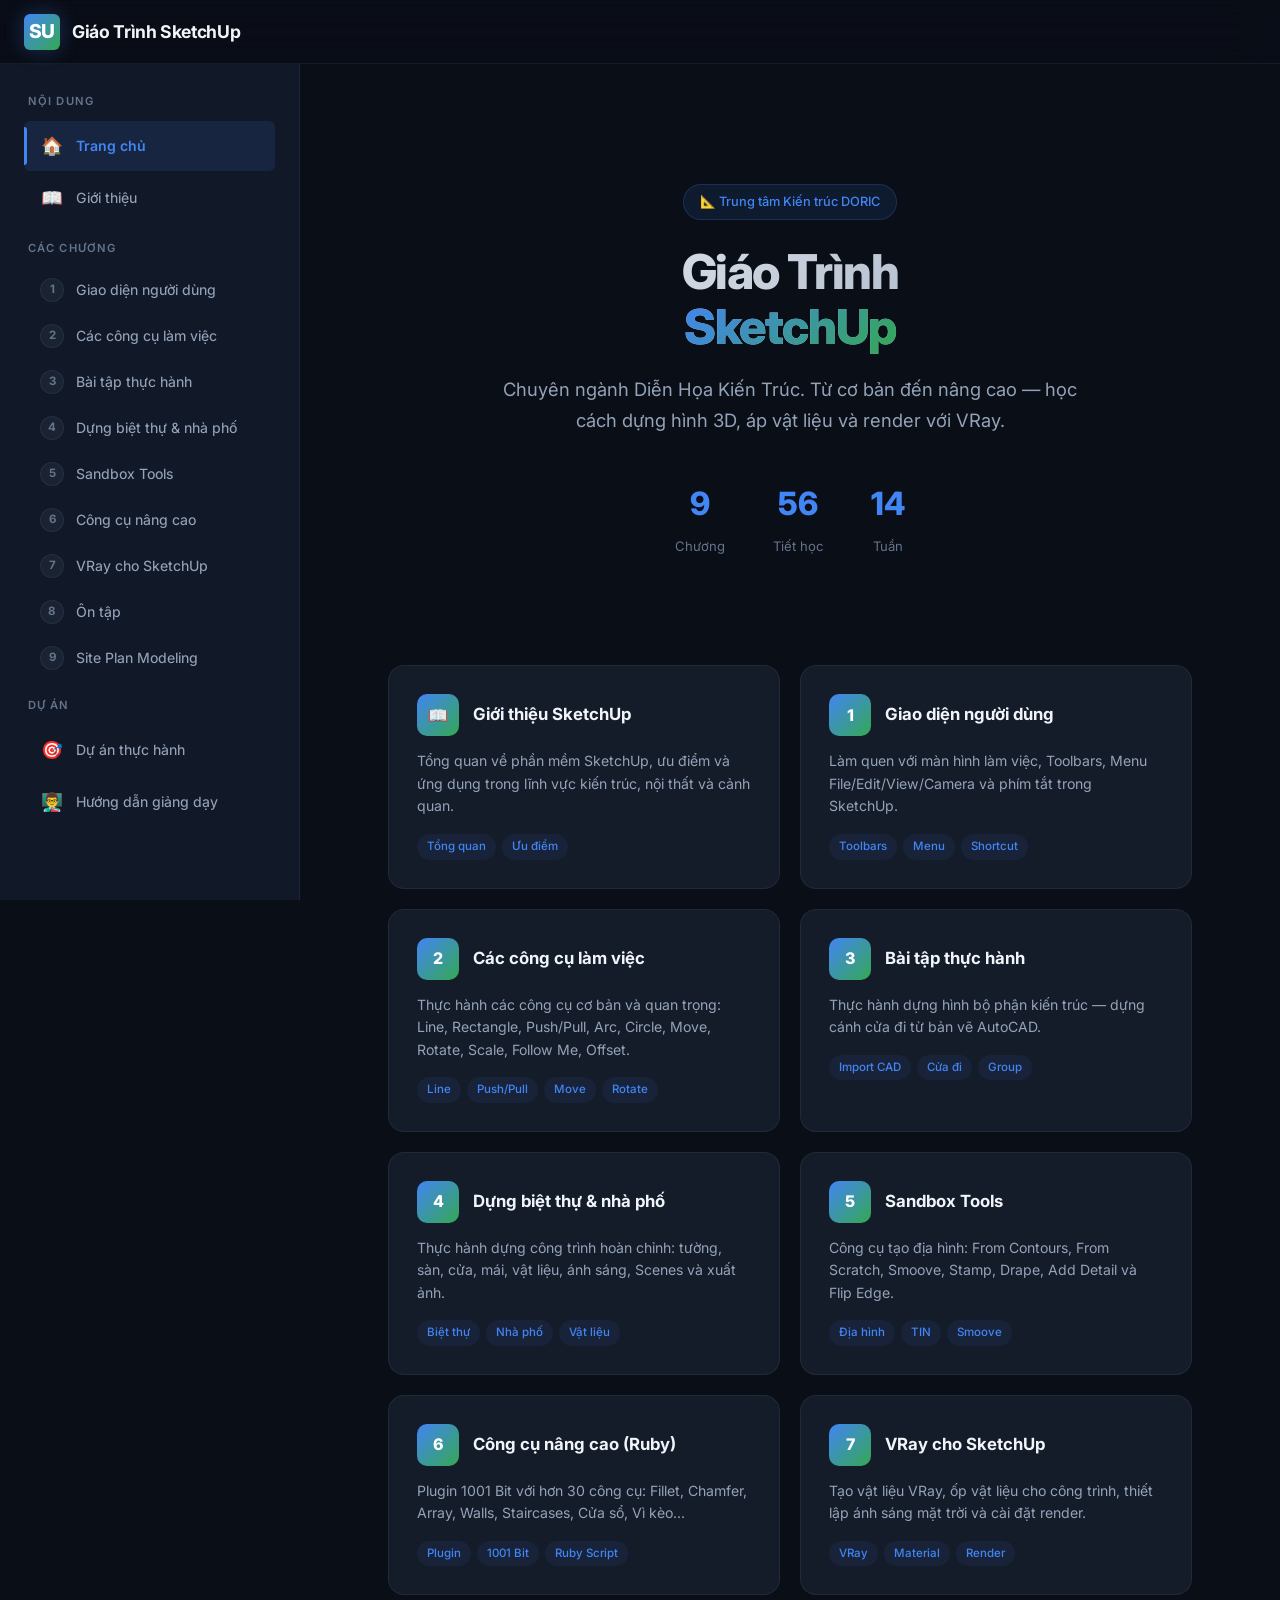
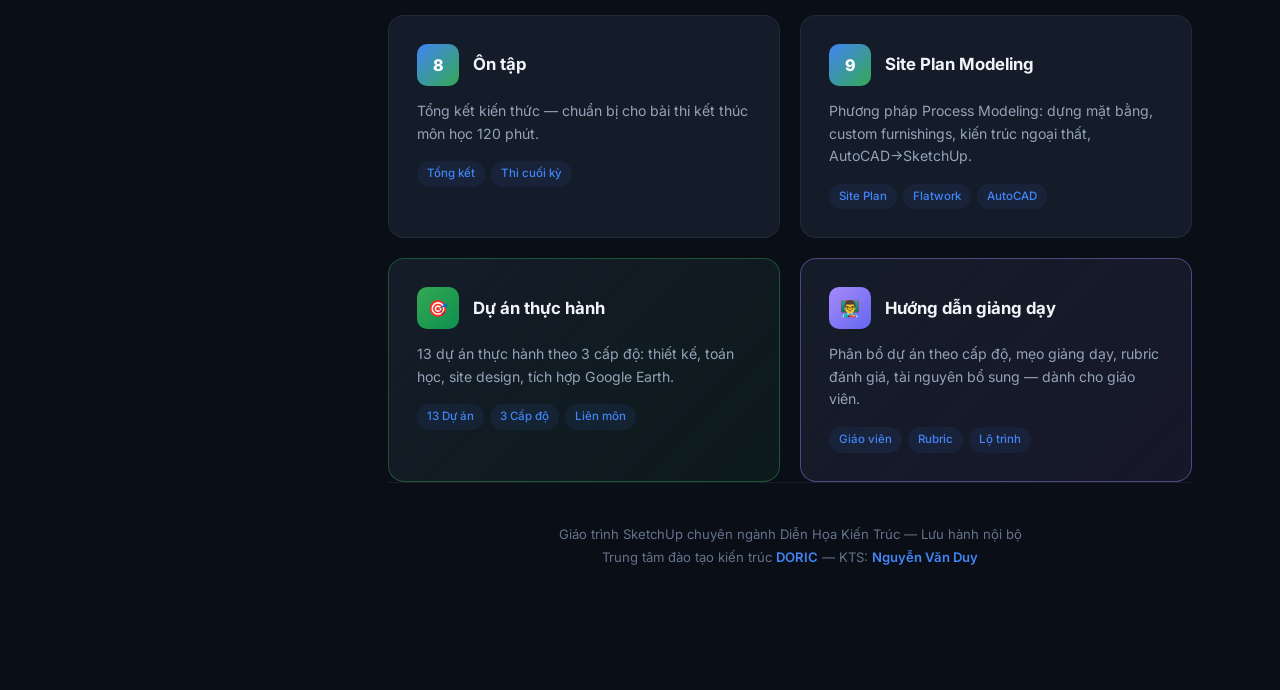
<file: index.html>
<!DOCTYPE html>
<html lang="vi">
<head>
  <meta charset="UTF-8">
  <meta name="viewport" content="width=device-width, initial-scale=1.0">
  <meta name="description" content="Giáo trình SketchUp chuyên ngành Diễn Họa Kiến Trúc - Trung tâm đào tạo kiến trúc DORIC">
  <title>Giáo Trình SketchUp - Diễn Họa Kiến Trúc</title>
  <link rel="stylesheet" href="styles.css">
</head>
<body>
  <!-- Reading Progress -->
  <div class="reading-progress" id="reading-progress"></div>

  <!-- Header -->
  <header class="header">
    <a href="index.html" class="header__brand">
      <div class="header__logo">SU</div>
      Giáo Trình SketchUp
    </a>
    <button class="header__toggle" id="sidebar-toggle">☰</button>
  </header>

  <!-- Sidebar Overlay -->
  <div class="sidebar-overlay" id="sidebar-overlay"></div>

  <!-- Sidebar -->
  <aside class="sidebar" id="sidebar">
    <div class="sidebar__section">
      <div class="sidebar__label">Nội dung</div>
      <ul class="sidebar__nav">
        <li>
          <a href="index.html" class="sidebar__link active">
            <span class="sidebar__icon">🏠</span>
            Trang chủ
          </a>
        </li>
        <li>
          <a href="chapters/gioi-thieu.html" class="sidebar__link">
            <span class="sidebar__icon">📖</span>
            Giới thiệu
          </a>
        </li>
      </ul>
    </div>
    <div class="sidebar__section">
      <div class="sidebar__label">Các Chương</div>
      <ul class="sidebar__nav">
        <li>
          <a href="chapters/chuong1.html" class="sidebar__link">
            <span class="sidebar__chapter-num">1</span>
            Giao diện người dùng
          </a>
        </li>
        <li>
          <a href="chapters/chuong2.html" class="sidebar__link">
            <span class="sidebar__chapter-num">2</span>
            Các công cụ làm việc
          </a>
        </li>
        <li>
          <a href="chapters/chuong3.html" class="sidebar__link">
            <span class="sidebar__chapter-num">3</span>
            Bài tập thực hành
          </a>
        </li>
        <li>
          <a href="chapters/chuong4.html" class="sidebar__link">
            <span class="sidebar__chapter-num">4</span>
            Dựng biệt thự & nhà phố
          </a>
        </li>
        <li>
          <a href="chapters/chuong5.html" class="sidebar__link">
            <span class="sidebar__chapter-num">5</span>
            Sandbox Tools
          </a>
        </li>
        <li>
          <a href="chapters/chuong6.html" class="sidebar__link">
            <span class="sidebar__chapter-num">6</span>
            Công cụ nâng cao
          </a>
        </li>
        <li>
          <a href="chapters/chuong7.html" class="sidebar__link">
            <span class="sidebar__chapter-num">7</span>
            VRay cho SketchUp
          </a>
        </li>
        <li>
          <a href="chapters/chuong8.html" class="sidebar__link">
            <span class="sidebar__chapter-num">8</span>
            Ôn tập
          </a>
        </li>
        <li>
          <a href="chapters/chuong9.html" class="sidebar__link">
            <span class="sidebar__chapter-num">9</span>
            Site Plan Modeling
          </a>
        </li>
      </ul>
    </div>
    <div class="sidebar__section">
      <div class="sidebar__label">Dự án</div>
      <ul class="sidebar__nav">
        <li>
          <a href="chapters/du-an-thuc-hanh.html" class="sidebar__link">
            <span class="sidebar__icon">🎯</span>
            Dự án thực hành
          </a>
        </li>
        <li>
          <a href="chapters/huong-dan-giang-day.html" class="sidebar__link">
            <span class="sidebar__icon">👨‍🏫</span>
            Hướng dẫn giảng dạy
          </a>
        </li>
      </ul>
    </div>
  </aside>

  <!-- Main Content -->
  <main class="main">
    <div class="content">
      <!-- Hero Section -->
      <section class="hero">
        <div class="hero__badge">📐 Trung tâm Kiến trúc DORIC</div>
        <h1 class="hero__title">
          Giáo Trình<br><span>SketchUp</span>
        </h1>
        <p class="hero__subtitle">
          Chuyên ngành Diễn Họa Kiến Trúc. Từ cơ bản đến nâng cao — 
          học cách dựng hình 3D, áp vật liệu và render với VRay.
        </p>
        <div class="hero__stats">
          <div class="hero__stat">
            <div class="hero__stat-value">9</div>
            <div class="hero__stat-label">Chương</div>
          </div>
          <div class="hero__stat">
            <div class="hero__stat-value">56</div>
            <div class="hero__stat-label">Tiết học</div>
          </div>
          <div class="hero__stat">
            <div class="hero__stat-value">14</div>
            <div class="hero__stat-label">Tuần</div>
          </div>
        </div>
      </section>

      <!-- Chapter Cards -->
      <section class="chapters-grid">
        <a href="chapters/gioi-thieu.html" class="chapter-card animate-in">
          <div class="chapter-card__header">
            <div class="chapter-card__num">📖</div>
            <div class="chapter-card__title">Giới thiệu SketchUp</div>
          </div>
          <div class="chapter-card__desc">
            Tổng quan về phần mềm SketchUp, ưu điểm và ứng dụng trong lĩnh vực kiến trúc, nội thất và cảnh quan.
          </div>
          <div class="chapter-card__tags">
            <span class="chapter-card__tag">Tổng quan</span>
            <span class="chapter-card__tag">Ưu điểm</span>
          </div>
        </a>

        <a href="chapters/chuong1.html" class="chapter-card animate-in">
          <div class="chapter-card__header">
            <div class="chapter-card__num">1</div>
            <div class="chapter-card__title">Giao diện người dùng</div>
          </div>
          <div class="chapter-card__desc">
            Làm quen với màn hình làm việc, Toolbars, Menu File/Edit/View/Camera và phím tắt trong SketchUp.
          </div>
          <div class="chapter-card__tags">
            <span class="chapter-card__tag">Toolbars</span>
            <span class="chapter-card__tag">Menu</span>
            <span class="chapter-card__tag">Shortcut</span>
          </div>
        </a>

        <a href="chapters/chuong2.html" class="chapter-card animate-in">
          <div class="chapter-card__header">
            <div class="chapter-card__num">2</div>
            <div class="chapter-card__title">Các công cụ làm việc</div>
          </div>
          <div class="chapter-card__desc">
            Thực hành các công cụ cơ bản và quan trọng: Line, Rectangle, Push/Pull, Arc, Circle, Move, Rotate, Scale, Follow Me, Offset.
          </div>
          <div class="chapter-card__tags">
            <span class="chapter-card__tag">Line</span>
            <span class="chapter-card__tag">Push/Pull</span>
            <span class="chapter-card__tag">Move</span>
            <span class="chapter-card__tag">Rotate</span>
          </div>
        </a>

        <a href="chapters/chuong3.html" class="chapter-card animate-in">
          <div class="chapter-card__header">
            <div class="chapter-card__num">3</div>
            <div class="chapter-card__title">Bài tập thực hành</div>
          </div>
          <div class="chapter-card__desc">
            Thực hành dựng hình bộ phận kiến trúc — dựng cánh cửa đi từ bản vẽ AutoCAD.
          </div>
          <div class="chapter-card__tags">
            <span class="chapter-card__tag">Import CAD</span>
            <span class="chapter-card__tag">Cửa đi</span>
            <span class="chapter-card__tag">Group</span>
          </div>
        </a>

        <a href="chapters/chuong4.html" class="chapter-card animate-in">
          <div class="chapter-card__header">
            <div class="chapter-card__num">4</div>
            <div class="chapter-card__title">Dựng biệt thự & nhà phố</div>
          </div>
          <div class="chapter-card__desc">
            Thực hành dựng công trình hoàn chỉnh: tường, sàn, cửa, mái, vật liệu, ánh sáng, Scenes và xuất ảnh.
          </div>
          <div class="chapter-card__tags">
            <span class="chapter-card__tag">Biệt thự</span>
            <span class="chapter-card__tag">Nhà phố</span>
            <span class="chapter-card__tag">Vật liệu</span>
          </div>
        </a>

        <a href="chapters/chuong5.html" class="chapter-card animate-in">
          <div class="chapter-card__header">
            <div class="chapter-card__num">5</div>
            <div class="chapter-card__title">Sandbox Tools</div>
          </div>
          <div class="chapter-card__desc">
            Công cụ tạo địa hình: From Contours, From Scratch, Smoove, Stamp, Drape, Add Detail và Flip Edge.
          </div>
          <div class="chapter-card__tags">
            <span class="chapter-card__tag">Địa hình</span>
            <span class="chapter-card__tag">TIN</span>
            <span class="chapter-card__tag">Smoove</span>
          </div>
        </a>

        <a href="chapters/chuong6.html" class="chapter-card animate-in">
          <div class="chapter-card__header">
            <div class="chapter-card__num">6</div>
            <div class="chapter-card__title">Công cụ nâng cao (Ruby)</div>
          </div>
          <div class="chapter-card__desc">
            Plugin 1001 Bit với hơn 30 công cụ: Fillet, Chamfer, Array, Walls, Staircases, Cửa sổ, Vì kèo...
          </div>
          <div class="chapter-card__tags">
            <span class="chapter-card__tag">Plugin</span>
            <span class="chapter-card__tag">1001 Bit</span>
            <span class="chapter-card__tag">Ruby Script</span>
          </div>
        </a>

        <a href="chapters/chuong7.html" class="chapter-card animate-in">
          <div class="chapter-card__header">
            <div class="chapter-card__num">7</div>
            <div class="chapter-card__title">VRay cho SketchUp</div>
          </div>
          <div class="chapter-card__desc">
            Tạo vật liệu VRay, ốp vật liệu cho công trình, thiết lập ánh sáng mặt trời và cài đặt render.
          </div>
          <div class="chapter-card__tags">
            <span class="chapter-card__tag">VRay</span>
            <span class="chapter-card__tag">Material</span>
            <span class="chapter-card__tag">Render</span>
          </div>
        </a>

        <a href="chapters/chuong8.html" class="chapter-card animate-in">
          <div class="chapter-card__header">
            <div class="chapter-card__num">8</div>
            <div class="chapter-card__title">Ôn tập</div>
          </div>
          <div class="chapter-card__desc">
            Tổng kết kiến thức — chuẩn bị cho bài thi kết thúc môn học 120 phút.
          </div>
          <div class="chapter-card__tags">
            <span class="chapter-card__tag">Tổng kết</span>
            <span class="chapter-card__tag">Thi cuối kỳ</span>
          </div>
        </a>

        <a href="chapters/chuong9.html" class="chapter-card animate-in">
          <div class="chapter-card__header">
            <div class="chapter-card__num">9</div>
            <div class="chapter-card__title">Site Plan Modeling</div>
          </div>
          <div class="chapter-card__desc">
            Phương pháp Process Modeling: dựng mặt bằng, custom furnishings, kiến trúc ngoại thất, AutoCAD→SketchUp.
          </div>
          <div class="chapter-card__tags">
            <span class="chapter-card__tag">Site Plan</span>
            <span class="chapter-card__tag">Flatwork</span>
            <span class="chapter-card__tag">AutoCAD</span>
          </div>
        </a>

        <a href="chapters/du-an-thuc-hanh.html" class="chapter-card animate-in" style="border-color: rgba(52,168,83,0.4); background: linear-gradient(135deg, var(--bg-card), rgba(52,168,83,0.08));">
          <div class="chapter-card__header">
            <div class="chapter-card__num" style="background: linear-gradient(135deg, #34a853, #0d904f);">🎯</div>
            <div class="chapter-card__title">Dự án thực hành</div>
          </div>
          <div class="chapter-card__desc">
            13 dự án thực hành theo 3 cấp độ: thiết kế, toán học, site design, tích hợp Google Earth.
          </div>
          <div class="chapter-card__tags">
            <span class="chapter-card__tag">13 Dự án</span>
            <span class="chapter-card__tag">3 Cấp độ</span>
            <span class="chapter-card__tag">Liên môn</span>
          </div>
        </a>

        <a href="chapters/huong-dan-giang-day.html" class="chapter-card animate-in" style="border-color: rgba(167,139,250,0.4); background: linear-gradient(135deg, var(--bg-card), rgba(167,139,250,0.08));">
          <div class="chapter-card__header">
            <div class="chapter-card__num" style="background: linear-gradient(135deg, #a78bfa, #6366f1);">👨‍🏫</div>
            <div class="chapter-card__title">Hướng dẫn giảng dạy</div>
          </div>
          <div class="chapter-card__desc">
            Phân bổ dự án theo cấp độ, mẹo giảng dạy, rubric đánh giá, tài nguyên bổ sung — dành cho giáo viên.
          </div>
          <div class="chapter-card__tags">
            <span class="chapter-card__tag">Giáo viên</span>
            <span class="chapter-card__tag">Rubric</span>
            <span class="chapter-card__tag">Lộ trình</span>
          </div>
        </a>
      </section>

      <!-- Footer -->
      <footer class="footer">
        <p class="footer__text">
          Giáo trình SketchUp chuyên ngành Diễn Họa Kiến Trúc — Lưu hành nội bộ<br>
          Trung tâm đào tạo kiến trúc <span class="footer__author">DORIC</span> — 
          KTS: <span class="footer__author">Nguyễn Văn Duy</span>
        </p>
      </footer>
    </div>
  </main>

  <script src="script.js"></script>
</body>
</html>
</file>
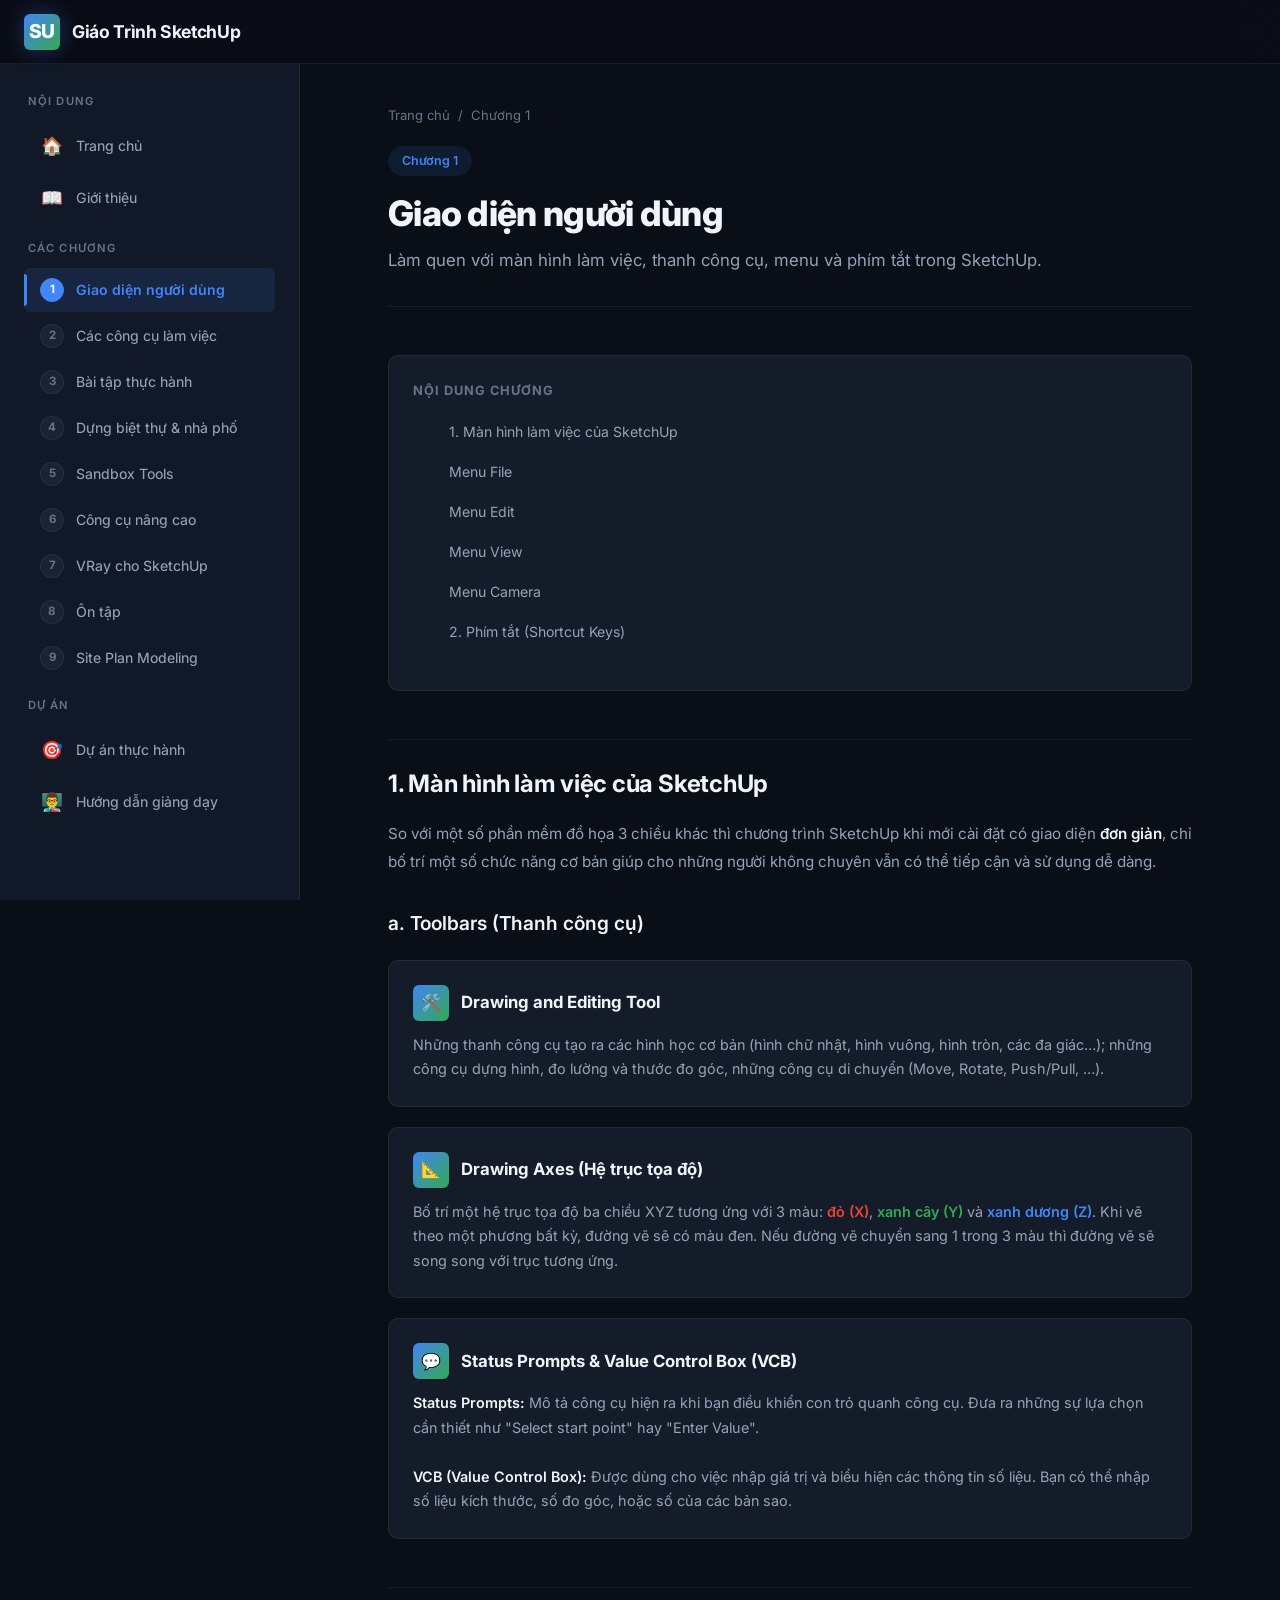
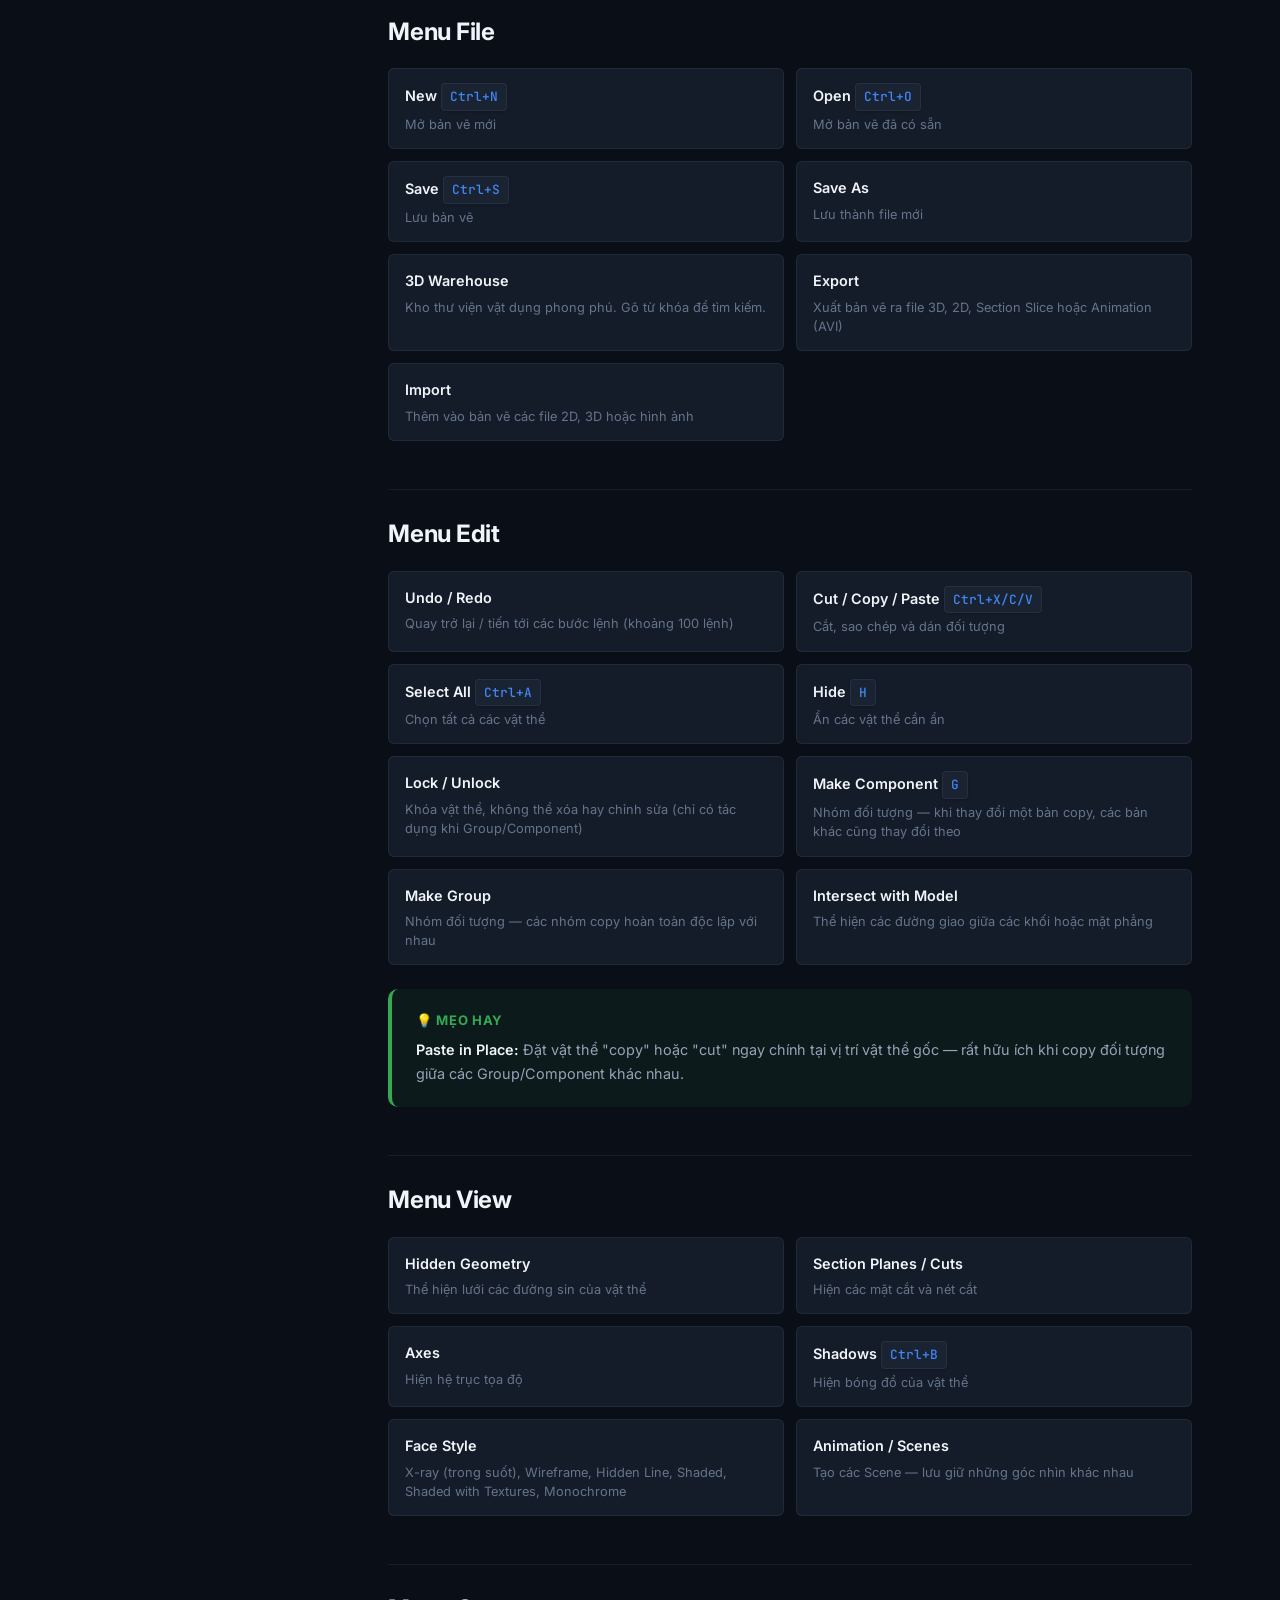
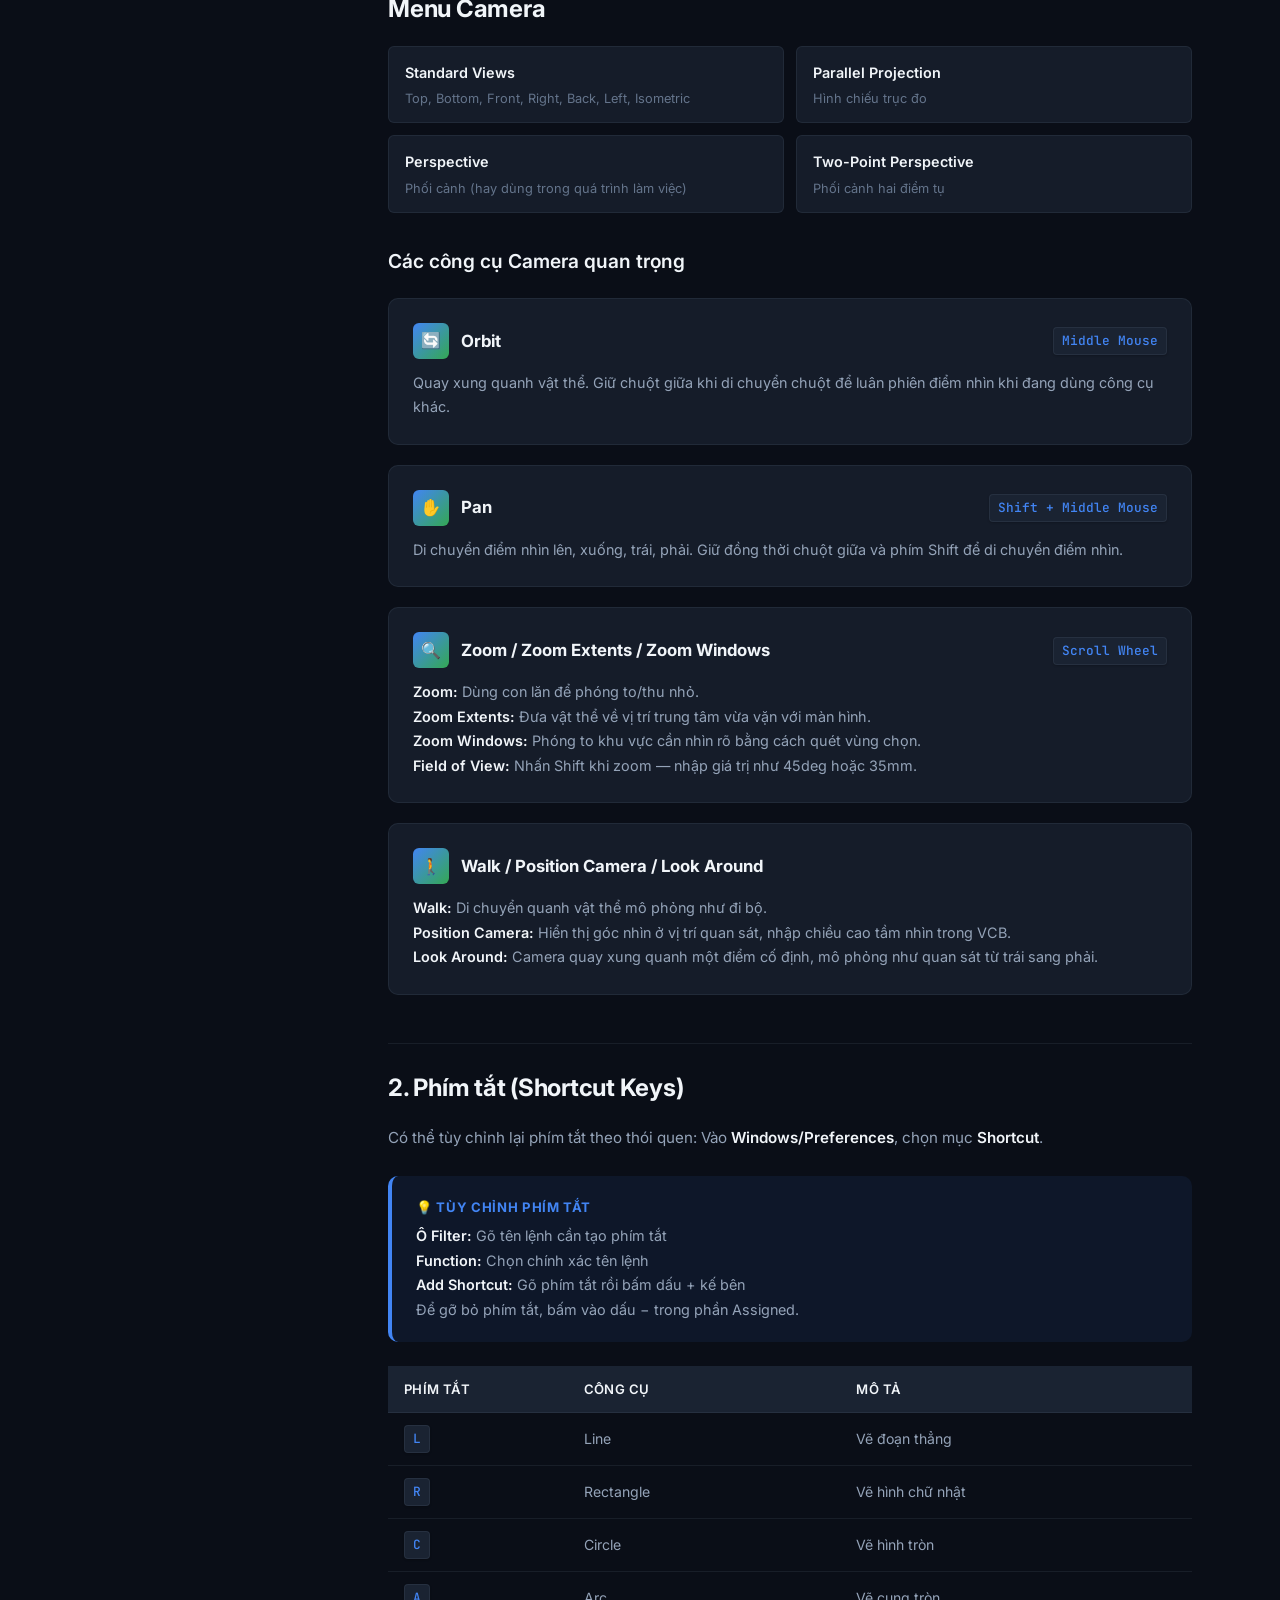
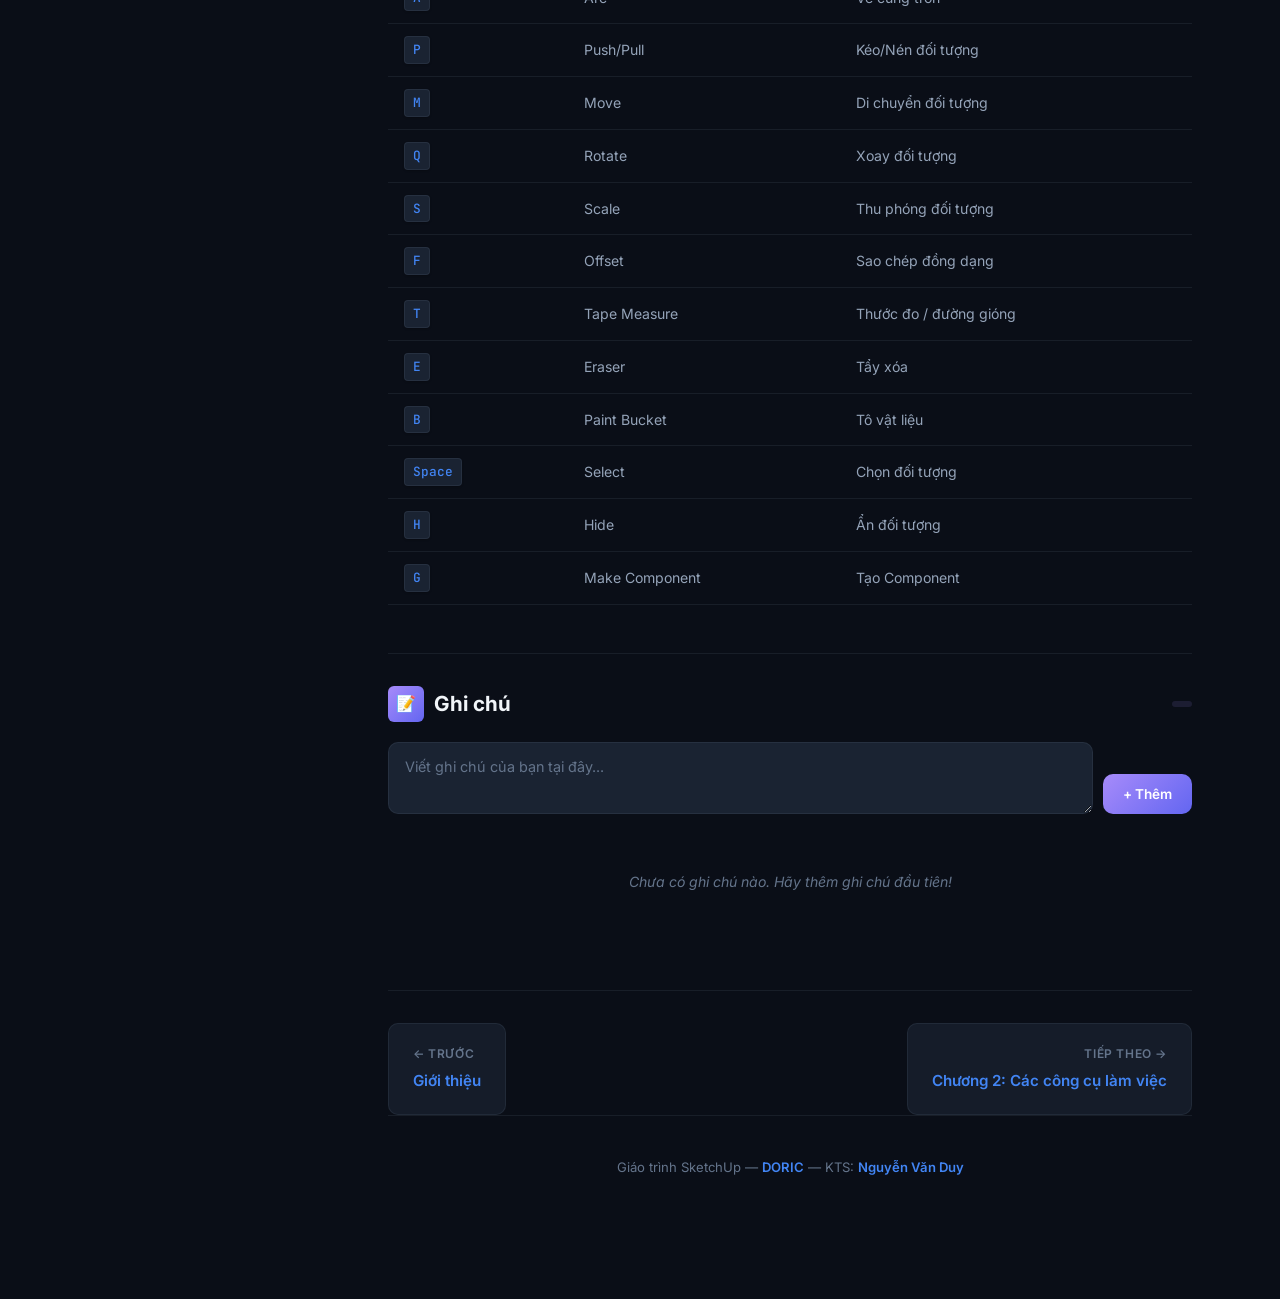
<file: chapters/chuong1.html>
<!DOCTYPE html>
<html lang="vi">
<head>
  <meta charset="UTF-8">
  <meta name="viewport" content="width=device-width, initial-scale=1.0">
  <meta name="description" content="Chương 1: Giao diện người dùng SketchUp - Toolbars, Menu, Shortcut Keys">
  <title>Chương 1: Giao diện người dùng | Giáo Trình SketchUp</title>
  <link rel="stylesheet" href="../styles.css">
</head>
<body>
  <div class="reading-progress" id="reading-progress"></div>
  <header class="header">
    <a href="../index.html" class="header__brand"><div class="header__logo">SU</div>Giáo Trình SketchUp</a>
    <button class="header__toggle" id="sidebar-toggle">☰</button>
  </header>
  <div class="sidebar-overlay" id="sidebar-overlay"></div>
  <aside class="sidebar" id="sidebar">
    <div class="sidebar__section">
      <div class="sidebar__label">Nội dung</div>
      <ul class="sidebar__nav">
        <li><a href="../index.html" class="sidebar__link"><span class="sidebar__icon">🏠</span>Trang chủ</a></li>
        <li><a href="gioi-thieu.html" class="sidebar__link"><span class="sidebar__icon">📖</span>Giới thiệu</a></li>
      </ul>
    </div>
    <div class="sidebar__section">
      <div class="sidebar__label">Các Chương</div>
      <ul class="sidebar__nav">
        <li><a href="chuong1.html" class="sidebar__link active"><span class="sidebar__chapter-num">1</span>Giao diện người dùng</a></li>
        <li><a href="chuong2.html" class="sidebar__link"><span class="sidebar__chapter-num">2</span>Các công cụ làm việc</a></li>
        <li><a href="chuong3.html" class="sidebar__link"><span class="sidebar__chapter-num">3</span>Bài tập thực hành</a></li>
        <li><a href="chuong4.html" class="sidebar__link"><span class="sidebar__chapter-num">4</span>Dựng biệt thự & nhà phố</a></li>
        <li><a href="chuong5.html" class="sidebar__link"><span class="sidebar__chapter-num">5</span>Sandbox Tools</a></li>
        <li><a href="chuong6.html" class="sidebar__link"><span class="sidebar__chapter-num">6</span>Công cụ nâng cao</a></li>
        <li><a href="chuong7.html" class="sidebar__link"><span class="sidebar__chapter-num">7</span>VRay cho SketchUp</a></li>
        <li><a href="chuong8.html" class="sidebar__link"><span class="sidebar__chapter-num">8</span>Ôn tập</a></li>
        <li><a href="chuong9.html" class="sidebar__link"><span class="sidebar__chapter-num">9</span>Site Plan Modeling</a></li>
      </ul>
    </div>
    <div class="sidebar__section">
      <div class="sidebar__label">Dự án</div>
      <ul class="sidebar__nav">
        <li><a href="du-an-thuc-hanh.html" class="sidebar__link"><span class="sidebar__icon">🎯</span>Dự án thực hành</a></li><li><a href="huong-dan-giang-day.html" class="sidebar__link"><span class="sidebar__icon">👨‍🏫</span>Hướng dẫn giảng dạy</a></li>
      </ul>
    </div>
  </aside>

  <main class="main">
    <div class="content">
      <div class="chapter-header">
        <div class="chapter-header__breadcrumb">
          <a href="../index.html">Trang chủ</a> <span>/</span> <span>Chương 1</span>
        </div>
        <div class="chapter-header__num">Chương 1</div>
        <h1 class="chapter-header__title">Giao diện người dùng</h1>
        <p class="chapter-header__desc">Làm quen với màn hình làm việc, thanh công cụ, menu và phím tắt trong SketchUp.</p>
      </div>

      <div class="chapter-content">
        <!-- TOC -->
        <div class="toc">
          <div class="toc__title">Nội dung chương</div>
          <ul class="toc__list">
            <li><a href="#man-hinh">1. Màn hình làm việc của SketchUp</a></li>
            <li><a href="#menu-file">Menu File</a></li>
            <li><a href="#menu-edit">Menu Edit</a></li>
            <li><a href="#menu-view">Menu View</a></li>
            <li><a href="#menu-camera">Menu Camera</a></li>
            <li><a href="#shortcut">2. Phím tắt (Shortcut Keys)</a></li>
          </ul>
        </div>

        <h2 id="man-hinh">1. Màn hình làm việc của SketchUp</h2>
        <p>
          So với một số phần mềm đồ họa 3 chiều khác thì chương trình SketchUp khi mới cài đặt 
          có giao diện <strong>đơn giản</strong>, chỉ bố trí một số chức năng cơ bản giúp cho những 
          người không chuyên vẫn có thể tiếp cận và sử dụng dễ dàng.
        </p>

        <h3>a. Toolbars (Thanh công cụ)</h3>
        
        <div class="tool-card">
          <div class="tool-card__header">
            <div class="tool-card__icon">🛠️</div>
            <div class="tool-card__name">Drawing and Editing Tool</div>
          </div>
          <div class="tool-card__body">
            Những thanh công cụ tạo ra các hình học cơ bản (hình chữ nhật, hình vuông, hình tròn, các đa giác…); 
            những công cụ dựng hình, đo lường và thước đo góc, những công cụ di chuyển (Move, Rotate, Push/Pull, …).
          </div>
        </div>

        <div class="tool-card">
          <div class="tool-card__header">
            <div class="tool-card__icon">📐</div>
            <div class="tool-card__name">Drawing Axes (Hệ trục tọa độ)</div>
          </div>
          <div class="tool-card__body">
            Bố trí một hệ trục tọa độ ba chiều XYZ tương ứng với 3 màu: 
            <strong style="color:#ea4335;">đỏ (X)</strong>, 
            <strong style="color:#34a853;">xanh cây (Y)</strong> và 
            <strong style="color:#4285f4;">xanh dương (Z)</strong>. 
            Khi vẽ theo một phương bất kỳ, đường vẽ sẽ có màu đen. 
            Nếu đường vẽ chuyển sang 1 trong 3 màu thì đường vẽ sẽ song song với trục tương ứng.
          </div>
        </div>

        <div class="tool-card">
          <div class="tool-card__header">
            <div class="tool-card__icon">💬</div>
            <div class="tool-card__name">Status Prompts & Value Control Box (VCB)</div>
          </div>
          <div class="tool-card__body">
            <strong>Status Prompts:</strong> Mô tả công cụ hiện ra khi bạn điều khiển con trỏ quanh công cụ. 
            Đưa ra những sự lựa chọn cần thiết như "Select start point" hay "Enter Value".<br><br>
            <strong>VCB (Value Control Box):</strong> Được dùng cho việc nhập giá trị và biểu hiện các thông tin số liệu. 
            Bạn có thể nhập số liệu kích thước, số đo góc, hoặc số của các bản sao.
          </div>
        </div>

        <h2 id="menu-file">Menu File</h2>
        <div class="menu-grid">
          <div class="menu-item">
            <div class="menu-item__name">New <span class="key">Ctrl+N</span></div>
            <div class="menu-item__desc">Mở bản vẽ mới</div>
          </div>
          <div class="menu-item">
            <div class="menu-item__name">Open <span class="key">Ctrl+O</span></div>
            <div class="menu-item__desc">Mở bản vẽ đã có sẵn</div>
          </div>
          <div class="menu-item">
            <div class="menu-item__name">Save <span class="key">Ctrl+S</span></div>
            <div class="menu-item__desc">Lưu bản vẽ</div>
          </div>
          <div class="menu-item">
            <div class="menu-item__name">Save As</div>
            <div class="menu-item__desc">Lưu thành file mới</div>
          </div>
          <div class="menu-item">
            <div class="menu-item__name">3D Warehouse</div>
            <div class="menu-item__desc">Kho thư viện vật dụng phong phú. Gõ từ khóa để tìm kiếm.</div>
          </div>
          <div class="menu-item">
            <div class="menu-item__name">Export</div>
            <div class="menu-item__desc">Xuất bản vẽ ra file 3D, 2D, Section Slice hoặc Animation (AVI)</div>
          </div>
          <div class="menu-item">
            <div class="menu-item__name">Import</div>
            <div class="menu-item__desc">Thêm vào bản vẽ các file 2D, 3D hoặc hình ảnh</div>
          </div>
        </div>

        <h2 id="menu-edit">Menu Edit</h2>
        <div class="menu-grid">
          <div class="menu-item">
            <div class="menu-item__name">Undo / Redo</div>
            <div class="menu-item__desc">Quay trở lại / tiến tới các bước lệnh (khoảng 100 lệnh)</div>
          </div>
          <div class="menu-item">
            <div class="menu-item__name">Cut / Copy / Paste <span class="key">Ctrl+X/C/V</span></div>
            <div class="menu-item__desc">Cắt, sao chép và dán đối tượng</div>
          </div>
          <div class="menu-item">
            <div class="menu-item__name">Select All <span class="key">Ctrl+A</span></div>
            <div class="menu-item__desc">Chọn tất cả các vật thể</div>
          </div>
          <div class="menu-item">
            <div class="menu-item__name">Hide <span class="key">H</span></div>
            <div class="menu-item__desc">Ẩn các vật thể cần ẩn</div>
          </div>
          <div class="menu-item">
            <div class="menu-item__name">Lock / Unlock</div>
            <div class="menu-item__desc">Khóa vật thể, không thể xóa hay chỉnh sửa (chỉ có tác dụng khi Group/Component)</div>
          </div>
          <div class="menu-item">
            <div class="menu-item__name">Make Component <span class="key">G</span></div>
            <div class="menu-item__desc">Nhóm đối tượng — khi thay đổi một bản copy, các bản khác cũng thay đổi theo</div>
          </div>
          <div class="menu-item">
            <div class="menu-item__name">Make Group</div>
            <div class="menu-item__desc">Nhóm đối tượng — các nhóm copy hoàn toàn độc lập với nhau</div>
          </div>
          <div class="menu-item">
            <div class="menu-item__name">Intersect with Model</div>
            <div class="menu-item__desc">Thể hiện các đường giao giữa các khối hoặc mặt phẳng</div>
          </div>
        </div>

        <div class="info-box info-box--tip">
          <div class="info-box__title">💡 Mẹo hay</div>
          <div class="info-box__content">
            <strong>Paste in Place:</strong> Đặt vật thể "copy" hoặc "cut" ngay chính tại vị trí vật thể gốc —  
            rất hữu ích khi copy đối tượng giữa các Group/Component khác nhau.
          </div>
        </div>

        <h2 id="menu-view">Menu View</h2>
        <div class="menu-grid">
          <div class="menu-item">
            <div class="menu-item__name">Hidden Geometry</div>
            <div class="menu-item__desc">Thể hiện lưới các đường sin của vật thể</div>
          </div>
          <div class="menu-item">
            <div class="menu-item__name">Section Planes / Cuts</div>
            <div class="menu-item__desc">Hiện các mặt cắt và nét cắt</div>
          </div>
          <div class="menu-item">
            <div class="menu-item__name">Axes</div>
            <div class="menu-item__desc">Hiện hệ trục tọa độ</div>
          </div>
          <div class="menu-item">
            <div class="menu-item__name">Shadows <span class="key">Ctrl+B</span></div>
            <div class="menu-item__desc">Hiện bóng đổ của vật thể</div>
          </div>
          <div class="menu-item">
            <div class="menu-item__name">Face Style</div>
            <div class="menu-item__desc">X-ray (trong suốt), Wireframe, Hidden Line, Shaded, Shaded with Textures, Monochrome</div>
          </div>
          <div class="menu-item">
            <div class="menu-item__name">Animation / Scenes</div>
            <div class="menu-item__desc">Tạo các Scene — lưu giữ những góc nhìn khác nhau</div>
          </div>
        </div>

        <h2 id="menu-camera">Menu Camera</h2>
        <div class="menu-grid">
          <div class="menu-item">
            <div class="menu-item__name">Standard Views</div>
            <div class="menu-item__desc">Top, Bottom, Front, Right, Back, Left, Isometric</div>
          </div>
          <div class="menu-item">
            <div class="menu-item__name">Parallel Projection</div>
            <div class="menu-item__desc">Hình chiếu trục đo</div>
          </div>
          <div class="menu-item">
            <div class="menu-item__name">Perspective</div>
            <div class="menu-item__desc">Phối cảnh (hay dùng trong quá trình làm việc)</div>
          </div>
          <div class="menu-item">
            <div class="menu-item__name">Two-Point Perspective</div>
            <div class="menu-item__desc">Phối cảnh hai điểm tụ</div>
          </div>
        </div>

        <h3>Các công cụ Camera quan trọng</h3>
        <div class="tool-card">
          <div class="tool-card__header">
            <div class="tool-card__icon">🔄</div>
            <div class="tool-card__name">Orbit</div>
            <div class="tool-card__shortcut"><span class="key">Middle Mouse</span></div>
          </div>
          <div class="tool-card__body">
            Quay xung quanh vật thể. Giữ chuột giữa khi di chuyển chuột để luân phiên điểm nhìn khi đang dùng công cụ khác.
          </div>
        </div>

        <div class="tool-card">
          <div class="tool-card__header">
            <div class="tool-card__icon">✋</div>
            <div class="tool-card__name">Pan</div>
            <div class="tool-card__shortcut"><span class="key">Shift + Middle Mouse</span></div>
          </div>
          <div class="tool-card__body">
            Di chuyển điểm nhìn lên, xuống, trái, phải. Giữ đồng thời chuột giữa và phím Shift để di chuyển điểm nhìn.
          </div>
        </div>

        <div class="tool-card">
          <div class="tool-card__header">
            <div class="tool-card__icon">🔍</div>
            <div class="tool-card__name">Zoom / Zoom Extents / Zoom Windows</div>
            <div class="tool-card__shortcut"><span class="key">Scroll Wheel</span></div>
          </div>
          <div class="tool-card__body">
            <strong>Zoom:</strong> Dùng con lăn để phóng to/thu nhỏ.<br>
            <strong>Zoom Extents:</strong> Đưa vật thể về vị trí trung tâm vừa vặn với màn hình.<br>
            <strong>Zoom Windows:</strong> Phóng to khu vực cần nhìn rõ bằng cách quét vùng chọn.<br>
            <strong>Field of View:</strong> Nhấn Shift khi zoom — nhập giá trị như 45deg hoặc 35mm.
          </div>
        </div>

        <div class="tool-card">
          <div class="tool-card__header">
            <div class="tool-card__icon">🚶</div>
            <div class="tool-card__name">Walk / Position Camera / Look Around</div>
          </div>
          <div class="tool-card__body">
            <strong>Walk:</strong> Di chuyển quanh vật thể mô phỏng như đi bộ.<br>
            <strong>Position Camera:</strong> Hiển thị góc nhìn ở vị trí quan sát, nhập chiều cao tầm nhìn trong VCB.<br>
            <strong>Look Around:</strong> Camera quay xung quanh một điểm cố định, mô phỏng như quan sát từ trái sang phải.
          </div>
        </div>

        <h2 id="shortcut">2. Phím tắt (Shortcut Keys)</h2>
        <p>
          Có thể tùy chỉnh lại phím tắt theo thói quen: Vào <strong>Windows/Preferences</strong>, chọn mục <strong>Shortcut</strong>.
        </p>

        <div class="info-box info-box--note">
          <div class="info-box__title">💡 Tùy chỉnh phím tắt</div>
          <div class="info-box__content">
            <strong>Ô Filter:</strong> Gõ tên lệnh cần tạo phím tắt<br>
            <strong>Function:</strong> Chọn chính xác tên lệnh<br>
            <strong>Add Shortcut:</strong> Gõ phím tắt rồi bấm dấu + kế bên<br>
            Để gỡ bỏ phím tắt, bấm vào dấu − trong phần Assigned.
          </div>
        </div>

        <table>
          <thead>
            <tr>
              <th>Phím tắt</th>
              <th>Công cụ</th>
              <th>Mô tả</th>
            </tr>
          </thead>
          <tbody>
            <tr><td><span class="key">L</span></td><td>Line</td><td>Vẽ đoạn thẳng</td></tr>
            <tr><td><span class="key">R</span></td><td>Rectangle</td><td>Vẽ hình chữ nhật</td></tr>
            <tr><td><span class="key">C</span></td><td>Circle</td><td>Vẽ hình tròn</td></tr>
            <tr><td><span class="key">A</span></td><td>Arc</td><td>Vẽ cung tròn</td></tr>
            <tr><td><span class="key">P</span></td><td>Push/Pull</td><td>Kéo/Nén đối tượng</td></tr>
            <tr><td><span class="key">M</span></td><td>Move</td><td>Di chuyển đối tượng</td></tr>
            <tr><td><span class="key">Q</span></td><td>Rotate</td><td>Xoay đối tượng</td></tr>
            <tr><td><span class="key">S</span></td><td>Scale</td><td>Thu phóng đối tượng</td></tr>
            <tr><td><span class="key">F</span></td><td>Offset</td><td>Sao chép đồng dạng</td></tr>
            <tr><td><span class="key">T</span></td><td>Tape Measure</td><td>Thước đo / đường gióng</td></tr>
            <tr><td><span class="key">E</span></td><td>Eraser</td><td>Tẩy xóa</td></tr>
            <tr><td><span class="key">B</span></td><td>Paint Bucket</td><td>Tô vật liệu</td></tr>
            <tr><td><span class="key">Space</span></td><td>Select</td><td>Chọn đối tượng</td></tr>
            <tr><td><span class="key">H</span></td><td>Hide</td><td>Ẩn đối tượng</td></tr>
            <tr><td><span class="key">G</span></td><td>Make Component</td><td>Tạo Component</td></tr>
          </tbody>
        </table>
      </div>

      <div class="chapter-nav">
        <a href="gioi-thieu.html" class="chapter-nav__link chapter-nav__link--prev">
          <span class="chapter-nav__label">← Trước</span>
          <span class="chapter-nav__title">Giới thiệu</span>
        </a>
        <a href="chuong2.html" class="chapter-nav__link chapter-nav__link--next">
          <span class="chapter-nav__label">Tiếp theo →</span>
          <span class="chapter-nav__title">Chương 2: Các công cụ làm việc</span>
        </a>
      </div>

      <footer class="footer">
        <p class="footer__text">Giáo trình SketchUp — <span class="footer__author">DORIC</span> — KTS: <span class="footer__author">Nguyễn Văn Duy</span></p>
      </footer>
    </div>
  </main>
  <script src="../script.js"></script>
</body>
</html>
</file>
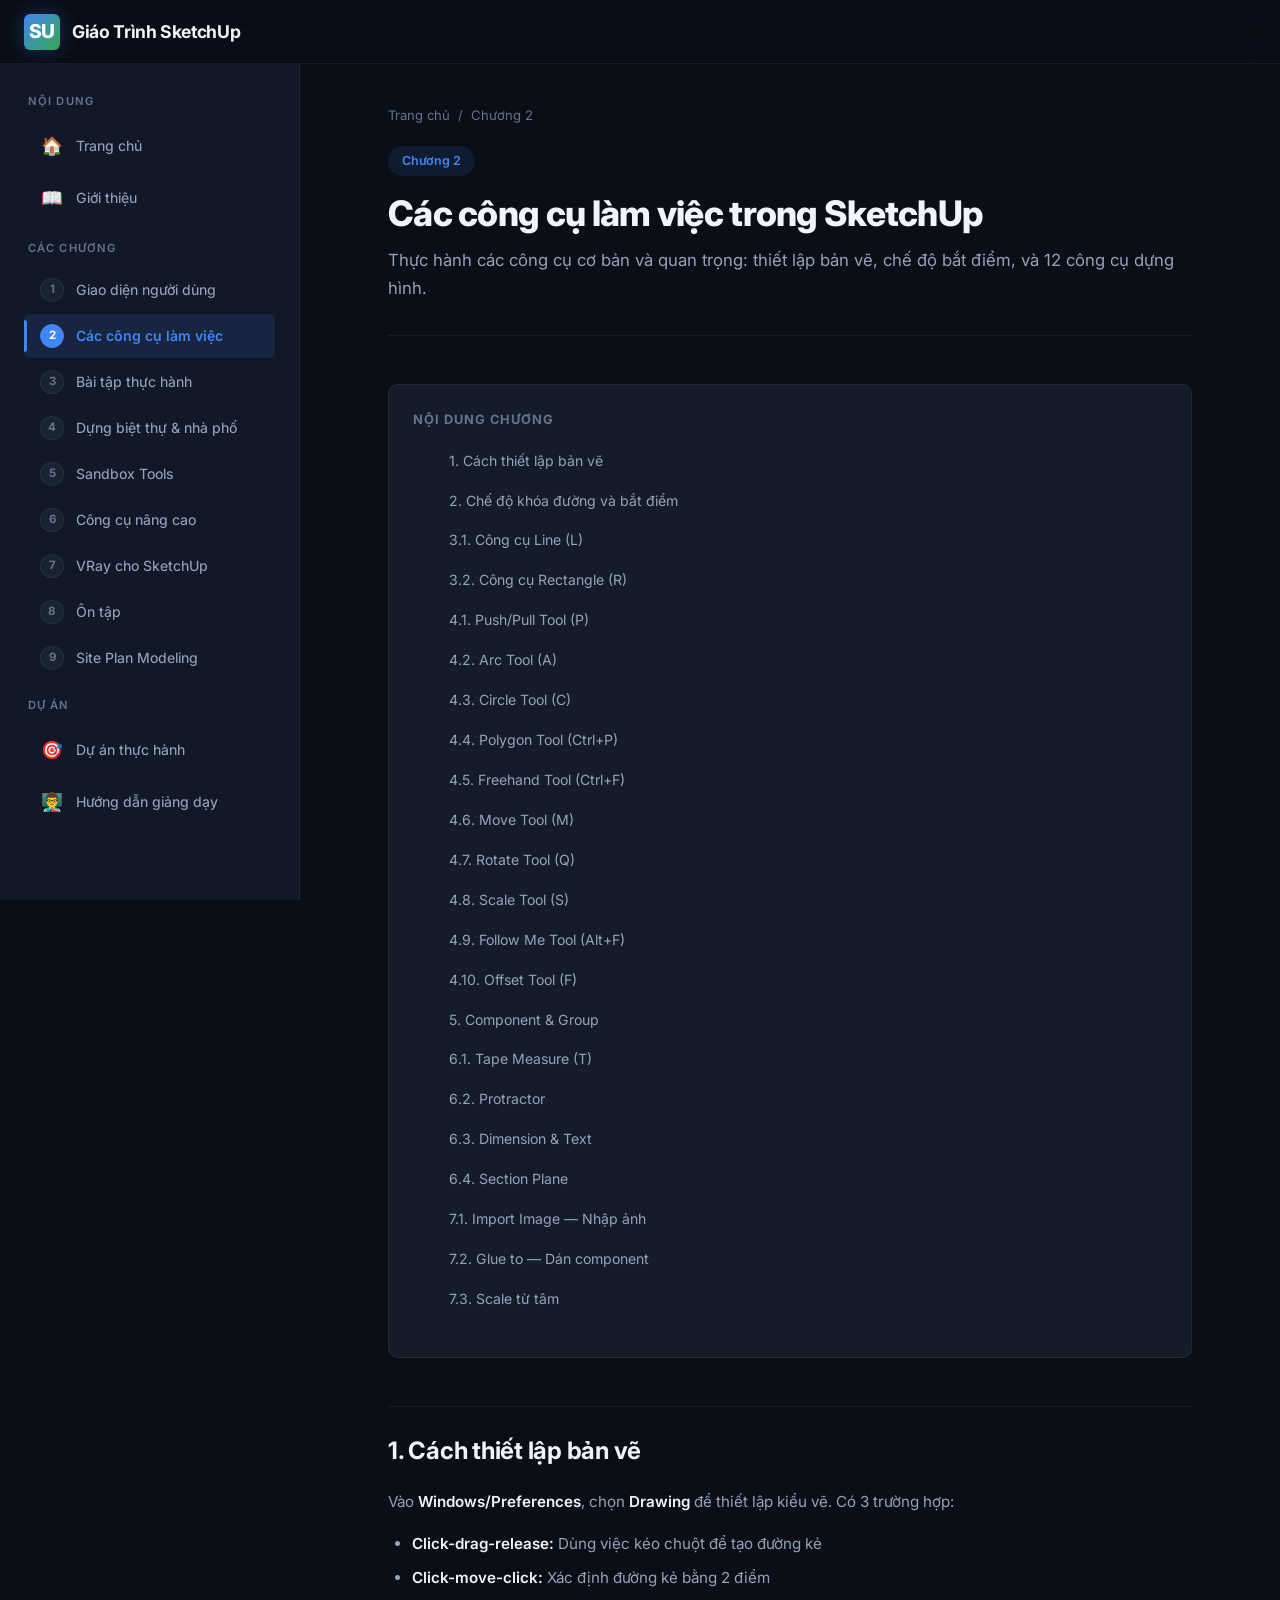
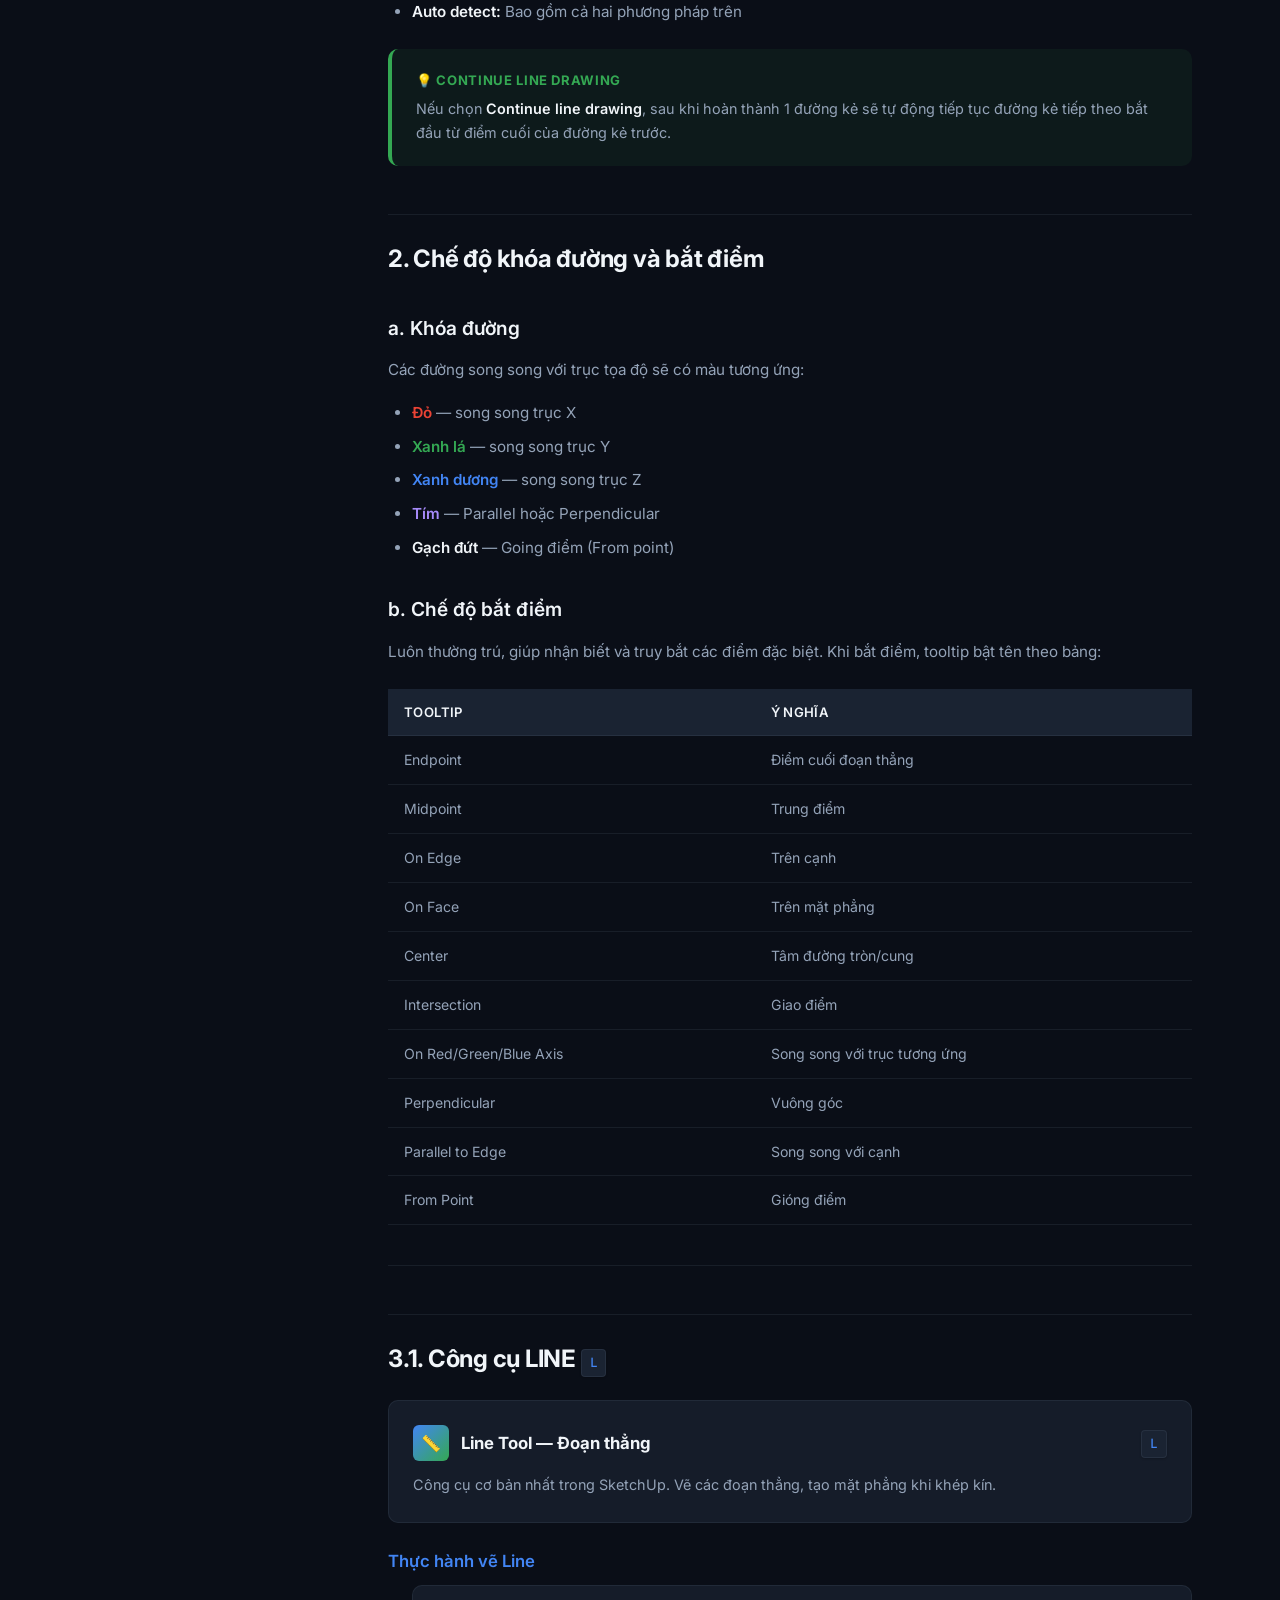
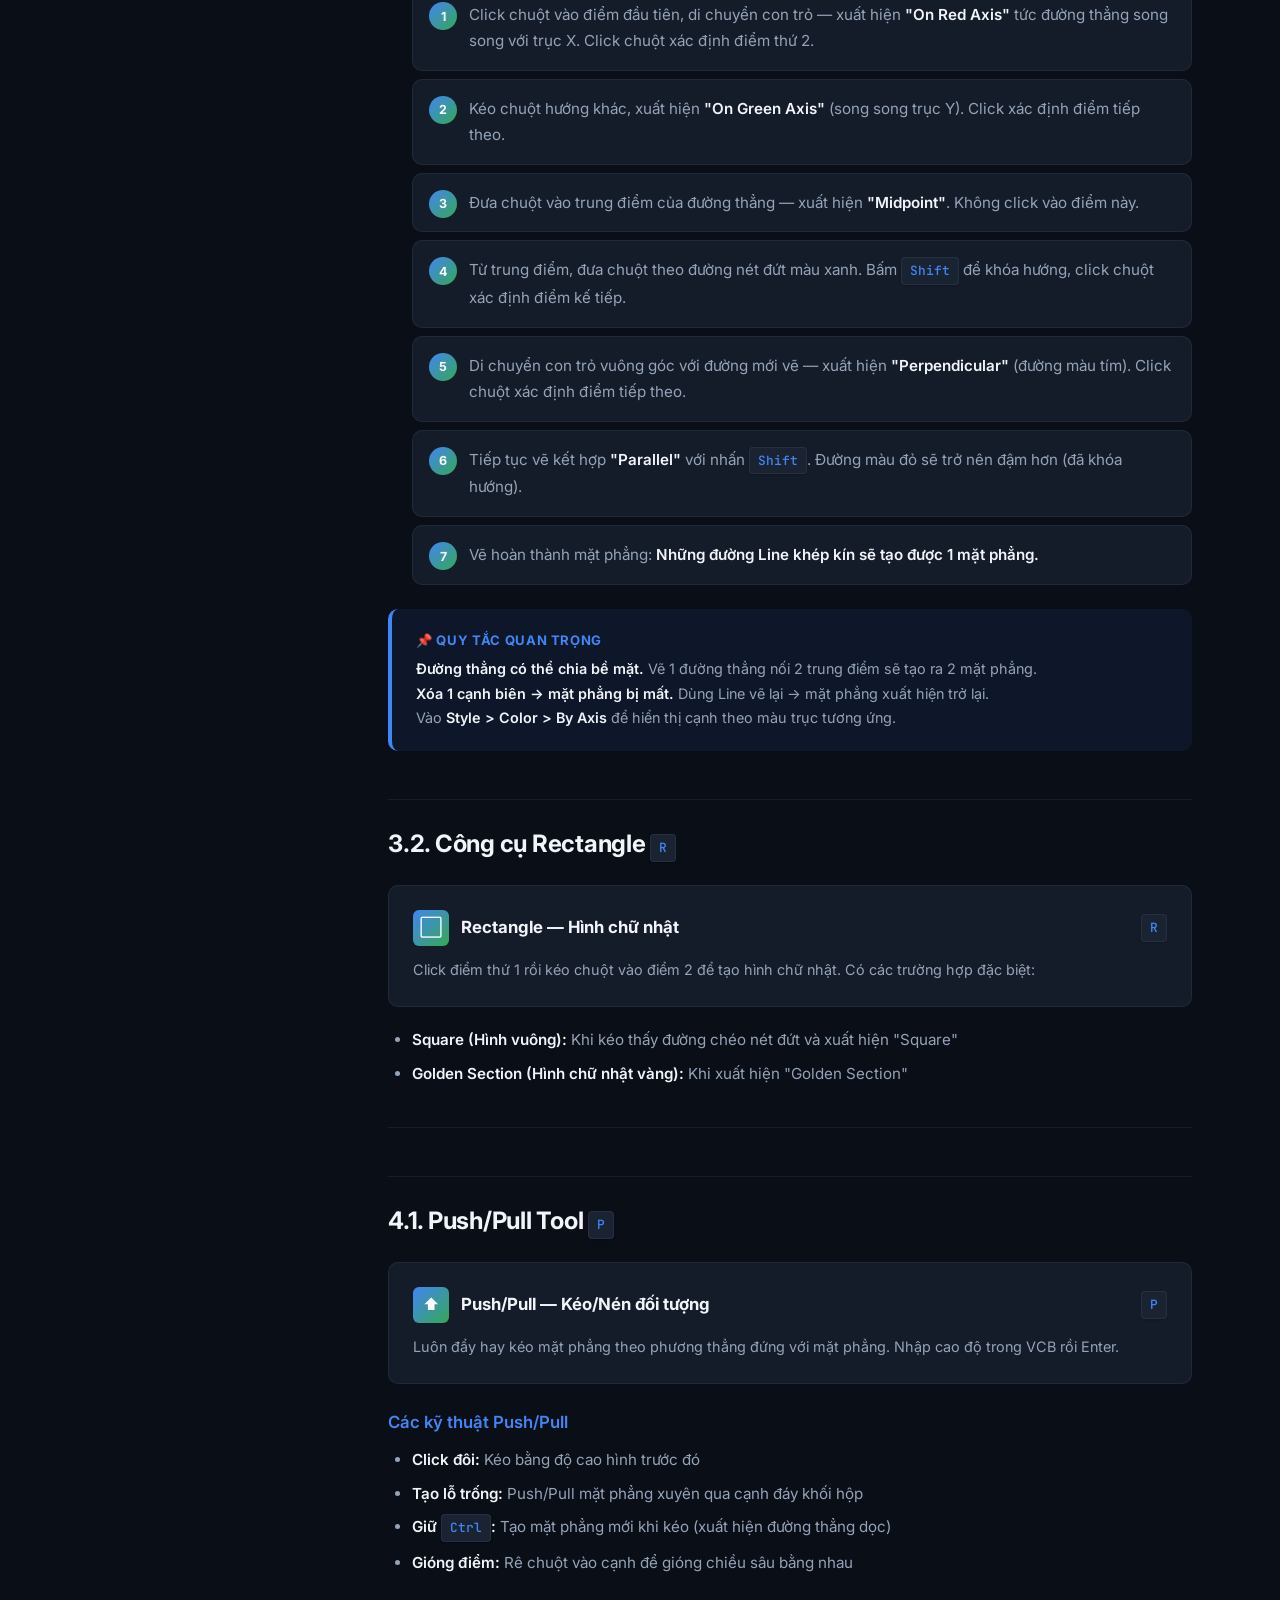
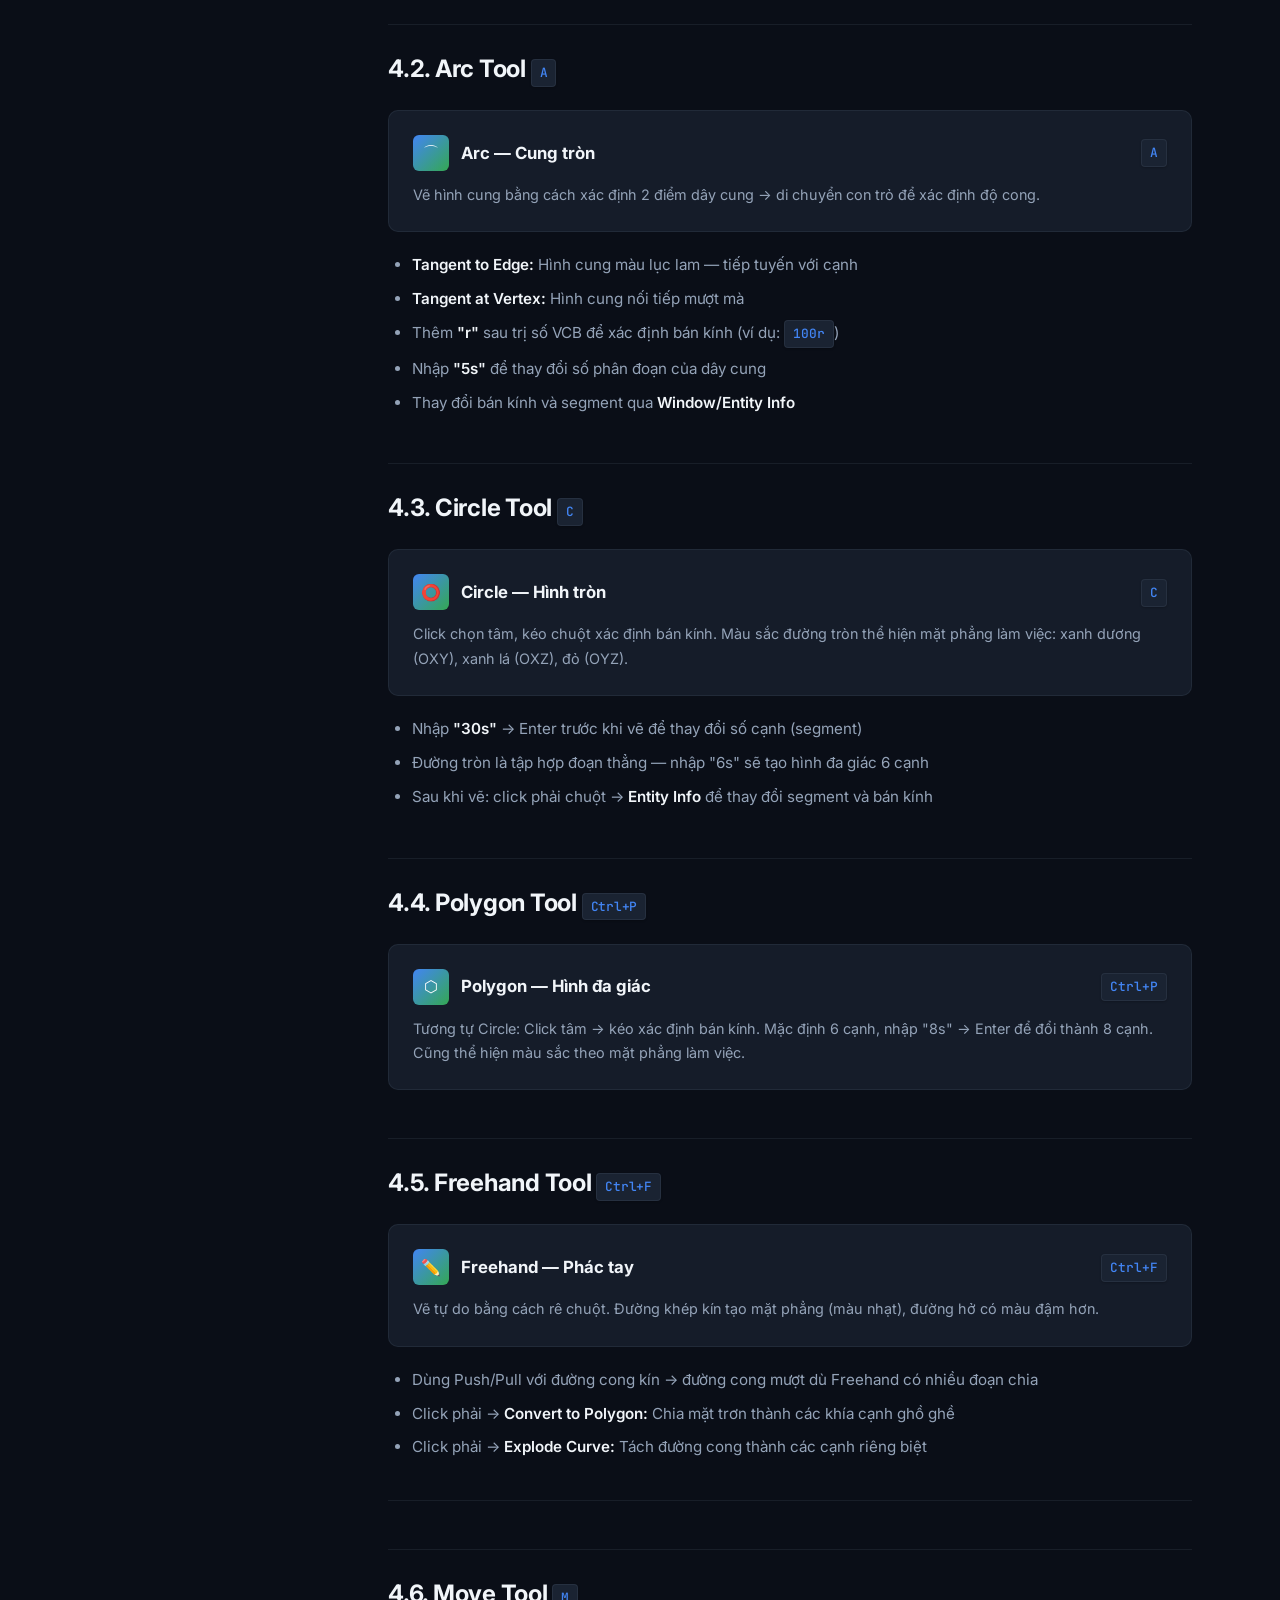
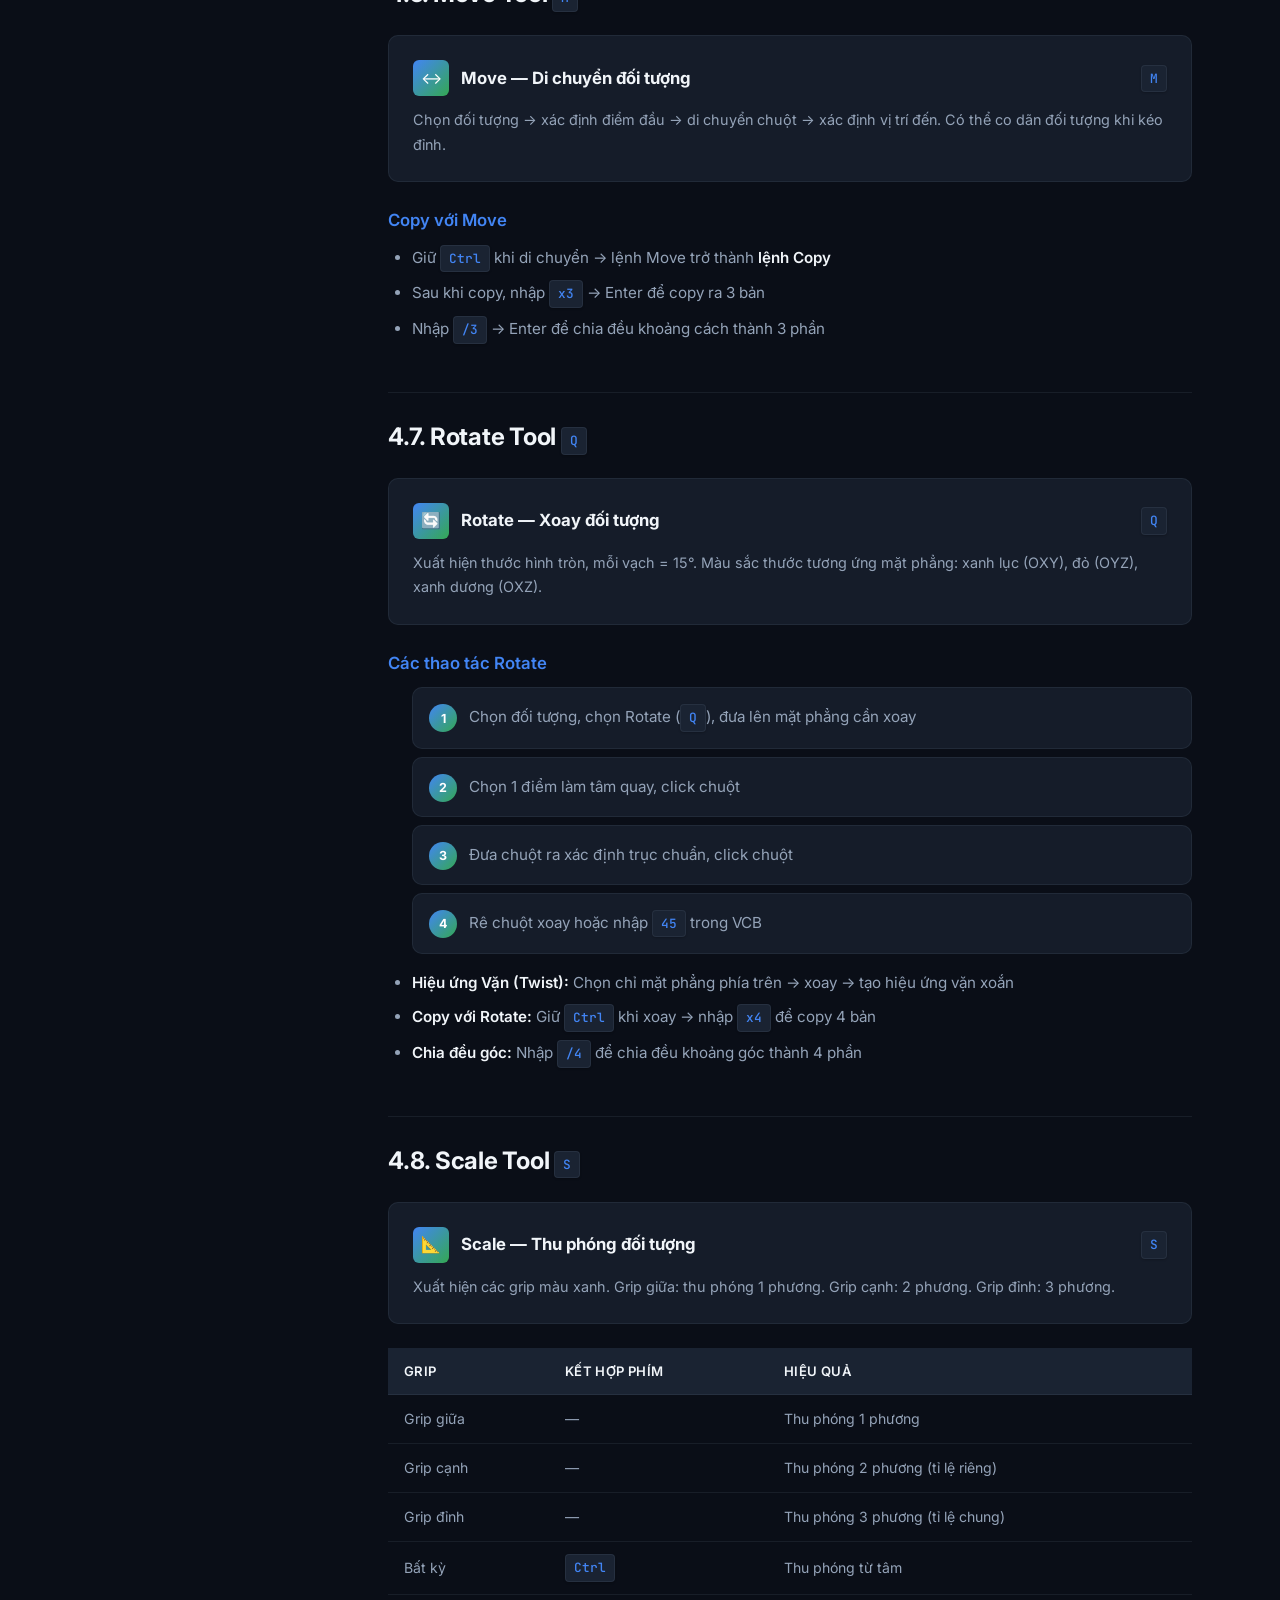
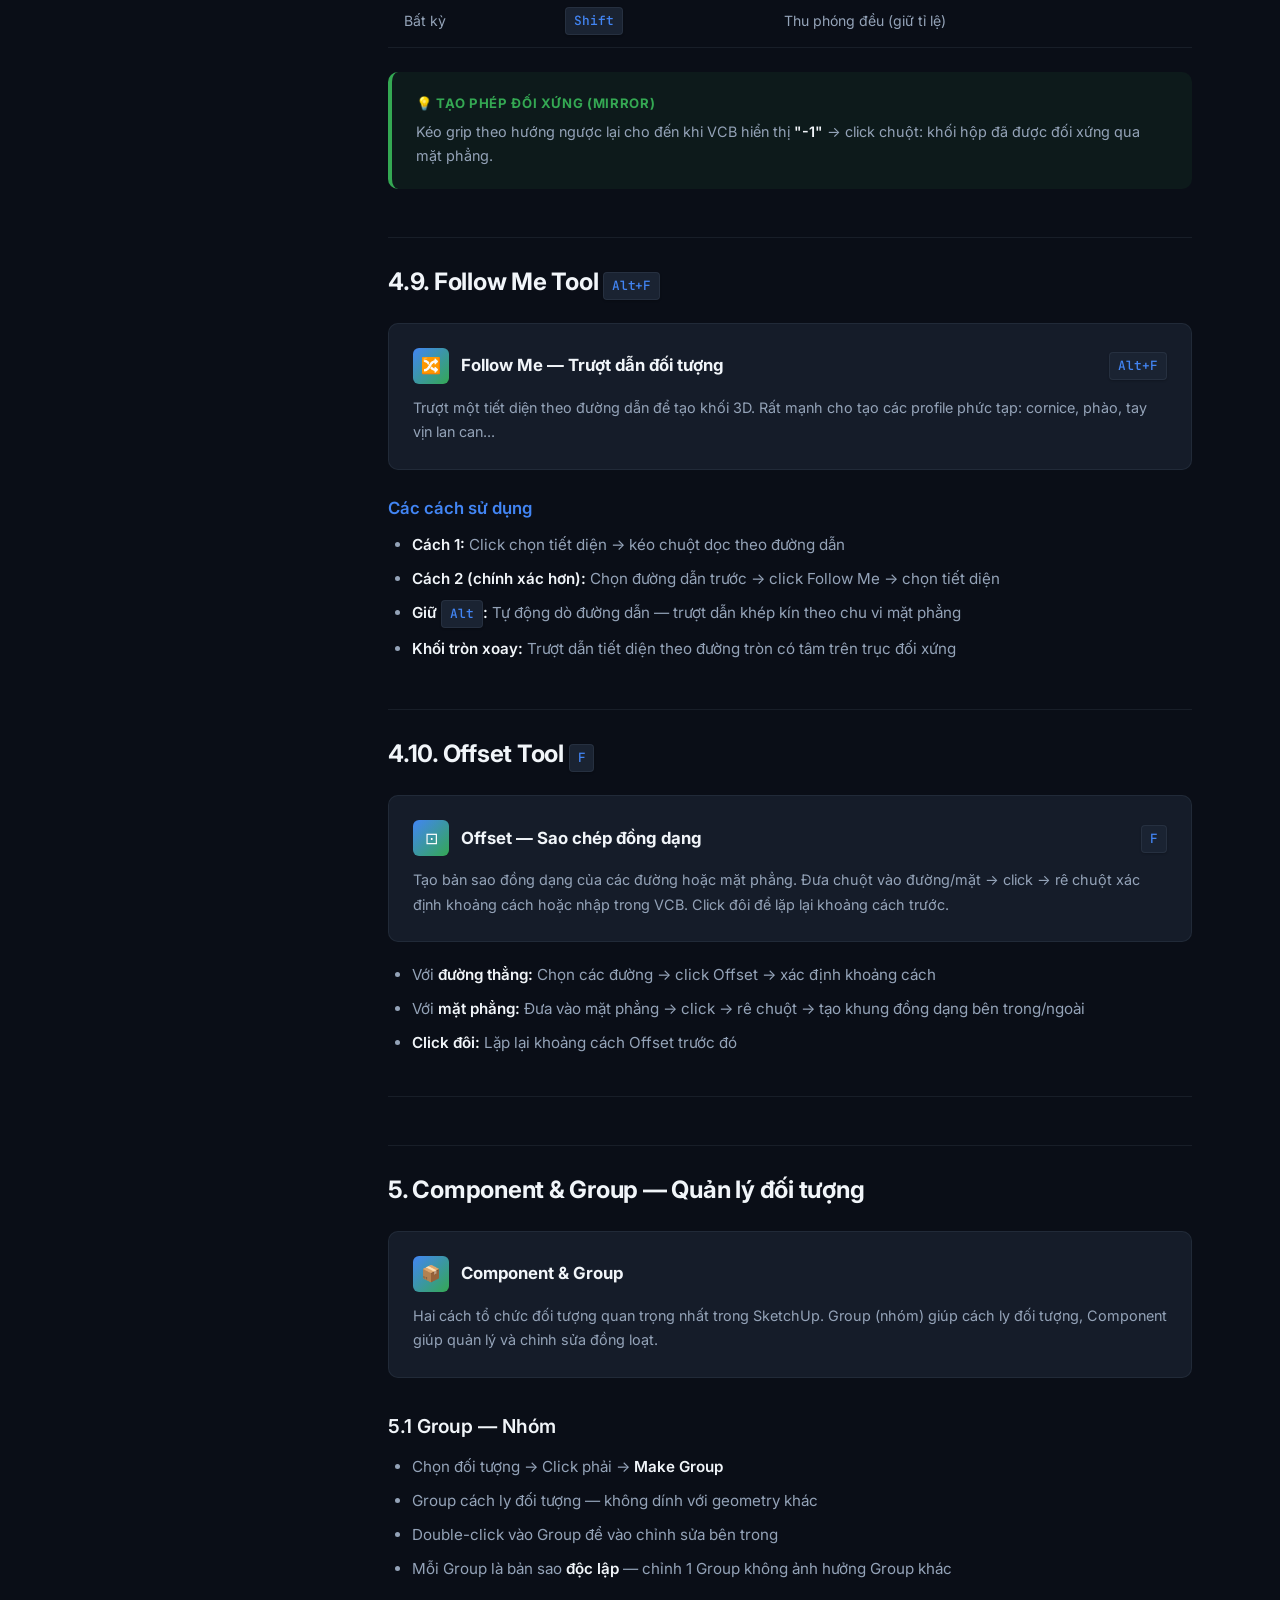
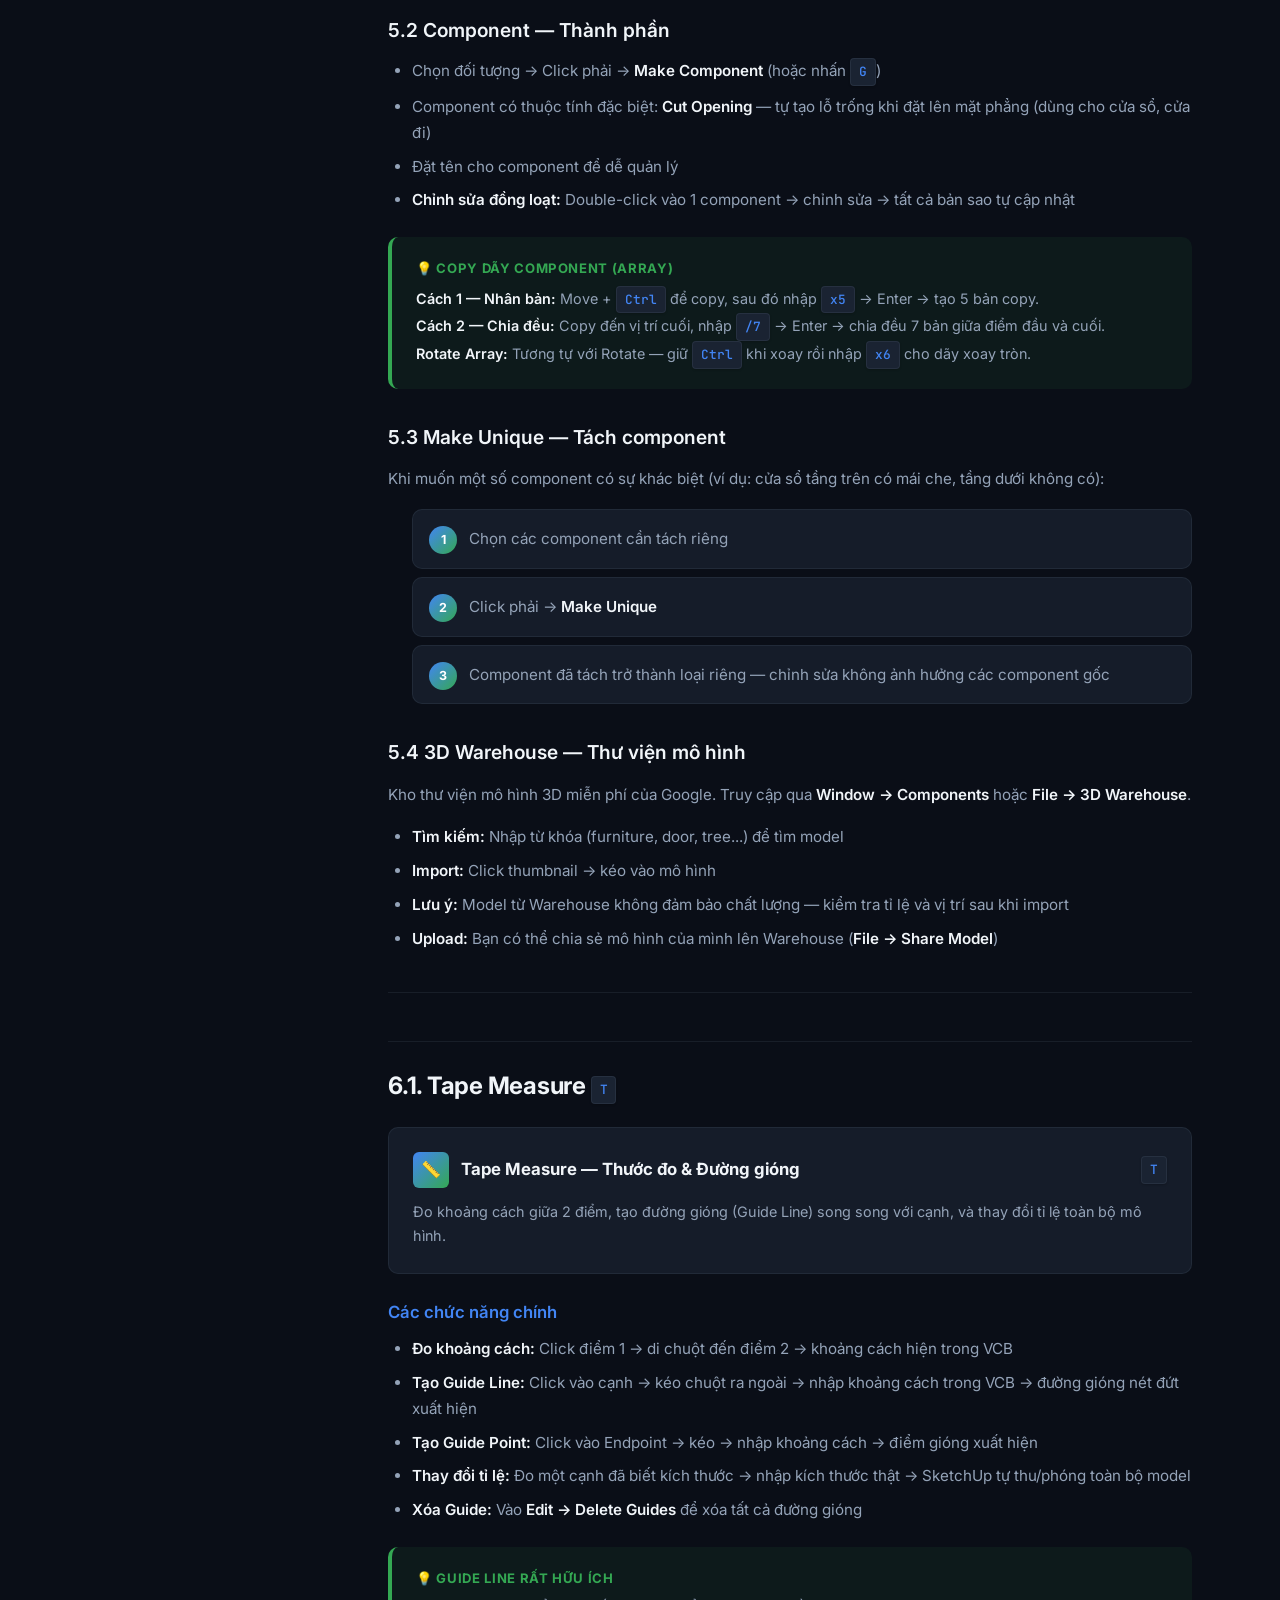
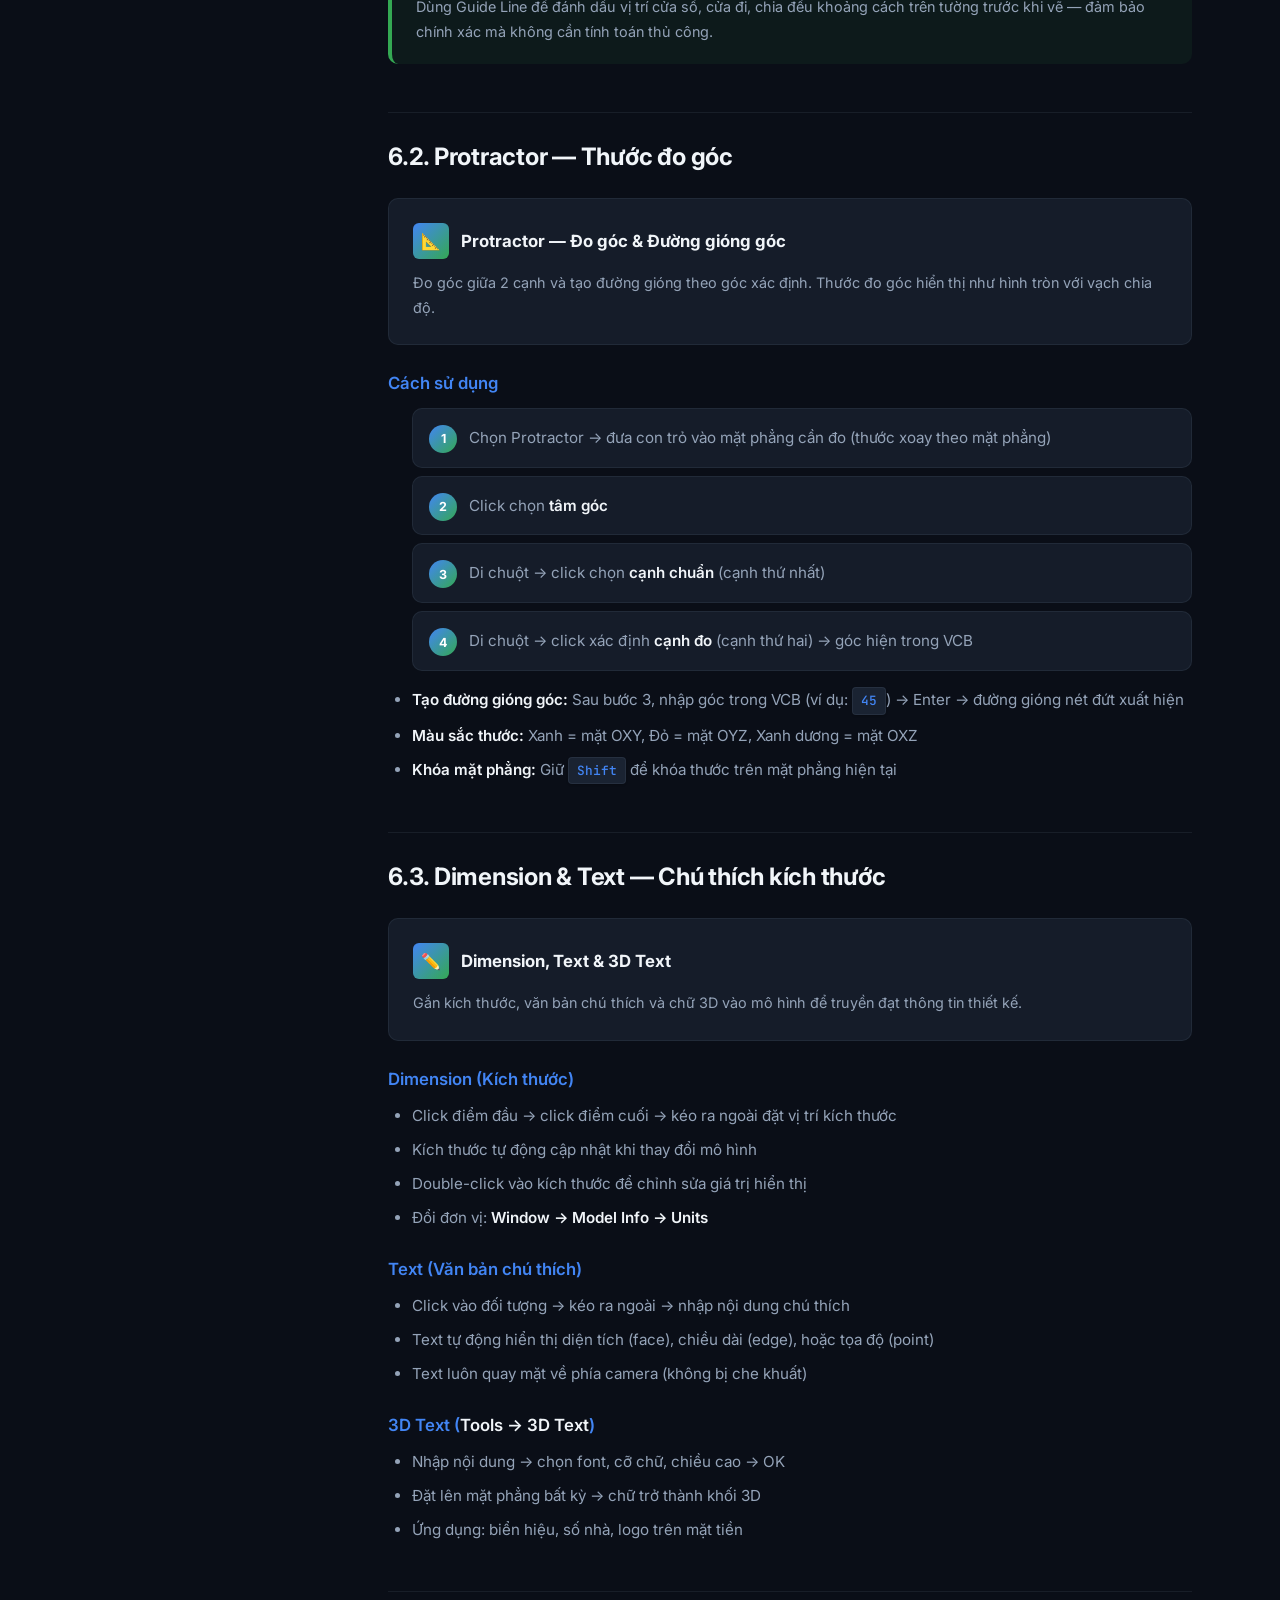
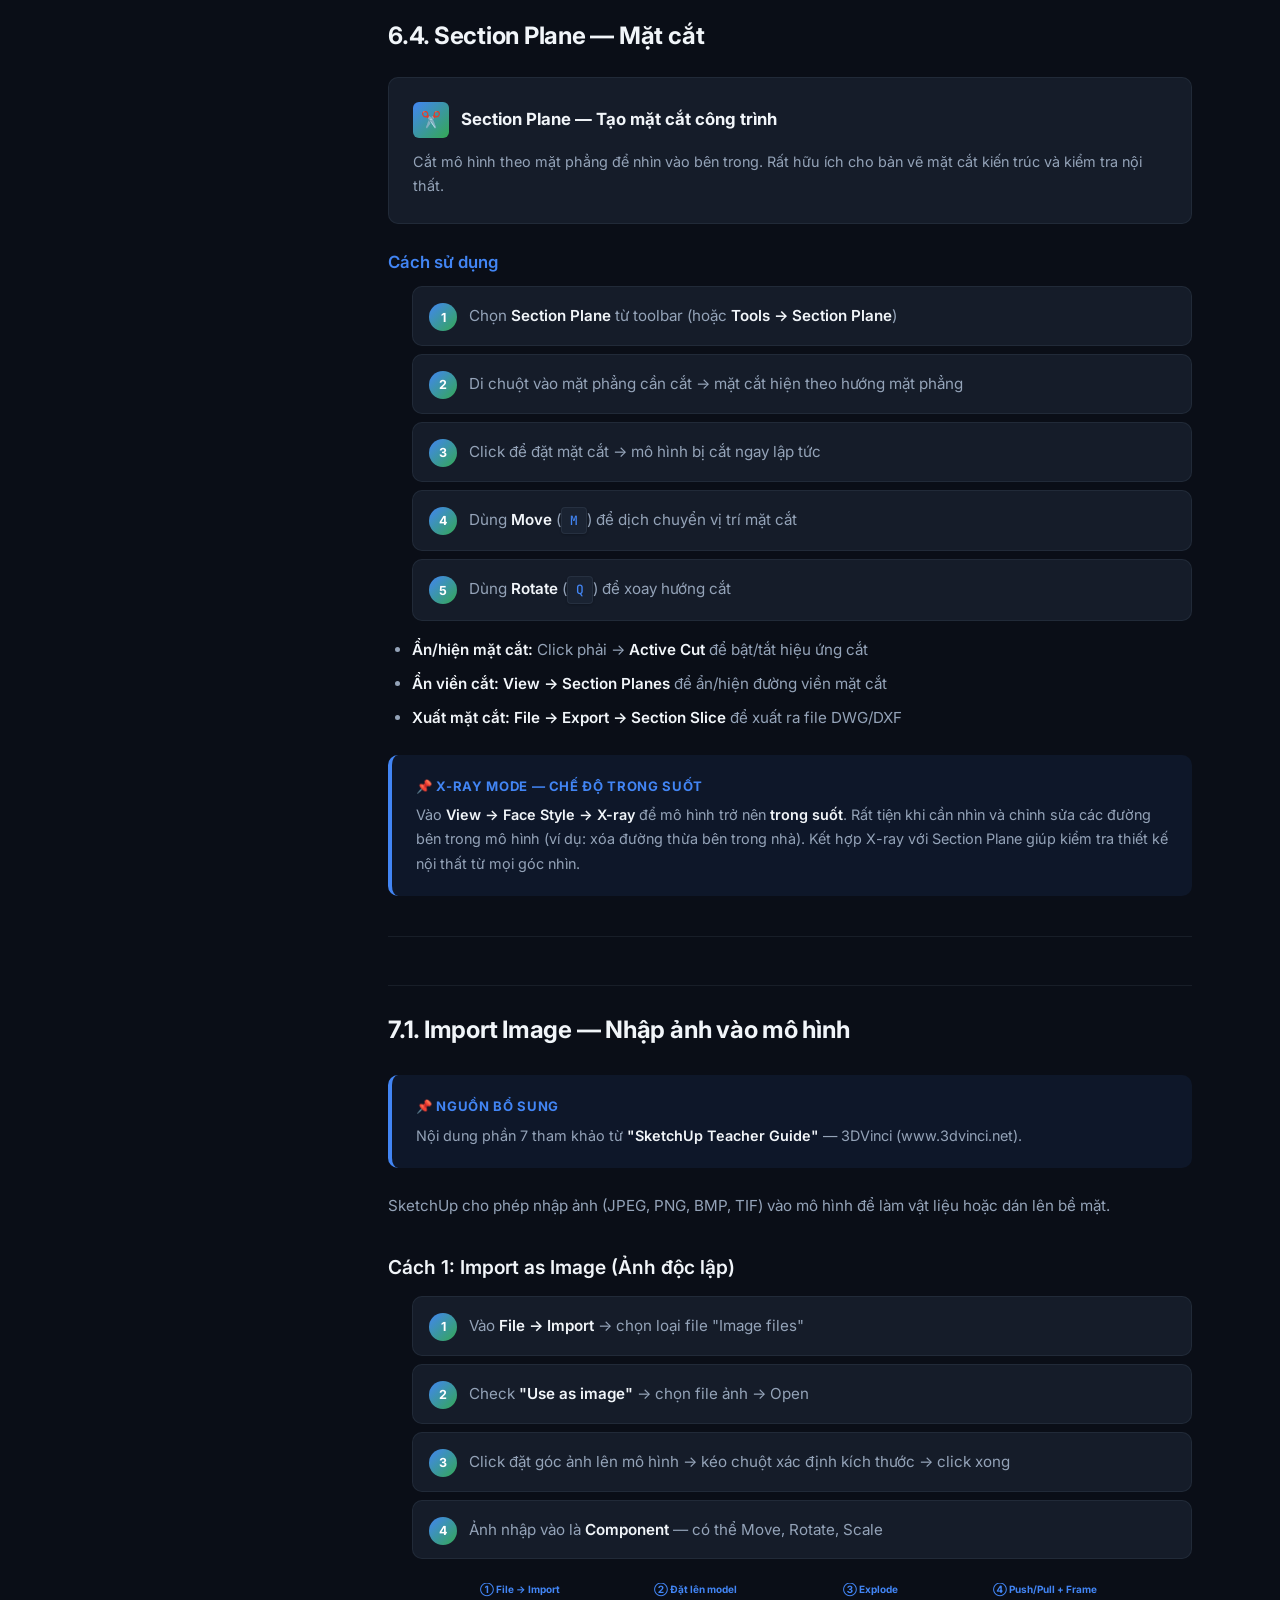
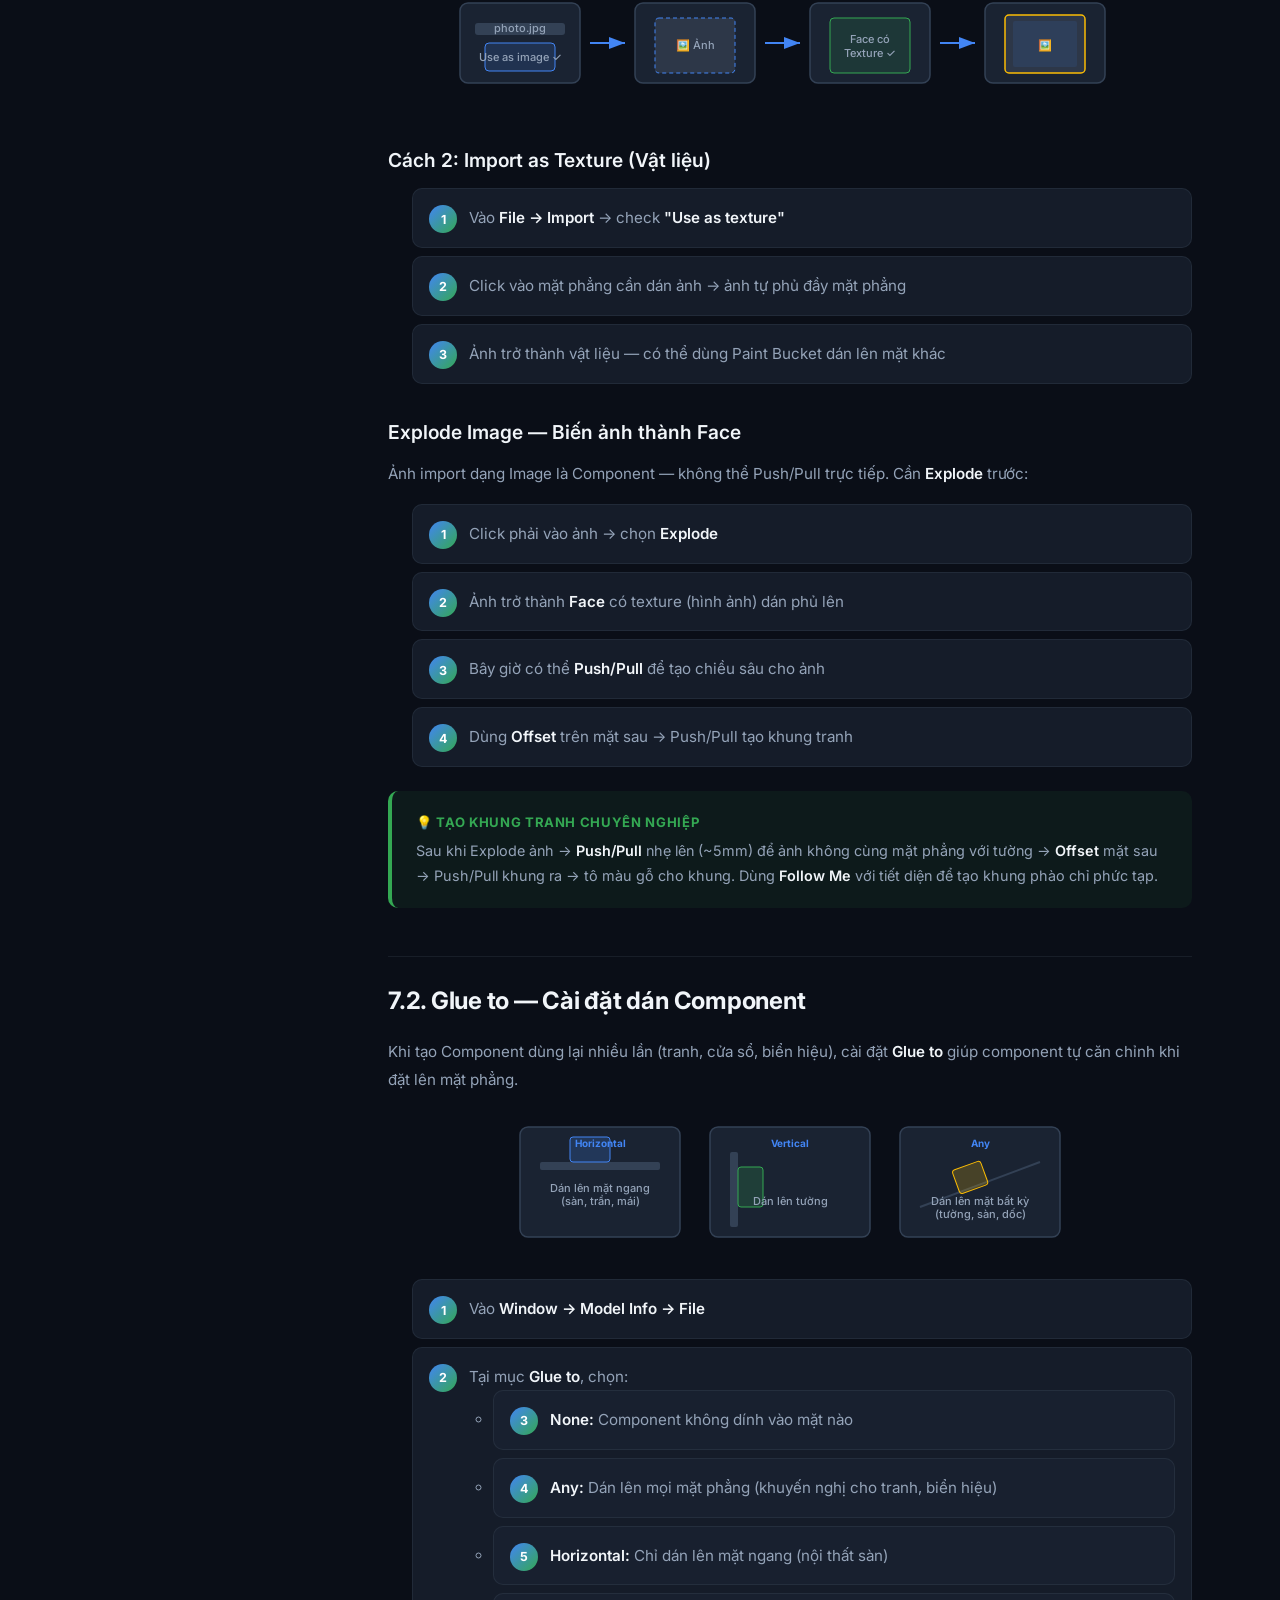
<file: chapters/chuong2.html>
<!DOCTYPE html>
<html lang="vi">
<head>
  <meta charset="UTF-8">
  <meta name="viewport" content="width=device-width, initial-scale=1.0">
  <meta name="description" content="Chương 2: Các công cụ làm việc trong SketchUp - Line, Rectangle, Push/Pull, Arc, Circle, Move, Rotate, Scale, Follow Me, Offset">
  <title>Chương 2: Các công cụ làm việc | Giáo Trình SketchUp</title>
  <link rel="stylesheet" href="../styles.css">
</head>
<body>
  <div class="reading-progress" id="reading-progress"></div>
  <header class="header">
    <a href="../index.html" class="header__brand"><div class="header__logo">SU</div>Giáo Trình SketchUp</a>
    <button class="header__toggle" id="sidebar-toggle">☰</button>
  </header>
  <div class="sidebar-overlay" id="sidebar-overlay"></div>
  <aside class="sidebar" id="sidebar">
    <div class="sidebar__section">
      <div class="sidebar__label">Nội dung</div>
      <ul class="sidebar__nav">
        <li><a href="../index.html" class="sidebar__link"><span class="sidebar__icon">🏠</span>Trang chủ</a></li>
        <li><a href="gioi-thieu.html" class="sidebar__link"><span class="sidebar__icon">📖</span>Giới thiệu</a></li>
      </ul>
    </div>
    <div class="sidebar__section">
      <div class="sidebar__label">Các Chương</div>
      <ul class="sidebar__nav">
        <li><a href="chuong1.html" class="sidebar__link"><span class="sidebar__chapter-num">1</span>Giao diện người dùng</a></li>
        <li><a href="chuong2.html" class="sidebar__link active"><span class="sidebar__chapter-num">2</span>Các công cụ làm việc</a></li>
        <li><a href="chuong3.html" class="sidebar__link"><span class="sidebar__chapter-num">3</span>Bài tập thực hành</a></li>
        <li><a href="chuong4.html" class="sidebar__link"><span class="sidebar__chapter-num">4</span>Dựng biệt thự & nhà phố</a></li>
        <li><a href="chuong5.html" class="sidebar__link"><span class="sidebar__chapter-num">5</span>Sandbox Tools</a></li>
        <li><a href="chuong6.html" class="sidebar__link"><span class="sidebar__chapter-num">6</span>Công cụ nâng cao</a></li>
        <li><a href="chuong7.html" class="sidebar__link"><span class="sidebar__chapter-num">7</span>VRay cho SketchUp</a></li>
        <li><a href="chuong8.html" class="sidebar__link"><span class="sidebar__chapter-num">8</span>Ôn tập</a></li>
              <li><a href="chuong9.html" class="sidebar__link"><span class="sidebar__chapter-num">9</span>Site Plan Modeling</a></li>
        </ul>
    </div>
    <div class="sidebar__section">
      <div class="sidebar__label">Dự án</div>
      <ul class="sidebar__nav">
        <li><a href="du-an-thuc-hanh.html" class="sidebar__link"><span class="sidebar__icon">🎯</span>Dự án thực hành</a></li>
        <li><a href="huong-dan-giang-day.html" class="sidebar__link"><span class="sidebar__icon">👨‍🏫</span>Hướng dẫn giảng dạy</a></li>
      </ul>
    </div>
  </aside>

  <main class="main">
    <div class="content">
      <div class="chapter-header">
        <div class="chapter-header__breadcrumb">
          <a href="../index.html">Trang chủ</a> <span>/</span> <span>Chương 2</span>
        </div>
        <div class="chapter-header__num">Chương 2</div>
        <h1 class="chapter-header__title">Các công cụ làm việc trong SketchUp</h1>
        <p class="chapter-header__desc">Thực hành các công cụ cơ bản và quan trọng: thiết lập bản vẽ, chế độ bắt điểm, và 12 công cụ dựng hình.</p>
      </div>

      <div class="chapter-content">
        <div class="toc">
          <div class="toc__title">Nội dung chương</div>
          <ul class="toc__list">
            <li><a href="#thiet-lap">1. Cách thiết lập bản vẽ</a></li>
            <li><a href="#bat-diem">2. Chế độ khóa đường và bắt điểm</a></li>
            <li><a href="#line">3.1. Công cụ Line (L)</a></li>
            <li><a href="#rectangle">3.2. Công cụ Rectangle (R)</a></li>
            <li><a href="#pushpull">4.1. Push/Pull Tool (P)</a></li>
            <li><a href="#arc">4.2. Arc Tool (A)</a></li>
            <li><a href="#circle">4.3. Circle Tool (C)</a></li>
            <li><a href="#polygon">4.4. Polygon Tool (Ctrl+P)</a></li>
            <li><a href="#freehand">4.5. Freehand Tool (Ctrl+F)</a></li>
            <li><a href="#move">4.6. Move Tool (M)</a></li>
            <li><a href="#rotate">4.7. Rotate Tool (Q)</a></li>
            <li><a href="#scale">4.8. Scale Tool (S)</a></li>
            <li><a href="#followme">4.9. Follow Me Tool (Alt+F)</a></li>
            <li><a href="#offset">4.10. Offset Tool (F)</a></li>
            <li><a href="#component">5. Component & Group</a></li>
            <li><a href="#tape-measure">6.1. Tape Measure (T)</a></li>
            <li><a href="#protractor">6.2. Protractor</a></li>
            <li><a href="#dimension">6.3. Dimension & Text</a></li>
            <li><a href="#section-plane">6.4. Section Plane</a></li>
            <li><a href="#import-image">7.1. Import Image — Nhập ảnh</a></li>
            <li><a href="#glue-to">7.2. Glue to — Dán component</a></li>
            <li><a href="#scale-center">7.3. Scale từ tâm</a></li>
          </ul>
        </div>

        <h2 id="thiet-lap">1. Cách thiết lập bản vẽ</h2>
        <p>Vào <strong>Windows/Preferences</strong>, chọn <strong>Drawing</strong> để thiết lập kiểu vẽ. Có 3 trường hợp:</p>
        <ul>
          <li><strong>Click-drag-release:</strong> Dùng việc kéo chuột để tạo đường kẻ</li>
          <li><strong>Click-move-click:</strong> Xác định đường kẻ bằng 2 điểm</li>
          <li><strong>Auto detect:</strong> Bao gồm cả hai phương pháp trên</li>
        </ul>

        <div class="info-box info-box--tip">
          <div class="info-box__title">💡 Continue line drawing</div>
          <div class="info-box__content">
            Nếu chọn <strong>Continue line drawing</strong>, sau khi hoàn thành 1 đường kẻ sẽ tự động tiếp tục 
            đường kẻ tiếp theo bắt đầu từ điểm cuối của đường kẻ trước.
          </div>
        </div>

        <h2 id="bat-diem">2. Chế độ khóa đường và bắt điểm</h2>
        <h3>a. Khóa đường</h3>
        <p>Các đường song song với trục tọa độ sẽ có màu tương ứng:</p>
        <ul>
          <li><strong style="color:#ea4335;">Đỏ</strong> — song song trục X</li>
          <li><strong style="color:#34a853;">Xanh lá</strong> — song song trục Y</li>
          <li><strong style="color:#4285f4;">Xanh dương</strong> — song song trục Z</li>
          <li><strong style="color:#a78bfa;">Tím</strong> — Parallel hoặc Perpendicular</li>
          <li><strong>Gạch đứt</strong> — Going điểm (From point)</li>
        </ul>

        <h3>b. Chế độ bắt điểm</h3>
        <p>Luôn thường trú, giúp nhận biết và truy bắt các điểm đặc biệt. Khi bắt điểm, tooltip bật tên theo bảng:</p>
        <table>
          <thead>
            <tr><th>Tooltip</th><th>Ý nghĩa</th></tr>
          </thead>
          <tbody>
            <tr><td>Endpoint</td><td>Điểm cuối đoạn thẳng</td></tr>
            <tr><td>Midpoint</td><td>Trung điểm</td></tr>
            <tr><td>On Edge</td><td>Trên cạnh</td></tr>
            <tr><td>On Face</td><td>Trên mặt phẳng</td></tr>
            <tr><td>Center</td><td>Tâm đường tròn/cung</td></tr>
            <tr><td>Intersection</td><td>Giao điểm</td></tr>
            <tr><td>On Red/Green/Blue Axis</td><td>Song song với trục tương ứng</td></tr>
            <tr><td>Perpendicular</td><td>Vuông góc</td></tr>
            <tr><td>Parallel to Edge</td><td>Song song với cạnh</td></tr>
            <tr><td>From Point</td><td>Gióng điểm</td></tr>
          </tbody>
        </table>

        <div class="section-divider"></div>

        <!-- ═══ LINE ═══ -->
        <h2 id="line">3.1. Công cụ LINE <span class="key">L</span></h2>
        <div class="tool-card">
          <div class="tool-card__header">
            <div class="tool-card__icon">📏</div>
            <div class="tool-card__name">Line Tool — Đoạn thẳng</div>
            <div class="tool-card__shortcut"><span class="key">L</span></div>
          </div>
          <div class="tool-card__body">
            Công cụ cơ bản nhất trong SketchUp. Vẽ các đoạn thẳng, tạo mặt phẳng khi khép kín.
          </div>
        </div>
        <h4>Thực hành vẽ Line</h4>
        <ol class="steps">
          <li>Click chuột vào điểm đầu tiên, di chuyển con trỏ — xuất hiện <strong>"On Red Axis"</strong> tức đường thẳng song song với trục X. Click chuột xác định điểm thứ 2.</li>
          <li>Kéo chuột hướng khác, xuất hiện <strong>"On Green Axis"</strong> (song song trục Y). Click xác định điểm tiếp theo.</li>
          <li>Đưa chuột vào trung điểm của đường thẳng — xuất hiện <strong>"Midpoint"</strong>. Không click vào điểm này.</li>
          <li>Từ trung điểm, đưa chuột theo đường nét đứt màu xanh. Bấm <span class="key">Shift</span> để khóa hướng, click chuột xác định điểm kế tiếp.</li>
          <li>Di chuyển con trỏ vuông góc với đường mới vẽ — xuất hiện <strong>"Perpendicular"</strong> (đường màu tím). Click chuột xác định điểm tiếp theo.</li>
          <li>Tiếp tục vẽ kết hợp <strong>"Parallel"</strong> với nhấn <span class="key">Shift</span>. Đường màu đỏ sẽ trở nên đậm hơn (đã khóa hướng).</li>
          <li>Vẽ hoàn thành mặt phẳng: <strong>Những đường Line khép kín sẽ tạo được 1 mặt phẳng.</strong></li>
        </ol>

        <div class="info-box info-box--note">
          <div class="info-box__title">📌 Quy tắc quan trọng</div>
          <div class="info-box__content">
            <strong>Đường thẳng có thể chia bề mặt.</strong> Vẽ 1 đường thẳng nối 2 trung điểm sẽ tạo ra 2 mặt phẳng.<br>
            <strong>Xóa 1 cạnh biên → mặt phẳng bị mất.</strong> Dùng Line vẽ lại → mặt phẳng xuất hiện trở lại.<br>
            Vào <strong>Style &gt; Color &gt; By Axis</strong> để hiển thị cạnh theo màu trục tương ứng.
          </div>
        </div>

        <!-- ═══ RECTANGLE ═══ -->
        <h2 id="rectangle">3.2. Công cụ Rectangle <span class="key">R</span></h2>
        <div class="tool-card">
          <div class="tool-card__header">
            <div class="tool-card__icon">⬜</div>
            <div class="tool-card__name">Rectangle — Hình chữ nhật</div>
            <div class="tool-card__shortcut"><span class="key">R</span></div>
          </div>
          <div class="tool-card__body">
            Click điểm thứ 1 rồi kéo chuột vào điểm 2 để tạo hình chữ nhật. Có các trường hợp đặc biệt:
          </div>
        </div>
        <ul>
          <li><strong>Square (Hình vuông):</strong> Khi kéo thấy đường chéo nét đứt và xuất hiện "Square"</li>
          <li><strong>Golden Section (Hình chữ nhật vàng):</strong> Khi xuất hiện "Golden Section"</li>
        </ul>

        <div class="section-divider"></div>

        <!-- ═══ PUSH/PULL ═══ -->
        <h2 id="pushpull">4.1. Push/Pull Tool <span class="key">P</span></h2>
        <div class="tool-card">
          <div class="tool-card__header">
            <div class="tool-card__icon">⬆️</div>
            <div class="tool-card__name">Push/Pull — Kéo/Nén đối tượng</div>
            <div class="tool-card__shortcut"><span class="key">P</span></div>
          </div>
          <div class="tool-card__body">
            Luôn đẩy hay kéo mặt phẳng theo phương thẳng đứng với mặt phẳng. 
            Nhập cao độ trong VCB rồi Enter.
          </div>
        </div>
        <h4>Các kỹ thuật Push/Pull</h4>
        <ul>
          <li><strong>Click đôi:</strong> Kéo bằng độ cao hình trước đó</li>
          <li><strong>Tạo lỗ trống:</strong> Push/Pull mặt phẳng xuyên qua cạnh đáy khối hộp</li>
          <li><strong>Giữ <span class="key">Ctrl</span>:</strong> Tạo mặt phẳng mới khi kéo (xuất hiện đường thẳng dọc)</li>
          <li><strong>Gióng điểm:</strong> Rê chuột vào cạnh để gióng chiều sâu bằng nhau</li>
        </ul>

        <!-- ═══ ARC ═══ -->
        <h2 id="arc">4.2. Arc Tool <span class="key">A</span></h2>
        <div class="tool-card">
          <div class="tool-card__header">
            <div class="tool-card__icon">⌒</div>
            <div class="tool-card__name">Arc — Cung tròn</div>
            <div class="tool-card__shortcut"><span class="key">A</span></div>
          </div>
          <div class="tool-card__body">
            Vẽ hình cung bằng cách xác định 2 điểm dây cung → di chuyển con trỏ để xác định độ cong.
          </div>
        </div>
        <ul>
          <li><strong>Tangent to Edge:</strong> Hình cung màu lục lam — tiếp tuyến với cạnh</li>
          <li><strong>Tangent at Vertex:</strong> Hình cung nối tiếp mượt mà</li>
          <li>Thêm <strong>"r"</strong> sau trị số VCB để xác định bán kính (ví dụ: <span class="key">100r</span>)</li>
          <li>Nhập <strong>"5s"</strong> để thay đổi số phân đoạn của dây cung</li>
          <li>Thay đổi bán kính và segment qua <strong>Window/Entity Info</strong></li>
        </ul>

        <!-- ═══ CIRCLE ═══ -->
        <h2 id="circle">4.3. Circle Tool <span class="key">C</span></h2>
        <div class="tool-card">
          <div class="tool-card__header">
            <div class="tool-card__icon">⭕</div>
            <div class="tool-card__name">Circle — Hình tròn</div>
            <div class="tool-card__shortcut"><span class="key">C</span></div>
          </div>
          <div class="tool-card__body">
            Click chọn tâm, kéo chuột xác định bán kính. Màu sắc đường tròn thể hiện mặt phẳng làm việc: 
            xanh dương (OXY), xanh lá (OXZ), đỏ (OYZ).
          </div>
        </div>
        <ul>
          <li>Nhập <strong>"30s"</strong> → Enter trước khi vẽ để thay đổi số cạnh (segment)</li>
          <li>Đường tròn là tập hợp đoạn thẳng — nhập "6s" sẽ tạo hình đa giác 6 cạnh</li>
          <li>Sau khi vẽ: click phải chuột → <strong>Entity Info</strong> để thay đổi segment và bán kính</li>
        </ul>

        <!-- ═══ POLYGON ═══ -->
        <h2 id="polygon">4.4. Polygon Tool <span class="key">Ctrl+P</span></h2>
        <div class="tool-card">
          <div class="tool-card__header">
            <div class="tool-card__icon">⬡</div>
            <div class="tool-card__name">Polygon — Hình đa giác</div>
            <div class="tool-card__shortcut"><span class="key">Ctrl+P</span></div>
          </div>
          <div class="tool-card__body">
            Tương tự Circle: Click tâm → kéo xác định bán kính. Mặc định 6 cạnh, nhập "8s" → Enter để đổi thành 8 cạnh.
            Cũng thể hiện màu sắc theo mặt phẳng làm việc.
          </div>
        </div>

        <!-- ═══ FREEHAND ═══ -->
        <h2 id="freehand">4.5. Freehand Tool <span class="key">Ctrl+F</span></h2>
        <div class="tool-card">
          <div class="tool-card__header">
            <div class="tool-card__icon">✏️</div>
            <div class="tool-card__name">Freehand — Phác tay</div>
            <div class="tool-card__shortcut"><span class="key">Ctrl+F</span></div>
          </div>
          <div class="tool-card__body">
            Vẽ tự do bằng cách rê chuột. Đường khép kín tạo mặt phẳng (màu nhạt), đường hở có màu đậm hơn.
          </div>
        </div>
        <ul>
          <li>Dùng Push/Pull với đường cong kín → đường cong mượt dù Freehand có nhiều đoạn chia</li>
          <li>Click phải → <strong>Convert to Polygon:</strong> Chia mặt trơn thành các khía cạnh ghồ ghề</li>
          <li>Click phải → <strong>Explode Curve:</strong> Tách đường cong thành các cạnh riêng biệt</li>
        </ul>

        <div class="section-divider"></div>

        <!-- ═══ MOVE ═══ -->
        <h2 id="move">4.6. Move Tool <span class="key">M</span></h2>
        <div class="tool-card">
          <div class="tool-card__header">
            <div class="tool-card__icon">↔️</div>
            <div class="tool-card__name">Move — Di chuyển đối tượng</div>
            <div class="tool-card__shortcut"><span class="key">M</span></div>
          </div>
          <div class="tool-card__body">
            Chọn đối tượng → xác định điểm đầu → di chuyển chuột → xác định vị trí đến. 
            Có thể co dãn đối tượng khi kéo đỉnh.
          </div>
        </div>
        <h4>Copy với Move</h4>
        <ul>
          <li>Giữ <span class="key">Ctrl</span> khi di chuyển → lệnh Move trở thành <strong>lệnh Copy</strong></li>
          <li>Sau khi copy, nhập <span class="key">x3</span> → Enter để copy ra 3 bản</li>
          <li>Nhập <span class="key">/3</span> → Enter để chia đều khoảng cách thành 3 phần</li>
        </ul>

        <!-- ═══ ROTATE ═══ -->
        <h2 id="rotate">4.7. Rotate Tool <span class="key">Q</span></h2>
        <div class="tool-card">
          <div class="tool-card__header">
            <div class="tool-card__icon">🔄</div>
            <div class="tool-card__name">Rotate — Xoay đối tượng</div>
            <div class="tool-card__shortcut"><span class="key">Q</span></div>
          </div>
          <div class="tool-card__body">
            Xuất hiện thước hình tròn, mỗi vạch = 15°. Màu sắc thước tương ứng mặt phẳng: 
            xanh lục (OXY), đỏ (OYZ), xanh dương (OXZ).
          </div>
        </div>
        <h4>Các thao tác Rotate</h4>
        <ol class="steps">
          <li>Chọn đối tượng, chọn Rotate (<span class="key">Q</span>), đưa lên mặt phẳng cần xoay</li>
          <li>Chọn 1 điểm làm tâm quay, click chuột</li>
          <li>Đưa chuột ra xác định trục chuẩn, click chuột</li>
          <li>Rê chuột xoay hoặc nhập <span class="key">45</span> trong VCB</li>
        </ol>
        <ul>
          <li><strong>Hiệu ứng Vặn (Twist):</strong> Chọn chỉ mặt phẳng phía trên → xoay → tạo hiệu ứng vặn xoắn</li>
          <li><strong>Copy với Rotate:</strong> Giữ <span class="key">Ctrl</span> khi xoay → nhập <span class="key">x4</span> để copy 4 bản</li>
          <li><strong>Chia đều góc:</strong> Nhập <span class="key">/4</span> để chia đều khoảng góc thành 4 phần</li>
        </ul>

        <!-- ═══ SCALE ═══ -->
        <h2 id="scale">4.8. Scale Tool <span class="key">S</span></h2>
        <div class="tool-card">
          <div class="tool-card__header">
            <div class="tool-card__icon">📐</div>
            <div class="tool-card__name">Scale — Thu phóng đối tượng</div>
            <div class="tool-card__shortcut"><span class="key">S</span></div>
          </div>
          <div class="tool-card__body">
            Xuất hiện các grip màu xanh. Grip giữa: thu phóng 1 phương. Grip cạnh: 2 phương. Grip đỉnh: 3 phương.
          </div>
        </div>
        <table>
          <thead>
            <tr><th>Grip</th><th>Kết hợp phím</th><th>Hiệu quả</th></tr>
          </thead>
          <tbody>
            <tr><td>Grip giữa</td><td>—</td><td>Thu phóng 1 phương</td></tr>
            <tr><td>Grip cạnh</td><td>—</td><td>Thu phóng 2 phương (tỉ lệ riêng)</td></tr>
            <tr><td>Grip đỉnh</td><td>—</td><td>Thu phóng 3 phương (tỉ lệ chung)</td></tr>
            <tr><td>Bất kỳ</td><td><span class="key">Ctrl</span></td><td>Thu phóng từ tâm</td></tr>
            <tr><td>Bất kỳ</td><td><span class="key">Shift</span></td><td>Thu phóng đều (giữ tỉ lệ)</td></tr>
          </tbody>
        </table>
        <div class="info-box info-box--tip">
          <div class="info-box__title">💡 Tạo phép đối xứng (Mirror)</div>
          <div class="info-box__content">
            Kéo grip theo hướng ngược lại cho đến khi VCB hiển thị <strong>"-1"</strong> → click chuột: 
            khối hộp đã được đối xứng qua mặt phẳng.
          </div>
        </div>

        <!-- ═══ FOLLOW ME ═══ -->
        <h2 id="followme">4.9. Follow Me Tool <span class="key">Alt+F</span></h2>
        <div class="tool-card">
          <div class="tool-card__header">
            <div class="tool-card__icon">🔀</div>
            <div class="tool-card__name">Follow Me — Trượt dẫn đối tượng</div>
            <div class="tool-card__shortcut"><span class="key">Alt+F</span></div>
          </div>
          <div class="tool-card__body">
            Trượt một tiết diện theo đường dẫn để tạo khối 3D. 
            Rất mạnh cho tạo các profile phức tạp: cornice, phào, tay vịn lan can...
          </div>
        </div>
        <h4>Các cách sử dụng</h4>
        <ul>
          <li><strong>Cách 1:</strong> Click chọn tiết diện → kéo chuột dọc theo đường dẫn</li>
          <li><strong>Cách 2 (chính xác hơn):</strong> Chọn đường dẫn trước → click Follow Me → chọn tiết diện</li>
          <li><strong>Giữ <span class="key">Alt</span>:</strong> Tự động dò đường dẫn — trượt dẫn khép kín theo chu vi mặt phẳng</li>
          <li><strong>Khối tròn xoay:</strong> Trượt dẫn tiết diện theo đường tròn có tâm trên trục đối xứng</li>
        </ul>

        <!-- ═══ OFFSET ═══ -->
        <h2 id="offset">4.10. Offset Tool <span class="key">F</span></h2>
        <div class="tool-card">
          <div class="tool-card__header">
            <div class="tool-card__icon">⊡</div>
            <div class="tool-card__name">Offset — Sao chép đồng dạng</div>
            <div class="tool-card__shortcut"><span class="key">F</span></div>
          </div>
          <div class="tool-card__body">
            Tạo bản sao đồng dạng của các đường hoặc mặt phẳng. Đưa chuột vào đường/mặt → click → 
            rê chuột xác định khoảng cách hoặc nhập trong VCB. Click đôi để lặp lại khoảng cách trước.
          </div>
        </div>
        <ul>
          <li>Với <strong>đường thẳng:</strong> Chọn các đường → click Offset → xác định khoảng cách</li>
          <li>Với <strong>mặt phẳng:</strong> Đưa vào mặt phẳng → click → rê chuột → tạo khung đồng dạng bên trong/ngoài</li>
          <li><strong>Click đôi:</strong> Lặp lại khoảng cách Offset trước đó</li>
        </ul>

        <div class="section-divider"></div>

        <!-- ═══ COMPONENT & GROUP ═══ -->
        <h2 id="component">5. Component & Group — Quản lý đối tượng</h2>
        <div class="tool-card">
          <div class="tool-card__header">
            <div class="tool-card__icon">📦</div>
            <div class="tool-card__name">Component & Group</div>
          </div>
          <div class="tool-card__body">
            Hai cách tổ chức đối tượng quan trọng nhất trong SketchUp. Group (nhóm) giúp cách ly đối tượng, 
            Component giúp quản lý và chỉnh sửa đồng loạt.
          </div>
        </div>

        <h3>5.1 Group — Nhóm</h3>
        <ul>
          <li>Chọn đối tượng → Click phải → <strong>Make Group</strong></li>
          <li>Group cách ly đối tượng — không dính với geometry khác</li>
          <li>Double-click vào Group để vào chỉnh sửa bên trong</li>
          <li>Mỗi Group là bản sao <strong>độc lập</strong> — chỉnh 1 Group không ảnh hưởng Group khác</li>
        </ul>

        <h3>5.2 Component — Thành phần</h3>
        <ul>
          <li>Chọn đối tượng → Click phải → <strong>Make Component</strong> (hoặc nhấn <span class="key">G</span>)</li>
          <li>Component có thuộc tính đặc biệt: <strong>Cut Opening</strong> — tự tạo lỗ trống khi đặt lên mặt phẳng (dùng cho cửa sổ, cửa đi)</li>
          <li>Đặt tên cho component để dễ quản lý</li>
          <li><strong>Chỉnh sửa đồng loạt:</strong> Double-click vào 1 component → chỉnh sửa → tất cả bản sao tự cập nhật</li>
        </ul>

        <div class="info-box info-box--tip">
          <div class="info-box__title">💡 Copy dãy Component (Array)</div>
          <div class="info-box__content">
            <strong>Cách 1 — Nhân bản:</strong> Move + <span class="key">Ctrl</span> để copy, sau đó nhập <span class="key">x5</span> → Enter → tạo 5 bản copy.<br>
            <strong>Cách 2 — Chia đều:</strong> Copy đến vị trí cuối, nhập <span class="key">/7</span> → Enter → chia đều 7 bản giữa điểm đầu và cuối.<br>
            <strong>Rotate Array:</strong> Tương tự với Rotate — giữ <span class="key">Ctrl</span> khi xoay rồi nhập <span class="key">x6</span> cho dãy xoay tròn.
          </div>
        </div>

        <h3>5.3 Make Unique — Tách component</h3>
        <p>Khi muốn một số component có sự khác biệt (ví dụ: cửa sổ tầng trên có mái che, tầng dưới không có):</p>
        <ol class="steps">
          <li>Chọn các component cần tách riêng</li>
          <li>Click phải → <strong>Make Unique</strong></li>
          <li>Component đã tách trở thành loại riêng — chỉnh sửa không ảnh hưởng các component gốc</li>
        </ol>

        <h3>5.4 3D Warehouse — Thư viện mô hình</h3>
        <p>Kho thư viện mô hình 3D miễn phí của Google. Truy cập qua <strong>Window → Components</strong> hoặc <strong>File → 3D Warehouse</strong>.</p>
        <ul>
          <li><strong>Tìm kiếm:</strong> Nhập từ khóa (furniture, door, tree...) để tìm model</li>
          <li><strong>Import:</strong> Click thumbnail → kéo vào mô hình</li>
          <li><strong>Lưu ý:</strong> Model từ Warehouse không đảm bảo chất lượng — kiểm tra tỉ lệ và vị trí sau khi import</li>
          <li><strong>Upload:</strong> Bạn có thể chia sẻ mô hình của mình lên Warehouse (<strong>File → Share Model</strong>)</li>
        </ul>

        <div class="section-divider"></div>

        <!-- ═══ TAPE MEASURE ═══ -->
        <h2 id="tape-measure">6.1. Tape Measure <span class="key">T</span></h2>
        <div class="tool-card">
          <div class="tool-card__header">
            <div class="tool-card__icon">📏</div>
            <div class="tool-card__name">Tape Measure — Thước đo & Đường gióng</div>
            <div class="tool-card__shortcut"><span class="key">T</span></div>
          </div>
          <div class="tool-card__body">
            Đo khoảng cách giữa 2 điểm, tạo đường gióng (Guide Line) song song với cạnh, 
            và thay đổi tỉ lệ toàn bộ mô hình.
          </div>
        </div>
        <h4>Các chức năng chính</h4>
        <ul>
          <li><strong>Đo khoảng cách:</strong> Click điểm 1 → di chuột đến điểm 2 → khoảng cách hiện trong VCB</li>
          <li><strong>Tạo Guide Line:</strong> Click vào cạnh → kéo chuột ra ngoài → nhập khoảng cách trong VCB → đường gióng nét đứt xuất hiện</li>
          <li><strong>Tạo Guide Point:</strong> Click vào Endpoint → kéo → nhập khoảng cách → điểm gióng xuất hiện</li>
          <li><strong>Thay đổi tỉ lệ:</strong> Đo một cạnh đã biết kích thước → nhập kích thước thật → SketchUp tự thu/phóng toàn bộ model</li>
          <li><strong>Xóa Guide:</strong> Vào <strong>Edit → Delete Guides</strong> để xóa tất cả đường gióng</li>
        </ul>

        <div class="info-box info-box--tip">
          <div class="info-box__title">💡 Guide Line rất hữu ích</div>
          <div class="info-box__content">
            Dùng Guide Line để đánh dấu vị trí cửa sổ, cửa đi, chia đều khoảng cách trên tường 
            trước khi vẽ — đảm bảo chính xác mà không cần tính toán thủ công.
          </div>
        </div>

        <!-- ═══ PROTRACTOR ═══ -->
        <h2 id="protractor">6.2. Protractor — Thước đo góc</h2>
        <div class="tool-card">
          <div class="tool-card__header">
            <div class="tool-card__icon">📐</div>
            <div class="tool-card__name">Protractor — Đo góc & Đường gióng góc</div>
          </div>
          <div class="tool-card__body">
            Đo góc giữa 2 cạnh và tạo đường gióng theo góc xác định. 
            Thước đo góc hiển thị như hình tròn với vạch chia độ.
          </div>
        </div>
        <h4>Cách sử dụng</h4>
        <ol class="steps">
          <li>Chọn Protractor → đưa con trỏ vào mặt phẳng cần đo (thước xoay theo mặt phẳng)</li>
          <li>Click chọn <strong>tâm góc</strong></li>
          <li>Di chuột → click chọn <strong>cạnh chuẩn</strong> (cạnh thứ nhất)</li>
          <li>Di chuột → click xác định <strong>cạnh đo</strong> (cạnh thứ hai) → góc hiện trong VCB</li>
        </ol>
        <ul>
          <li><strong>Tạo đường gióng góc:</strong> Sau bước 3, nhập góc trong VCB (ví dụ: <span class="key">45</span>) → Enter → đường gióng nét đứt xuất hiện</li>
          <li><strong>Màu sắc thước:</strong> Xanh = mặt OXY, Đỏ = mặt OYZ, Xanh dương = mặt OXZ</li>
          <li><strong>Khóa mặt phẳng:</strong> Giữ <span class="key">Shift</span> để khóa thước trên mặt phẳng hiện tại</li>
        </ul>

        <!-- ═══ DIMENSION & TEXT ═══ -->
        <h2 id="dimension">6.3. Dimension & Text — Chú thích kích thước</h2>
        <div class="tool-card">
          <div class="tool-card__header">
            <div class="tool-card__icon">✏️</div>
            <div class="tool-card__name">Dimension, Text & 3D Text</div>
          </div>
          <div class="tool-card__body">
            Gắn kích thước, văn bản chú thích và chữ 3D vào mô hình 
            để truyền đạt thông tin thiết kế.
          </div>
        </div>

        <h4>Dimension (Kích thước)</h4>
        <ul>
          <li>Click điểm đầu → click điểm cuối → kéo ra ngoài đặt vị trí kích thước</li>
          <li>Kích thước tự động cập nhật khi thay đổi mô hình</li>
          <li>Double-click vào kích thước để chỉnh sửa giá trị hiển thị</li>
          <li>Đổi đơn vị: <strong>Window → Model Info → Units</strong></li>
        </ul>

        <h4>Text (Văn bản chú thích)</h4>
        <ul>
          <li>Click vào đối tượng → kéo ra ngoài → nhập nội dung chú thích</li>
          <li>Text tự động hiển thị diện tích (face), chiều dài (edge), hoặc tọa độ (point)</li>
          <li>Text luôn quay mặt về phía camera (không bị che khuất)</li>
        </ul>

        <h4>3D Text (<strong>Tools → 3D Text</strong>)</h4>
        <ul>
          <li>Nhập nội dung → chọn font, cỡ chữ, chiều cao → OK</li>
          <li>Đặt lên mặt phẳng bất kỳ → chữ trở thành khối 3D</li>
          <li>Ứng dụng: biển hiệu, số nhà, logo trên mặt tiền</li>
        </ul>

        <!-- ═══ SECTION PLANE ═══ -->
        <h2 id="section-plane">6.4. Section Plane — Mặt cắt</h2>
        <div class="tool-card">
          <div class="tool-card__header">
            <div class="tool-card__icon">✂️</div>
            <div class="tool-card__name">Section Plane — Tạo mặt cắt công trình</div>
          </div>
          <div class="tool-card__body">
            Cắt mô hình theo mặt phẳng để nhìn vào bên trong. 
            Rất hữu ích cho bản vẽ mặt cắt kiến trúc và kiểm tra nội thất.
          </div>
        </div>
        <h4>Cách sử dụng</h4>
        <ol class="steps">
          <li>Chọn <strong>Section Plane</strong> từ toolbar (hoặc <strong>Tools → Section Plane</strong>)</li>
          <li>Di chuột vào mặt phẳng cần cắt → mặt cắt hiện theo hướng mặt phẳng</li>
          <li>Click để đặt mặt cắt → mô hình bị cắt ngay lập tức</li>
          <li>Dùng <strong>Move</strong> (<span class="key">M</span>) để dịch chuyển vị trí mặt cắt</li>
          <li>Dùng <strong>Rotate</strong> (<span class="key">Q</span>) để xoay hướng cắt</li>
        </ol>
        <ul>
          <li><strong>Ẩn/hiện mặt cắt:</strong> Click phải → <strong>Active Cut</strong> để bật/tắt hiệu ứng cắt</li>
          <li><strong>Ẩn viền cắt:</strong> <strong>View → Section Planes</strong> để ẩn/hiện đường viền mặt cắt</li>
          <li><strong>Xuất mặt cắt:</strong> <strong>File → Export → Section Slice</strong> để xuất ra file DWG/DXF</li>
        </ul>

        <div class="info-box info-box--note">
          <div class="info-box__title">📌 X-ray Mode — Chế độ trong suốt</div>
          <div class="info-box__content">
            Vào <strong>View → Face Style → X-ray</strong> để mô hình trở nên <strong>trong suốt</strong>. 
            Rất tiện khi cần nhìn và chỉnh sửa các đường bên trong mô hình (ví dụ: xóa đường thừa bên trong nhà). 
            Kết hợp X-ray với Section Plane giúp kiểm tra thiết kế nội thất từ mọi góc nhìn.
          </div>
        </div>

        <div class="section-divider"></div>

        <!-- ═══ IMPORT IMAGE ═══ -->
        <h2 id="import-image">7.1. Import Image — Nhập ảnh vào mô hình</h2>
        <div class="info-box info-box--note">
          <div class="info-box__title">📌 Nguồn bổ sung</div>
          <div class="info-box__content">
            Nội dung phần 7 tham khảo từ <strong>"SketchUp Teacher Guide"</strong> — 3DVinci (www.3dvinci.net).
          </div>
        </div>
        <p>SketchUp cho phép nhập ảnh (JPEG, PNG, BMP, TIF) vào mô hình để làm vật liệu hoặc dán lên bề mặt.</p>

        <h3>Cách 1: Import as Image (Ảnh độc lập)</h3>
        <ol class="steps">
          <li>Vào <strong>File → Import</strong> → chọn loại file "Image files"</li>
          <li>Check <strong>"Use as image"</strong> → chọn file ảnh → Open</li>
          <li>Click đặt góc ảnh lên mô hình → kéo chuột xác định kích thước → click xong</li>
          <li>Ảnh nhập vào là <strong>Component</strong> — có thể Move, Rotate, Scale</li>
        </ol>

        <!-- SVG Illustration: Import Image flow -->
        <div style="text-align:center; margin: 24px 0;">
          <svg viewBox="0 0 680 120" width="100%" style="max-width:680px;" xmlns="http://www.w3.org/2000/svg">
            <style>
              .svg-label { font: 500 11px 'Inter', sans-serif; fill: #94a3b8; }
              .svg-step { font: 700 10px 'Inter', sans-serif; fill: #4285f4; }
              .svg-arrow { stroke: #4285f4; stroke-width: 2; fill: none; marker-end: url(#arrowhead); }
            </style>
            <defs><marker id="arrowhead" markerWidth="8" markerHeight="6" refX="8" refY="3" orient="auto"><path d="M0,0 L8,3 L0,6" fill="#4285f4"/></marker></defs>
            <!-- Step 1: File Import -->
            <rect x="10" y="20" width="120" height="80" rx="8" fill="#1a2332" stroke="#334155" stroke-width="1.5"/>
            <text x="70" y="10" class="svg-step" text-anchor="middle">① File → Import</text>
            <rect x="25" y="40" width="90" height="12" rx="3" fill="#334155"/>
            <text x="70" y="49" class="svg-label" text-anchor="middle" font-size="9">photo.jpg</text>
            <rect x="35" y="60" width="70" height="28" rx="4" fill="rgba(66,133,244,0.15)" stroke="#4285f4" stroke-width="1"/>
            <text x="70" y="78" class="svg-label" text-anchor="middle" fill="#60a5fa" font-size="9">Use as image ✓</text>
            <!-- Arrow 1 -->
            <line x1="140" y1="60" x2="175" y2="60" class="svg-arrow"/>
            <!-- Step 2: Place -->
            <rect x="185" y="20" width="120" height="80" rx="8" fill="#1a2332" stroke="#334155" stroke-width="1.5"/>
            <text x="245" y="10" class="svg-step" text-anchor="middle">② Đặt lên model</text>
            <rect x="205" y="35" width="80" height="55" rx="4" fill="#2D3748" stroke="#4285f4" stroke-width="1" stroke-dasharray="4,3"/>
            <text x="245" y="66" class="svg-label" text-anchor="middle" font-size="9">🖼️ Ảnh</text>
            <!-- Arrow 2 -->
            <line x1="315" y1="60" x2="350" y2="60" class="svg-arrow"/>
            <!-- Step 3: Explode -->
            <rect x="360" y="20" width="120" height="80" rx="8" fill="#1a2332" stroke="#334155" stroke-width="1.5"/>
            <text x="420" y="10" class="svg-step" text-anchor="middle">③ Explode</text>
            <rect x="380" y="35" width="80" height="55" rx="4" fill="rgba(52,168,83,0.15)" stroke="#34a853" stroke-width="1"/>
            <text x="420" y="60" class="svg-label" text-anchor="middle" fill="#34a853" font-size="9">Face có</text>
            <text x="420" y="74" class="svg-label" text-anchor="middle" fill="#34a853" font-size="9">Texture ✓</text>
            <!-- Arrow 3 -->
            <line x1="490" y1="60" x2="525" y2="60" class="svg-arrow"/>
            <!-- Step 4: Push/Pull -->
            <rect x="535" y="20" width="120" height="80" rx="8" fill="#1a2332" stroke="#334155" stroke-width="1.5"/>
            <text x="595" y="10" class="svg-step" text-anchor="middle">④ Push/Pull + Frame</text>
            <rect x="555" y="32" width="80" height="58" rx="4" fill="#2D3748" stroke="#fbbc04" stroke-width="1.5"/>
            <rect x="563" y="38" width="64" height="46" rx="2" fill="rgba(66,133,244,0.1)"/>
            <text x="595" y="66" class="svg-label" text-anchor="middle" font-size="9">🖼️</text>
          </svg>
        </div>

        <h3>Cách 2: Import as Texture (Vật liệu)</h3>
        <ol class="steps">
          <li>Vào <strong>File → Import</strong> → check <strong>"Use as texture"</strong></li>
          <li>Click vào mặt phẳng cần dán ảnh → ảnh tự phủ đầy mặt phẳng</li>
          <li>Ảnh trở thành vật liệu — có thể dùng Paint Bucket dán lên mặt khác</li>
        </ol>

        <h3>Explode Image — Biến ảnh thành Face</h3>
        <p>Ảnh import dạng Image là Component — không thể Push/Pull trực tiếp. Cần <strong>Explode</strong> trước:</p>
        <ol class="steps">
          <li>Click phải vào ảnh → chọn <strong>Explode</strong></li>
          <li>Ảnh trở thành <strong>Face</strong> có texture (hình ảnh) dán phủ lên</li>
          <li>Bây giờ có thể <strong>Push/Pull</strong> để tạo chiều sâu cho ảnh</li>
          <li>Dùng <strong>Offset</strong> trên mặt sau → Push/Pull tạo khung tranh</li>
        </ol>

        <div class="info-box info-box--tip">
          <div class="info-box__title">💡 Tạo khung tranh chuyên nghiệp</div>
          <div class="info-box__content">
            Sau khi Explode ảnh → <strong>Push/Pull</strong> nhẹ lên (~5mm) để ảnh không cùng mặt phẳng với tường → <strong>Offset</strong> mặt sau → Push/Pull khung ra → tô màu gỗ cho khung. Dùng <strong>Follow Me</strong> với tiết diện để tạo khung phào chỉ phức tạp.
          </div>
        </div>

        <!-- ═══ GLUE TO ═══ -->
        <h2 id="glue-to">7.2. Glue to — Cài đặt dán Component</h2>
        <p>Khi tạo Component dùng lại nhiều lần (tranh, cửa sổ, biển hiệu), cài đặt <strong>Glue to</strong> giúp component tự căn chỉnh khi đặt lên mặt phẳng.</p>

        <!-- SVG Illustration: Glue to options -->
        <div style="text-align:center; margin: 24px 0;">
          <svg viewBox="0 0 560 130" width="100%" style="max-width:560px;" xmlns="http://www.w3.org/2000/svg">
            <!-- Horizontal -->
            <rect x="10" y="10" width="160" height="110" rx="8" fill="#1a2332" stroke="#334155" stroke-width="1.5"/>
            <text x="90" y="30" class="svg-step" text-anchor="middle">Horizontal</text>
            <rect x="30" y="45" width="120" height="8" rx="2" fill="#334155"/>
            <rect x="60" y="20" width="40" height="25" rx="3" fill="rgba(66,133,244,0.2)" stroke="#4285f4" stroke-width="1"/>
            <text x="90" y="75" class="svg-label" text-anchor="middle" font-size="9">Dán lên mặt ngang</text>
            <text x="90" y="88" class="svg-label" text-anchor="middle" font-size="9">(sàn, trần, mái)</text>
            <!-- Vertical -->
            <rect x="200" y="10" width="160" height="110" rx="8" fill="#1a2332" stroke="#334155" stroke-width="1.5"/>
            <text x="280" y="30" class="svg-step" text-anchor="middle">Vertical</text>
            <rect x="220" y="35" width="8" height="75" rx="2" fill="#334155"/>
            <rect x="228" y="50" width="25" height="40" rx="3" fill="rgba(52,168,83,0.2)" stroke="#34a853" stroke-width="1"/>
            <text x="280" y="88" class="svg-label" text-anchor="middle" font-size="9">Dán lên tường</text>
            <!-- Any -->
            <rect x="390" y="10" width="160" height="110" rx="8" fill="#1a2332" stroke="#334155" stroke-width="1.5"/>
            <text x="470" y="30" class="svg-step" text-anchor="middle">Any</text>
            <line x1="410" y1="90" x2="530" y2="45" stroke="#334155" stroke-width="2"/>
            <rect x="445" y="48" width="30" height="25" rx="3" fill="rgba(251,188,4,0.2)" stroke="#fbbc04" stroke-width="1" transform="rotate(-20,460,60)"/>
            <text x="470" y="88" class="svg-label" text-anchor="middle" font-size="9">Dán lên mặt bất kỳ</text>
            <text x="470" y="101" class="svg-label" text-anchor="middle" font-size="9">(tường, sàn, dốc)</text>
          </svg>
        </div>

        <ol class="steps">
          <li>Vào <strong>Window → Model Info → File</strong></li>
          <li>Tại mục <strong>Glue to</strong>, chọn:
            <ul>
              <li><strong>None:</strong> Component không dính vào mặt nào</li>
              <li><strong>Any:</strong> Dán lên mọi mặt phẳng (khuyến nghị cho tranh, biển hiệu)</li>
              <li><strong>Horizontal:</strong> Chỉ dán lên mặt ngang (nội thất sàn)</li>
              <li><strong>Vertical:</strong> Chỉ dán lên mặt đứng (cửa sổ, tranh tường)</li>
            </ul>
          </li>
          <li>Lưu file component → khi Import vào model khác, component tự dán đúng mặt</li>
        </ol>

        <div class="info-box info-box--warning">
          <div class="info-box__title">⚠️ Lưu ý Model từ 3D Warehouse</div>
          <div class="info-box__content">
            Model tải từ 3D Warehouse có thể:
            <ul style="margin-top:8px;">
              <li>Nằm <strong>xa gốc tọa độ</strong> — cần Move về gốc</li>
              <li>Có <strong>tỉ lệ sai</strong> — dùng Tape Measure để đo và điều chỉnh</li>
              <li>Thiếu cài đặt <strong>Glue to</strong> — cần kiểm tra Model Info</li>
            </ul>
            Luôn kiểm tra kỹ trước khi sử dụng trong dự án chính thức.
          </div>
        </div>

        <!-- ═══ SCALE FROM CENTER ═══ -->
        <h2 id="scale-center">7.3. Scale từ tâm — Giữ Ctrl khi Scale</h2>
        <p>Kỹ thuật nâng cao khi dùng Scale để tạo hình dạng phức tạp:</p>

        <!-- SVG Illustration: Scale from center -->
        <div style="text-align:center; margin: 24px 0;">
          <svg viewBox="0 0 500 140" width="100%" style="max-width:500px;" xmlns="http://www.w3.org/2000/svg">
            <!-- Before -->
            <rect x="10" y="10" width="200" height="120" rx="8" fill="#1a2332" stroke="#334155" stroke-width="1.5"/>
            <text x="110" y="30" class="svg-step" text-anchor="middle">Trước: Hộp</text>
            <rect x="40" y="45" width="140" height="75" rx="2" fill="none" stroke="#64748b" stroke-width="1.5" stroke-dasharray="4,3"/>
            <rect x="40" y="45" width="140" height="10" rx="2" fill="rgba(66,133,244,0.2)" stroke="#4285f4" stroke-width="1"/>
            <text x="110" y="53" class="svg-label" text-anchor="middle" font-size="8" fill="#60a5fa">Mặt trên</text>
            <circle cx="110" cy="50" r="3" fill="#fbbc04"/>
            <text x="115" y="42" class="svg-label" font-size="8" fill="#fbbc04">tâm</text>
            <!-- Arrow -->
            <line x1="220" y1="75" x2="275" y2="75" class="svg-arrow"/>
            <text x="248" y="68" class="svg-label" text-anchor="middle" font-size="8">Scale + Ctrl</text>
            <!-- After -->
            <rect x="290" y="10" width="200" height="120" rx="8" fill="#1a2332" stroke="#334155" stroke-width="1.5"/>
            <text x="390" y="30" class="svg-step" text-anchor="middle">Sau: Hình thang</text>
            <polygon points="340,120 460,120 430,50 370,50" fill="none" stroke="#34a853" stroke-width="1.5"/>
            <rect x="370" y="50" width="60" height="8" rx="2" fill="rgba(52,168,83,0.2)" stroke="#34a853" stroke-width="1"/>
            <text x="400" y="56" class="svg-label" text-anchor="middle" font-size="7" fill="#34a853">thu nhỏ</text>
          </svg>
        </div>

        <ol class="steps">
          <li>Chọn <strong>mặt trên</strong> của khối hộp (dùng Select)</li>
          <li>Kích hoạt <strong>Scale</strong> (<span class="key">S</span>)</li>
          <li>Giữ <span class="key">Ctrl</span> (Mac: <span class="key">Option</span>) → kéo grip đỉnh → mặt thu nhỏ <strong>từ tâm</strong></li>
          <li>Kết quả: khối thang cắt / hình chóp cụt — rất hữu ích khi làm mái, bệ, tượng đài</li>
        </ol>

        <div class="info-box info-box--tip">
          <div class="info-box__title">💡 Kết hợp với Unfold</div>
          <div class="info-box__content">
            Sau khi Scale tạo hình thang, mỗi mặt có thể tách thành <strong>Group</strong> riêng → dùng <strong>Rotate</strong> "mở" từng mặt ra phẳng → in ra giấy và gấp → tạo mô hình vật lý thực!
          </div>
        </div>
      </div>

      <div class="chapter-nav">
        <a href="chuong1.html" class="chapter-nav__link chapter-nav__link--prev">
          <span class="chapter-nav__label">← Trước</span>
          <span class="chapter-nav__title">Chương 1: Giao diện người dùng</span>
        </a>
        <a href="chuong3.html" class="chapter-nav__link chapter-nav__link--next">
          <span class="chapter-nav__label">Tiếp theo →</span>
          <span class="chapter-nav__title">Chương 3: Bài tập thực hành</span>
        </a>
      </div>

      <footer class="footer">
        <p class="footer__text">Giáo trình SketchUp — <span class="footer__author">DORIC</span> — KTS: <span class="footer__author">Nguyễn Văn Duy</span></p>
      </footer>
    </div>
  </main>
  <script src="../script.js"></script>
</body>
</html>
</file>
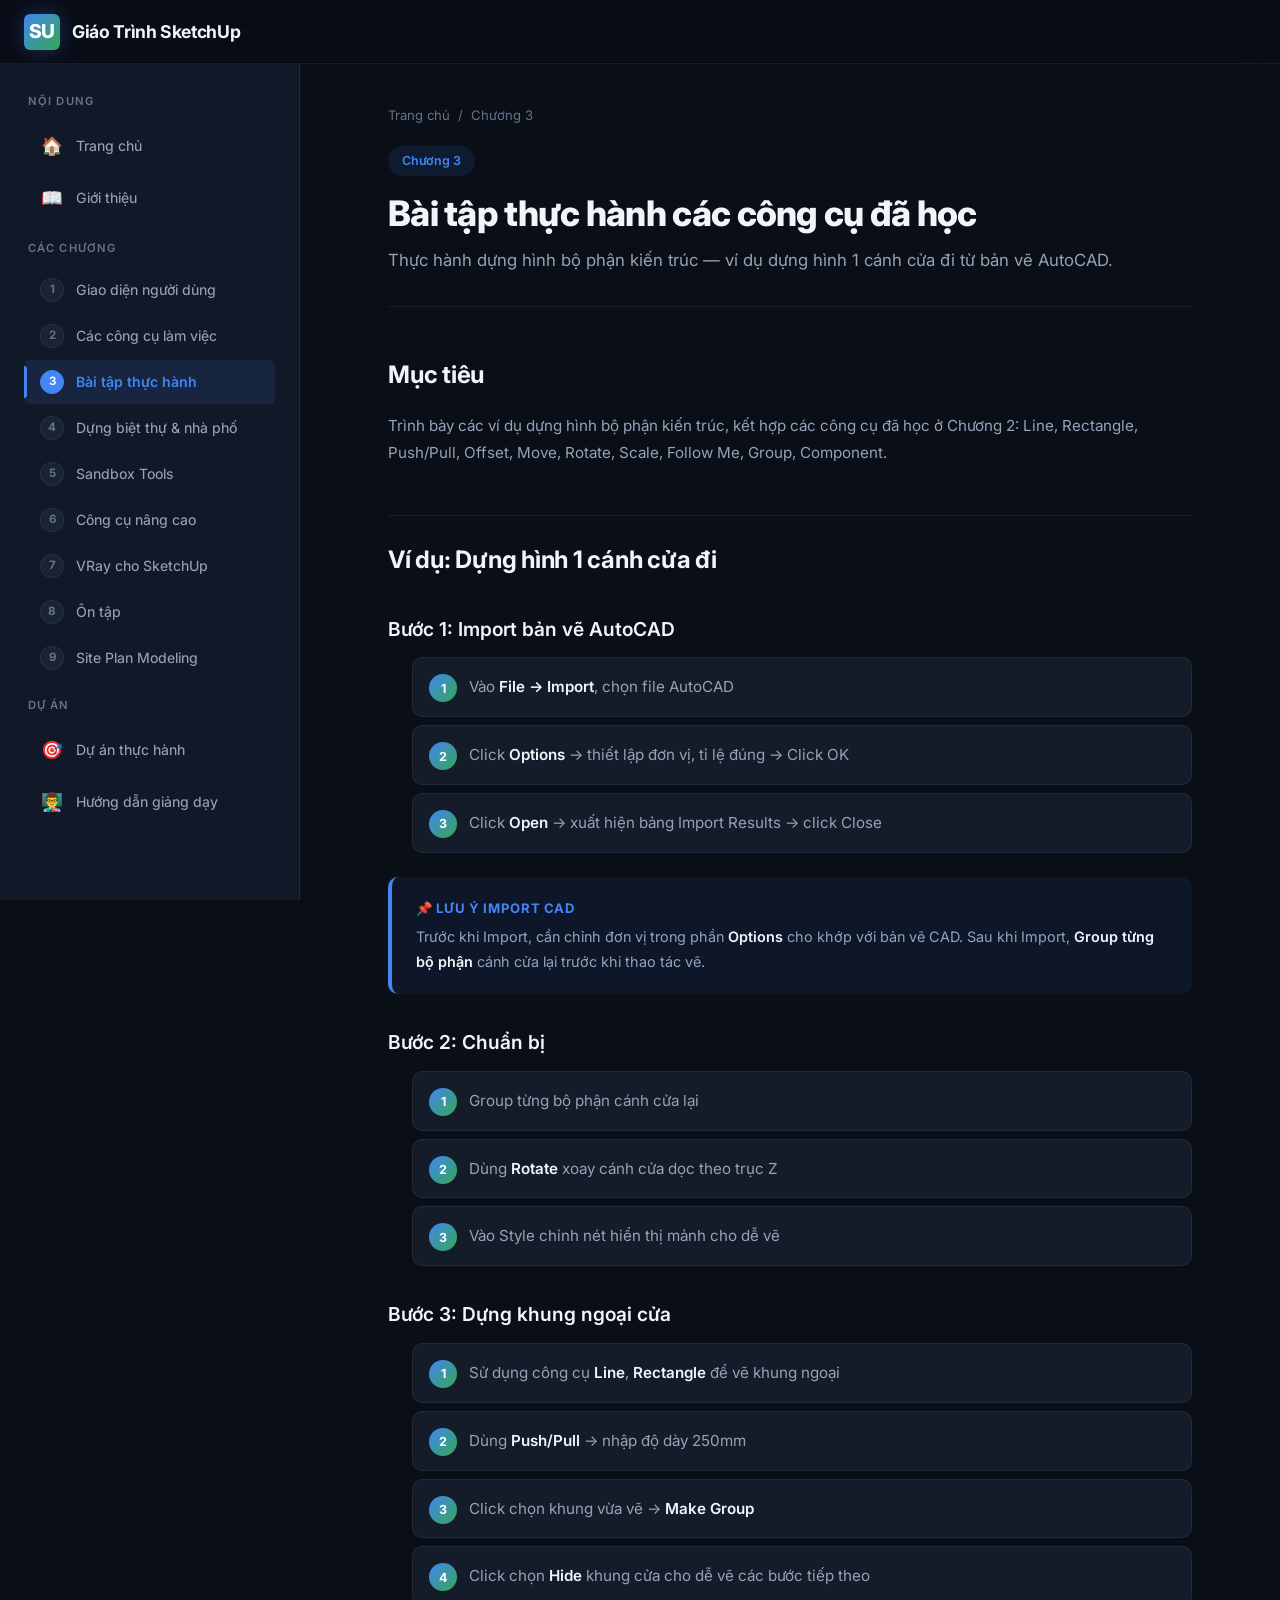
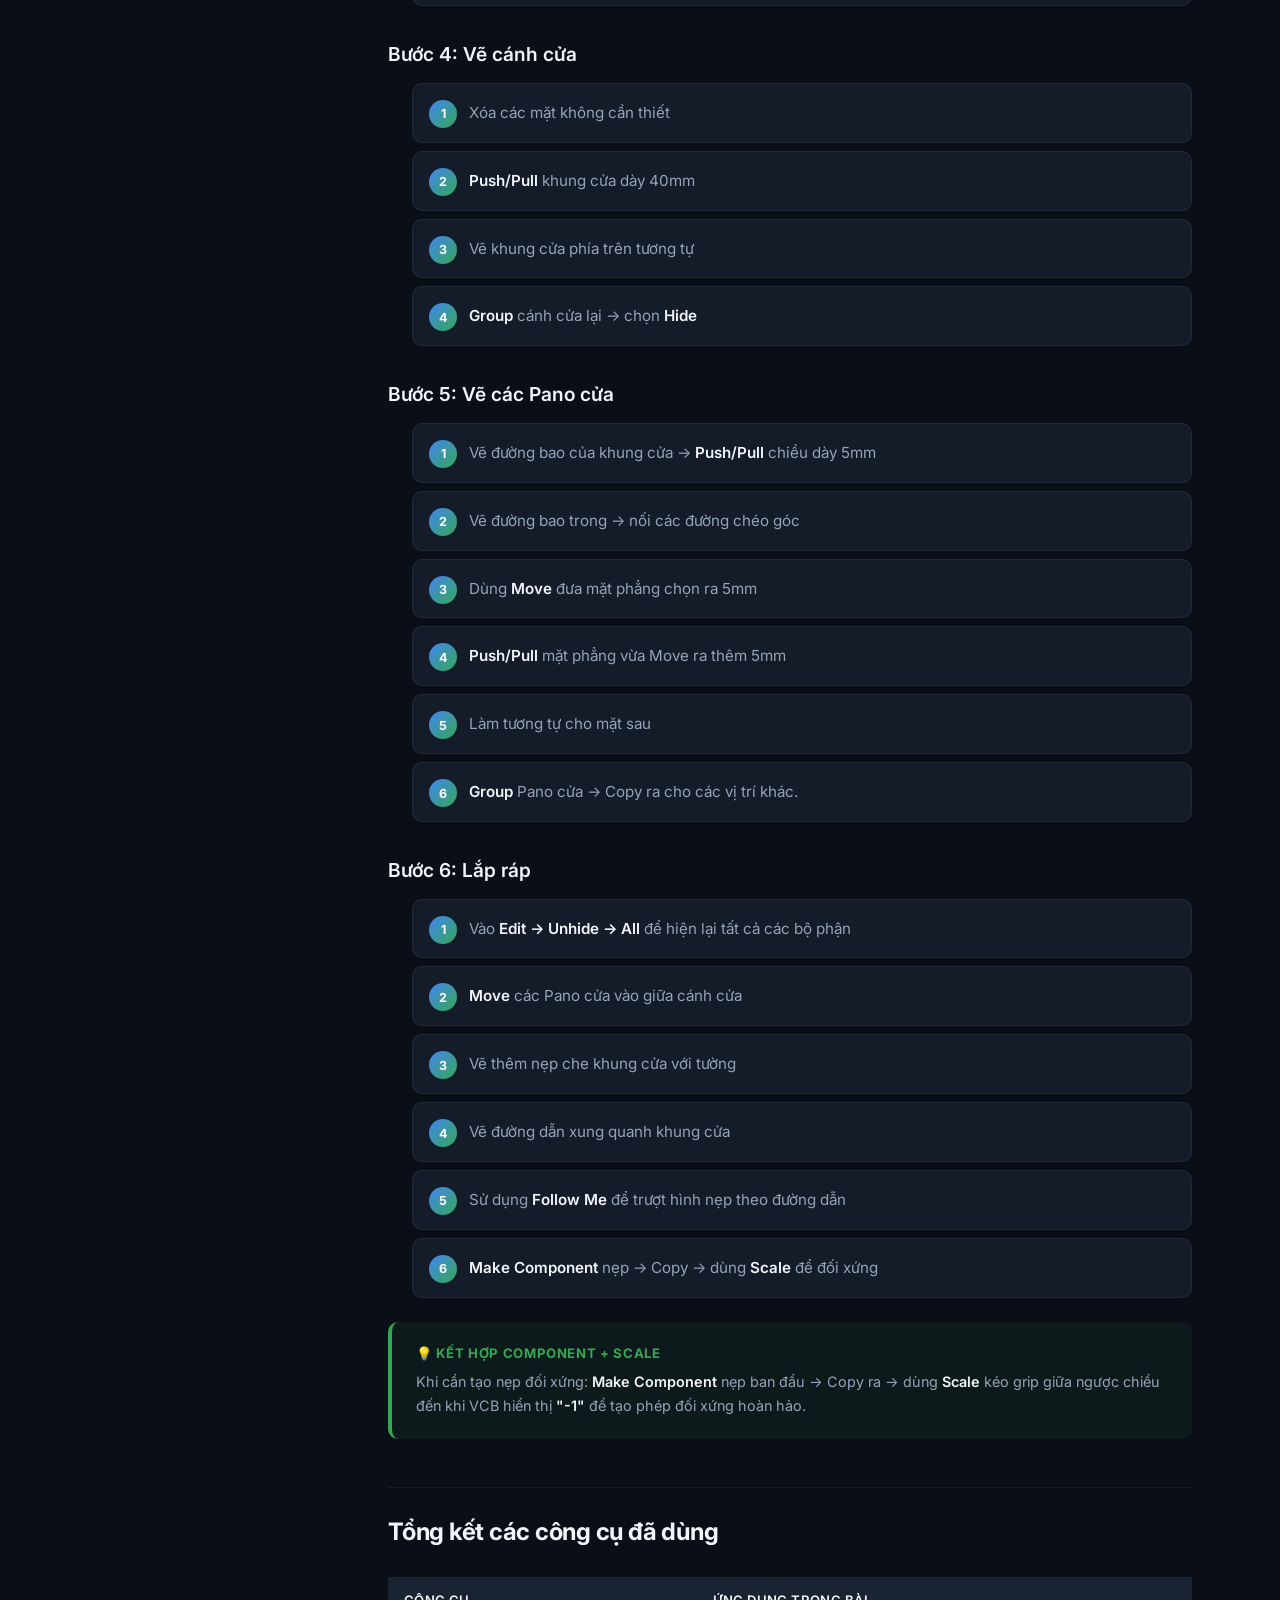
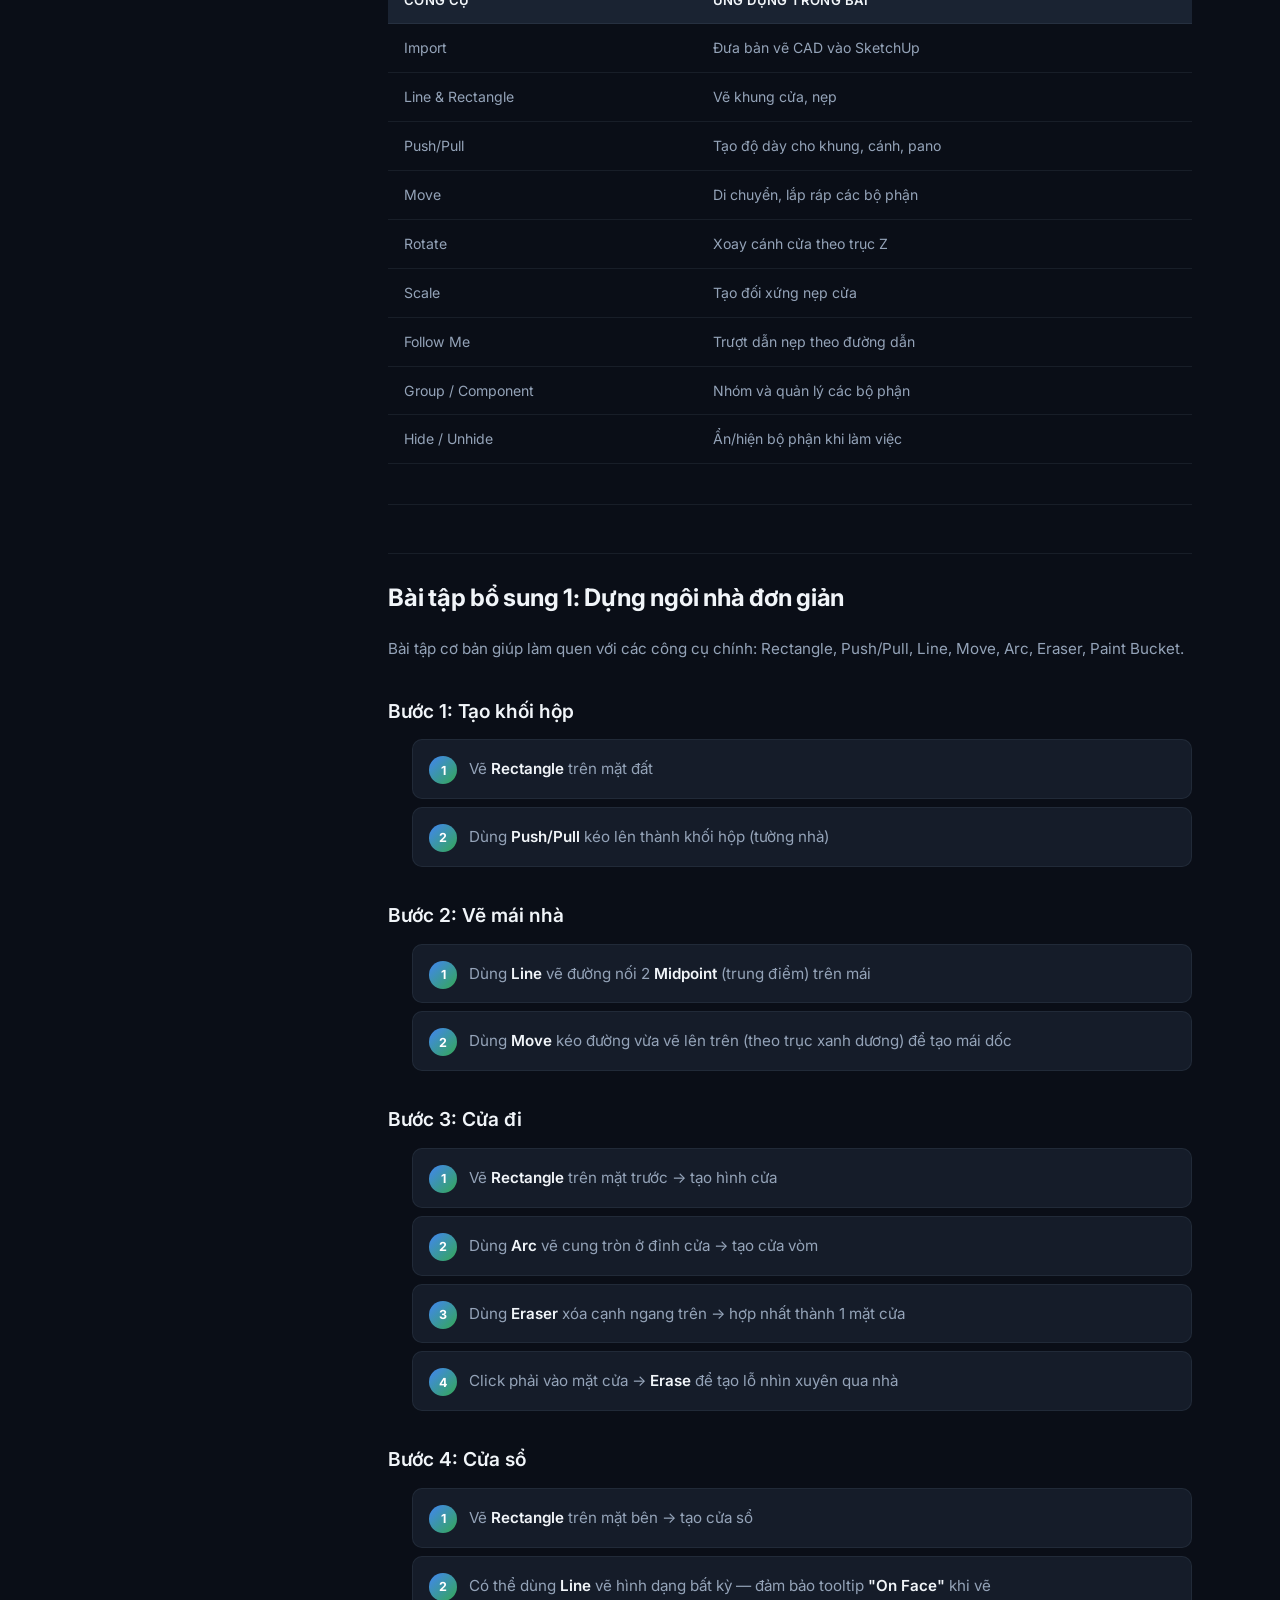
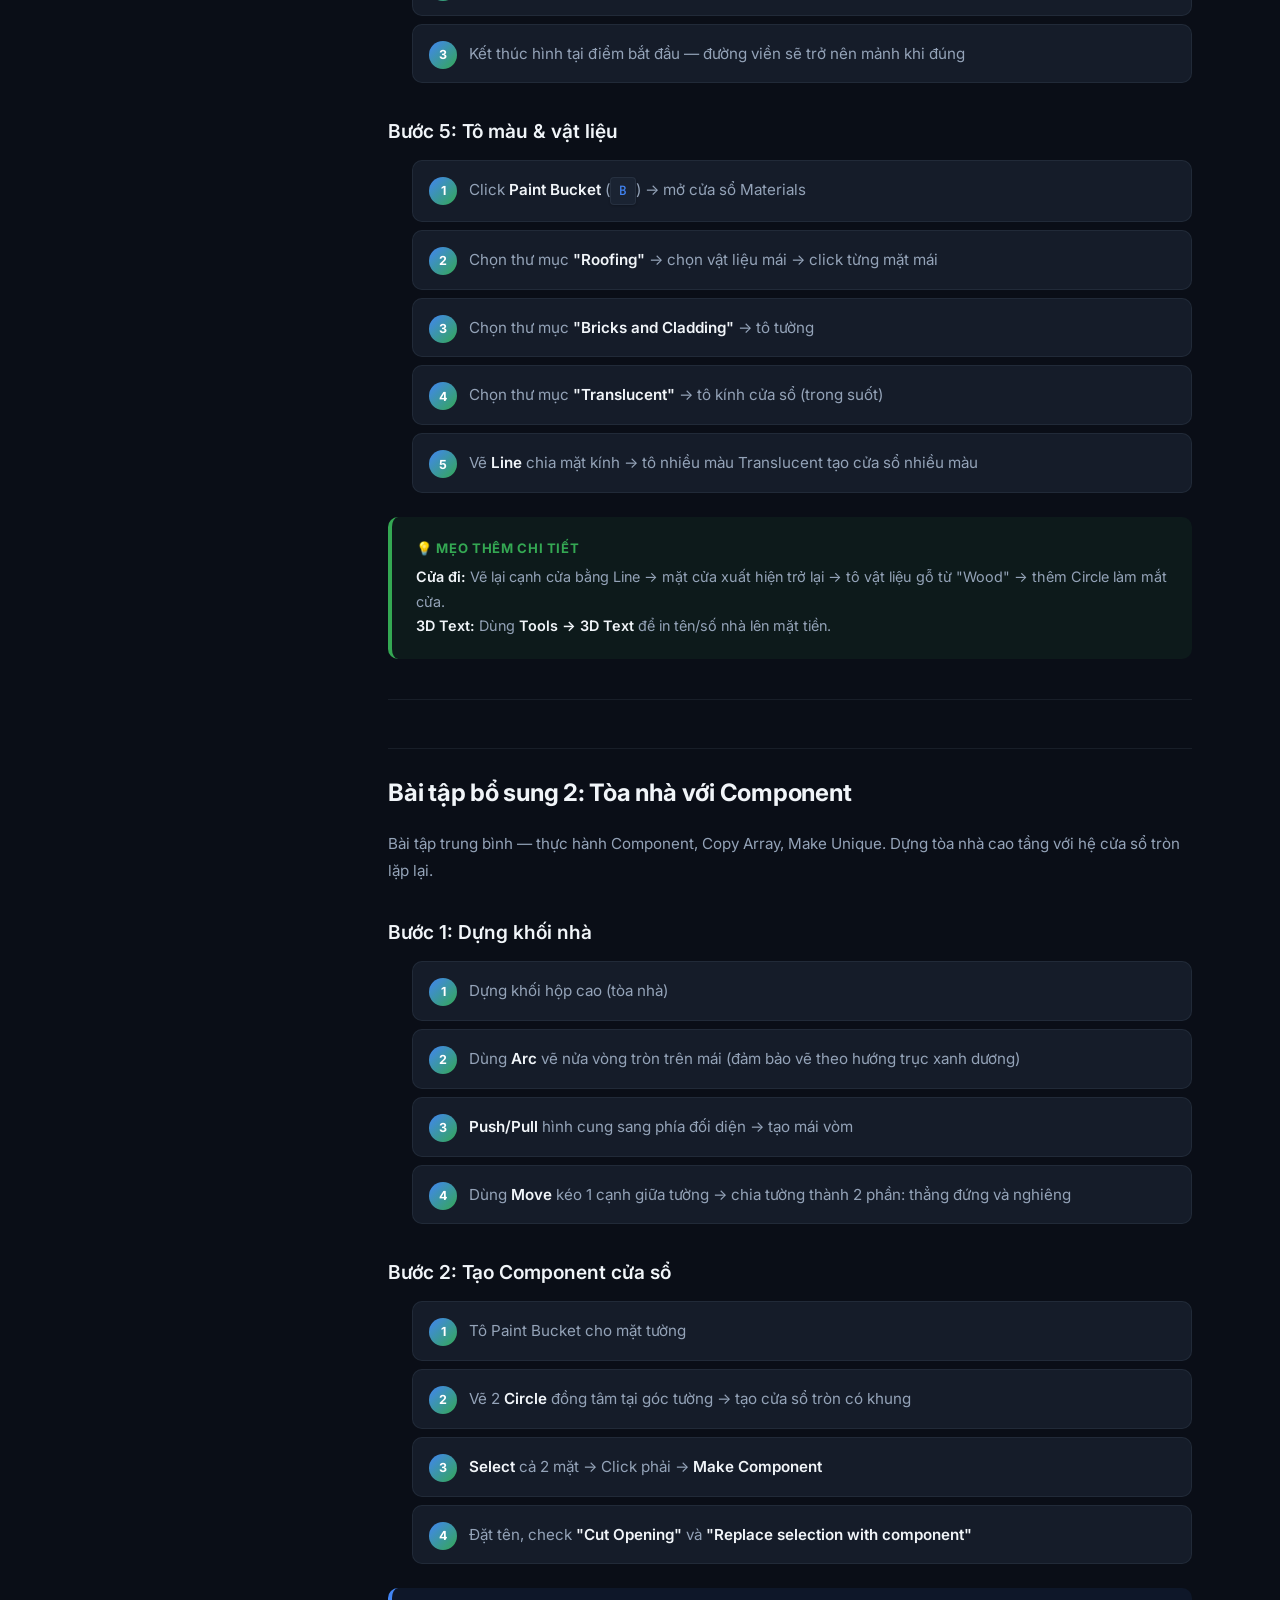
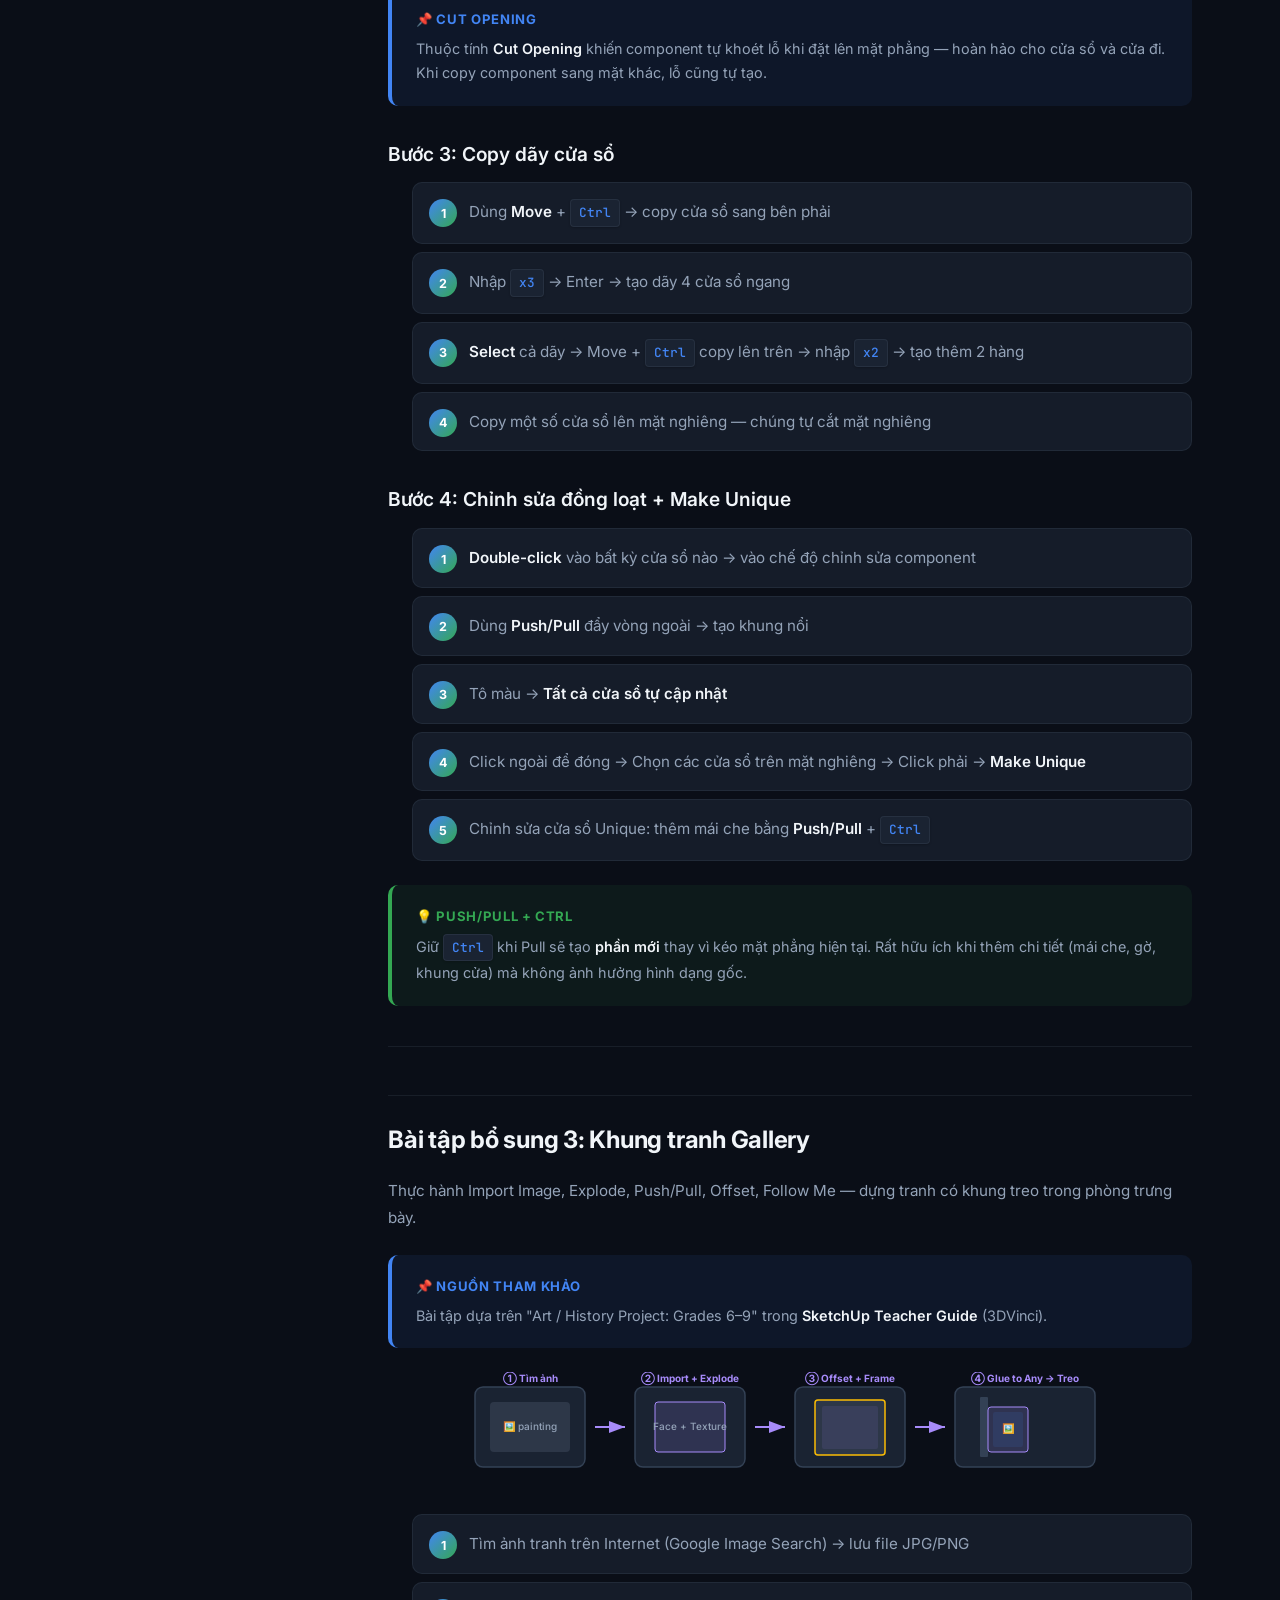
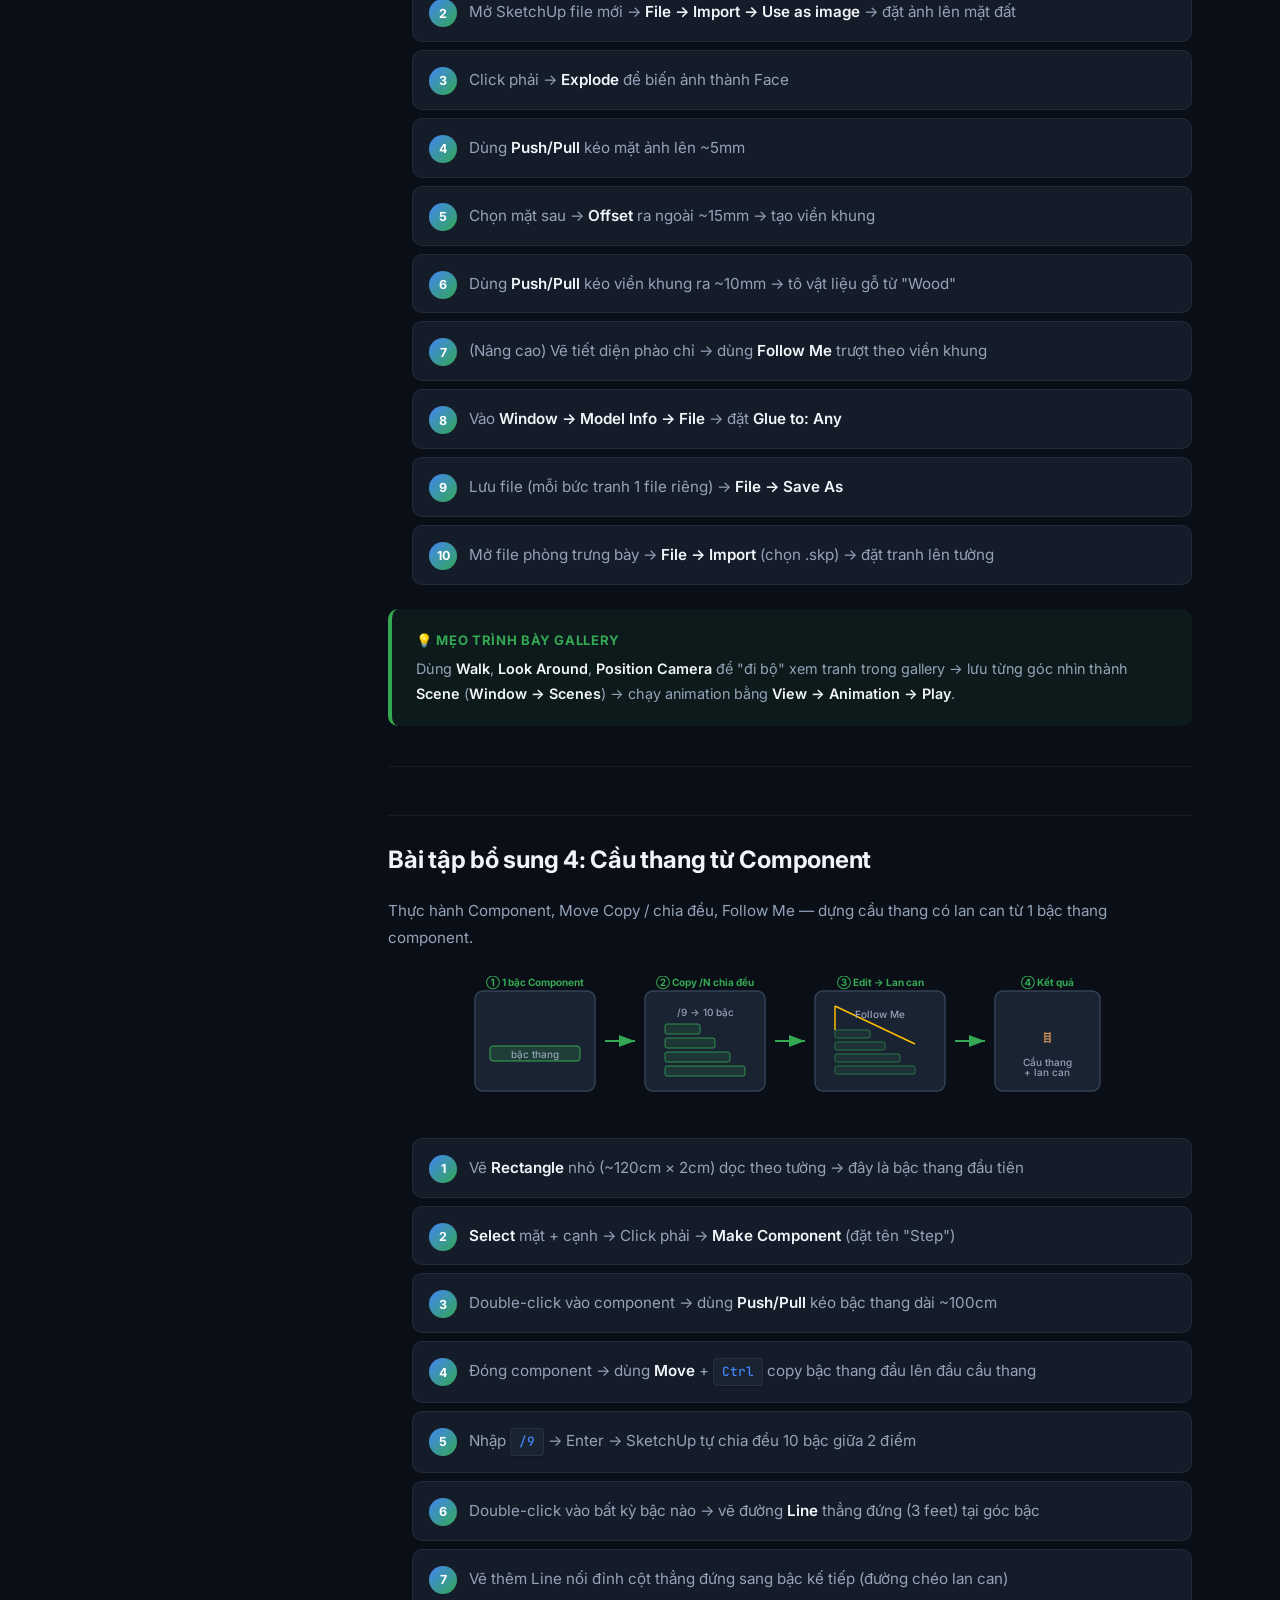
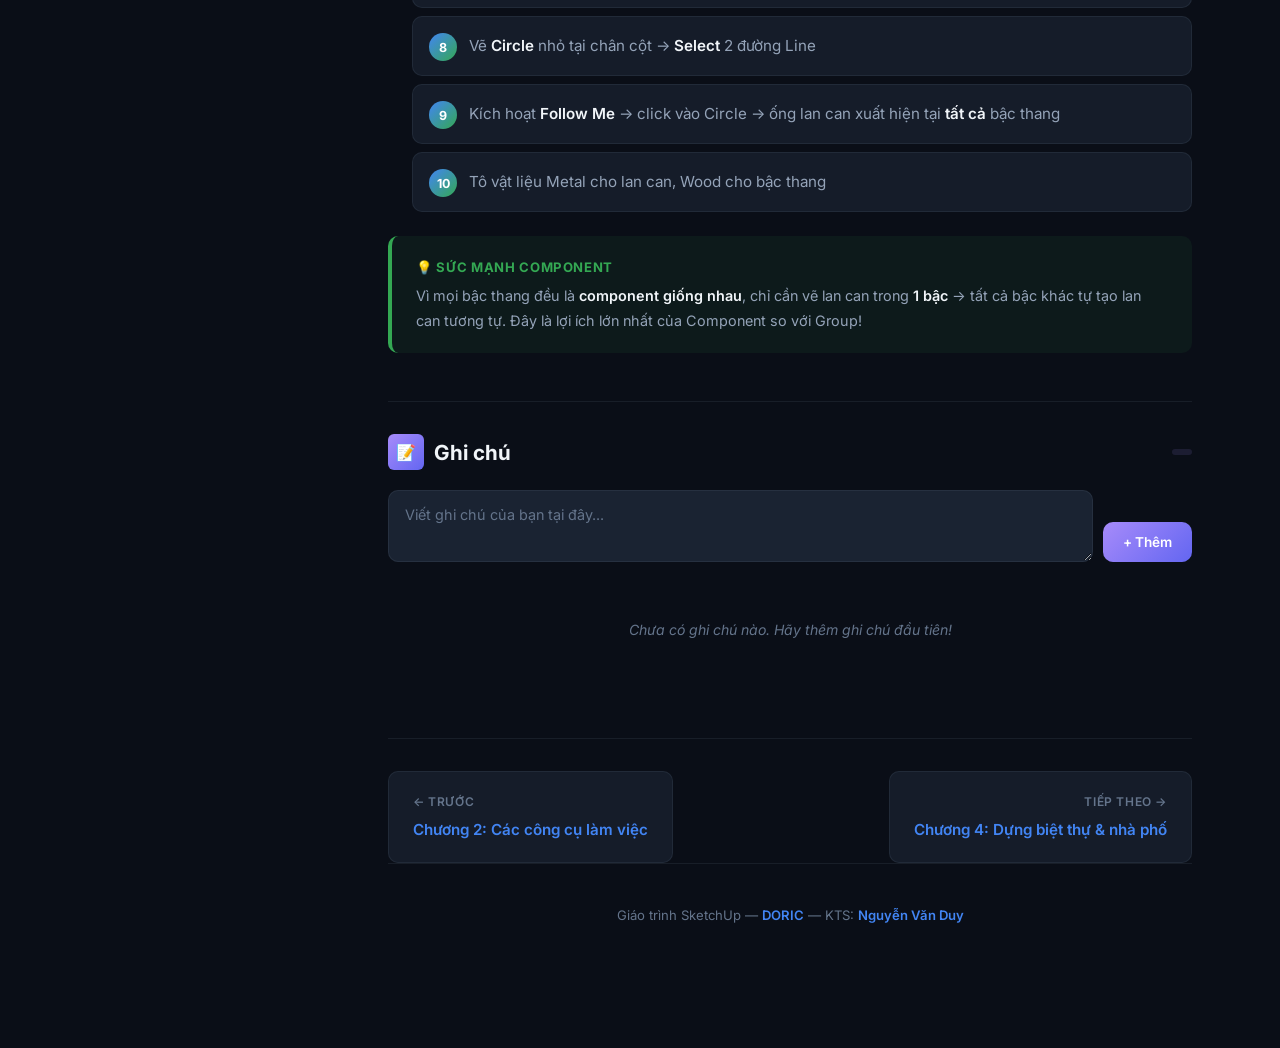
<file: chapters/chuong3.html>
<!DOCTYPE html>
<html lang="vi">
<head>
  <meta charset="UTF-8">
  <meta name="viewport" content="width=device-width, initial-scale=1.0">
  <title>Chương 3: Bài tập thực hành | Giáo Trình SketchUp</title>
  <link rel="stylesheet" href="../styles.css">
</head>
<body>
  <div class="reading-progress" id="reading-progress"></div>
  <header class="header"><a href="../index.html" class="header__brand"><div class="header__logo">SU</div>Giáo Trình SketchUp</a><button class="header__toggle" id="sidebar-toggle">☰</button></header>
  <div class="sidebar-overlay" id="sidebar-overlay"></div>
  <aside class="sidebar" id="sidebar"><div class="sidebar__section"><div class="sidebar__label">Nội dung</div><ul class="sidebar__nav"><li><a href="../index.html" class="sidebar__link"><span class="sidebar__icon">🏠</span>Trang chủ</a></li><li><a href="gioi-thieu.html" class="sidebar__link"><span class="sidebar__icon">📖</span>Giới thiệu</a></li></ul></div><div class="sidebar__section"><div class="sidebar__label">Các Chương</div><ul class="sidebar__nav"><li><a href="chuong1.html" class="sidebar__link"><span class="sidebar__chapter-num">1</span>Giao diện người dùng</a></li><li><a href="chuong2.html" class="sidebar__link"><span class="sidebar__chapter-num">2</span>Các công cụ làm việc</a></li><li><a href="chuong3.html" class="sidebar__link active"><span class="sidebar__chapter-num">3</span>Bài tập thực hành</a></li><li><a href="chuong4.html" class="sidebar__link"><span class="sidebar__chapter-num">4</span>Dựng biệt thự & nhà phố</a></li><li><a href="chuong5.html" class="sidebar__link"><span class="sidebar__chapter-num">5</span>Sandbox Tools</a></li><li><a href="chuong6.html" class="sidebar__link"><span class="sidebar__chapter-num">6</span>Công cụ nâng cao</a></li><li><a href="chuong7.html" class="sidebar__link"><span class="sidebar__chapter-num">7</span>VRay cho SketchUp</a></li><li><a href="chuong8.html" class="sidebar__link"><span class="sidebar__chapter-num">8</span>Ôn tập</a></li><li><a href="chuong9.html" class="sidebar__link"><span class="sidebar__chapter-num">9</span>Site Plan Modeling</a></li></ul></div><div class="sidebar__section"><div class="sidebar__label">Dự án</div><ul class="sidebar__nav"><li><a href="du-an-thuc-hanh.html" class="sidebar__link"><span class="sidebar__icon">🎯</span>Dự án thực hành</a></li><li><a href="huong-dan-giang-day.html" class="sidebar__link"><span class="sidebar__icon">👨‍🏫</span>Hướng dẫn giảng dạy</a></li></ul></div></aside>

  <main class="main">
    <div class="content">
      <div class="chapter-header">
        <div class="chapter-header__breadcrumb"><a href="../index.html">Trang chủ</a> <span>/</span> <span>Chương 3</span></div>
        <div class="chapter-header__num">Chương 3</div>
        <h1 class="chapter-header__title">Bài tập thực hành các công cụ đã học</h1>
        <p class="chapter-header__desc">Thực hành dựng hình bộ phận kiến trúc — ví dụ dựng hình 1 cánh cửa đi từ bản vẽ AutoCAD.</p>
      </div>

      <div class="chapter-content">
        <h2>Mục tiêu</h2>
        <p>Trình bày các ví dụ dựng hình bộ phận kiến trúc, kết hợp các công cụ đã học ở Chương 2: Line, Rectangle, Push/Pull, Offset, Move, Rotate, Scale, Follow Me, Group, Component.</p>

        <h2>Ví dụ: Dựng hình 1 cánh cửa đi</h2>

        <h3>Bước 1: Import bản vẽ AutoCAD</h3>
        <ol class="steps">
          <li>Vào <strong>File → Import</strong>, chọn file AutoCAD</li>
          <li>Click <strong>Options</strong> → thiết lập đơn vị, tỉ lệ đúng → Click OK</li>
          <li>Click <strong>Open</strong> → xuất hiện bảng Import Results → click Close</li>
        </ol>

        <div class="info-box info-box--note">
          <div class="info-box__title">📌 Lưu ý Import CAD</div>
          <div class="info-box__content">
            Trước khi Import, cần chỉnh đơn vị trong phần <strong>Options</strong> cho khớp với bản vẽ CAD. 
            Sau khi Import, <strong>Group từng bộ phận</strong> cánh cửa lại trước khi thao tác vẽ.
          </div>
        </div>

        <h3>Bước 2: Chuẩn bị</h3>
        <ol class="steps">
          <li>Group từng bộ phận cánh cửa lại</li>
          <li>Dùng <strong>Rotate</strong> xoay cánh cửa dọc theo trục Z</li>
          <li>Vào Style chỉnh nét hiển thị mảnh cho dễ vẽ</li>
        </ol>

        <h3>Bước 3: Dựng khung ngoại cửa</h3>
        <ol class="steps">
          <li>Sử dụng công cụ <strong>Line</strong>, <strong>Rectangle</strong> để vẽ khung ngoại</li>
          <li>Dùng <strong>Push/Pull</strong> → nhập độ dày 250mm</li>
          <li>Click chọn khung vừa vẽ → <strong>Make Group</strong></li>
          <li>Click chọn <strong>Hide</strong> khung cửa cho dễ vẽ các bước tiếp theo</li>
        </ol>

        <h3>Bước 4: Vẽ cánh cửa</h3>
        <ol class="steps">
          <li>Xóa các mặt không cần thiết</li>
          <li><strong>Push/Pull</strong> khung cửa dày 40mm</li>
          <li>Vẽ khung cửa phía trên tương tự</li>
          <li><strong>Group</strong> cánh cửa lại → chọn <strong>Hide</strong></li>
        </ol>

        <h3>Bước 5: Vẽ các Pano cửa</h3>
        <ol class="steps">
          <li>Vẽ đường bao của khung cửa → <strong>Push/Pull</strong> chiều dày 5mm</li>
          <li>Vẽ đường bao trong → nối các đường chéo góc</li>
          <li>Dùng <strong>Move</strong> đưa mặt phẳng chọn ra 5mm</li>
          <li><strong>Push/Pull</strong> mặt phẳng vừa Move ra thêm 5mm</li>
          <li>Làm tương tự cho mặt sau</li>
          <li><strong>Group</strong> Pano cửa → Copy ra cho các vị trí khác.</li>
        </ol>

        <h3>Bước 6: Lắp ráp</h3>
        <ol class="steps">
          <li>Vào <strong>Edit → Unhide → All</strong> để hiện lại tất cả các bộ phận</li>
          <li><strong>Move</strong> các Pano cửa vào giữa cánh cửa</li>
          <li>Vẽ thêm nẹp che khung cửa với tường</li>
          <li>Vẽ đường dẫn xung quanh khung cửa</li>
          <li>Sử dụng <strong>Follow Me</strong> để trượt hình nẹp theo đường dẫn</li>
          <li><strong>Make Component</strong> nẹp → Copy → dùng <strong>Scale</strong> để đối xứng</li>
        </ol>

        <div class="info-box info-box--tip">
          <div class="info-box__title">💡 Kết hợp Component + Scale</div>
          <div class="info-box__content">
            Khi cần tạo nẹp đối xứng: <strong>Make Component</strong> nẹp ban đầu → Copy ra → 
            dùng <strong>Scale</strong> kéo grip giữa ngược chiều đến khi VCB hiển thị <strong>"-1"</strong> 
            để tạo phép đối xứng hoàn hảo.
          </div>
        </div>

        <h2>Tổng kết các công cụ đã dùng</h2>
        <table>
          <thead>
            <tr><th>Công cụ</th><th>Ứng dụng trong bài</th></tr>
          </thead>
          <tbody>
            <tr><td>Import</td><td>Đưa bản vẽ CAD vào SketchUp</td></tr>
            <tr><td>Line & Rectangle</td><td>Vẽ khung cửa, nẹp</td></tr>
            <tr><td>Push/Pull</td><td>Tạo độ dày cho khung, cánh, pano</td></tr>
            <tr><td>Move</td><td>Di chuyển, lắp ráp các bộ phận</td></tr>
            <tr><td>Rotate</td><td>Xoay cánh cửa theo trục Z</td></tr>
            <tr><td>Scale</td><td>Tạo đối xứng nẹp cửa</td></tr>
            <tr><td>Follow Me</td><td>Trượt dẫn nẹp theo đường dẫn</td></tr>
            <tr><td>Group / Component</td><td>Nhóm và quản lý các bộ phận</td></tr>
            <tr><td>Hide / Unhide</td><td>Ẩn/hiện bộ phận khi làm việc</td></tr>
          </tbody>
        </table>

        <div class="section-divider"></div>

        <h2>Bài tập bổ sung 1: Dựng ngôi nhà đơn giản</h2>
        <p>Bài tập cơ bản giúp làm quen với các công cụ chính: Rectangle, Push/Pull, Line, Move, Arc, Eraser, Paint Bucket.</p>
        
        <h3>Bước 1: Tạo khối hộp</h3>
        <ol class="steps">
          <li>Vẽ <strong>Rectangle</strong> trên mặt đất</li>
          <li>Dùng <strong>Push/Pull</strong> kéo lên thành khối hộp (tường nhà)</li>
        </ol>

        <h3>Bước 2: Vẽ mái nhà</h3>
        <ol class="steps">
          <li>Dùng <strong>Line</strong> vẽ đường nối 2 <strong>Midpoint</strong> (trung điểm) trên mái</li>
          <li>Dùng <strong>Move</strong> kéo đường vừa vẽ lên trên (theo trục xanh dương) để tạo mái dốc</li>
        </ol>

        <h3>Bước 3: Cửa đi</h3>
        <ol class="steps">
          <li>Vẽ <strong>Rectangle</strong> trên mặt trước → tạo hình cửa</li>
          <li>Dùng <strong>Arc</strong> vẽ cung tròn ở đỉnh cửa → tạo cửa vòm</li>
          <li>Dùng <strong>Eraser</strong> xóa cạnh ngang trên → hợp nhất thành 1 mặt cửa</li>
          <li>Click phải vào mặt cửa → <strong>Erase</strong> để tạo lỗ nhìn xuyên qua nhà</li>
        </ol>

        <h3>Bước 4: Cửa sổ</h3>
        <ol class="steps">
          <li>Vẽ <strong>Rectangle</strong> trên mặt bên → tạo cửa sổ</li>
          <li>Có thể dùng <strong>Line</strong> vẽ hình dạng bất kỳ — đảm bảo tooltip <strong>"On Face"</strong> khi vẽ</li>
          <li>Kết thúc hình tại điểm bắt đầu — đường viền sẽ trở nên mảnh khi đúng</li>
        </ol>

        <h3>Bước 5: Tô màu & vật liệu</h3>
        <ol class="steps">
          <li>Click <strong>Paint Bucket</strong> (<span class="key">B</span>) → mở cửa sổ Materials</li>
          <li>Chọn thư mục <strong>"Roofing"</strong> → chọn vật liệu mái → click từng mặt mái</li>
          <li>Chọn thư mục <strong>"Bricks and Cladding"</strong> → tô tường</li>
          <li>Chọn thư mục <strong>"Translucent"</strong> → tô kính cửa sổ (trong suốt)</li>
          <li>Vẽ <strong>Line</strong> chia mặt kính → tô nhiều màu Translucent tạo cửa sổ nhiều màu</li>
        </ol>

        <div class="info-box info-box--tip">
          <div class="info-box__title">💡 Mẹo thêm chi tiết</div>
          <div class="info-box__content">
            <strong>Cửa đi:</strong> Vẽ lại cạnh cửa bằng Line → mặt cửa xuất hiện trở lại → tô vật liệu gỗ từ "Wood" → thêm Circle làm mắt cửa.<br>
            <strong>3D Text:</strong> Dùng <strong>Tools → 3D Text</strong> để in tên/số nhà lên mặt tiền.
          </div>
        </div>

        <div class="section-divider"></div>

        <h2>Bài tập bổ sung 2: Tòa nhà với Component</h2>
        <p>Bài tập trung bình — thực hành Component, Copy Array, Make Unique. Dựng tòa nhà cao tầng với hệ cửa sổ tròn lặp lại.</p>

        <h3>Bước 1: Dựng khối nhà</h3>
        <ol class="steps">
          <li>Dựng khối hộp cao (tòa nhà)</li>
          <li>Dùng <strong>Arc</strong> vẽ nửa vòng tròn trên mái (đảm bảo vẽ theo hướng trục xanh dương)</li>
          <li><strong>Push/Pull</strong> hình cung sang phía đối diện → tạo mái vòm</li>
          <li>Dùng <strong>Move</strong> kéo 1 cạnh giữa tường → chia tường thành 2 phần: thẳng đứng và nghiêng</li>
        </ol>

        <h3>Bước 2: Tạo Component cửa sổ</h3>
        <ol class="steps">
          <li>Tô Paint Bucket cho mặt tường</li>
          <li>Vẽ 2 <strong>Circle</strong> đồng tâm tại góc tường → tạo cửa sổ tròn có khung</li>
          <li><strong>Select</strong> cả 2 mặt → Click phải → <strong>Make Component</strong></li>
          <li>Đặt tên, check <strong>"Cut Opening"</strong> và <strong>"Replace selection with component"</strong></li>
        </ol>

        <div class="info-box info-box--note">
          <div class="info-box__title">📌 Cut Opening</div>
          <div class="info-box__content">
            Thuộc tính <strong>Cut Opening</strong> khiến component tự khoét lỗ khi đặt lên mặt phẳng — 
            hoàn hảo cho cửa sổ và cửa đi. Khi copy component sang mặt khác, lỗ cũng tự tạo.
          </div>
        </div>

        <h3>Bước 3: Copy dãy cửa sổ</h3>
        <ol class="steps">
          <li>Dùng <strong>Move</strong> + <span class="key">Ctrl</span> → copy cửa sổ sang bên phải</li>
          <li>Nhập <span class="key">x3</span> → Enter → tạo dãy 4 cửa sổ ngang</li>
          <li><strong>Select</strong> cả dãy → Move + <span class="key">Ctrl</span> copy lên trên → nhập <span class="key">x2</span> → tạo thêm 2 hàng</li>
          <li>Copy một số cửa sổ lên mặt nghiêng — chúng tự cắt mặt nghiêng</li>
        </ol>

        <h3>Bước 4: Chỉnh sửa đồng loạt + Make Unique</h3>
        <ol class="steps">
          <li><strong>Double-click</strong> vào bất kỳ cửa sổ nào → vào chế độ chỉnh sửa component</li>
          <li>Dùng <strong>Push/Pull</strong> đẩy vòng ngoài → tạo khung nổi</li>
          <li>Tô màu → <strong>Tất cả cửa sổ tự cập nhật</strong></li>
          <li>Click ngoài để đóng → Chọn các cửa sổ trên mặt nghiêng → Click phải → <strong>Make Unique</strong></li>
          <li>Chỉnh sửa cửa sổ Unique: thêm mái che bằng <strong>Push/Pull</strong> + <span class="key">Ctrl</span></li>
        </ol>

        <div class="info-box info-box--tip">
          <div class="info-box__title">💡 Push/Pull + Ctrl</div>
          <div class="info-box__content">
            Giữ <span class="key">Ctrl</span> khi Pull sẽ tạo <strong>phần mới</strong> thay vì kéo mặt phẳng hiện tại. 
            Rất hữu ích khi thêm chi tiết (mái che, gờ, khung cửa) mà không ảnh hưởng hình dạng gốc.
          </div>
        </div>

        <div class="section-divider"></div>

        <h2>Bài tập bổ sung 3: Khung tranh Gallery</h2>
        <p>Thực hành Import Image, Explode, Push/Pull, Offset, Follow Me — dựng tranh có khung treo trong phòng trưng bày.</p>

        <div class="info-box info-box--note">
          <div class="info-box__title">📌 Nguồn tham khảo</div>
          <div class="info-box__content">
            Bài tập dựa trên "Art / History Project: Grades 6–9" trong <strong>SketchUp Teacher Guide</strong> (3DVinci).
          </div>
        </div>

        <!-- SVG Illustration: Gallery workflow -->
        <div style="text-align:center; margin: 24px 0;">
          <svg viewBox="0 0 640 110" width="100%" style="max-width:640px;" xmlns="http://www.w3.org/2000/svg">
            <defs><marker id="ah3" markerWidth="8" markerHeight="6" refX="8" refY="3" orient="auto"><path d="M0,0 L8,3 L0,6" fill="#a78bfa"/></marker></defs>
            <style>.s3{font:700 10px 'Inter',sans-serif;fill:#a78bfa;}.l3{font:500 10px 'Inter',sans-serif;fill:#94a3b8;}.a3{stroke:#a78bfa;stroke-width:2;fill:none;marker-end:url(#ah3);}</style>
            <!-- Step 1 -->
            <rect x="5" y="15" width="110" height="80" rx="8" fill="#1a2332" stroke="#334155" stroke-width="1.5"/>
            <text x="60" y="10" class="s3" text-anchor="middle">① Tìm ảnh</text>
            <rect x="20" y="30" width="80" height="50" rx="4" fill="#2D3748"/>
            <text x="60" y="58" class="l3" text-anchor="middle" font-size="9">🖼️ painting</text>
            <!-- Arrow -->
            <line x1="125" y1="55" x2="155" y2="55" class="a3"/>
            <!-- Step 2 -->
            <rect x="165" y="15" width="110" height="80" rx="8" fill="#1a2332" stroke="#334155" stroke-width="1.5"/>
            <text x="220" y="10" class="s3" text-anchor="middle">② Import + Explode</text>
            <rect x="185" y="30" width="70" height="50" rx="3" fill="rgba(167,139,250,0.15)" stroke="#a78bfa" stroke-width="1"/>
            <text x="220" y="58" class="l3" text-anchor="middle" font-size="8">Face + Texture</text>
            <!-- Arrow -->
            <line x1="285" y1="55" x2="315" y2="55" class="a3"/>
            <!-- Step 3 -->
            <rect x="325" y="15" width="110" height="80" rx="8" fill="#1a2332" stroke="#334155" stroke-width="1.5"/>
            <text x="380" y="10" class="s3" text-anchor="middle">③ Offset + Frame</text>
            <rect x="345" y="28" width="70" height="55" rx="3" fill="#2D3748" stroke="#fbbc04" stroke-width="1.5"/>
            <rect x="352" y="34" width="56" height="43" rx="2" fill="rgba(167,139,250,0.1)"/>
            <!-- Arrow -->
            <line x1="445" y1="55" x2="475" y2="55" class="a3"/>
            <!-- Step 4 -->
            <rect x="485" y="15" width="140" height="80" rx="8" fill="#1a2332" stroke="#334155" stroke-width="1.5"/>
            <text x="555" y="10" class="s3" text-anchor="middle">④ Glue to Any → Treo</text>
            <rect x="510" y="25" width="8" height="60" rx="1" fill="#334155"/>
            <rect x="518" y="35" width="40" height="45" rx="3" fill="rgba(167,139,250,0.15)" stroke="#a78bfa" stroke-width="1"/>
            <rect x="523" y="40" width="30" height="35" rx="2" fill="rgba(66,133,244,0.1)"/>
            <text x="538" y="60" class="l3" text-anchor="middle" font-size="7">🖼️</text>
          </svg>
        </div>

        <ol class="steps">
          <li>Tìm ảnh tranh trên Internet (Google Image Search) → lưu file JPG/PNG</li>
          <li>Mở SketchUp file mới → <strong>File → Import → Use as image</strong> → đặt ảnh lên mặt đất</li>
          <li>Click phải → <strong>Explode</strong> để biến ảnh thành Face</li>
          <li>Dùng <strong>Push/Pull</strong> kéo mặt ảnh lên ~5mm</li>
          <li>Chọn mặt sau → <strong>Offset</strong> ra ngoài ~15mm → tạo viền khung</li>
          <li>Dùng <strong>Push/Pull</strong> kéo viền khung ra ~10mm → tô vật liệu gỗ từ "Wood"</li>
          <li>(Nâng cao) Vẽ tiết diện phào chỉ → dùng <strong>Follow Me</strong> trượt theo viền khung</li>
          <li>Vào <strong>Window → Model Info → File</strong> → đặt <strong>Glue to: Any</strong></li>
          <li>Lưu file (mỗi bức tranh 1 file riêng) → <strong>File → Save As</strong></li>
          <li>Mở file phòng trưng bày → <strong>File → Import</strong> (chọn .skp) → đặt tranh lên tường</li>
        </ol>

        <div class="info-box info-box--tip">
          <div class="info-box__title">💡 Mẹo trình bày Gallery</div>
          <div class="info-box__content">
            Dùng <strong>Walk</strong>, <strong>Look Around</strong>, <strong>Position Camera</strong> để "đi bộ" xem tranh trong gallery → lưu từng góc nhìn thành <strong>Scene</strong> (<strong>Window → Scenes</strong>) → chạy animation bằng <strong>View → Animation → Play</strong>.
          </div>
        </div>

        <div class="section-divider"></div>

        <h2>Bài tập bổ sung 4: Cầu thang từ Component</h2>
        <p>Thực hành Component, Move Copy / chia đều, Follow Me — dựng cầu thang có lan can từ 1 bậc thang component.</p>

        <!-- SVG Illustration: Staircase workflow -->
        <div style="text-align:center; margin: 24px 0;">
          <svg viewBox="0 0 640 130" width="100%" style="max-width:640px;" xmlns="http://www.w3.org/2000/svg">
            <defs><marker id="ah4" markerWidth="8" markerHeight="6" refX="8" refY="3" orient="auto"><path d="M0,0 L8,3 L0,6" fill="#34a853"/></marker></defs>
            <style>.s4{font:700 10px 'Inter',sans-serif;fill:#34a853;}.l4{font:500 10px 'Inter',sans-serif;fill:#94a3b8;}.a4{stroke:#34a853;stroke-width:2;fill:none;marker-end:url(#ah4);}</style>
            <!-- Step 1: 1 bậc -->
            <rect x="5" y="15" width="120" height="100" rx="8" fill="#1a2332" stroke="#334155" stroke-width="1.5"/>
            <text x="65" y="10" class="s4" text-anchor="middle">① 1 bậc Component</text>
            <rect x="20" y="70" width="90" height="15" rx="3" fill="rgba(52,168,83,0.2)" stroke="#34a853" stroke-width="1"/>
            <text x="65" y="82" class="l4" text-anchor="middle" font-size="8">bậc thang</text>
            <!-- Arrow -->
            <line x1="135" y1="65" x2="165" y2="65" class="a4"/>
            <!-- Step 2: Copy / divide -->
            <rect x="175" y="15" width="120" height="100" rx="8" fill="#1a2332" stroke="#334155" stroke-width="1.5"/>
            <text x="235" y="10" class="s4" text-anchor="middle">② Copy /N chia đều</text>
            <!-- Mini stairs -->
            <rect x="195" y="90" width="80" height="10" rx="2" fill="rgba(52,168,83,0.15)" stroke="#34a853" stroke-width="0.8"/>
            <rect x="195" y="76" width="65" height="10" rx="2" fill="rgba(52,168,83,0.15)" stroke="#34a853" stroke-width="0.8"/>
            <rect x="195" y="62" width="50" height="10" rx="2" fill="rgba(52,168,83,0.15)" stroke="#34a853" stroke-width="0.8"/>
            <rect x="195" y="48" width="35" height="10" rx="2" fill="rgba(52,168,83,0.15)" stroke="#34a853" stroke-width="0.8"/>
            <text x="235" y="40" class="l4" text-anchor="middle" font-size="8">/9 → 10 bậc</text>
            <!-- Arrow -->
            <line x1="305" y1="65" x2="335" y2="65" class="a4"/>
            <!-- Step 3: Edit + railing -->
            <rect x="345" y="15" width="130" height="100" rx="8" fill="#1a2332" stroke="#334155" stroke-width="1.5"/>
            <text x="410" y="10" class="s4" text-anchor="middle">③ Edit → Lan can</text>
            <!-- Mini stairs with rail -->
            <rect x="365" y="90" width="80" height="8" rx="2" fill="rgba(52,168,83,0.1)" stroke="#34a853" stroke-width="0.6"/>
            <rect x="365" y="78" width="65" height="8" rx="2" fill="rgba(52,168,83,0.1)" stroke="#34a853" stroke-width="0.6"/>
            <rect x="365" y="66" width="50" height="8" rx="2" fill="rgba(52,168,83,0.1)" stroke="#34a853" stroke-width="0.6"/>
            <rect x="365" y="54" width="35" height="8" rx="2" fill="rgba(52,168,83,0.1)" stroke="#34a853" stroke-width="0.6"/>
            <line x1="365" y1="54" x2="365" y2="30" stroke="#fbbc04" stroke-width="1.5"/>
            <line x1="365" y1="30" x2="445" y2="68" stroke="#fbbc04" stroke-width="1.5"/>
            <text x="410" y="42" class="l4" text-anchor="middle" font-size="8" fill="#fbbc04">Follow Me</text>
            <!-- Arrow -->
            <line x1="485" y1="65" x2="515" y2="65" class="a4"/>
            <!-- Step 4: Result -->
            <rect x="525" y="15" width="105" height="100" rx="8" fill="#1a2332" stroke="#334155" stroke-width="1.5"/>
            <text x="577" y="10" class="s4" text-anchor="middle">④ Kết quả</text>
            <text x="577" y="65" class="l4" text-anchor="middle" font-size="22">🪜</text>
            <text x="577" y="90" class="l4" text-anchor="middle" font-size="8">Cầu thang</text>
            <text x="577" y="100" class="l4" text-anchor="middle" font-size="8">+ lan can</text>
          </svg>
        </div>

        <ol class="steps">
          <li>Vẽ <strong>Rectangle</strong> nhỏ (~120cm × 2cm) dọc theo tường → đây là bậc thang đầu tiên</li>
          <li><strong>Select</strong> mặt + cạnh → Click phải → <strong>Make Component</strong> (đặt tên "Step")</li>
          <li>Double-click vào component → dùng <strong>Push/Pull</strong> kéo bậc thang dài ~100cm</li>
          <li>Đóng component → dùng <strong>Move</strong> + <span class="key">Ctrl</span> copy bậc thang đầu lên đầu cầu thang</li>
          <li>Nhập <span class="key">/9</span> → Enter → SketchUp tự chia đều 10 bậc giữa 2 điểm</li>
          <li>Double-click vào bất kỳ bậc nào → vẽ đường <strong>Line</strong> thẳng đứng (3 feet) tại góc bậc</li>
          <li>Vẽ thêm Line nối đỉnh cột thẳng đứng sang bậc kế tiếp (đường chéo lan can)</li>
          <li>Vẽ <strong>Circle</strong> nhỏ tại chân cột → <strong>Select</strong> 2 đường Line</li>
          <li>Kích hoạt <strong>Follow Me</strong> → click vào Circle → ống lan can xuất hiện tại <strong>tất cả</strong> bậc thang</li>
          <li>Tô vật liệu Metal cho lan can, Wood cho bậc thang</li>
        </ol>

        <div class="info-box info-box--tip">
          <div class="info-box__title">💡 Sức mạnh Component</div>
          <div class="info-box__content">
            Vì mọi bậc thang đều là <strong>component giống nhau</strong>, chỉ cần vẽ lan can trong <strong>1 bậc</strong> → tất cả bậc khác tự tạo lan can tương tự. Đây là lợi ích lớn nhất của Component so với Group!
          </div>
        </div>
      </div>

      <div class="chapter-nav">
        <a href="chuong2.html" class="chapter-nav__link chapter-nav__link--prev"><span class="chapter-nav__label">← Trước</span><span class="chapter-nav__title">Chương 2: Các công cụ làm việc</span></a>
        <a href="chuong4.html" class="chapter-nav__link chapter-nav__link--next"><span class="chapter-nav__label">Tiếp theo →</span><span class="chapter-nav__title">Chương 4: Dựng biệt thự & nhà phố</span></a>
      </div>
      <footer class="footer"><p class="footer__text">Giáo trình SketchUp — <span class="footer__author">DORIC</span> — KTS: <span class="footer__author">Nguyễn Văn Duy</span></p></footer>
    </div>
  </main>
  <script src="../script.js"></script>
</body>
</html>
</file>
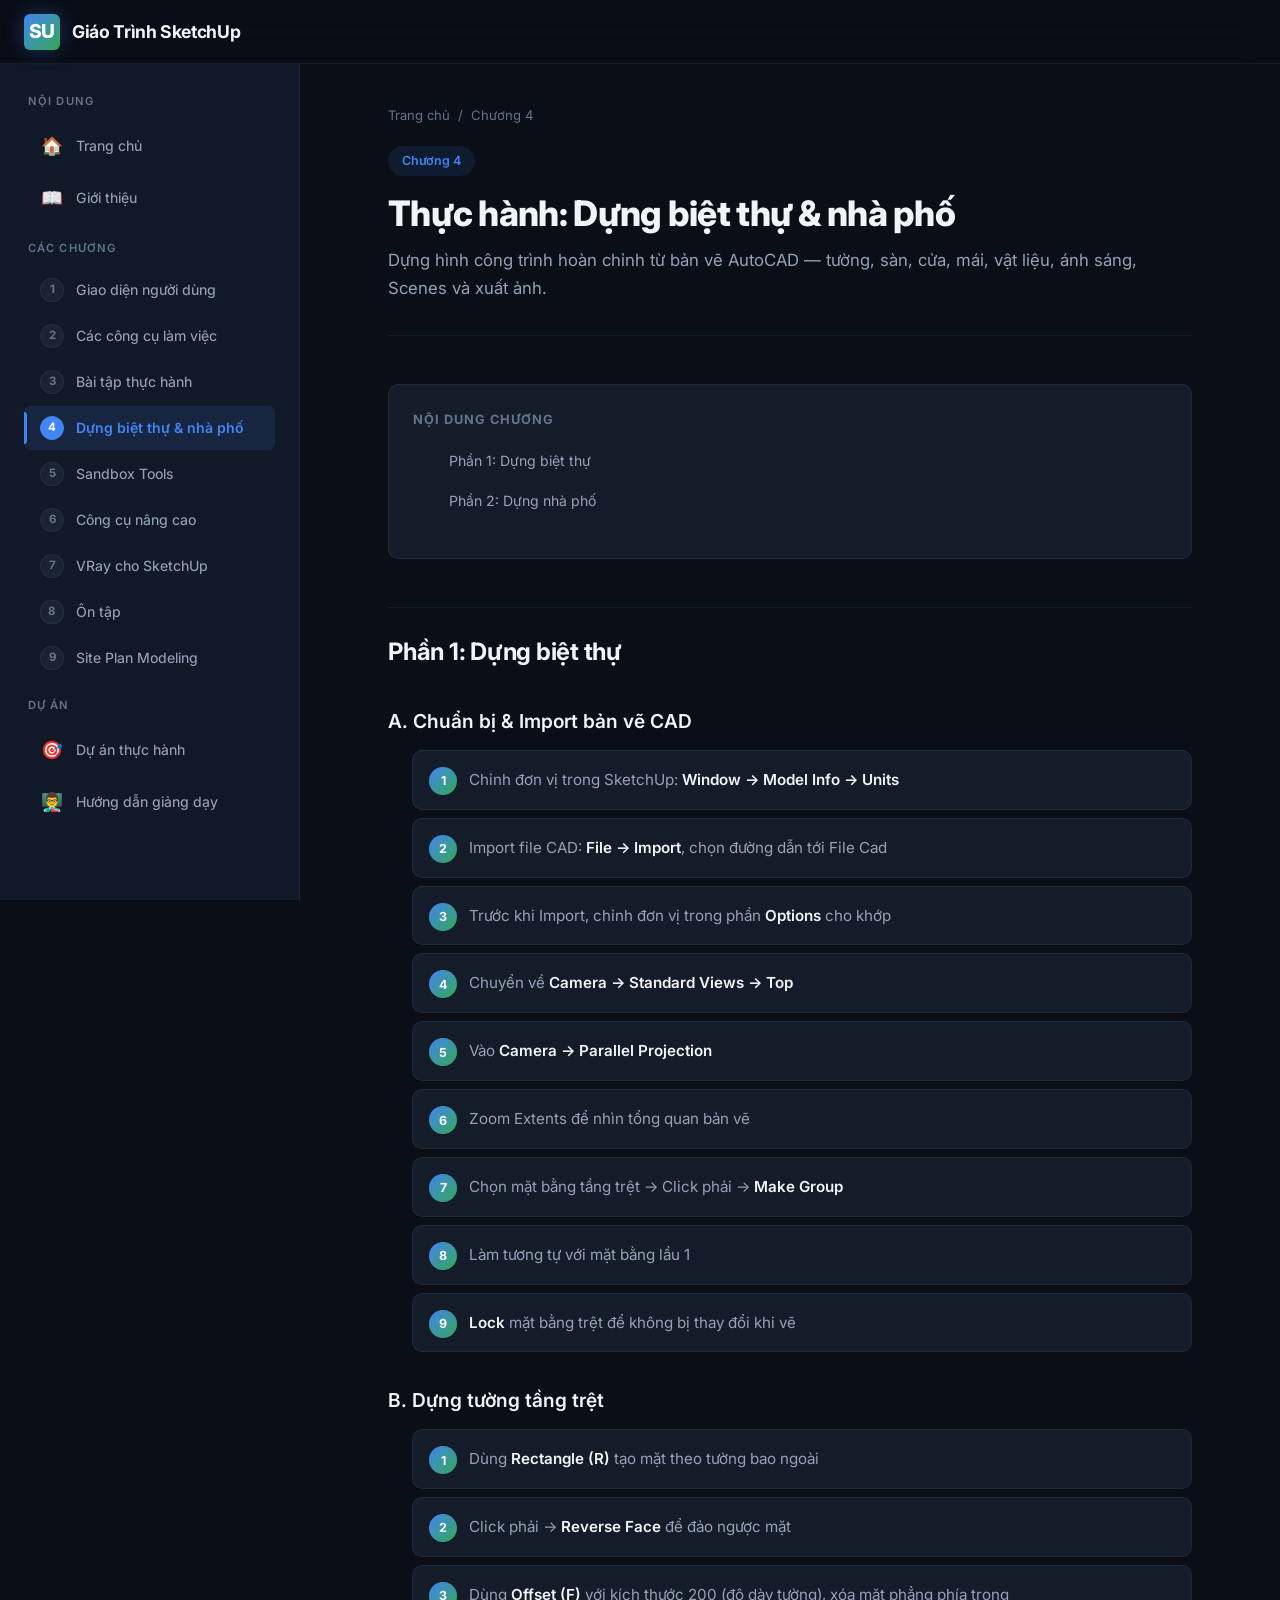
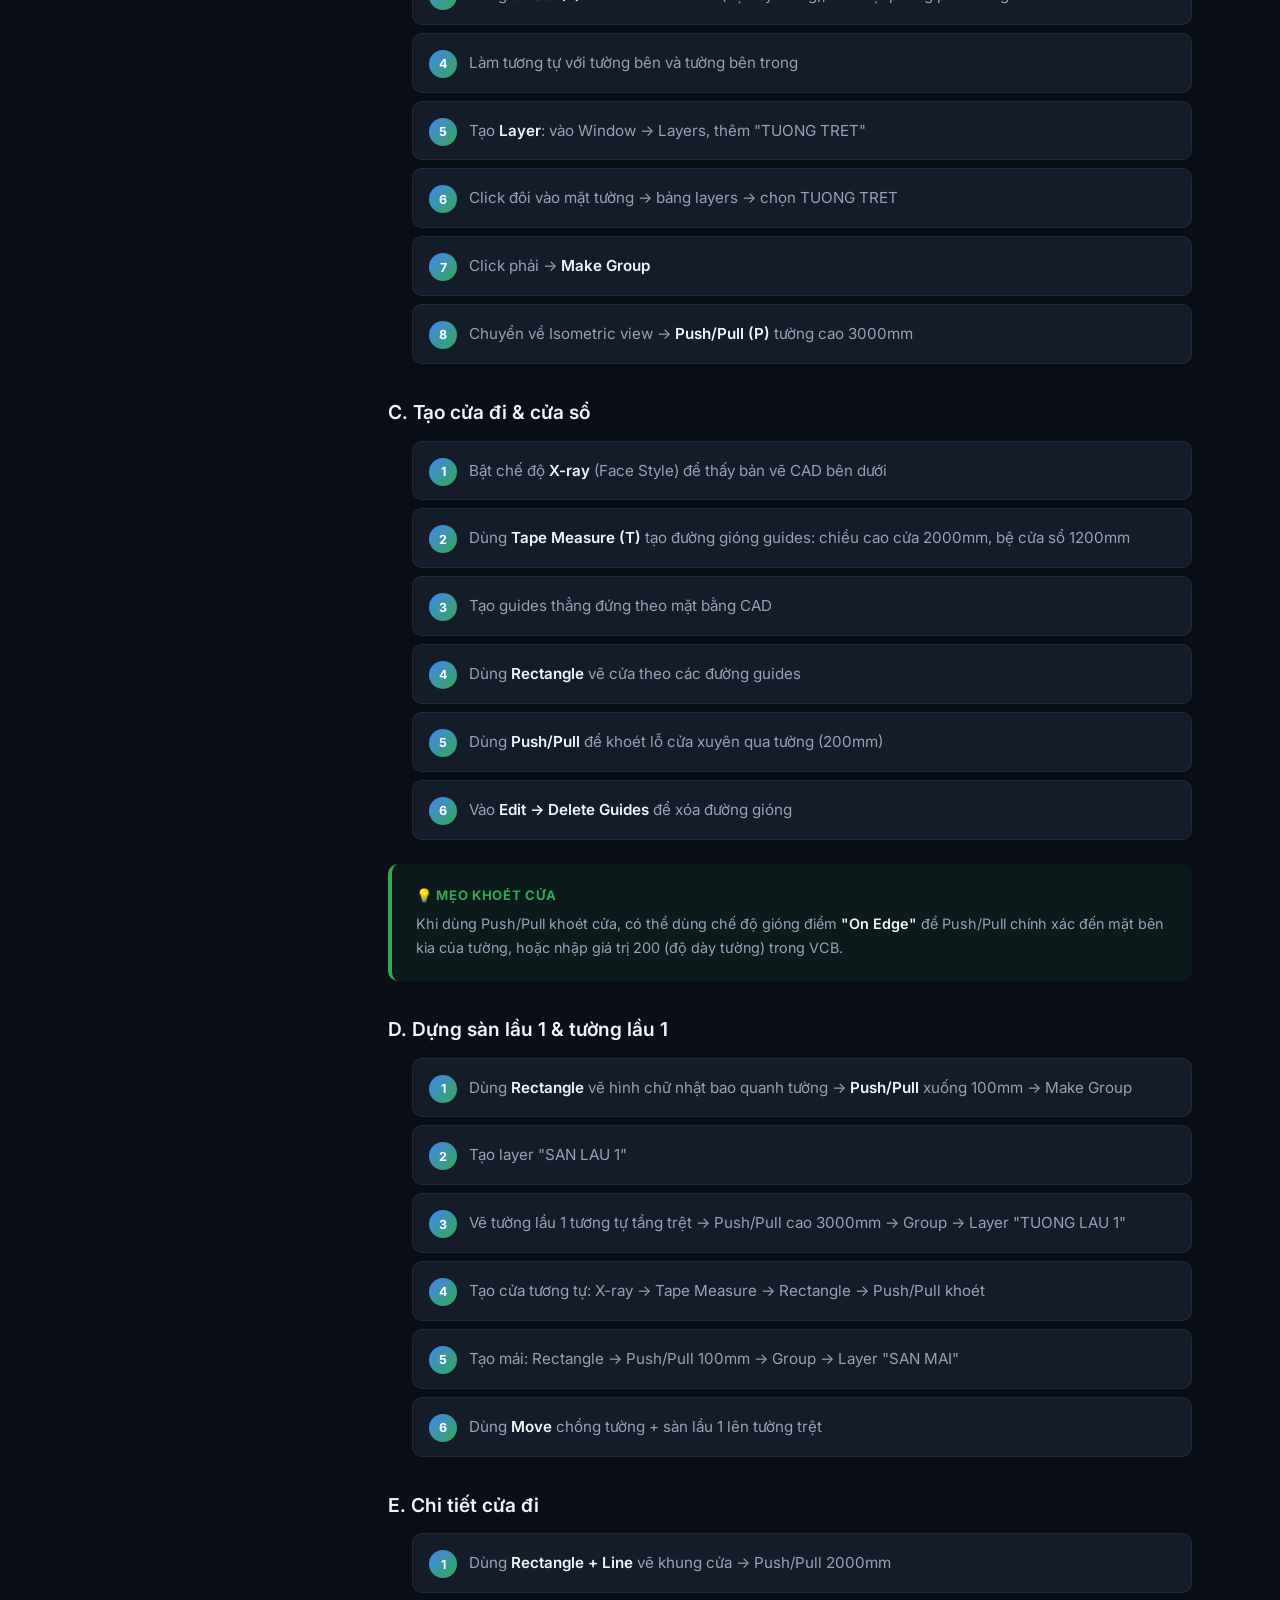
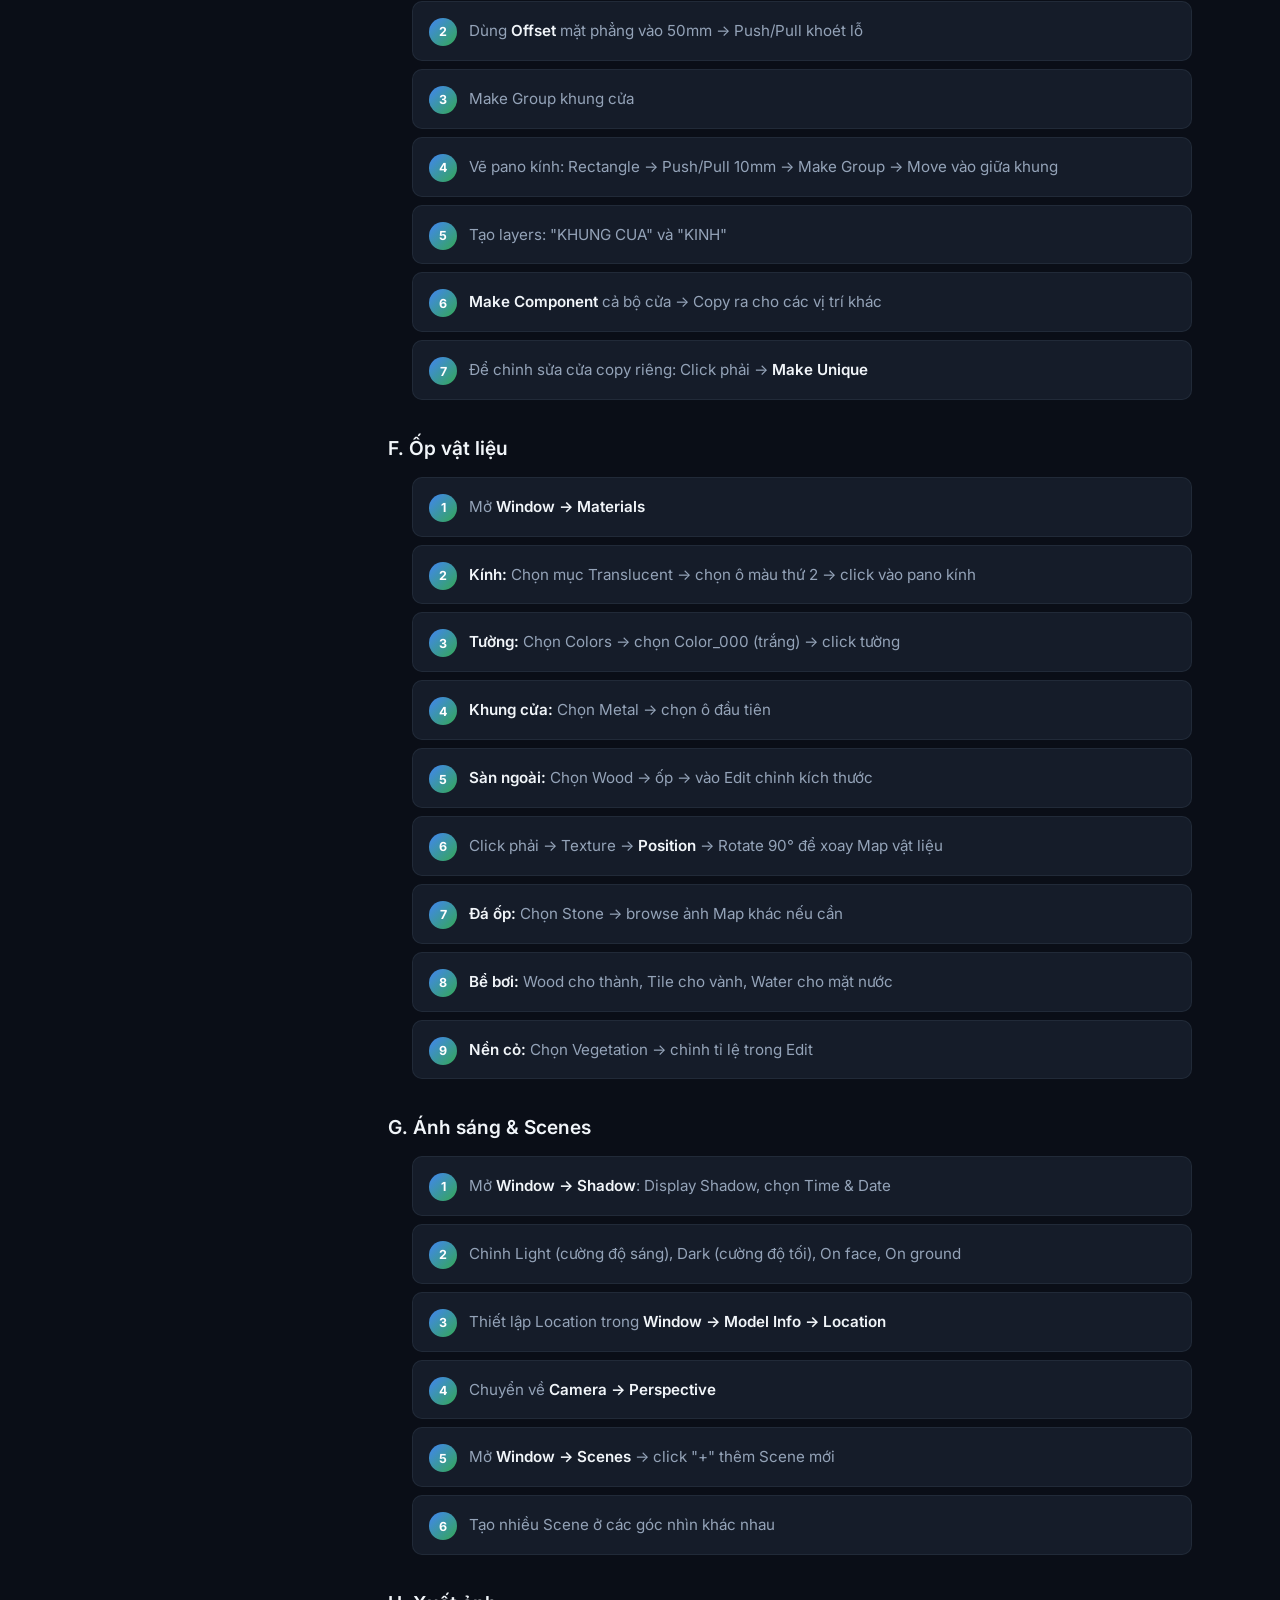
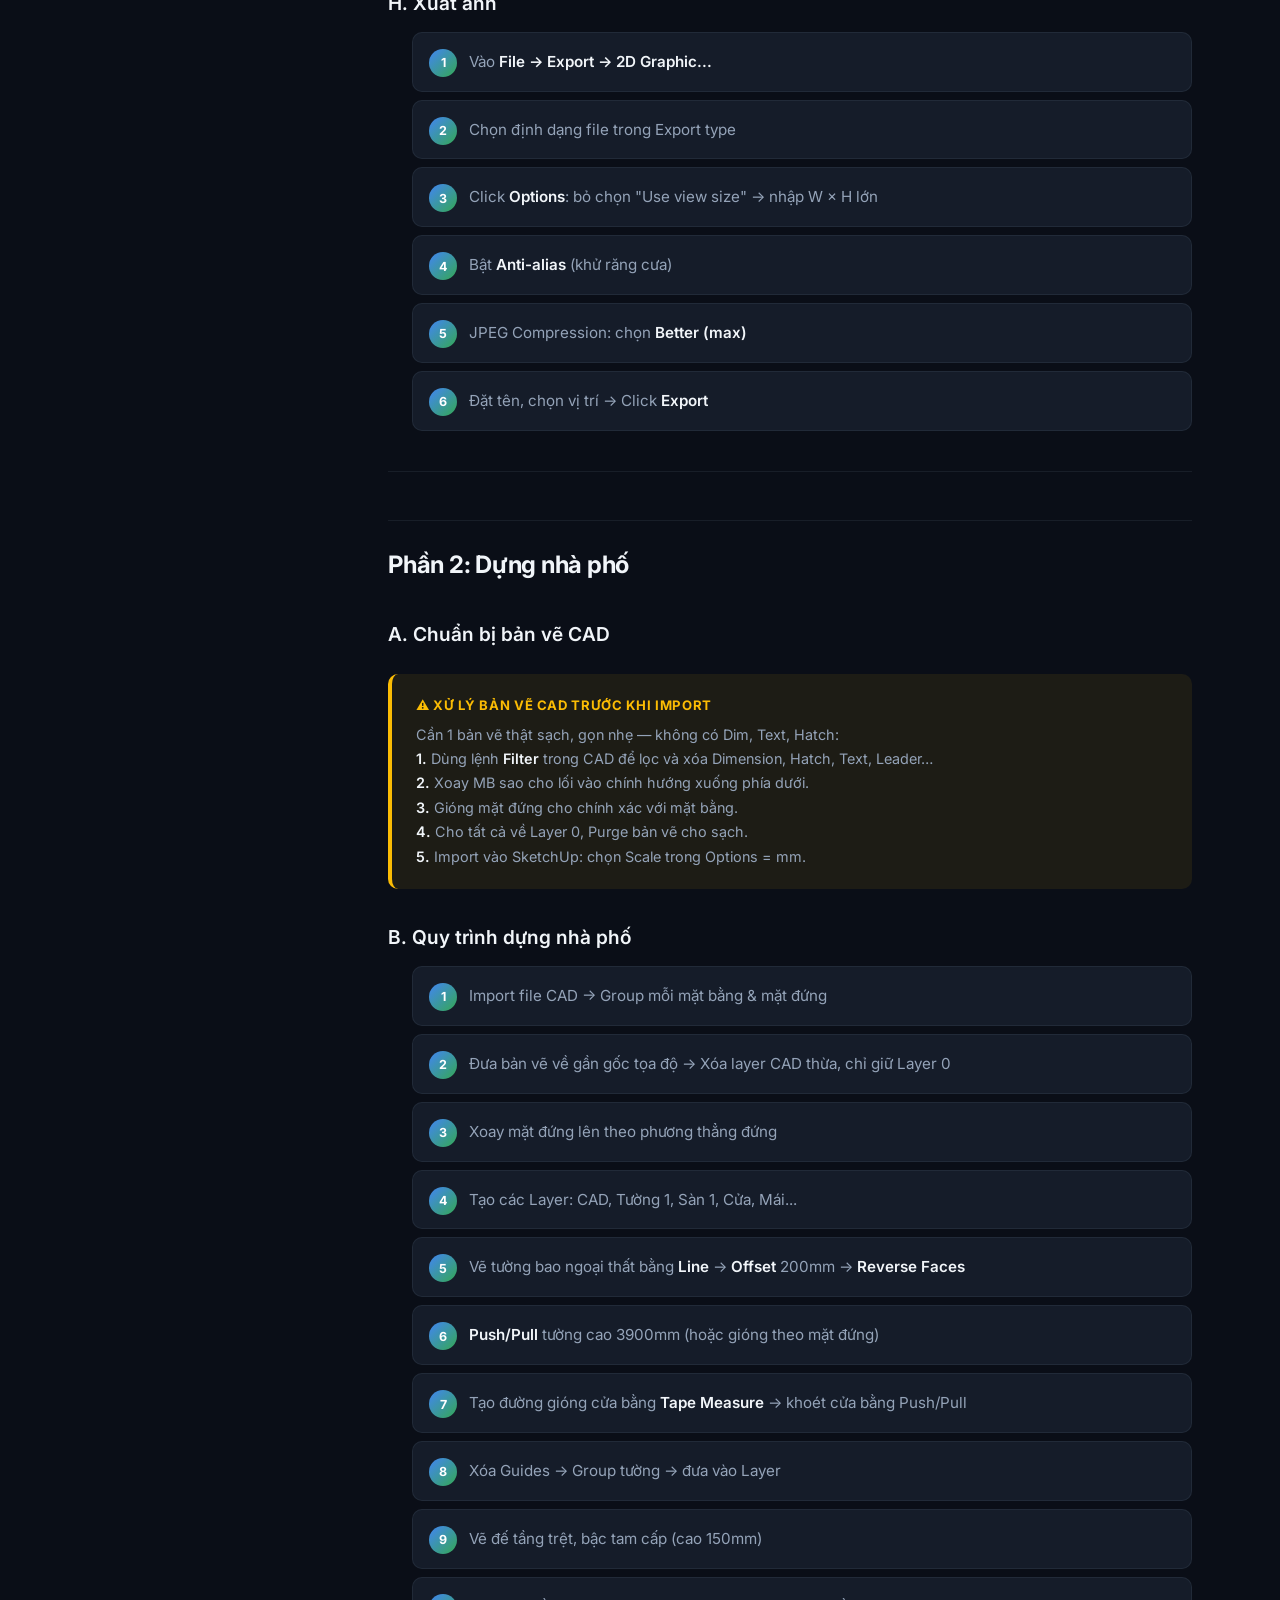
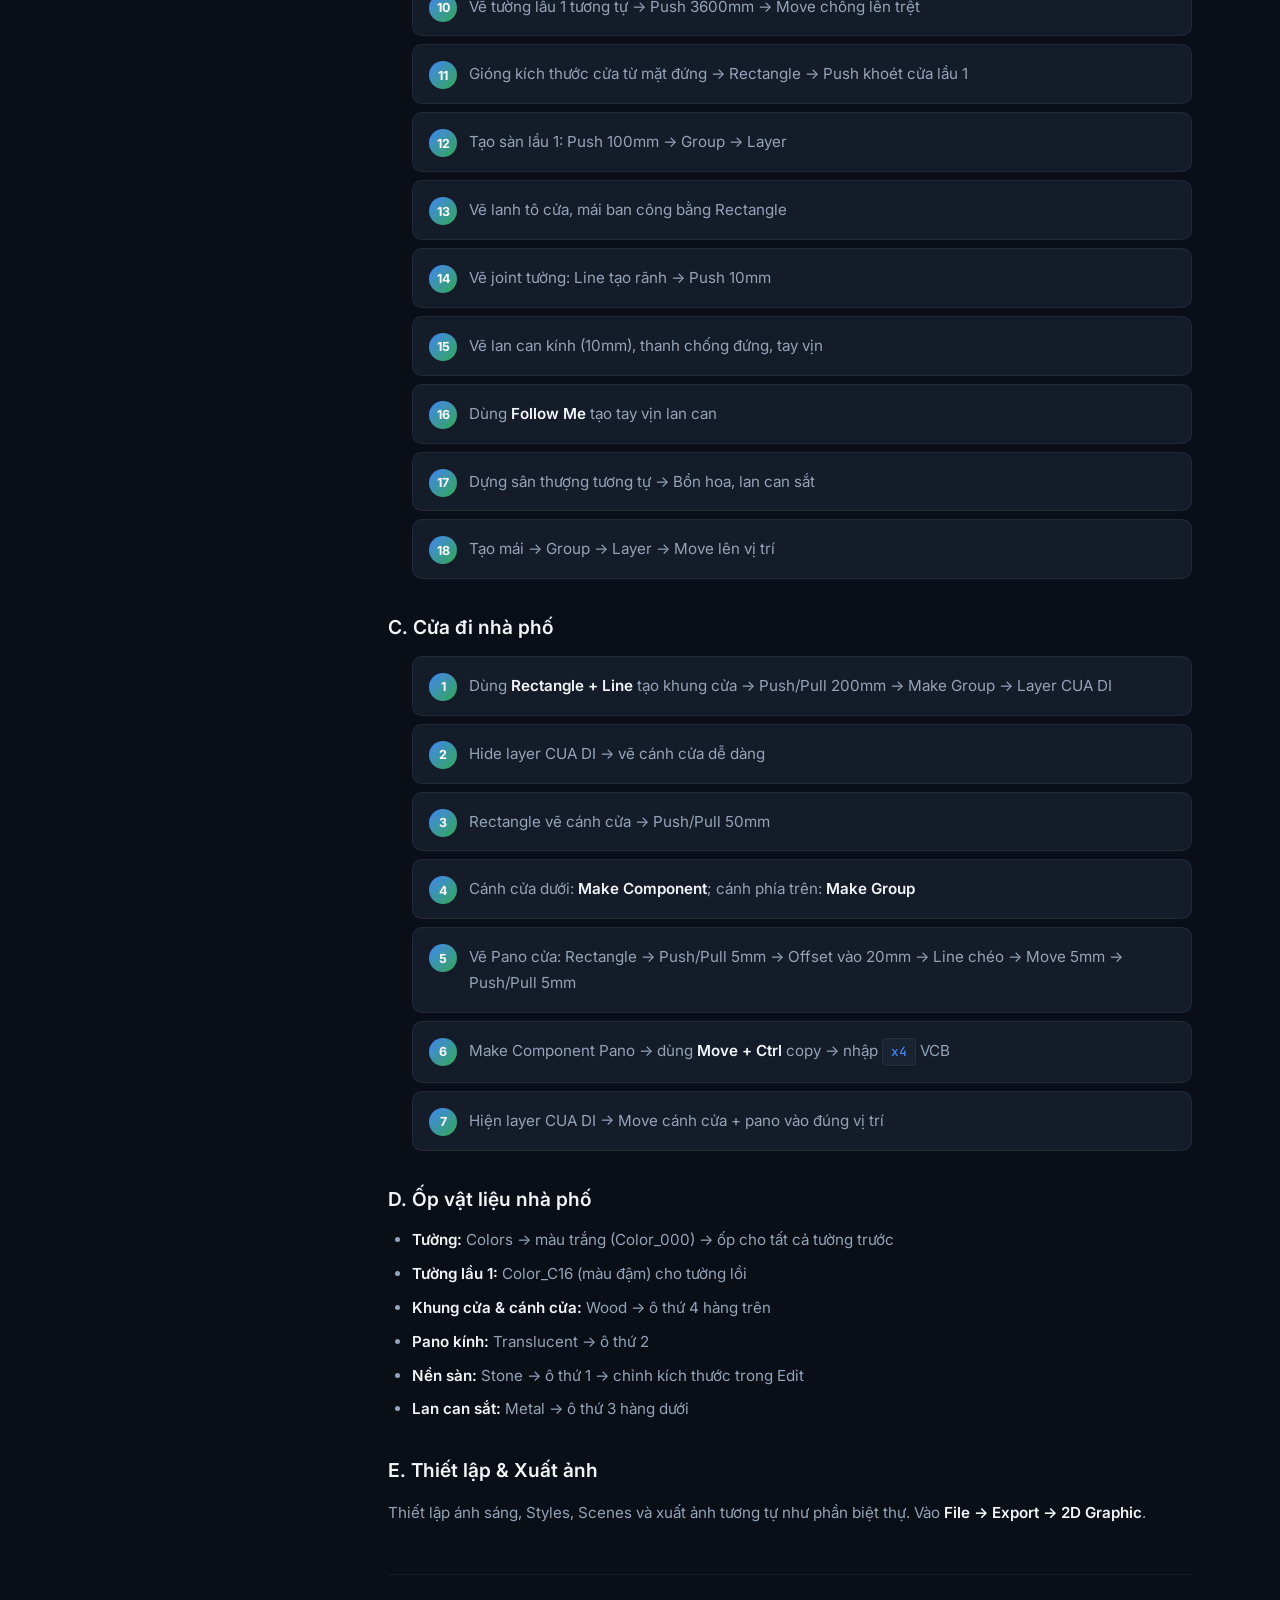
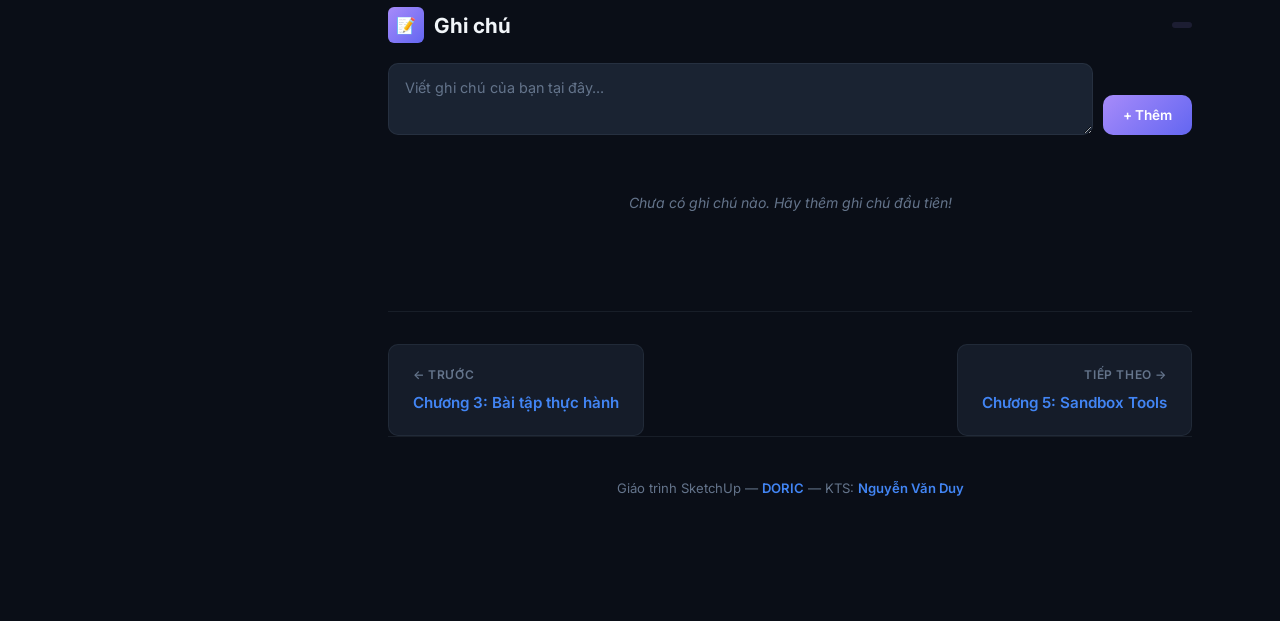
<file: chapters/chuong4.html>
<!DOCTYPE html>
<html lang="vi">
<head>
  <meta charset="UTF-8">
  <meta name="viewport" content="width=device-width, initial-scale=1.0">
  <title>Chương 4: Dựng biệt thự & nhà phố | Giáo Trình SketchUp</title>
  <link rel="stylesheet" href="../styles.css">
</head>
<body>
  <div class="reading-progress" id="reading-progress"></div>
  <header class="header"><a href="../index.html" class="header__brand"><div class="header__logo">SU</div>Giáo Trình SketchUp</a><button class="header__toggle" id="sidebar-toggle">☰</button></header>
  <div class="sidebar-overlay" id="sidebar-overlay"></div>
  <aside class="sidebar" id="sidebar"><div class="sidebar__section"><div class="sidebar__label">Nội dung</div><ul class="sidebar__nav"><li><a href="../index.html" class="sidebar__link"><span class="sidebar__icon">🏠</span>Trang chủ</a></li><li><a href="gioi-thieu.html" class="sidebar__link"><span class="sidebar__icon">📖</span>Giới thiệu</a></li></ul></div><div class="sidebar__section"><div class="sidebar__label">Các Chương</div><ul class="sidebar__nav"><li><a href="chuong1.html" class="sidebar__link"><span class="sidebar__chapter-num">1</span>Giao diện người dùng</a></li><li><a href="chuong2.html" class="sidebar__link"><span class="sidebar__chapter-num">2</span>Các công cụ làm việc</a></li><li><a href="chuong3.html" class="sidebar__link"><span class="sidebar__chapter-num">3</span>Bài tập thực hành</a></li><li><a href="chuong4.html" class="sidebar__link active"><span class="sidebar__chapter-num">4</span>Dựng biệt thự & nhà phố</a></li><li><a href="chuong5.html" class="sidebar__link"><span class="sidebar__chapter-num">5</span>Sandbox Tools</a></li><li><a href="chuong6.html" class="sidebar__link"><span class="sidebar__chapter-num">6</span>Công cụ nâng cao</a></li><li><a href="chuong7.html" class="sidebar__link"><span class="sidebar__chapter-num">7</span>VRay cho SketchUp</a></li><li><a href="chuong8.html" class="sidebar__link"><span class="sidebar__chapter-num">8</span>Ôn tập</a></li><li><a href="chuong9.html" class="sidebar__link"><span class="sidebar__chapter-num">9</span>Site Plan Modeling</a></li></ul></div><div class="sidebar__section"><div class="sidebar__label">Dự án</div><ul class="sidebar__nav"><li><a href="du-an-thuc-hanh.html" class="sidebar__link"><span class="sidebar__icon">🎯</span>Dự án thực hành</a></li><li><a href="huong-dan-giang-day.html" class="sidebar__link"><span class="sidebar__icon">👨‍🏫</span>Hướng dẫn giảng dạy</a></li></ul></div></aside>

  <main class="main">
    <div class="content">
      <div class="chapter-header">
        <div class="chapter-header__breadcrumb"><a href="../index.html">Trang chủ</a> <span>/</span> <span>Chương 4</span></div>
        <div class="chapter-header__num">Chương 4</div>
        <h1 class="chapter-header__title">Thực hành: Dựng biệt thự & nhà phố</h1>
        <p class="chapter-header__desc">Dựng hình công trình hoàn chỉnh từ bản vẽ AutoCAD — tường, sàn, cửa, mái, vật liệu, ánh sáng, Scenes và xuất ảnh.</p>
      </div>

      <div class="chapter-content">
        <div class="toc">
          <div class="toc__title">Nội dung chương</div>
          <ul class="toc__list">
            <li><a href="#biet-thu">Phần 1: Dựng biệt thự</a></li>
            <li><a href="#nha-pho">Phần 2: Dựng nhà phố</a></li>
          </ul>
        </div>

        <!-- ═══ BIỆT THỰ ═══ -->
        <h2 id="biet-thu">Phần 1: Dựng biệt thự</h2>

        <h3>A. Chuẩn bị & Import bản vẽ CAD</h3>
        <ol class="steps">
          <li>Chỉnh đơn vị trong SketchUp: <strong>Window → Model Info → Units</strong></li>
          <li>Import file CAD: <strong>File → Import</strong>, chọn đường dẫn tới File Cad</li>
          <li>Trước khi Import, chỉnh đơn vị trong phần <strong>Options</strong> cho khớp</li>
          <li>Chuyển về <strong>Camera → Standard Views → Top</strong></li>
          <li>Vào <strong>Camera → Parallel Projection</strong></li>
          <li>Zoom Extents để nhìn tổng quan bản vẽ</li>
          <li>Chọn mặt bằng tầng trệt → Click phải → <strong>Make Group</strong></li>
          <li>Làm tương tự với mặt bằng lầu 1</li>
          <li><strong>Lock</strong> mặt bằng trệt để không bị thay đổi khi vẽ</li>
        </ol>

        <h3>B. Dựng tường tầng trệt</h3>
        <ol class="steps">
          <li>Dùng <strong>Rectangle (R)</strong> tạo mặt theo tường bao ngoài</li>
          <li>Click phải → <strong>Reverse Face</strong> để đảo ngược mặt</li>
          <li>Dùng <strong>Offset (F)</strong> với kích thước 200 (độ dày tường), xóa mặt phẳng phía trong</li>
          <li>Làm tương tự với tường bên và tường bên trong</li>
          <li>Tạo <strong>Layer</strong>: vào Window → Layers, thêm "TUONG TRET"</li>
          <li>Click đôi vào mặt tường → bảng layers → chọn TUONG TRET</li>
          <li>Click phải → <strong>Make Group</strong></li>
          <li>Chuyển về Isometric view → <strong>Push/Pull (P)</strong> tường cao 3000mm</li>
        </ol>

        <h3>C. Tạo cửa đi & cửa sổ</h3>
        <ol class="steps">
          <li>Bật chế độ <strong>X-ray</strong> (Face Style) để thấy bản vẽ CAD bên dưới</li>
          <li>Dùng <strong>Tape Measure (T)</strong> tạo đường gióng guides: chiều cao cửa 2000mm, bệ cửa sổ 1200mm</li>
          <li>Tạo guides thẳng đứng theo mặt bằng CAD</li>
          <li>Dùng <strong>Rectangle</strong> vẽ cửa theo các đường guides</li>
          <li>Dùng <strong>Push/Pull</strong> để khoét lỗ cửa xuyên qua tường (200mm)</li>
          <li>Vào <strong>Edit → Delete Guides</strong> để xóa đường gióng</li>
        </ol>

        <div class="info-box info-box--tip">
          <div class="info-box__title">💡 Mẹo khoét cửa</div>
          <div class="info-box__content">
            Khi dùng Push/Pull khoét cửa, có thể dùng chế độ gióng điểm <strong>"On Edge"</strong> 
            để Push/Pull chính xác đến mặt bên kia của tường, hoặc nhập giá trị 200 (độ dày tường) trong VCB.
          </div>
        </div>

        <h3>D. Dựng sàn lầu 1 & tường lầu 1</h3>
        <ol class="steps">
          <li>Dùng <strong>Rectangle</strong> vẽ hình chữ nhật bao quanh tường → <strong>Push/Pull</strong> xuống 100mm → Make Group</li>
          <li>Tạo layer "SAN LAU 1"</li>
          <li>Vẽ tường lầu 1 tương tự tầng trệt → Push/Pull cao 3000mm → Group → Layer "TUONG LAU 1"</li>
          <li>Tạo cửa tương tự: X-ray → Tape Measure → Rectangle → Push/Pull khoét</li>
          <li>Tạo mái: Rectangle → Push/Pull 100mm → Group → Layer "SAN MAI"</li>
          <li>Dùng <strong>Move</strong> chồng tường + sàn lầu 1 lên tường trệt</li>
        </ol>

        <h3>E. Chi tiết cửa đi</h3>
        <ol class="steps">
          <li>Dùng <strong>Rectangle + Line</strong> vẽ khung cửa → Push/Pull 2000mm</li>
          <li>Dùng <strong>Offset</strong> mặt phẳng vào 50mm → Push/Pull khoét lỗ</li>
          <li>Make Group khung cửa</li>
          <li>Vẽ pano kính: Rectangle → Push/Pull 10mm → Make Group → Move vào giữa khung</li>
          <li>Tạo layers: "KHUNG CUA" và "KINH"</li>
          <li><strong>Make Component</strong> cả bộ cửa → Copy ra cho các vị trí khác</li>
          <li>Để chỉnh sửa cửa copy riêng: Click phải → <strong>Make Unique</strong></li>
        </ol>

        <h3>F. Ốp vật liệu</h3>
        <ol class="steps">
          <li>Mở <strong>Window → Materials</strong></li>
          <li><strong>Kính:</strong> Chọn mục Translucent → chọn ô màu thứ 2 → click vào pano kính</li>
          <li><strong>Tường:</strong> Chọn Colors → chọn Color_000 (trắng) → click tường</li>
          <li><strong>Khung cửa:</strong> Chọn Metal → chọn ô đầu tiên</li>
          <li><strong>Sàn ngoài:</strong> Chọn Wood → ốp → vào Edit chỉnh kích thước</li>
          <li>Click phải → Texture → <strong>Position</strong> → Rotate 90° để xoay Map vật liệu</li>
          <li><strong>Đá ốp:</strong> Chọn Stone → browse ảnh Map khác nếu cần</li>
          <li><strong>Bể bơi:</strong> Wood cho thành, Tile cho vành, Water cho mặt nước</li>
          <li><strong>Nền cỏ:</strong> Chọn Vegetation → chỉnh tỉ lệ trong Edit</li>
        </ol>

        <h3>G. Ánh sáng & Scenes</h3>
        <ol class="steps">
          <li>Mở <strong>Window → Shadow</strong>: Display Shadow, chọn Time & Date</li>
          <li>Chỉnh Light (cường độ sáng), Dark (cường độ tối), On face, On ground</li>
          <li>Thiết lập Location trong <strong>Window → Model Info → Location</strong></li>
          <li>Chuyển về <strong>Camera → Perspective</strong></li>
          <li>Mở <strong>Window → Scenes</strong> → click "+" thêm Scene mới</li>
          <li>Tạo nhiều Scene ở các góc nhìn khác nhau</li>
        </ol>

        <h3>H. Xuất ảnh</h3>
        <ol class="steps">
          <li>Vào <strong>File → Export → 2D Graphic...</strong></li>
          <li>Chọn định dạng file trong Export type</li>
          <li>Click <strong>Options</strong>: bỏ chọn "Use view size" → nhập W × H lớn</li>
          <li>Bật <strong>Anti-alias</strong> (khử răng cưa)</li>
          <li>JPEG Compression: chọn <strong>Better (max)</strong></li>
          <li>Đặt tên, chọn vị trí → Click <strong>Export</strong></li>
        </ol>

        <div class="section-divider"></div>

        <!-- ═══ NHÀ PHỐ ═══ -->
        <h2 id="nha-pho">Phần 2: Dựng nhà phố</h2>

        <h3>A. Chuẩn bị bản vẽ CAD</h3>
        <div class="info-box info-box--warning">
          <div class="info-box__title">⚠️ Xử lý bản vẽ CAD trước khi Import</div>
          <div class="info-box__content">
            Cần 1 bản vẽ thật sạch, gọn nhẹ — không có Dim, Text, Hatch:<br>
            <strong>1.</strong> Dùng lệnh <strong>Filter</strong> trong CAD để lọc và xóa Dimension, Hatch, Text, Leader…<br>
            <strong>2.</strong> Xoay MB sao cho lối vào chính hướng xuống phía dưới.<br>
            <strong>3.</strong> Gióng mặt đứng cho chính xác với mặt bằng.<br>
            <strong>4.</strong> Cho tất cả về Layer 0, Purge bản vẽ cho sạch.<br>
            <strong>5.</strong> Import vào SketchUp: chọn Scale trong Options = mm.
          </div>
        </div>

        <h3>B. Quy trình dựng nhà phố</h3>
        <ol class="steps">
          <li>Import file CAD → Group mỗi mặt bằng & mặt đứng</li>
          <li>Đưa bản vẽ về gần gốc tọa độ → Xóa layer CAD thừa, chỉ giữ Layer 0</li>
          <li>Xoay mặt đứng lên theo phương thẳng đứng</li>
          <li>Tạo các Layer: CAD, Tường 1, Sàn 1, Cửa, Mái...</li>
          <li>Vẽ tường bao ngoại thất bằng <strong>Line</strong> → <strong>Offset</strong> 200mm → <strong>Reverse Faces</strong></li>
          <li><strong>Push/Pull</strong> tường cao 3900mm (hoặc gióng theo mặt đứng)</li>
          <li>Tạo đường gióng cửa bằng <strong>Tape Measure</strong> → khoét cửa bằng Push/Pull</li>
          <li>Xóa Guides → Group tường → đưa vào Layer</li>
          <li>Vẽ đế tầng trệt, bậc tam cấp (cao 150mm)</li>
          <li>Vẽ tường lầu 1 tương tự → Push 3600mm → Move chồng lên trệt</li>
          <li>Gióng kích thước cửa từ mặt đứng → Rectangle → Push khoét cửa lầu 1</li>
          <li>Tạo sàn lầu 1: Push 100mm → Group → Layer</li>
          <li>Vẽ lanh tô cửa, mái ban công bằng Rectangle</li>
          <li>Vẽ joint tường: Line tạo rãnh → Push 10mm</li>
          <li>Vẽ lan can kính (10mm), thanh chống đứng, tay vịn</li>
          <li>Dùng <strong>Follow Me</strong> tạo tay vịn lan can</li>
          <li>Dựng sân thượng tương tự → Bồn hoa, lan can sắt</li>
          <li>Tạo mái → Group → Layer → Move lên vị trí</li>
        </ol>

        <h3>C. Cửa đi nhà phố</h3>
        <ol class="steps">
          <li>Dùng <strong>Rectangle + Line</strong> tạo khung cửa → Push/Pull 200mm → Make Group → Layer CUA DI</li>
          <li>Hide layer CUA DI → vẽ cánh cửa dễ dàng</li>
          <li>Rectangle vẽ cánh cửa → Push/Pull 50mm</li>
          <li>Cánh cửa dưới: <strong>Make Component</strong>; cánh phía trên: <strong>Make Group</strong></li>
          <li>Vẽ Pano cửa: Rectangle → Push/Pull 5mm → Offset vào 20mm → Line chéo → Move 5mm → Push/Pull 5mm</li>
          <li>Make Component Pano → dùng <strong>Move + Ctrl</strong> copy → nhập <span class="key">x4</span> VCB</li>
          <li>Hiện layer CUA DI → Move cánh cửa + pano vào đúng vị trí</li>
        </ol>

        <h3>D. Ốp vật liệu nhà phố</h3>
        <ul>
          <li><strong>Tường:</strong> Colors → màu trắng (Color_000) → ốp cho tất cả tường trước</li>
          <li><strong>Tường lầu 1:</strong> Color_C16 (màu đậm) cho tường lồi</li>
          <li><strong>Khung cửa & cánh cửa:</strong> Wood → ô thứ 4 hàng trên</li>
          <li><strong>Pano kính:</strong> Translucent → ô thứ 2</li>
          <li><strong>Nền sàn:</strong> Stone → ô thứ 1 → chỉnh kích thước trong Edit</li>
          <li><strong>Lan can sắt:</strong> Metal → ô thứ 3 hàng dưới</li>
        </ul>

        <h3>E. Thiết lập & Xuất ảnh</h3>
        <p>Thiết lập ánh sáng, Styles, Scenes và xuất ảnh tương tự như phần biệt thự. Vào <strong>File → Export → 2D Graphic</strong>.</p>
      </div>

      <div class="chapter-nav">
        <a href="chuong3.html" class="chapter-nav__link chapter-nav__link--prev"><span class="chapter-nav__label">← Trước</span><span class="chapter-nav__title">Chương 3: Bài tập thực hành</span></a>
        <a href="chuong5.html" class="chapter-nav__link chapter-nav__link--next"><span class="chapter-nav__label">Tiếp theo →</span><span class="chapter-nav__title">Chương 5: Sandbox Tools</span></a>
      </div>
      <footer class="footer"><p class="footer__text">Giáo trình SketchUp — <span class="footer__author">DORIC</span> — KTS: <span class="footer__author">Nguyễn Văn Duy</span></p></footer>
    </div>
  </main>
  <script src="../script.js"></script>
</body>
</html>
</file>
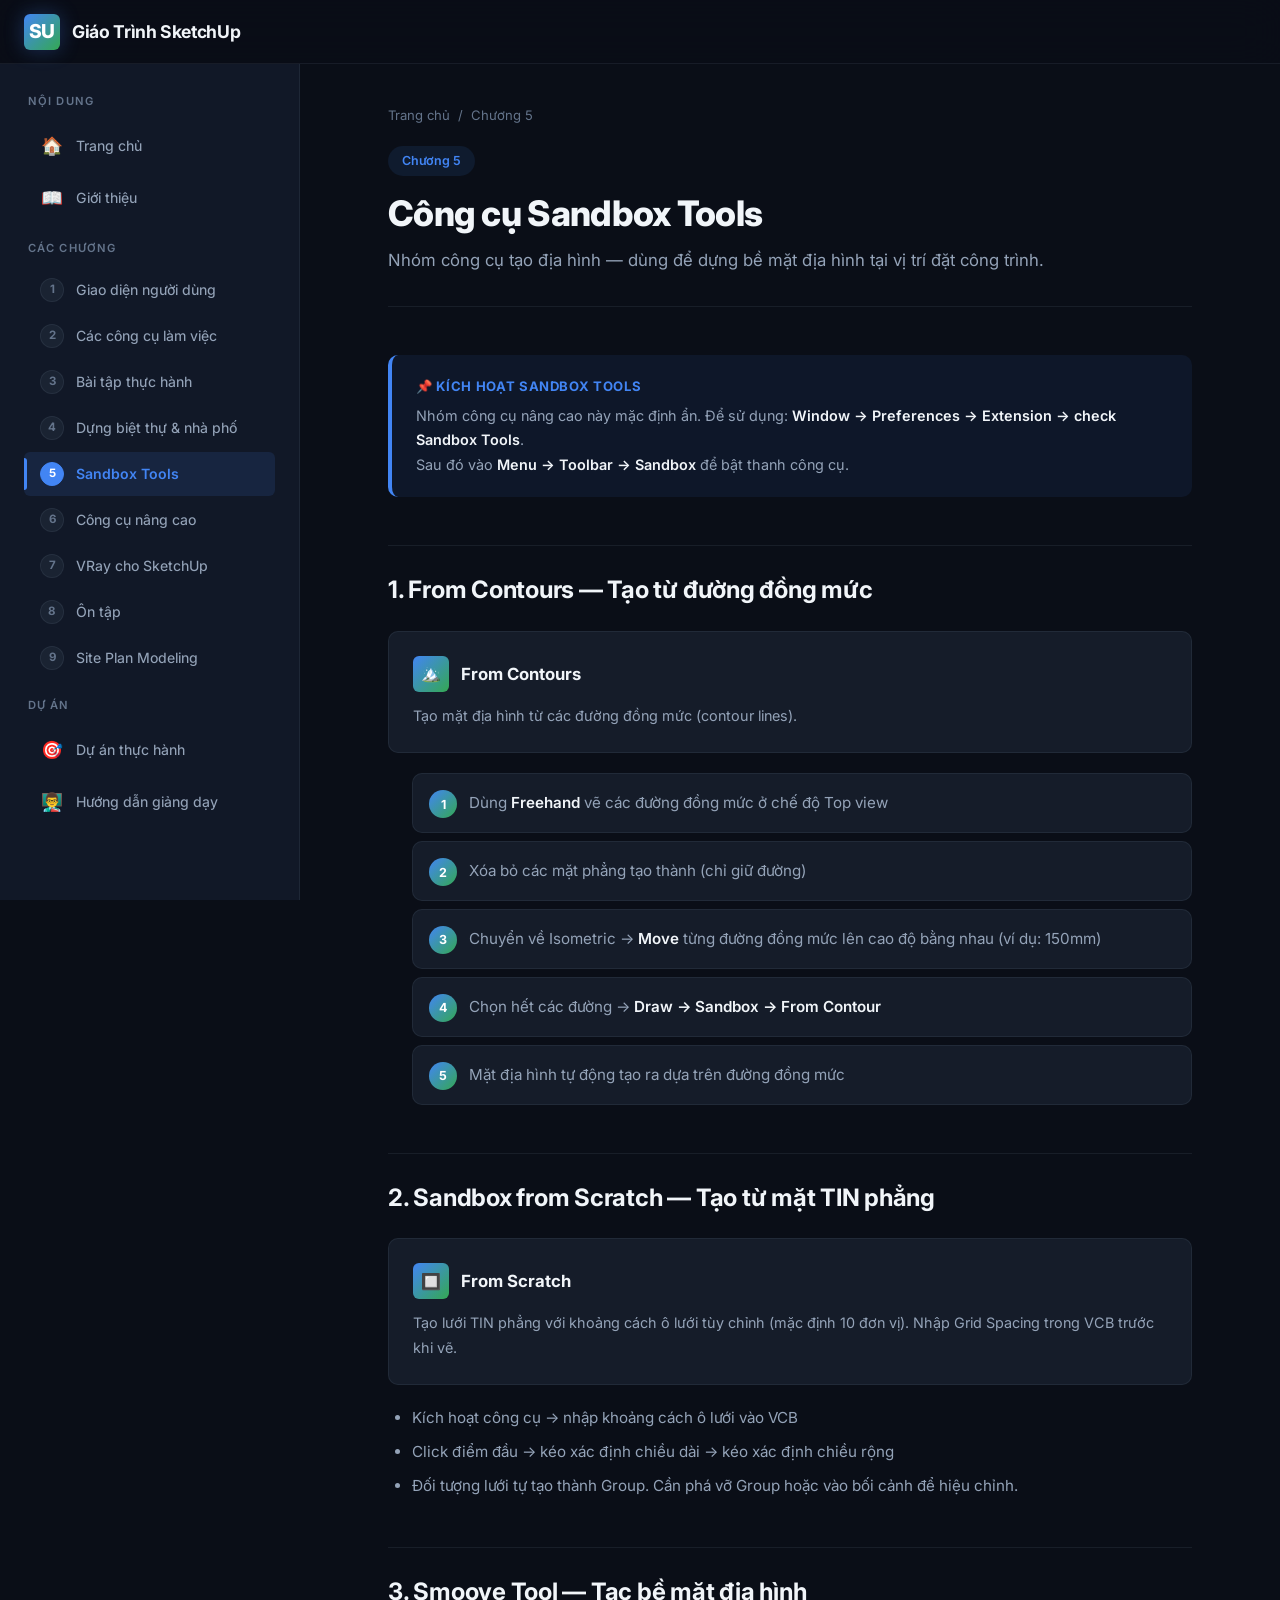
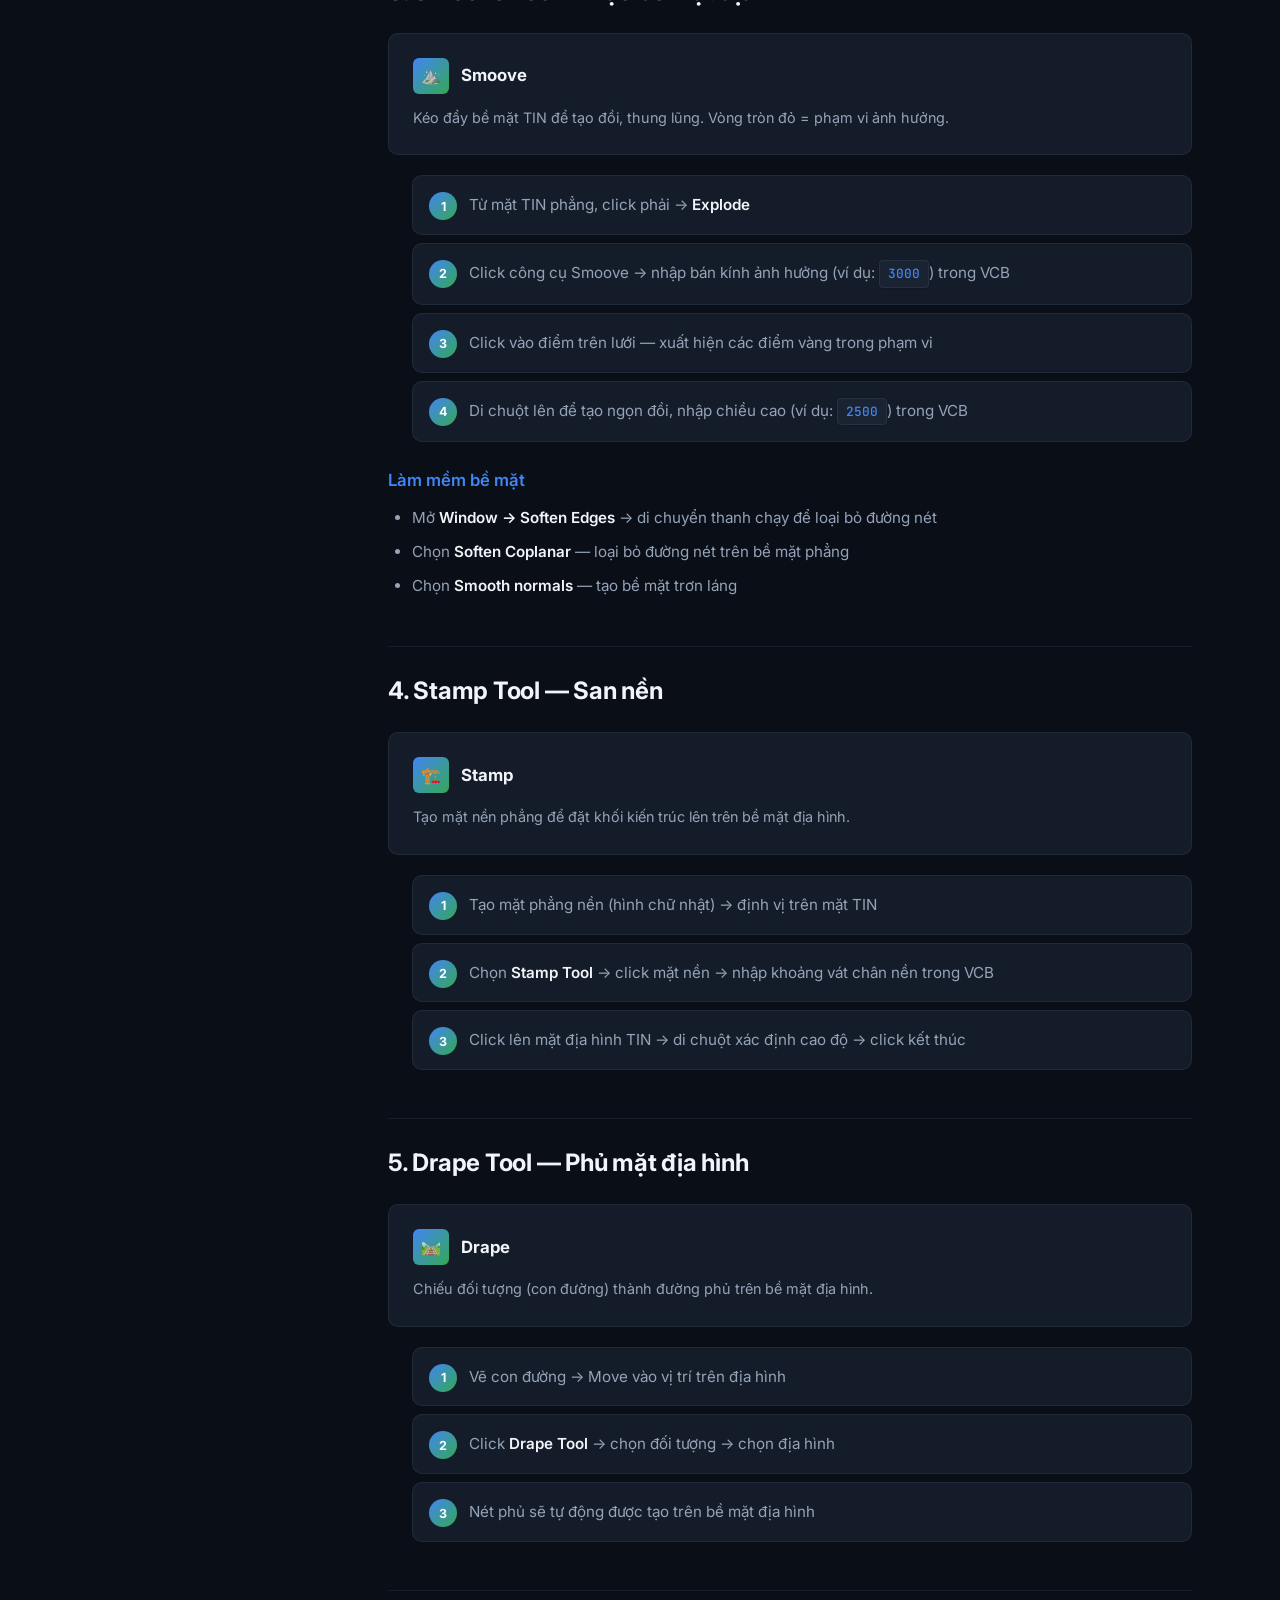
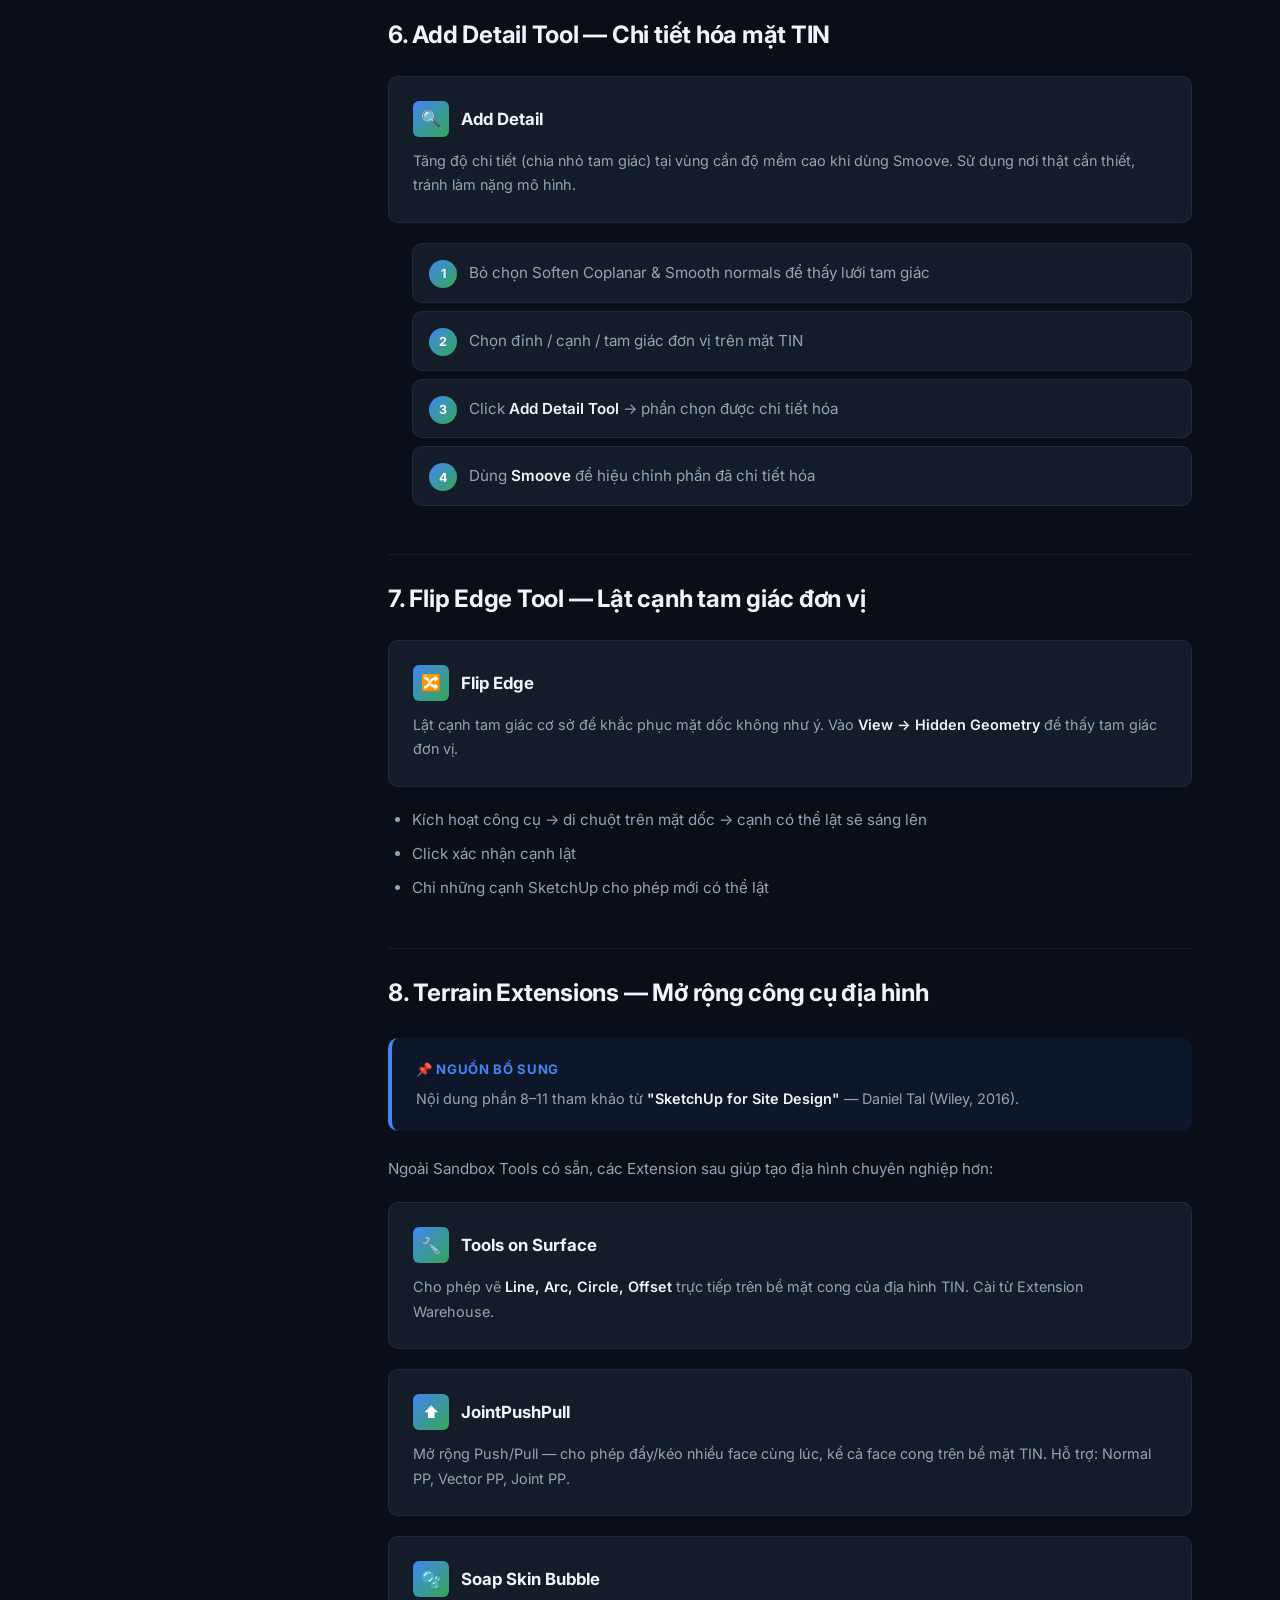
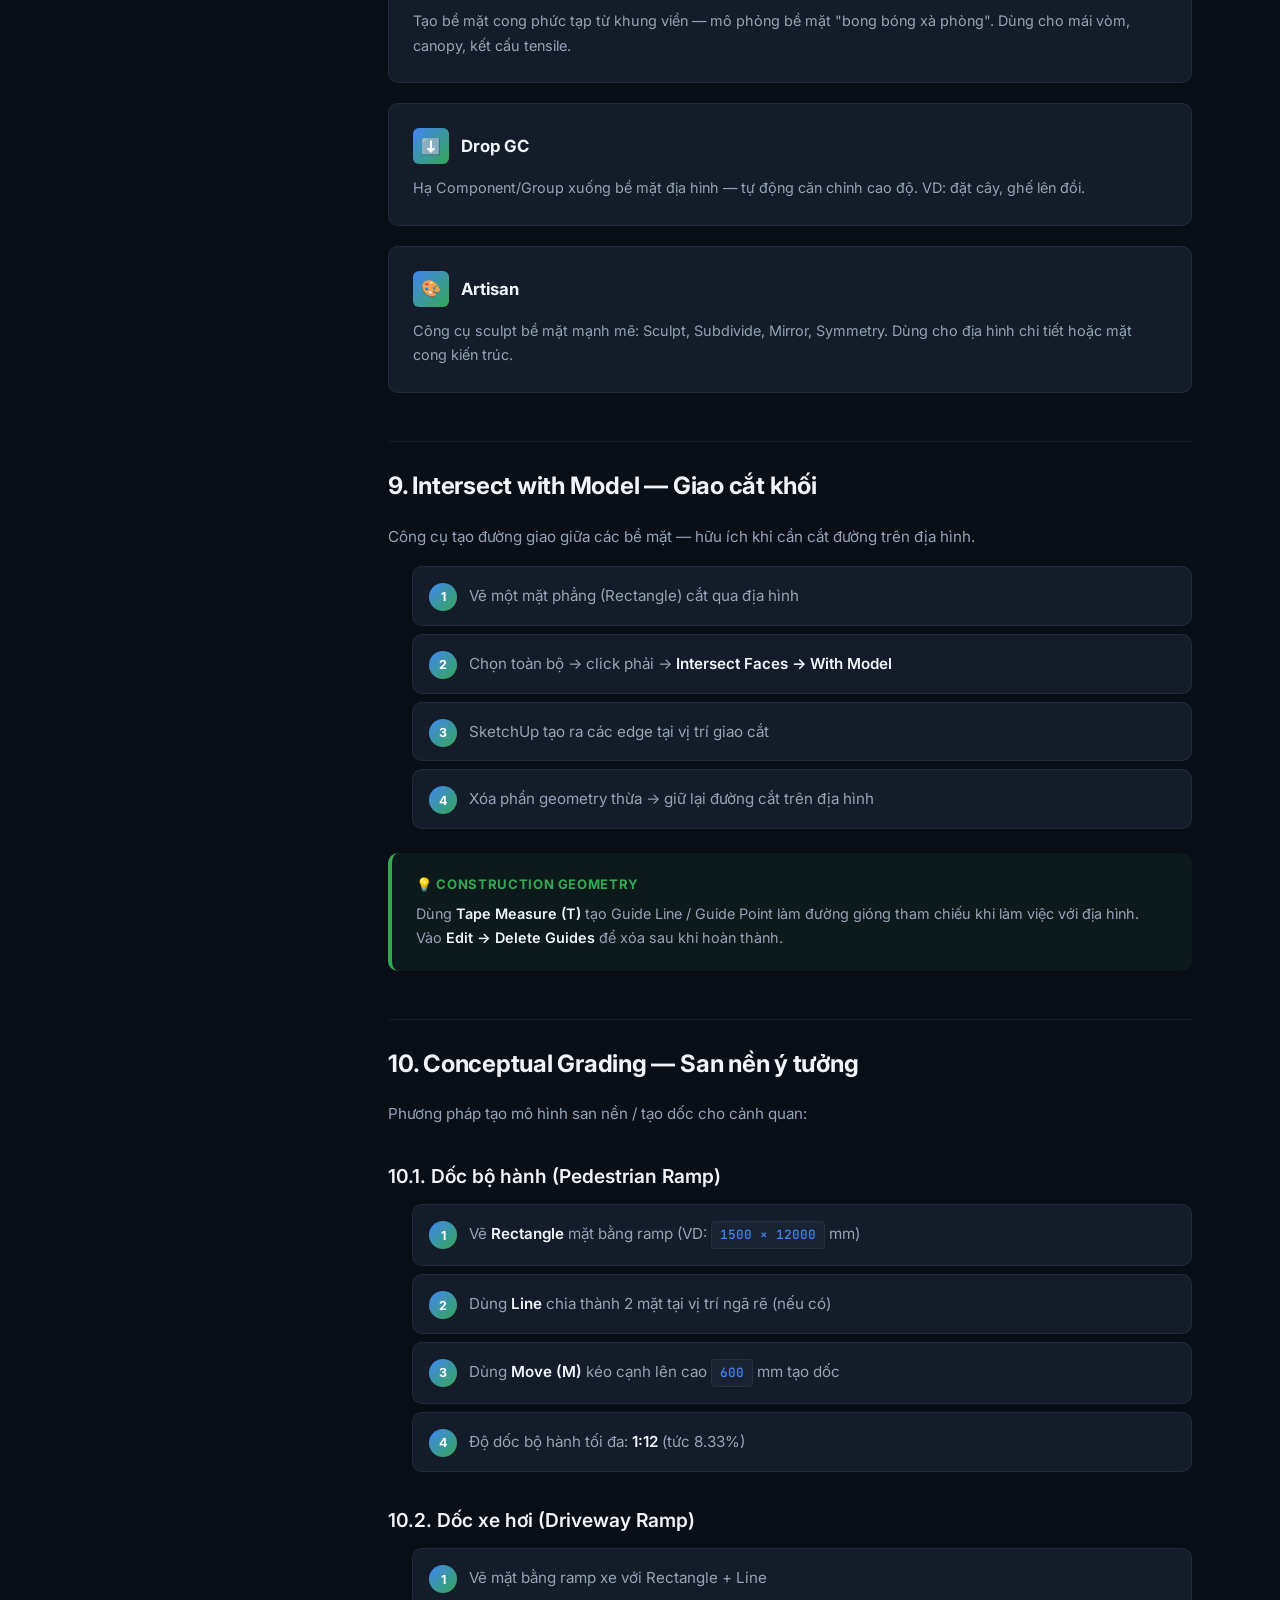
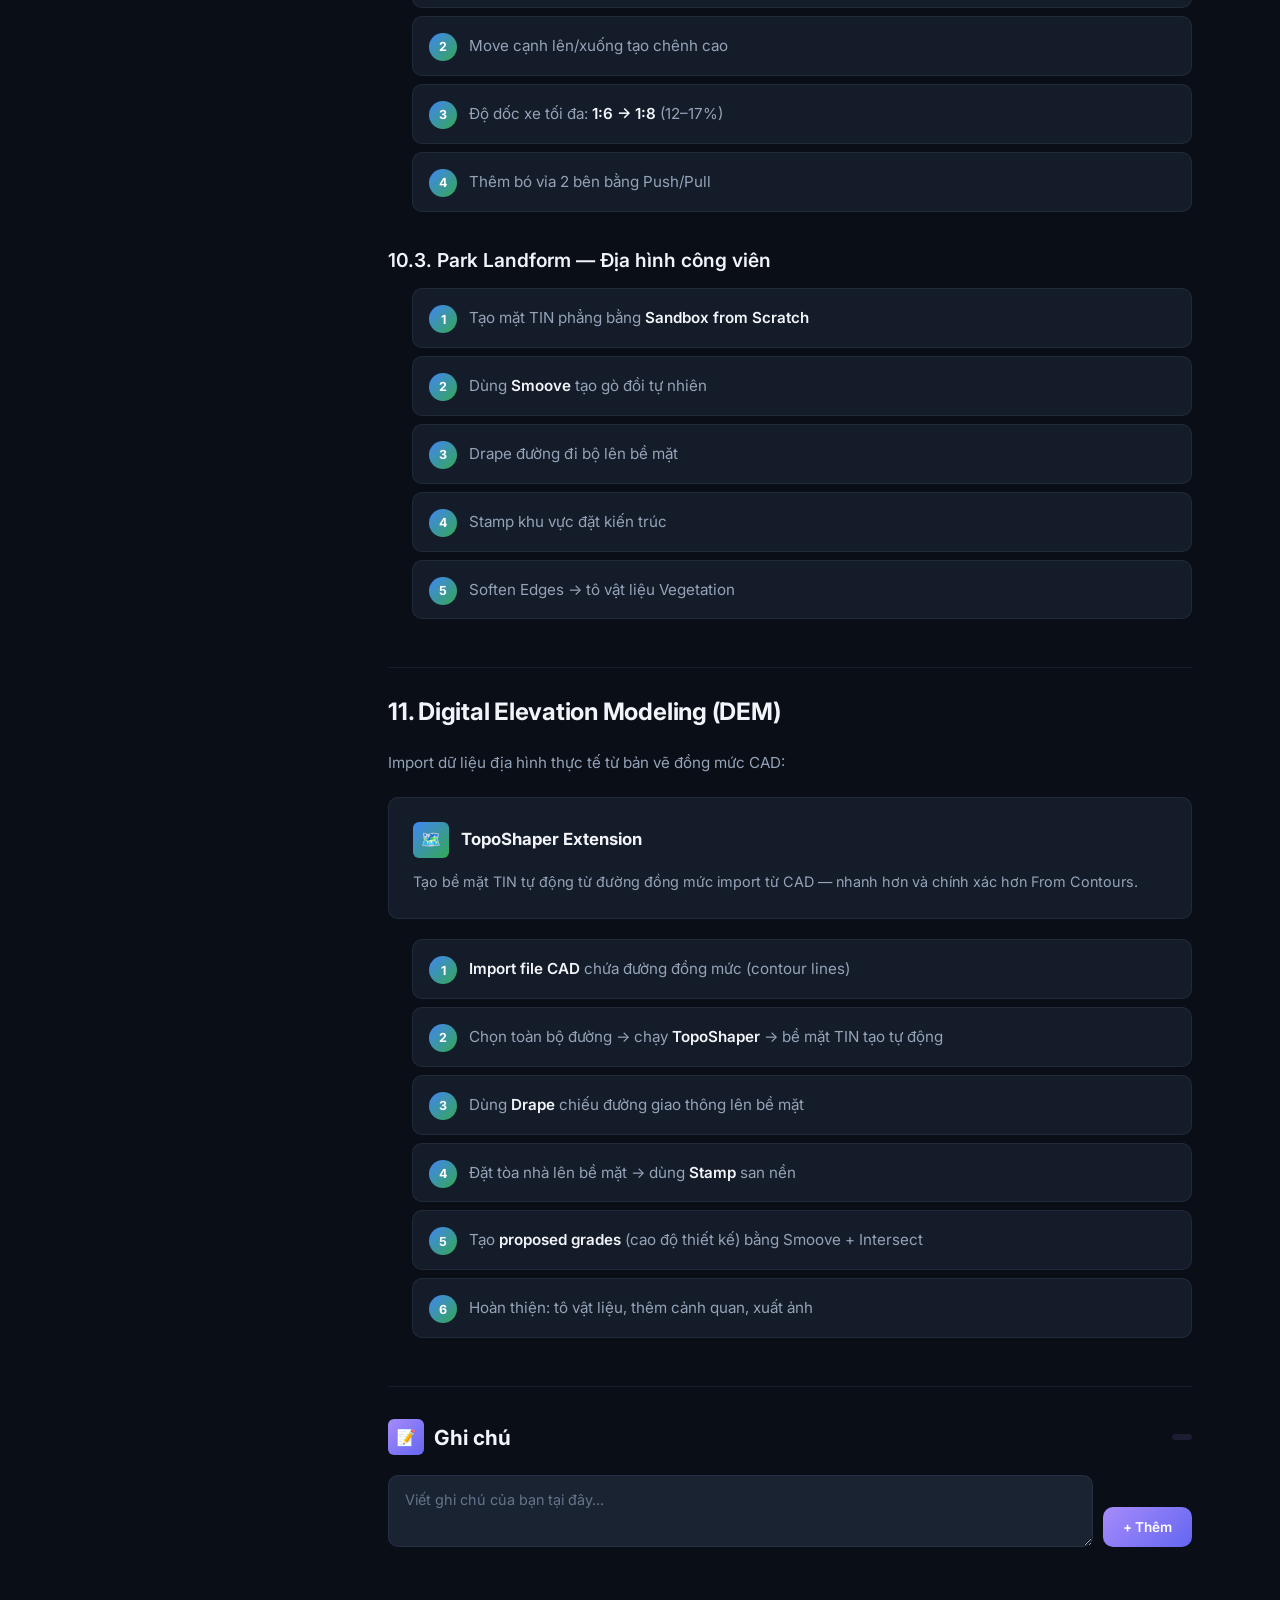
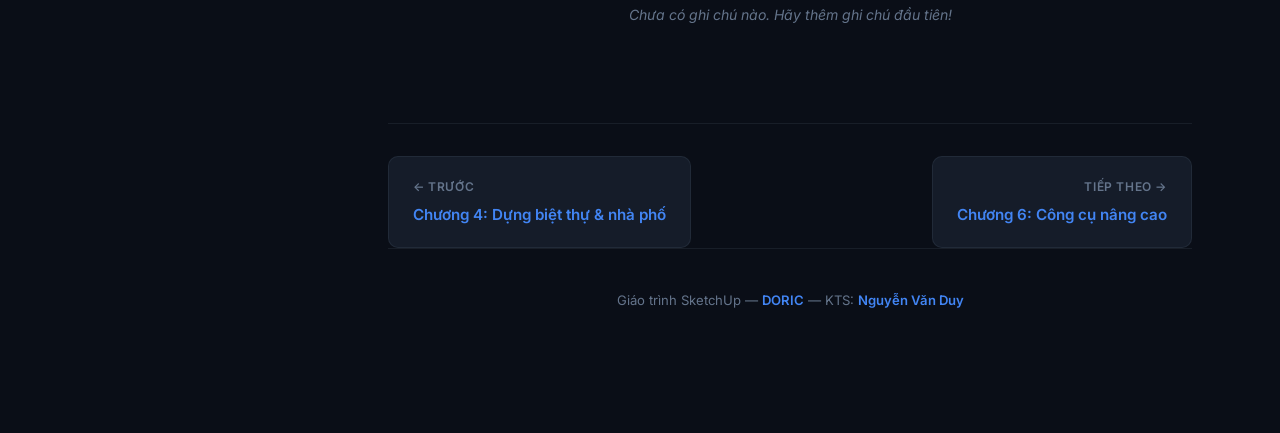
<file: chapters/chuong5.html>
<!DOCTYPE html>
<html lang="vi">
<head>
  <meta charset="UTF-8">
  <meta name="viewport" content="width=device-width, initial-scale=1.0">
  <title>Chương 5: Sandbox Tools | Giáo Trình SketchUp</title>
  <link rel="stylesheet" href="../styles.css">
</head>
<body>
  <div class="reading-progress" id="reading-progress"></div>
  <header class="header"><a href="../index.html" class="header__brand"><div class="header__logo">SU</div>Giáo Trình SketchUp</a><button class="header__toggle" id="sidebar-toggle">☰</button></header>
  <div class="sidebar-overlay" id="sidebar-overlay"></div>
  <aside class="sidebar" id="sidebar"><div class="sidebar__section"><div class="sidebar__label">Nội dung</div><ul class="sidebar__nav"><li><a href="../index.html" class="sidebar__link"><span class="sidebar__icon">🏠</span>Trang chủ</a></li><li><a href="gioi-thieu.html" class="sidebar__link"><span class="sidebar__icon">📖</span>Giới thiệu</a></li></ul></div><div class="sidebar__section"><div class="sidebar__label">Các Chương</div><ul class="sidebar__nav"><li><a href="chuong1.html" class="sidebar__link"><span class="sidebar__chapter-num">1</span>Giao diện người dùng</a></li><li><a href="chuong2.html" class="sidebar__link"><span class="sidebar__chapter-num">2</span>Các công cụ làm việc</a></li><li><a href="chuong3.html" class="sidebar__link"><span class="sidebar__chapter-num">3</span>Bài tập thực hành</a></li><li><a href="chuong4.html" class="sidebar__link"><span class="sidebar__chapter-num">4</span>Dựng biệt thự & nhà phố</a></li><li><a href="chuong5.html" class="sidebar__link active"><span class="sidebar__chapter-num">5</span>Sandbox Tools</a></li><li><a href="chuong6.html" class="sidebar__link"><span class="sidebar__chapter-num">6</span>Công cụ nâng cao</a></li><li><a href="chuong7.html" class="sidebar__link"><span class="sidebar__chapter-num">7</span>VRay cho SketchUp</a></li><li><a href="chuong8.html" class="sidebar__link"><span class="sidebar__chapter-num">8</span>Ôn tập</a></li><li><a href="chuong9.html" class="sidebar__link"><span class="sidebar__chapter-num">9</span>Site Plan Modeling</a></li></ul></div><div class="sidebar__section"><div class="sidebar__label">Dự án</div><ul class="sidebar__nav"><li><a href="du-an-thuc-hanh.html" class="sidebar__link"><span class="sidebar__icon">🎯</span>Dự án thực hành</a></li><li><a href="huong-dan-giang-day.html" class="sidebar__link"><span class="sidebar__icon">👨‍🏫</span>Hướng dẫn giảng dạy</a></li></ul></div></aside>

  <main class="main">
    <div class="content">
      <div class="chapter-header">
        <div class="chapter-header__breadcrumb"><a href="../index.html">Trang chủ</a> <span>/</span> <span>Chương 5</span></div>
        <div class="chapter-header__num">Chương 5</div>
        <h1 class="chapter-header__title">Công cụ Sandbox Tools</h1>
        <p class="chapter-header__desc">Nhóm công cụ tạo địa hình — dùng để dựng bề mặt địa hình tại vị trí đặt công trình.</p>
      </div>

      <div class="chapter-content">
        <div class="info-box info-box--note">
          <div class="info-box__title">📌 Kích hoạt Sandbox Tools</div>
          <div class="info-box__content">
            Nhóm công cụ nâng cao này mặc định ẩn. Để sử dụng: <strong>Window → Preferences → Extension → check Sandbox Tools</strong>.<br>
            Sau đó vào <strong>Menu → Toolbar → Sandbox</strong> để bật thanh công cụ.
          </div>
        </div>

        <h2>1. From Contours — Tạo từ đường đồng mức</h2>
        <div class="tool-card">
          <div class="tool-card__header">
            <div class="tool-card__icon">🏔️</div>
            <div class="tool-card__name">From Contours</div>
          </div>
          <div class="tool-card__body">Tạo mặt địa hình từ các đường đồng mức (contour lines).</div>
        </div>
        <ol class="steps">
          <li>Dùng <strong>Freehand</strong> vẽ các đường đồng mức ở chế độ Top view</li>
          <li>Xóa bỏ các mặt phẳng tạo thành (chỉ giữ đường)</li>
          <li>Chuyển về Isometric → <strong>Move</strong> từng đường đồng mức lên cao độ bằng nhau (ví dụ: 150mm)</li>
          <li>Chọn hết các đường → <strong>Draw → Sandbox → From Contour</strong></li>
          <li>Mặt địa hình tự động tạo ra dựa trên đường đồng mức</li>
        </ol>

        <h2>2. Sandbox from Scratch — Tạo từ mặt TIN phẳng</h2>
        <div class="tool-card">
          <div class="tool-card__header">
            <div class="tool-card__icon">🔲</div>
            <div class="tool-card__name">From Scratch</div>
          </div>
          <div class="tool-card__body">
            Tạo lưới TIN phẳng với khoảng cách ô lưới tùy chỉnh (mặc định 10 đơn vị). 
            Nhập Grid Spacing trong VCB trước khi vẽ.
          </div>
        </div>
        <ul>
          <li>Kích hoạt công cụ → nhập khoảng cách ô lưới vào VCB</li>
          <li>Click điểm đầu → kéo xác định chiều dài → kéo xác định chiều rộng</li>
          <li>Đối tượng lưới tự tạo thành Group. Cần phá vỡ Group hoặc vào bối cảnh để hiệu chỉnh.</li>
        </ul>

        <h2>3. Smoove Tool — Tạc bề mặt địa hình</h2>
        <div class="tool-card">
          <div class="tool-card__header">
            <div class="tool-card__icon">⛰️</div>
            <div class="tool-card__name">Smoove</div>
          </div>
          <div class="tool-card__body">
            Kéo đẩy bề mặt TIN để tạo đồi, thung lũng. Vòng tròn đỏ = phạm vi ảnh hưởng.
          </div>
        </div>
        <ol class="steps">
          <li>Từ mặt TIN phẳng, click phải → <strong>Explode</strong></li>
          <li>Click công cụ Smoove → nhập bán kính ảnh hưởng (ví dụ: <span class="key">3000</span>) trong VCB</li>
          <li>Click vào điểm trên lưới — xuất hiện các điểm vàng trong phạm vi</li>
          <li>Di chuột lên để tạo ngọn đồi, nhập chiều cao (ví dụ: <span class="key">2500</span>) trong VCB</li>
        </ol>
        <h4>Làm mềm bề mặt</h4>
        <ul>
          <li>Mở <strong>Window → Soften Edges</strong> → di chuyển thanh chạy để loại bỏ đường nét</li>
          <li>Chọn <strong>Soften Coplanar</strong> — loại bỏ đường nét trên bề mặt phẳng</li>
          <li>Chọn <strong>Smooth normals</strong> — tạo bề mặt trơn láng</li>
        </ul>

        <h2>4. Stamp Tool — San nền</h2>
        <div class="tool-card">
          <div class="tool-card__header">
            <div class="tool-card__icon">🏗️</div>
            <div class="tool-card__name">Stamp</div>
          </div>
          <div class="tool-card__body">
            Tạo mặt nền phẳng để đặt khối kiến trúc lên trên bề mặt địa hình.
          </div>
        </div>
        <ol class="steps">
          <li>Tạo mặt phẳng nền (hình chữ nhật) → định vị trên mặt TIN</li>
          <li>Chọn <strong>Stamp Tool</strong> → click mặt nền → nhập khoảng vát chân nền trong VCB</li>
          <li>Click lên mặt địa hình TIN → di chuột xác định cao độ → click kết thúc</li>
        </ol>

        <h2>5. Drape Tool — Phủ mặt địa hình</h2>
        <div class="tool-card">
          <div class="tool-card__header">
            <div class="tool-card__icon">🛤️</div>
            <div class="tool-card__name">Drape</div>
          </div>
          <div class="tool-card__body">
            Chiếu đối tượng (con đường) thành đường phủ trên bề mặt địa hình.
          </div>
        </div>
        <ol class="steps">
          <li>Vẽ con đường → Move vào vị trí trên địa hình</li>
          <li>Click <strong>Drape Tool</strong> → chọn đối tượng → chọn địa hình</li>
          <li>Nét phủ sẽ tự động được tạo trên bề mặt địa hình</li>
        </ol>

        <h2>6. Add Detail Tool — Chi tiết hóa mặt TIN</h2>
        <div class="tool-card">
          <div class="tool-card__header">
            <div class="tool-card__icon">🔍</div>
            <div class="tool-card__name">Add Detail</div>
          </div>
          <div class="tool-card__body">
            Tăng độ chi tiết (chia nhỏ tam giác) tại vùng cần độ mềm cao khi dùng Smoove. 
            Sử dụng nơi thật cần thiết, tránh làm nặng mô hình.
          </div>
        </div>
        <ol class="steps">
          <li>Bỏ chọn Soften Coplanar & Smooth normals để thấy lưới tam giác</li>
          <li>Chọn đỉnh / cạnh / tam giác đơn vị trên mặt TIN</li>
          <li>Click <strong>Add Detail Tool</strong> → phần chọn được chi tiết hóa</li>
          <li>Dùng <strong>Smoove</strong> để hiệu chỉnh phần đã chi tiết hóa</li>
        </ol>

        <h2>7. Flip Edge Tool — Lật cạnh tam giác đơn vị</h2>
        <div class="tool-card">
          <div class="tool-card__header">
            <div class="tool-card__icon">🔀</div>
            <div class="tool-card__name">Flip Edge</div>
          </div>
          <div class="tool-card__body">
            Lật cạnh tam giác cơ sở để khắc phục mặt dốc không như ý. 
            Vào <strong>View → Hidden Geometry</strong> để thấy tam giác đơn vị.
          </div>
        </div>
        <ul>
          <li>Kích hoạt công cụ → di chuột trên mặt dốc → cạnh có thể lật sẽ sáng lên</li>
          <li>Click xác nhận cạnh lật</li>
          <li>Chỉ những cạnh SketchUp cho phép mới có thể lật</li>
        </ul>

        <!-- ==== TERRAIN ADVANCED - from SketchUp for Site Design ==== -->
        <h2>8. Terrain Extensions — Mở rộng công cụ địa hình</h2>
        <div class="info-box info-box--note">
          <div class="info-box__title">📌 Nguồn bổ sung</div>
          <div class="info-box__content">
            Nội dung phần 8–11 tham khảo từ <strong>"SketchUp for Site Design"</strong> — Daniel Tal (Wiley, 2016).
          </div>
        </div>
        <p>Ngoài Sandbox Tools có sẵn, các Extension sau giúp tạo địa hình chuyên nghiệp hơn:</p>

        <div class="tool-card">
          <div class="tool-card__header">
            <div class="tool-card__icon">🔧</div>
            <div class="tool-card__name">Tools on Surface</div>
          </div>
          <div class="tool-card__body">Cho phép vẽ <strong>Line, Arc, Circle, Offset</strong> trực tiếp trên bề mặt cong của địa hình TIN. Cài từ Extension Warehouse.</div>
        </div>

        <div class="tool-card">
          <div class="tool-card__header">
            <div class="tool-card__icon">⬆️</div>
            <div class="tool-card__name">JointPushPull</div>
          </div>
          <div class="tool-card__body">Mở rộng Push/Pull — cho phép đẩy/kéo nhiều face cùng lúc, kể cả face cong trên bề mặt TIN. Hỗ trợ: Normal PP, Vector PP, Joint PP.</div>
        </div>

        <div class="tool-card">
          <div class="tool-card__header">
            <div class="tool-card__icon">🫧</div>
            <div class="tool-card__name">Soap Skin Bubble</div>
          </div>
          <div class="tool-card__body">Tạo bề mặt cong phức tạp từ khung viền — mô phỏng bề mặt "bong bóng xà phòng". Dùng cho mái vòm, canopy, kết cấu tensile.</div>
        </div>

        <div class="tool-card">
          <div class="tool-card__header">
            <div class="tool-card__icon">⬇️</div>
            <div class="tool-card__name">Drop GC</div>
          </div>
          <div class="tool-card__body">Hạ Component/Group xuống bề mặt địa hình — tự động căn chỉnh cao độ. VD: đặt cây, ghế lên đồi.</div>
        </div>

        <div class="tool-card">
          <div class="tool-card__header">
            <div class="tool-card__icon">🎨</div>
            <div class="tool-card__name">Artisan</div>
          </div>
          <div class="tool-card__body">Công cụ sculpt bề mặt mạnh mẽ: Sculpt, Subdivide, Mirror, Symmetry. Dùng cho địa hình chi tiết hoặc mặt cong kiến trúc.</div>
        </div>

        <h2>9. Intersect with Model — Giao cắt khối</h2>
        <p>Công cụ tạo đường giao giữa các bề mặt — hữu ích khi cần cắt đường trên địa hình.</p>
        <ol class="steps">
          <li>Vẽ một mặt phẳng (Rectangle) cắt qua địa hình</li>
          <li>Chọn toàn bộ → click phải → <strong>Intersect Faces → With Model</strong></li>
          <li>SketchUp tạo ra các edge tại vị trí giao cắt</li>
          <li>Xóa phần geometry thừa → giữ lại đường cắt trên địa hình</li>
        </ol>
        <div class="info-box info-box--tip">
          <div class="info-box__title">💡 Construction Geometry</div>
          <div class="info-box__content">
            Dùng <strong>Tape Measure (T)</strong> tạo Guide Line / Guide Point làm đường gióng tham chiếu khi làm việc với địa hình. Vào <strong>Edit → Delete Guides</strong> để xóa sau khi hoàn thành.
          </div>
        </div>

        <h2>10. Conceptual Grading — San nền ý tưởng</h2>
        <p>Phương pháp tạo mô hình san nền / tạo dốc cho cảnh quan:</p>

        <h3>10.1. Dốc bộ hành (Pedestrian Ramp)</h3>
        <ol class="steps">
          <li>Vẽ <strong>Rectangle</strong> mặt bằng ramp (VD: <span class="key">1500 × 12000</span> mm)</li>
          <li>Dùng <strong>Line</strong> chia thành 2 mặt tại vị trí ngã rẽ (nếu có)</li>
          <li>Dùng <strong>Move (M)</strong> kéo cạnh lên cao <span class="key">600</span> mm tạo dốc</li>
          <li>Độ dốc bộ hành tối đa: <strong>1:12</strong> (tức 8.33%)</li>
        </ol>

        <h3>10.2. Dốc xe hơi (Driveway Ramp)</h3>
        <ol class="steps">
          <li>Vẽ mặt bằng ramp xe với Rectangle + Line</li>
          <li>Move cạnh lên/xuống tạo chênh cao</li>
          <li>Độ dốc xe tối đa: <strong>1:6 → 1:8</strong> (12–17%)</li>
          <li>Thêm bó vỉa 2 bên bằng Push/Pull</li>
        </ol>

        <h3>10.3. Park Landform — Địa hình công viên</h3>
        <ol class="steps">
          <li>Tạo mặt TIN phẳng bằng <strong>Sandbox from Scratch</strong></li>
          <li>Dùng <strong>Smoove</strong> tạo gò đồi tự nhiên</li>
          <li>Drape đường đi bộ lên bề mặt</li>
          <li>Stamp khu vực đặt kiến trúc</li>
          <li>Soften Edges → tô vật liệu Vegetation</li>
        </ol>

        <h2>11. Digital Elevation Modeling (DEM)</h2>
        <p>Import dữ liệu địa hình thực tế từ bản vẽ đồng mức CAD:</p>

        <div class="tool-card">
          <div class="tool-card__header">
            <div class="tool-card__icon">🗺️</div>
            <div class="tool-card__name">TopoShaper Extension</div>
          </div>
          <div class="tool-card__body">Tạo bề mặt TIN tự động từ đường đồng mức import từ CAD — nhanh hơn và chính xác hơn From Contours.</div>
        </div>

        <ol class="steps">
          <li><strong>Import file CAD</strong> chứa đường đồng mức (contour lines)</li>
          <li>Chọn toàn bộ đường → chạy <strong>TopoShaper</strong> → bề mặt TIN tạo tự động</li>
          <li>Dùng <strong>Drape</strong> chiếu đường giao thông lên bề mặt</li>
          <li>Đặt tòa nhà lên bề mặt → dùng <strong>Stamp</strong> san nền</li>
          <li>Tạo <strong>proposed grades</strong> (cao độ thiết kế) bằng Smoove + Intersect</li>
          <li>Hoàn thiện: tô vật liệu, thêm cảnh quan, xuất ảnh</li>
        </ol>
      </div>

      <div class="chapter-nav">
        <a href="chuong4.html" class="chapter-nav__link chapter-nav__link--prev"><span class="chapter-nav__label">← Trước</span><span class="chapter-nav__title">Chương 4: Dựng biệt thự & nhà phố</span></a>
        <a href="chuong6.html" class="chapter-nav__link chapter-nav__link--next"><span class="chapter-nav__label">Tiếp theo →</span><span class="chapter-nav__title">Chương 6: Công cụ nâng cao</span></a>
      </div>
      <footer class="footer"><p class="footer__text">Giáo trình SketchUp — <span class="footer__author">DORIC</span> — KTS: <span class="footer__author">Nguyễn Văn Duy</span></p></footer>
    </div>
  </main>
  <script src="../script.js"></script>
</body>
</html>
</file>
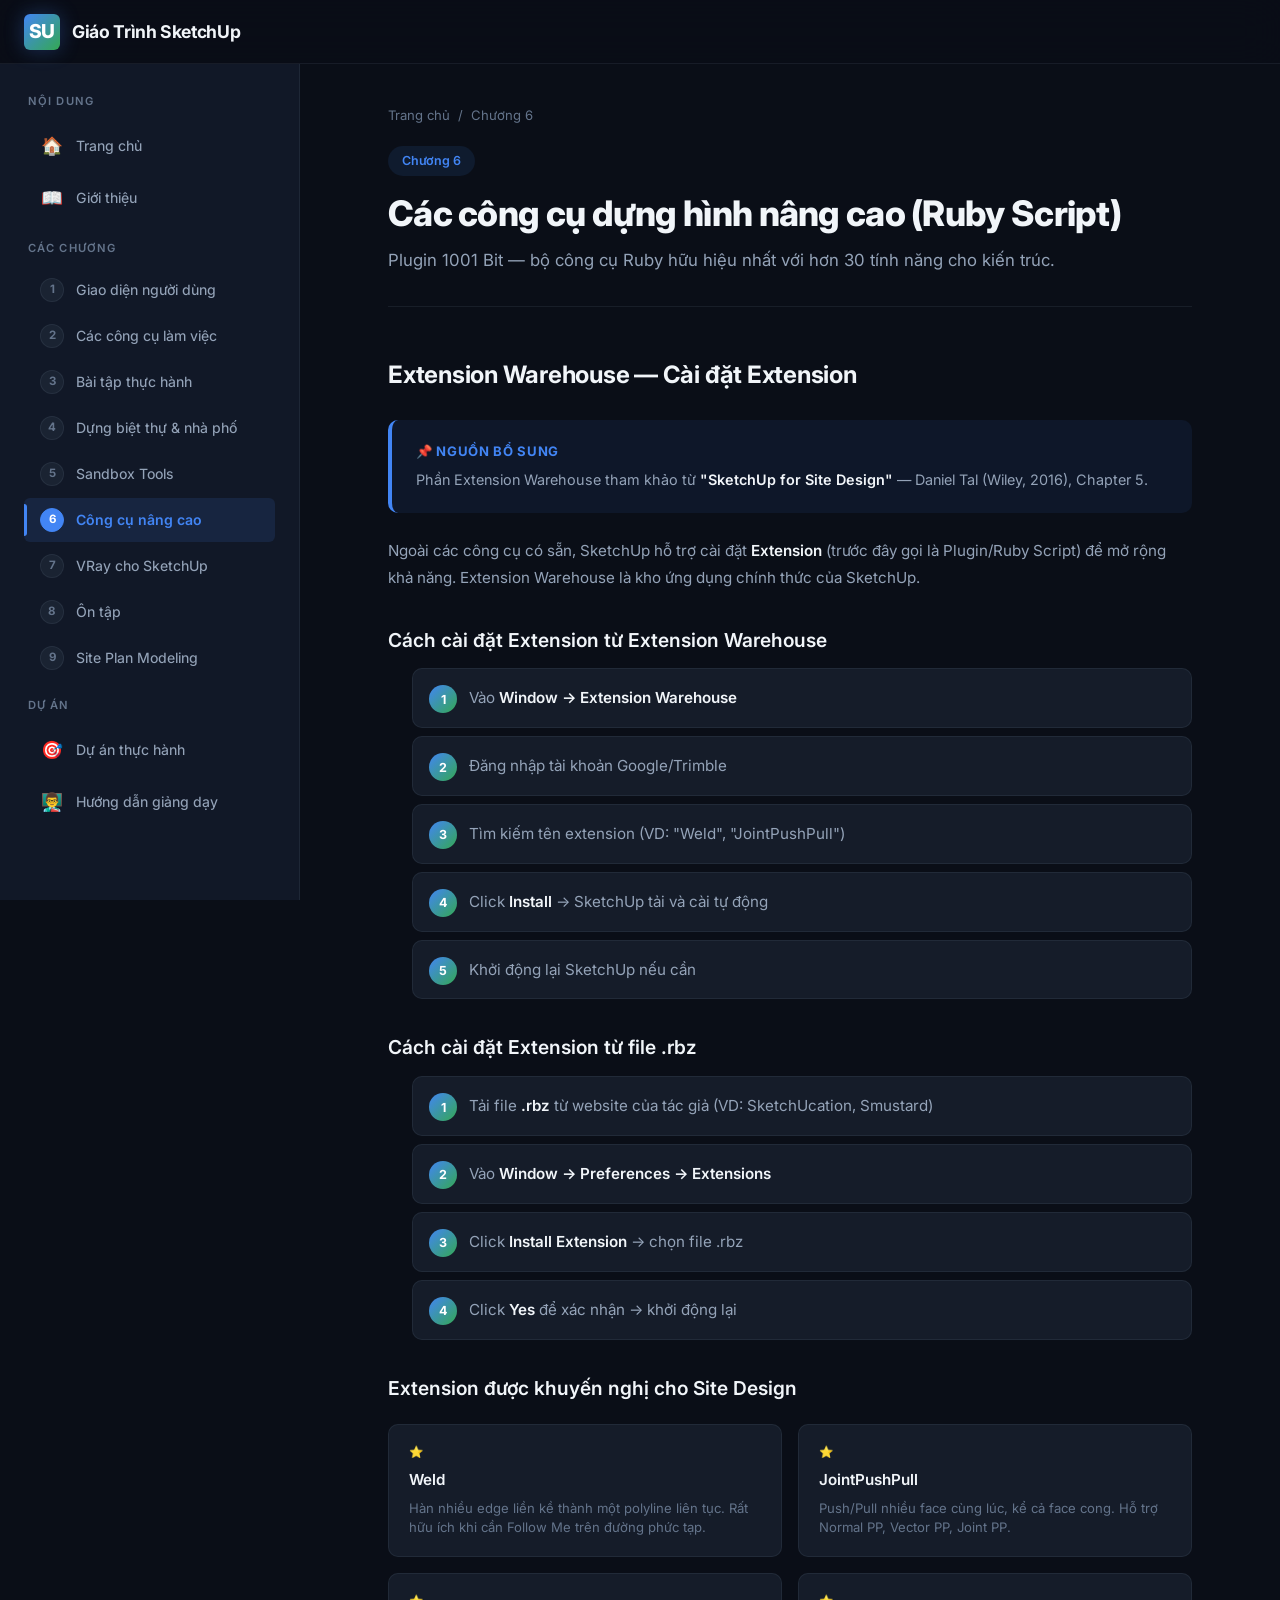
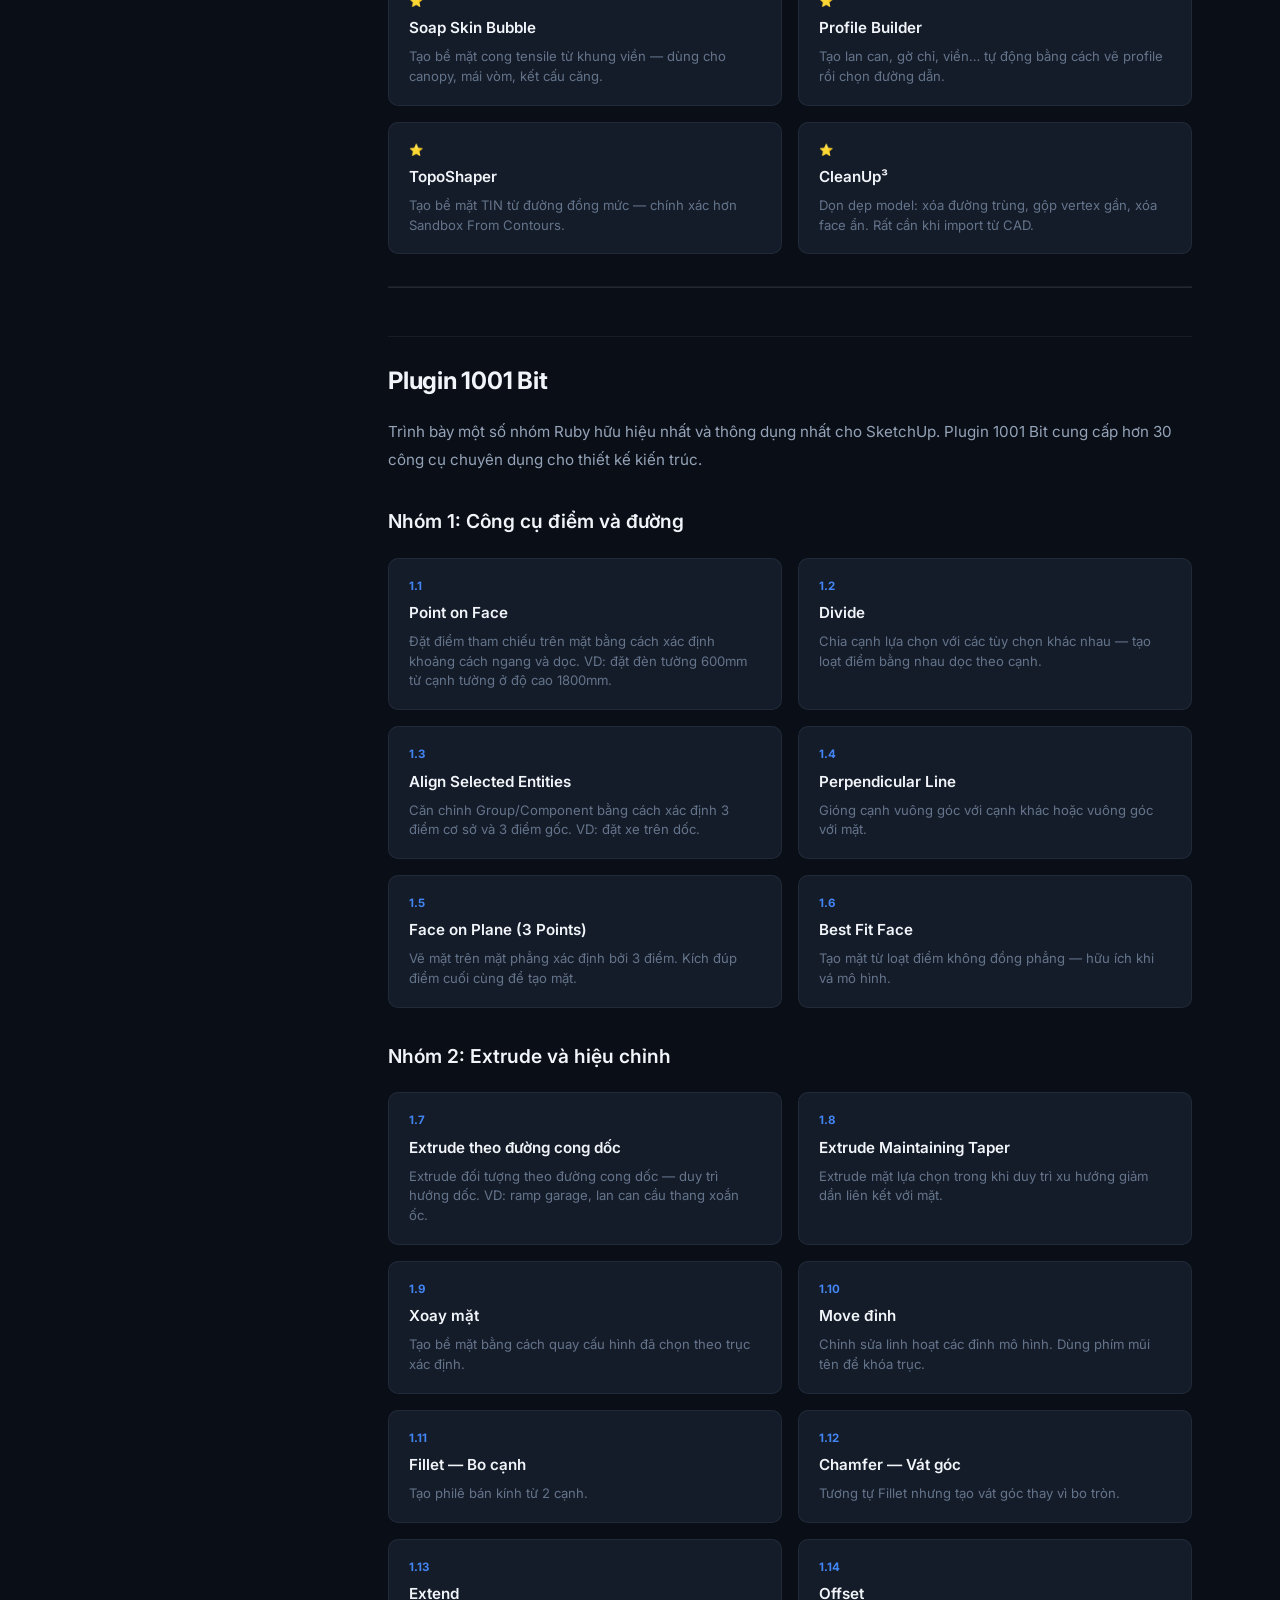
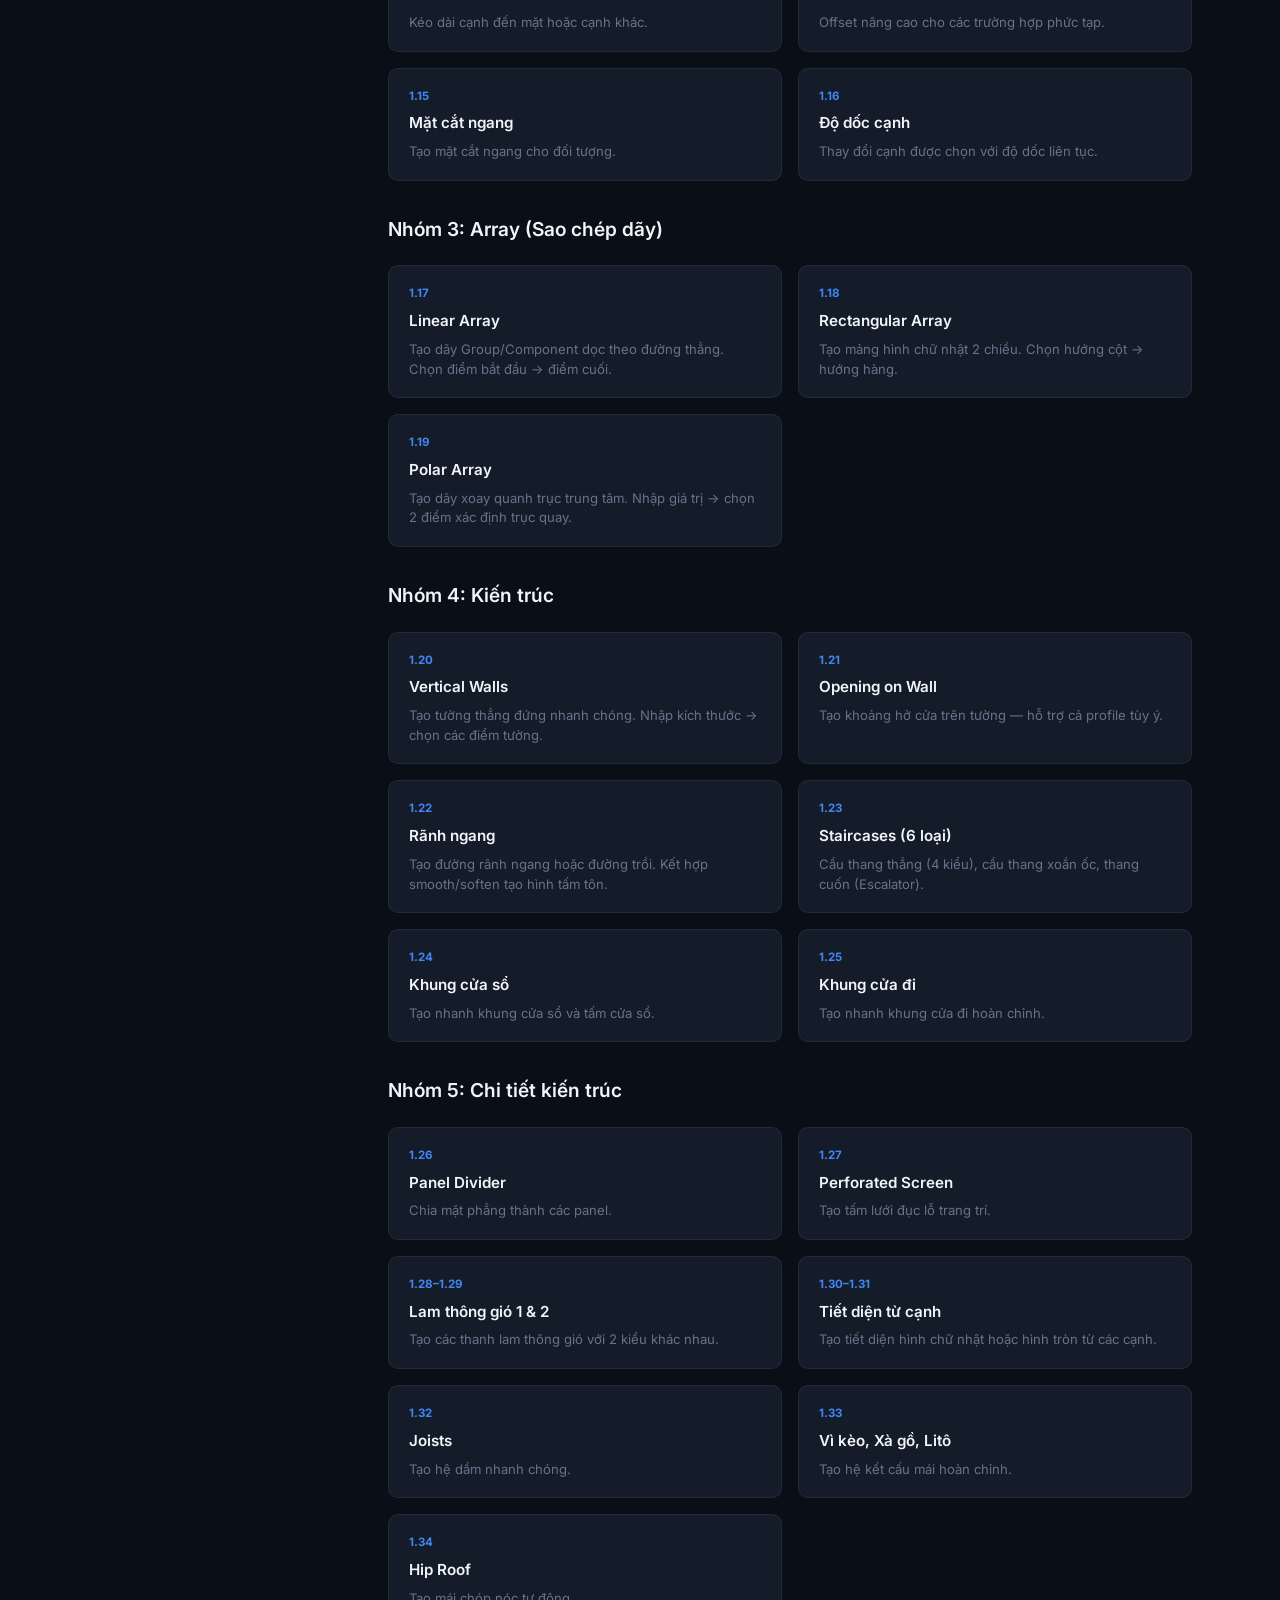
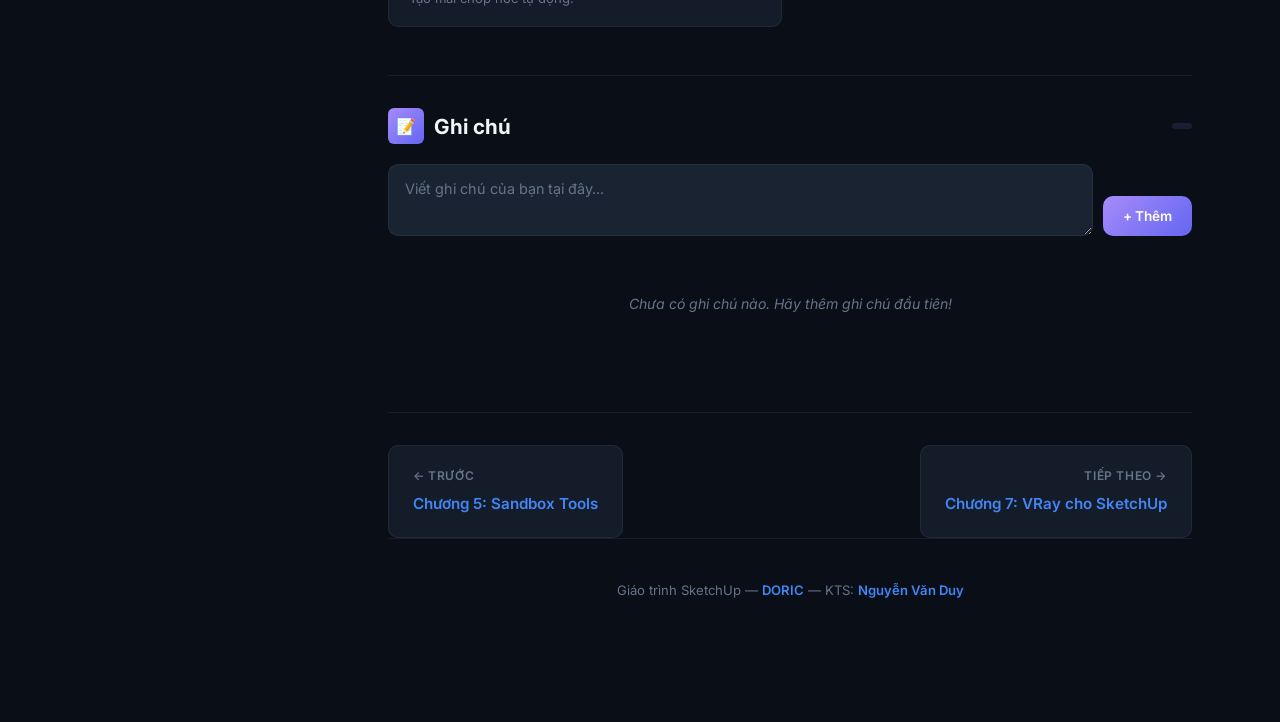
<file: chapters/chuong6.html>
<!DOCTYPE html>
<html lang="vi">
<head>
  <meta charset="UTF-8">
  <meta name="viewport" content="width=device-width, initial-scale=1.0">
  <title>Chương 6: Công cụ nâng cao | Giáo Trình SketchUp</title>
  <link rel="stylesheet" href="../styles.css">
</head>
<body>
  <div class="reading-progress" id="reading-progress"></div>
  <header class="header"><a href="../index.html" class="header__brand"><div class="header__logo">SU</div>Giáo Trình SketchUp</a><button class="header__toggle" id="sidebar-toggle">☰</button></header>
  <div class="sidebar-overlay" id="sidebar-overlay"></div>
  <aside class="sidebar" id="sidebar"><div class="sidebar__section"><div class="sidebar__label">Nội dung</div><ul class="sidebar__nav"><li><a href="../index.html" class="sidebar__link"><span class="sidebar__icon">🏠</span>Trang chủ</a></li><li><a href="gioi-thieu.html" class="sidebar__link"><span class="sidebar__icon">📖</span>Giới thiệu</a></li></ul></div><div class="sidebar__section"><div class="sidebar__label">Các Chương</div><ul class="sidebar__nav"><li><a href="chuong1.html" class="sidebar__link"><span class="sidebar__chapter-num">1</span>Giao diện người dùng</a></li><li><a href="chuong2.html" class="sidebar__link"><span class="sidebar__chapter-num">2</span>Các công cụ làm việc</a></li><li><a href="chuong3.html" class="sidebar__link"><span class="sidebar__chapter-num">3</span>Bài tập thực hành</a></li><li><a href="chuong4.html" class="sidebar__link"><span class="sidebar__chapter-num">4</span>Dựng biệt thự & nhà phố</a></li><li><a href="chuong5.html" class="sidebar__link"><span class="sidebar__chapter-num">5</span>Sandbox Tools</a></li><li><a href="chuong6.html" class="sidebar__link active"><span class="sidebar__chapter-num">6</span>Công cụ nâng cao</a></li><li><a href="chuong7.html" class="sidebar__link"><span class="sidebar__chapter-num">7</span>VRay cho SketchUp</a></li><li><a href="chuong8.html" class="sidebar__link"><span class="sidebar__chapter-num">8</span>Ôn tập</a></li><li><a href="chuong9.html" class="sidebar__link"><span class="sidebar__chapter-num">9</span>Site Plan Modeling</a></li></ul></div><div class="sidebar__section"><div class="sidebar__label">Dự án</div><ul class="sidebar__nav"><li><a href="du-an-thuc-hanh.html" class="sidebar__link"><span class="sidebar__icon">🎯</span>Dự án thực hành</a></li><li><a href="huong-dan-giang-day.html" class="sidebar__link"><span class="sidebar__icon">👨‍🏫</span>Hướng dẫn giảng dạy</a></li></ul></div></aside>

  <main class="main">
    <div class="content">
      <div class="chapter-header">
        <div class="chapter-header__breadcrumb"><a href="../index.html">Trang chủ</a> <span>/</span> <span>Chương 6</span></div>
        <div class="chapter-header__num">Chương 6</div>
        <h1 class="chapter-header__title">Các công cụ dựng hình nâng cao (Ruby Script)</h1>
        <p class="chapter-header__desc">Plugin 1001 Bit — bộ công cụ Ruby hữu hiệu nhất với hơn 30 tính năng cho kiến trúc.</p>
      </div>

      <div class="chapter-content">
        <!-- ==== EXTENSION WAREHOUSE - from SketchUp for Site Design ==== -->
        <h2>Extension Warehouse — Cài đặt Extension</h2>
        <div class="info-box info-box--note">
          <div class="info-box__title">📌 Nguồn bổ sung</div>
          <div class="info-box__content">
            Phần Extension Warehouse tham khảo từ <strong>"SketchUp for Site Design"</strong> — Daniel Tal (Wiley, 2016), Chapter 5.
          </div>
        </div>
        <p>
          Ngoài các công cụ có sẵn, SketchUp hỗ trợ cài đặt <strong>Extension</strong> (trước đây gọi là Plugin/Ruby Script) 
          để mở rộng khả năng. Extension Warehouse là kho ứng dụng chính thức của SketchUp.
        </p>

        <h3>Cách cài đặt Extension từ Extension Warehouse</h3>
        <ol class="steps">
          <li>Vào <strong>Window → Extension Warehouse</strong></li>
          <li>Đăng nhập tài khoản Google/Trimble</li>
          <li>Tìm kiếm tên extension (VD: "Weld", "JointPushPull")</li>
          <li>Click <strong>Install</strong> → SketchUp tải và cài tự động</li>
          <li>Khởi động lại SketchUp nếu cần</li>
        </ol>

        <h3>Cách cài đặt Extension từ file .rbz</h3>
        <ol class="steps">
          <li>Tải file <strong>.rbz</strong> từ website của tác giả (VD: SketchUcation, Smustard)</li>
          <li>Vào <strong>Window → Preferences → Extensions</strong></li>
          <li>Click <strong>Install Extension</strong> → chọn file .rbz</li>
          <li>Click <strong>Yes</strong> để xác nhận → khởi động lại</li>
        </ol>

        <h3>Extension được khuyến nghị cho Site Design</h3>
        <div class="plugin-grid">
          <div class="plugin-item">
            <div class="plugin-item__num">⭐</div>
            <div class="plugin-item__name">Weld</div>
            <div class="plugin-item__desc">Hàn nhiều edge liền kề thành một polyline liên tục. Rất hữu ích khi cần Follow Me trên đường phức tạp.</div>
          </div>
          <div class="plugin-item">
            <div class="plugin-item__num">⭐</div>
            <div class="plugin-item__name">JointPushPull</div>
            <div class="plugin-item__desc">Push/Pull nhiều face cùng lúc, kể cả face cong. Hỗ trợ Normal PP, Vector PP, Joint PP.</div>
          </div>
          <div class="plugin-item">
            <div class="plugin-item__num">⭐</div>
            <div class="plugin-item__name">Soap Skin Bubble</div>
            <div class="plugin-item__desc">Tạo bề mặt cong tensile từ khung viền — dùng cho canopy, mái vòm, kết cấu căng.</div>
          </div>
          <div class="plugin-item">
            <div class="plugin-item__num">⭐</div>
            <div class="plugin-item__name">Profile Builder</div>
            <div class="plugin-item__desc">Tạo lan can, gờ chỉ, viền… tự động bằng cách vẽ profile rồi chọn đường dẫn.</div>
          </div>
          <div class="plugin-item">
            <div class="plugin-item__num">⭐</div>
            <div class="plugin-item__name">TopoShaper</div>
            <div class="plugin-item__desc">Tạo bề mặt TIN từ đường đồng mức — chính xác hơn Sandbox From Contours.</div>
          </div>
          <div class="plugin-item">
            <div class="plugin-item__num">⭐</div>
            <div class="plugin-item__name">CleanUp³</div>
            <div class="plugin-item__desc">Dọn dẹp model: xóa đường trùng, gộp vertex gần, xóa face ẩn. Rất cần khi import từ CAD.</div>
          </div>
        </div>

        <hr style="margin: 2rem 0; border-color: rgba(255,255,255,0.1);">

        <h2>Plugin 1001 Bit</h2>
        <p>Trình bày một số nhóm Ruby hữu hiệu nhất và thông dụng nhất cho SketchUp. Plugin 1001 Bit cung cấp hơn 30 công cụ chuyên dụng cho thiết kế kiến trúc.</p>

        <h3>Nhóm 1: Công cụ điểm và đường</h3>
        <div class="plugin-grid">
          <div class="plugin-item">
            <div class="plugin-item__num">1.1</div>
            <div class="plugin-item__name">Point on Face</div>
            <div class="plugin-item__desc">Đặt điểm tham chiếu trên mặt bằng cách xác định khoảng cách ngang và dọc. VD: đặt đèn tường 600mm từ cạnh tường ở độ cao 1800mm.</div>
          </div>
          <div class="plugin-item">
            <div class="plugin-item__num">1.2</div>
            <div class="plugin-item__name">Divide</div>
            <div class="plugin-item__desc">Chia cạnh lựa chọn với các tùy chọn khác nhau — tạo loạt điểm bằng nhau dọc theo cạnh.</div>
          </div>
          <div class="plugin-item">
            <div class="plugin-item__num">1.3</div>
            <div class="plugin-item__name">Align Selected Entities</div>
            <div class="plugin-item__desc">Căn chỉnh Group/Component bằng cách xác định 3 điểm cơ sở và 3 điểm gốc. VD: đặt xe trên dốc.</div>
          </div>
          <div class="plugin-item">
            <div class="plugin-item__num">1.4</div>
            <div class="plugin-item__name">Perpendicular Line</div>
            <div class="plugin-item__desc">Gióng cạnh vuông góc với cạnh khác hoặc vuông góc với mặt.</div>
          </div>
          <div class="plugin-item">
            <div class="plugin-item__num">1.5</div>
            <div class="plugin-item__name">Face on Plane (3 Points)</div>
            <div class="plugin-item__desc">Vẽ mặt trên mặt phẳng xác định bởi 3 điểm. Kích đúp điểm cuối cùng để tạo mặt.</div>
          </div>
          <div class="plugin-item">
            <div class="plugin-item__num">1.6</div>
            <div class="plugin-item__name">Best Fit Face</div>
            <div class="plugin-item__desc">Tạo mặt từ loạt điểm không đồng phẳng — hữu ích khi vá mô hình.</div>
          </div>
        </div>

        <h3>Nhóm 2: Extrude và hiệu chỉnh</h3>
        <div class="plugin-grid">
          <div class="plugin-item">
            <div class="plugin-item__num">1.7</div>
            <div class="plugin-item__name">Extrude theo đường cong dốc</div>
            <div class="plugin-item__desc">Extrude đối tượng theo đường cong dốc — duy trì hướng dốc. VD: ramp garage, lan can cầu thang xoắn ốc.</div>
          </div>
          <div class="plugin-item">
            <div class="plugin-item__num">1.8</div>
            <div class="plugin-item__name">Extrude Maintaining Taper</div>
            <div class="plugin-item__desc">Extrude mặt lựa chọn trong khi duy trì xu hướng giảm dần liên kết với mặt.</div>
          </div>
          <div class="plugin-item">
            <div class="plugin-item__num">1.9</div>
            <div class="plugin-item__name">Xoay mặt</div>
            <div class="plugin-item__desc">Tạo bề mặt bằng cách quay cấu hình đã chọn theo trục xác định.</div>
          </div>
          <div class="plugin-item">
            <div class="plugin-item__num">1.10</div>
            <div class="plugin-item__name">Move đỉnh</div>
            <div class="plugin-item__desc">Chỉnh sửa linh hoạt các đỉnh mô hình. Dùng phím mũi tên để khóa trục.</div>
          </div>
          <div class="plugin-item">
            <div class="plugin-item__num">1.11</div>
            <div class="plugin-item__name">Fillet — Bo cạnh</div>
            <div class="plugin-item__desc">Tạo philê bán kính từ 2 cạnh.</div>
          </div>
          <div class="plugin-item">
            <div class="plugin-item__num">1.12</div>
            <div class="plugin-item__name">Chamfer — Vát góc</div>
            <div class="plugin-item__desc">Tương tự Fillet nhưng tạo vát góc thay vì bo tròn.</div>
          </div>
          <div class="plugin-item">
            <div class="plugin-item__num">1.13</div>
            <div class="plugin-item__name">Extend</div>
            <div class="plugin-item__desc">Kéo dài cạnh đến mặt hoặc cạnh khác.</div>
          </div>
          <div class="plugin-item">
            <div class="plugin-item__num">1.14</div>
            <div class="plugin-item__name">Offset</div>
            <div class="plugin-item__desc">Offset nâng cao cho các trường hợp phức tạp.</div>
          </div>
          <div class="plugin-item">
            <div class="plugin-item__num">1.15</div>
            <div class="plugin-item__name">Mặt cắt ngang</div>
            <div class="plugin-item__desc">Tạo mặt cắt ngang cho đối tượng.</div>
          </div>
          <div class="plugin-item">
            <div class="plugin-item__num">1.16</div>
            <div class="plugin-item__name">Độ dốc cạnh</div>
            <div class="plugin-item__desc">Thay đổi cạnh được chọn với độ dốc liên tục.</div>
          </div>
        </div>

        <h3>Nhóm 3: Array (Sao chép dãy)</h3>
        <div class="plugin-grid">
          <div class="plugin-item">
            <div class="plugin-item__num">1.17</div>
            <div class="plugin-item__name">Linear Array</div>
            <div class="plugin-item__desc">Tạo dãy Group/Component dọc theo đường thẳng. Chọn điểm bắt đầu → điểm cuối.</div>
          </div>
          <div class="plugin-item">
            <div class="plugin-item__num">1.18</div>
            <div class="plugin-item__name">Rectangular Array</div>
            <div class="plugin-item__desc">Tạo mảng hình chữ nhật 2 chiều. Chọn hướng cột → hướng hàng.</div>
          </div>
          <div class="plugin-item">
            <div class="plugin-item__num">1.19</div>
            <div class="plugin-item__name">Polar Array</div>
            <div class="plugin-item__desc">Tạo dãy xoay quanh trục trung tâm. Nhập giá trị → chọn 2 điểm xác định trục quay.</div>
          </div>
        </div>

        <h3>Nhóm 4: Kiến trúc</h3>
        <div class="plugin-grid">
          <div class="plugin-item">
            <div class="plugin-item__num">1.20</div>
            <div class="plugin-item__name">Vertical Walls</div>
            <div class="plugin-item__desc">Tạo tường thẳng đứng nhanh chóng. Nhập kích thước → chọn các điểm tường.</div>
          </div>
          <div class="plugin-item">
            <div class="plugin-item__num">1.21</div>
            <div class="plugin-item__name">Opening on Wall</div>
            <div class="plugin-item__desc">Tạo khoảng hở cửa trên tường — hỗ trợ cả profile tùy ý.</div>
          </div>
          <div class="plugin-item">
            <div class="plugin-item__num">1.22</div>
            <div class="plugin-item__name">Rãnh ngang</div>
            <div class="plugin-item__desc">Tạo đường rãnh ngang hoặc đường trồi. Kết hợp smooth/soften tạo hình tấm tôn.</div>
          </div>
          <div class="plugin-item">
            <div class="plugin-item__num">1.23</div>
            <div class="plugin-item__name">Staircases (6 loại)</div>
            <div class="plugin-item__desc">Cầu thang thẳng (4 kiểu), cầu thang xoắn ốc, thang cuốn (Escalator).</div>
          </div>
          <div class="plugin-item">
            <div class="plugin-item__num">1.24</div>
            <div class="plugin-item__name">Khung cửa sổ</div>
            <div class="plugin-item__desc">Tạo nhanh khung cửa sổ và tấm cửa sổ.</div>
          </div>
          <div class="plugin-item">
            <div class="plugin-item__num">1.25</div>
            <div class="plugin-item__name">Khung cửa đi</div>
            <div class="plugin-item__desc">Tạo nhanh khung cửa đi hoàn chỉnh.</div>
          </div>
        </div>

        <h3>Nhóm 5: Chi tiết kiến trúc</h3>
        <div class="plugin-grid">
          <div class="plugin-item">
            <div class="plugin-item__num">1.26</div>
            <div class="plugin-item__name">Panel Divider</div>
            <div class="plugin-item__desc">Chia mặt phẳng thành các panel.</div>
          </div>
          <div class="plugin-item">
            <div class="plugin-item__num">1.27</div>
            <div class="plugin-item__name">Perforated Screen</div>
            <div class="plugin-item__desc">Tạo tấm lưới đục lỗ trang trí.</div>
          </div>
          <div class="plugin-item">
            <div class="plugin-item__num">1.28–1.29</div>
            <div class="plugin-item__name">Lam thông gió 1 & 2</div>
            <div class="plugin-item__desc">Tạo các thanh lam thông gió với 2 kiểu khác nhau.</div>
          </div>
          <div class="plugin-item">
            <div class="plugin-item__num">1.30–1.31</div>
            <div class="plugin-item__name">Tiết diện từ cạnh</div>
            <div class="plugin-item__desc">Tạo tiết diện hình chữ nhật hoặc hình tròn từ các cạnh.</div>
          </div>
          <div class="plugin-item">
            <div class="plugin-item__num">1.32</div>
            <div class="plugin-item__name">Joists</div>
            <div class="plugin-item__desc">Tạo hệ dầm nhanh chóng.</div>
          </div>
          <div class="plugin-item">
            <div class="plugin-item__num">1.33</div>
            <div class="plugin-item__name">Vì kèo, Xà gồ, Litô</div>
            <div class="plugin-item__desc">Tạo hệ kết cấu mái hoàn chỉnh.</div>
          </div>
          <div class="plugin-item">
            <div class="plugin-item__num">1.34</div>
            <div class="plugin-item__name">Hip Roof</div>
            <div class="plugin-item__desc">Tạo mái chóp nóc tự động.</div>
          </div>
        </div>
      </div>

      <div class="chapter-nav">
        <a href="chuong5.html" class="chapter-nav__link chapter-nav__link--prev"><span class="chapter-nav__label">← Trước</span><span class="chapter-nav__title">Chương 5: Sandbox Tools</span></a>
        <a href="chuong7.html" class="chapter-nav__link chapter-nav__link--next"><span class="chapter-nav__label">Tiếp theo →</span><span class="chapter-nav__title">Chương 7: VRay cho SketchUp</span></a>
      </div>
      <footer class="footer"><p class="footer__text">Giáo trình SketchUp — <span class="footer__author">DORIC</span> — KTS: <span class="footer__author">Nguyễn Văn Duy</span></p></footer>
    </div>
  </main>
  <script src="../script.js"></script>
</body>
</html>
</file>
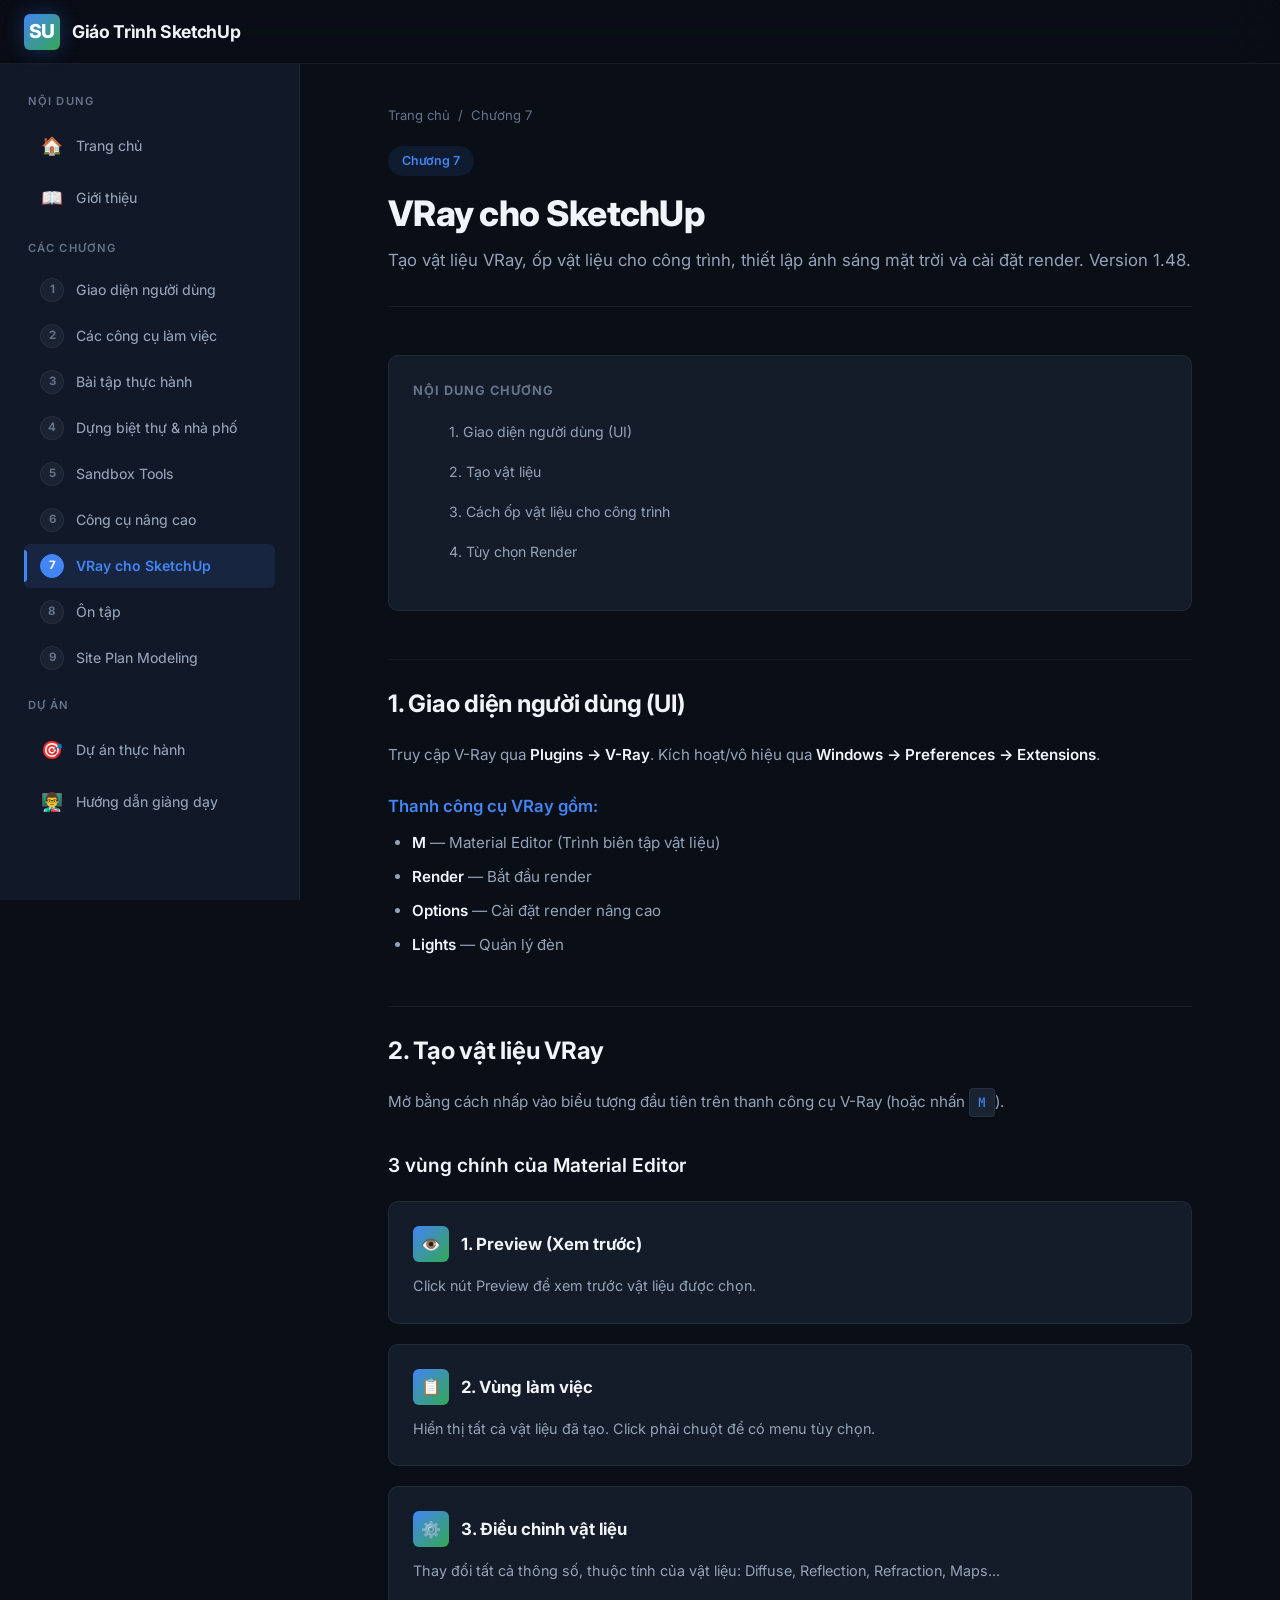
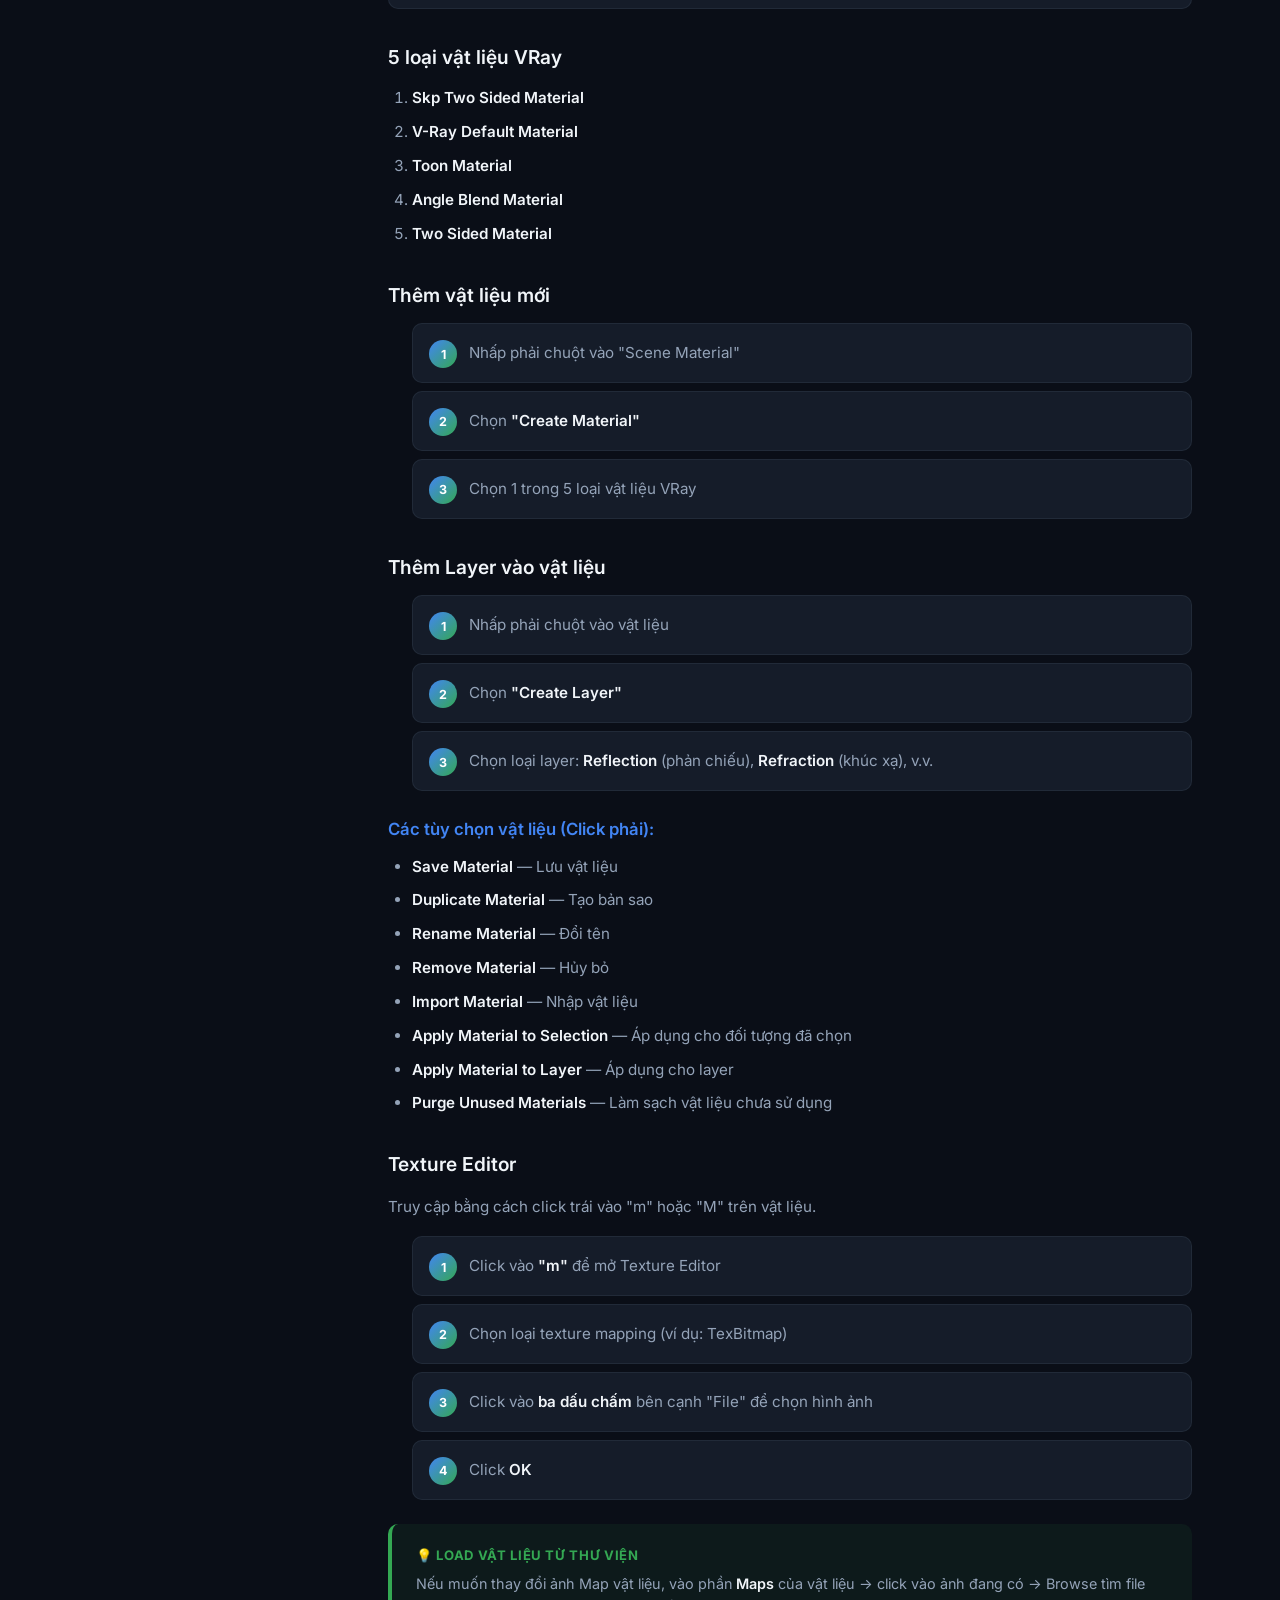
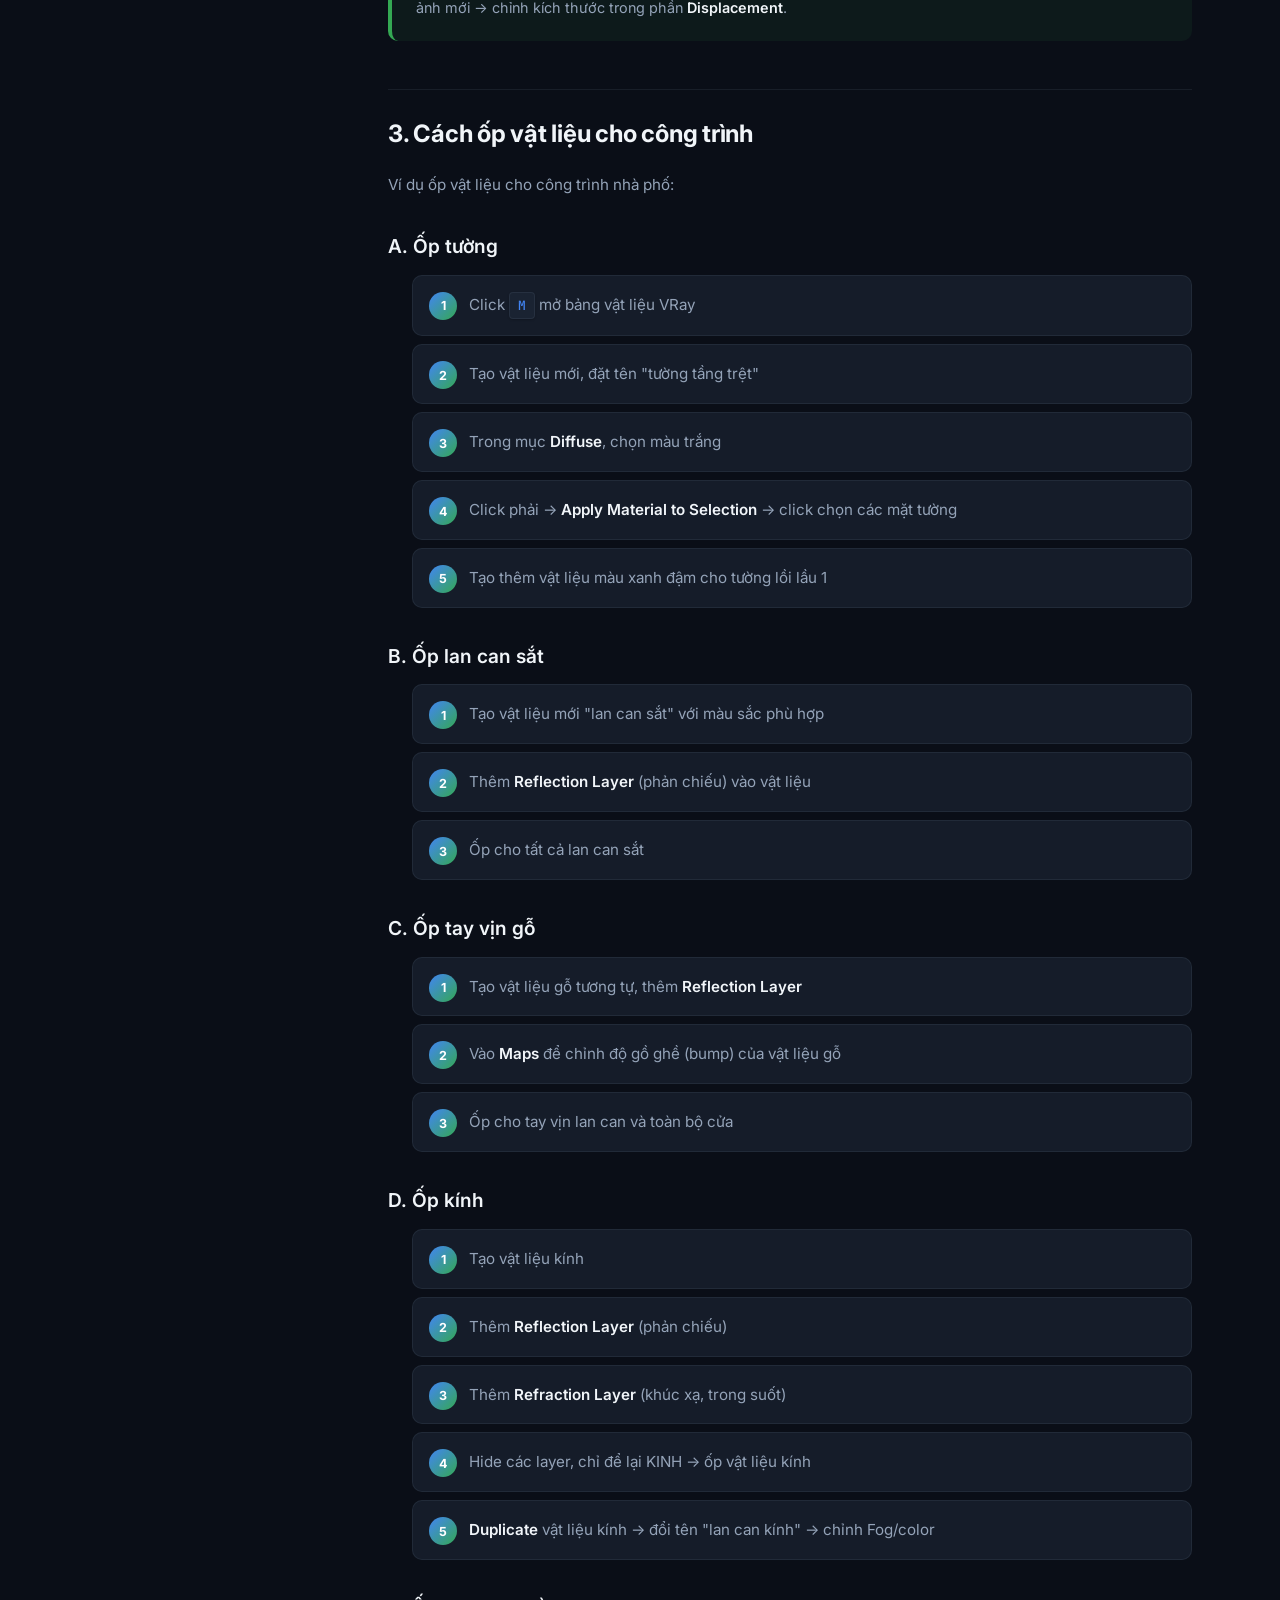
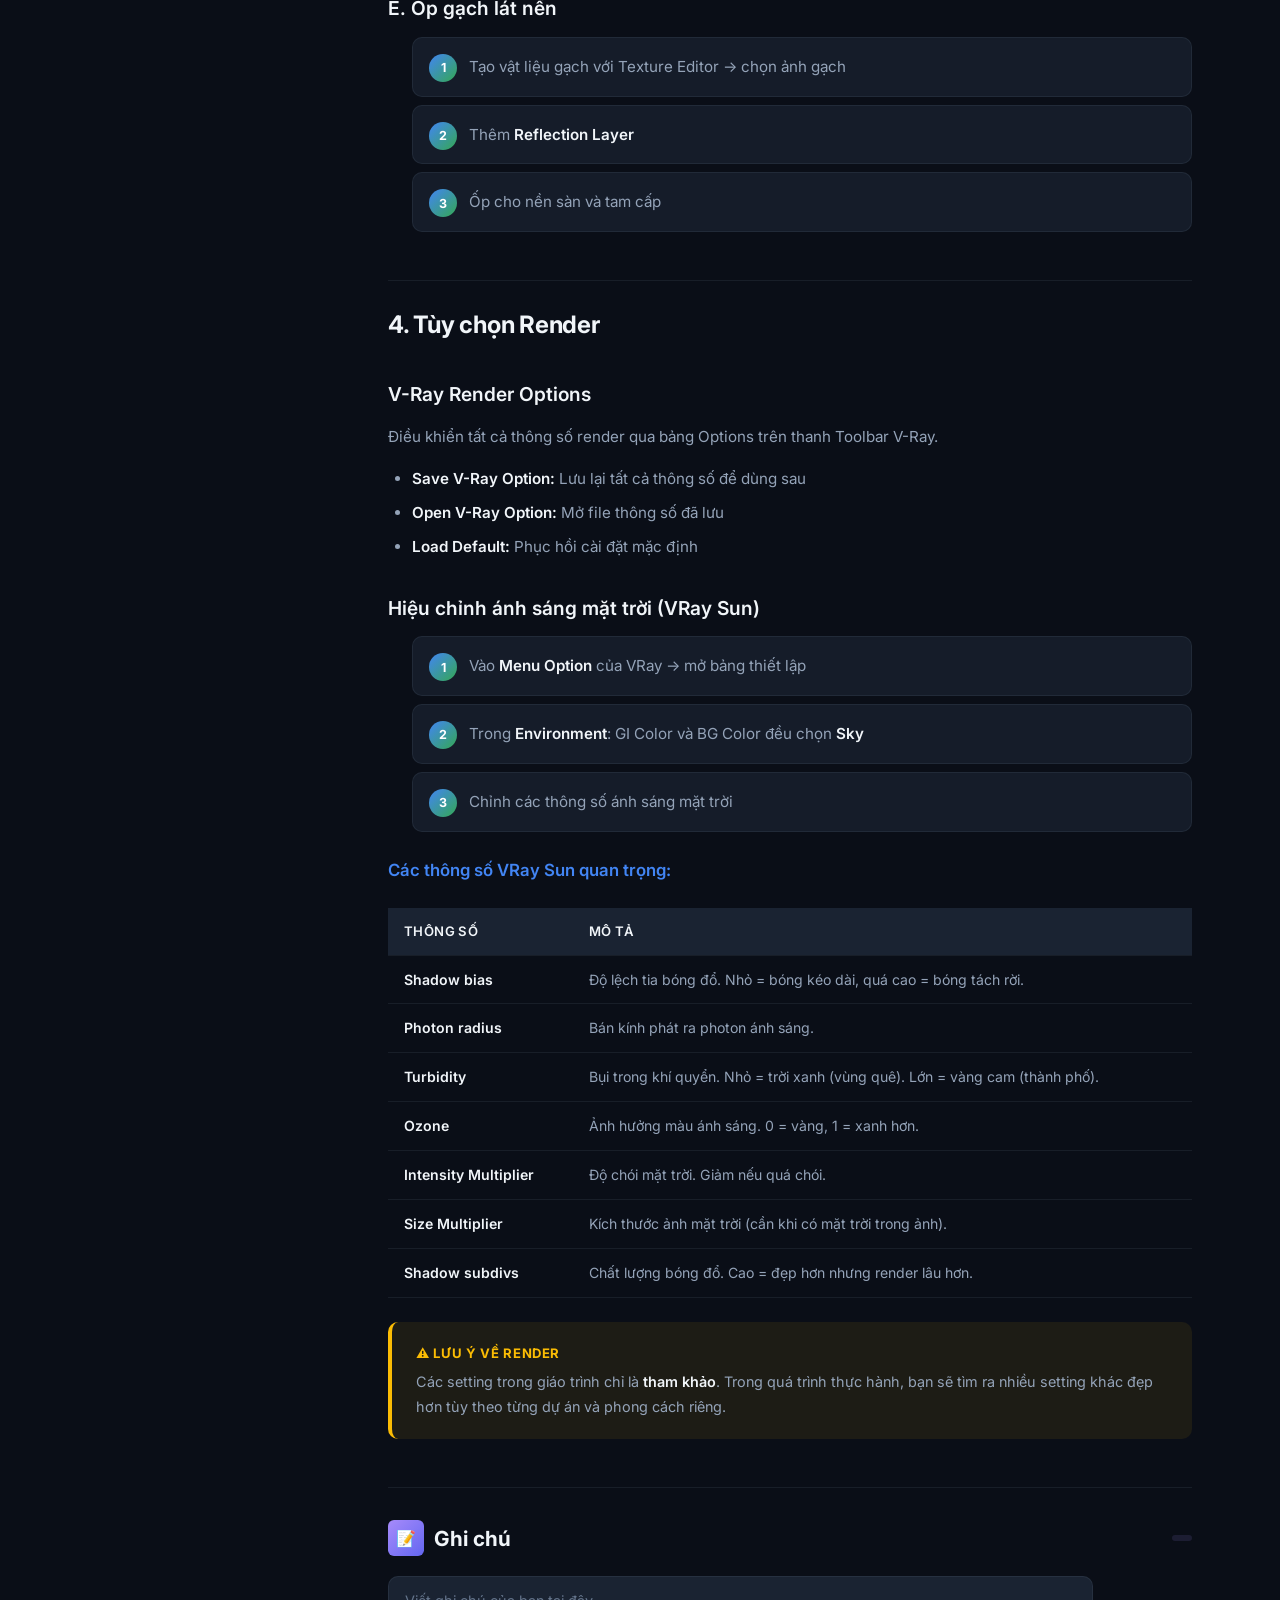
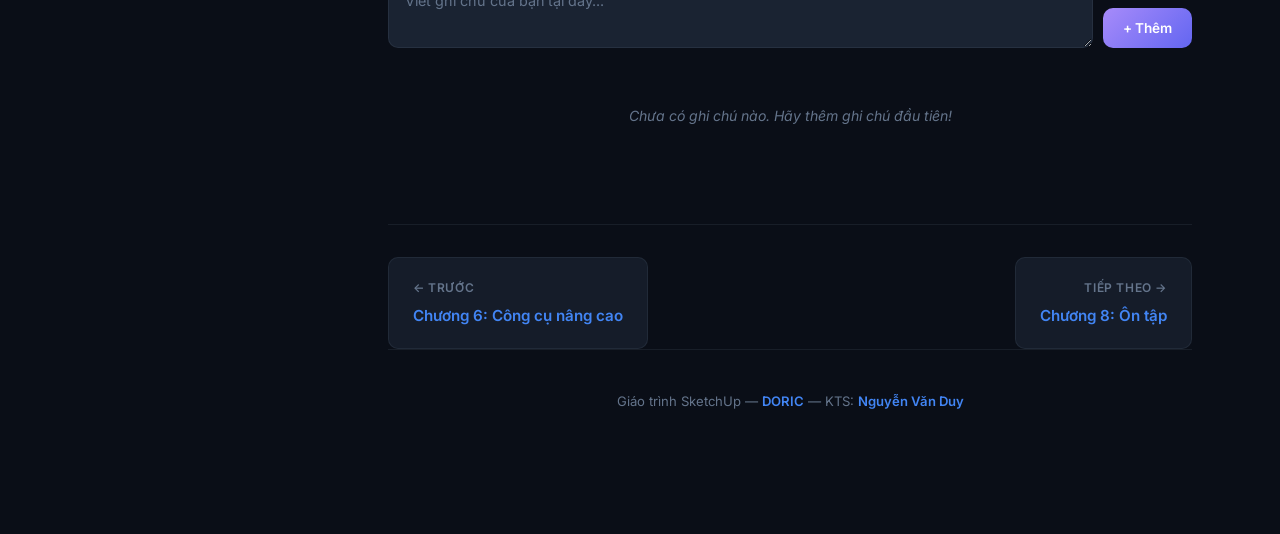
<file: chapters/chuong7.html>
<!DOCTYPE html>
<html lang="vi">
<head>
  <meta charset="UTF-8">
  <meta name="viewport" content="width=device-width, initial-scale=1.0">
  <title>Chương 7: VRay cho SketchUp | Giáo Trình SketchUp</title>
  <link rel="stylesheet" href="../styles.css">
</head>
<body>
  <div class="reading-progress" id="reading-progress"></div>
  <header class="header"><a href="../index.html" class="header__brand"><div class="header__logo">SU</div>Giáo Trình SketchUp</a><button class="header__toggle" id="sidebar-toggle">☰</button></header>
  <div class="sidebar-overlay" id="sidebar-overlay"></div>
  <aside class="sidebar" id="sidebar"><div class="sidebar__section"><div class="sidebar__label">Nội dung</div><ul class="sidebar__nav"><li><a href="../index.html" class="sidebar__link"><span class="sidebar__icon">🏠</span>Trang chủ</a></li><li><a href="gioi-thieu.html" class="sidebar__link"><span class="sidebar__icon">📖</span>Giới thiệu</a></li></ul></div><div class="sidebar__section"><div class="sidebar__label">Các Chương</div><ul class="sidebar__nav"><li><a href="chuong1.html" class="sidebar__link"><span class="sidebar__chapter-num">1</span>Giao diện người dùng</a></li><li><a href="chuong2.html" class="sidebar__link"><span class="sidebar__chapter-num">2</span>Các công cụ làm việc</a></li><li><a href="chuong3.html" class="sidebar__link"><span class="sidebar__chapter-num">3</span>Bài tập thực hành</a></li><li><a href="chuong4.html" class="sidebar__link"><span class="sidebar__chapter-num">4</span>Dựng biệt thự & nhà phố</a></li><li><a href="chuong5.html" class="sidebar__link"><span class="sidebar__chapter-num">5</span>Sandbox Tools</a></li><li><a href="chuong6.html" class="sidebar__link"><span class="sidebar__chapter-num">6</span>Công cụ nâng cao</a></li><li><a href="chuong7.html" class="sidebar__link active"><span class="sidebar__chapter-num">7</span>VRay cho SketchUp</a></li><li><a href="chuong8.html" class="sidebar__link"><span class="sidebar__chapter-num">8</span>Ôn tập</a></li><li><a href="chuong9.html" class="sidebar__link"><span class="sidebar__chapter-num">9</span>Site Plan Modeling</a></li></ul></div><div class="sidebar__section"><div class="sidebar__label">Dự án</div><ul class="sidebar__nav"><li><a href="du-an-thuc-hanh.html" class="sidebar__link"><span class="sidebar__icon">🎯</span>Dự án thực hành</a></li><li><a href="huong-dan-giang-day.html" class="sidebar__link"><span class="sidebar__icon">👨‍🏫</span>Hướng dẫn giảng dạy</a></li></ul></div></aside>

  <main class="main">
    <div class="content">
      <div class="chapter-header">
        <div class="chapter-header__breadcrumb"><a href="../index.html">Trang chủ</a> <span>/</span> <span>Chương 7</span></div>
        <div class="chapter-header__num">Chương 7</div>
        <h1 class="chapter-header__title">VRay cho SketchUp</h1>
        <p class="chapter-header__desc">Tạo vật liệu VRay, ốp vật liệu cho công trình, thiết lập ánh sáng mặt trời và cài đặt render. Version 1.48.</p>
      </div>

      <div class="chapter-content">
        <div class="toc">
          <div class="toc__title">Nội dung chương</div>
          <ul class="toc__list">
            <li><a href="#ui">1. Giao diện người dùng (UI)</a></li>
            <li><a href="#vat-lieu">2. Tạo vật liệu</a></li>
            <li><a href="#op-vat-lieu">3. Cách ốp vật liệu cho công trình</a></li>
            <li><a href="#render">4. Tùy chọn Render</a></li>
          </ul>
        </div>

        <h2 id="ui">1. Giao diện người dùng (UI)</h2>
        <p>Truy cập V-Ray qua <strong>Plugins → V-Ray</strong>. Kích hoạt/vô hiệu qua <strong>Windows → Preferences → Extensions</strong>.</p>
        
        <h4>Thanh công cụ VRay gồm:</h4>
        <ul>
          <li><strong>M</strong> — Material Editor (Trình biên tập vật liệu)</li>
          <li><strong>Render</strong> — Bắt đầu render</li>
          <li><strong>Options</strong> — Cài đặt render nâng cao</li>
          <li><strong>Lights</strong> — Quản lý đèn</li>
        </ul>

        <h2 id="vat-lieu">2. Tạo vật liệu VRay</h2>
        <p>Mở bằng cách nhấp vào biểu tượng đầu tiên trên thanh công cụ V-Ray (hoặc nhấn <span class="key">M</span>).</p>

        <h3>3 vùng chính của Material Editor</h3>
        <div class="tool-card">
          <div class="tool-card__header">
            <div class="tool-card__icon">👁️</div>
            <div class="tool-card__name">1. Preview (Xem trước)</div>
          </div>
          <div class="tool-card__body">Click nút Preview để xem trước vật liệu được chọn.</div>
        </div>
        <div class="tool-card">
          <div class="tool-card__header">
            <div class="tool-card__icon">📋</div>
            <div class="tool-card__name">2. Vùng làm việc</div>
          </div>
          <div class="tool-card__body">Hiển thị tất cả vật liệu đã tạo. Click phải chuột để có menu tùy chọn.</div>
        </div>
        <div class="tool-card">
          <div class="tool-card__header">
            <div class="tool-card__icon">⚙️</div>
            <div class="tool-card__name">3. Điều chỉnh vật liệu</div>
          </div>
          <div class="tool-card__body">Thay đổi tất cả thông số, thuộc tính của vật liệu: Diffuse, Reflection, Refraction, Maps...</div>
        </div>

        <h3>5 loại vật liệu VRay</h3>
        <ol>
          <li><strong>Skp Two Sided Material</strong></li>
          <li><strong>V-Ray Default Material</strong></li>
          <li><strong>Toon Material</strong></li>
          <li><strong>Angle Blend Material</strong></li>
          <li><strong>Two Sided Material</strong></li>
        </ol>

        <h3>Thêm vật liệu mới</h3>
        <ol class="steps">
          <li>Nhấp phải chuột vào "Scene Material"</li>
          <li>Chọn <strong>"Create Material"</strong></li>
          <li>Chọn 1 trong 5 loại vật liệu VRay</li>
        </ol>

        <h3>Thêm Layer vào vật liệu</h3>
        <ol class="steps">
          <li>Nhấp phải chuột vào vật liệu</li>
          <li>Chọn <strong>"Create Layer"</strong></li>
          <li>Chọn loại layer: <strong>Reflection</strong> (phản chiếu), <strong>Refraction</strong> (khúc xạ), v.v.</li>
        </ol>

        <h4>Các tùy chọn vật liệu (Click phải):</h4>
        <ul>
          <li><strong>Save Material</strong> — Lưu vật liệu</li>
          <li><strong>Duplicate Material</strong> — Tạo bản sao</li>
          <li><strong>Rename Material</strong> — Đổi tên</li>
          <li><strong>Remove Material</strong> — Hủy bỏ</li>
          <li><strong>Import Material</strong> — Nhập vật liệu</li>
          <li><strong>Apply Material to Selection</strong> — Áp dụng cho đối tượng đã chọn</li>
          <li><strong>Apply Material to Layer</strong> — Áp dụng cho layer</li>
          <li><strong>Purge Unused Materials</strong> — Làm sạch vật liệu chưa sử dụng</li>
        </ul>

        <h3>Texture Editor</h3>
        <p>Truy cập bằng cách click trái vào "m" hoặc "M" trên vật liệu.</p>
        <ol class="steps">
          <li>Click vào <strong>"m"</strong> để mở Texture Editor</li>
          <li>Chọn loại texture mapping (ví dụ: TexBitmap)</li>
          <li>Click vào <strong>ba dấu chấm</strong> bên cạnh "File" để chọn hình ảnh</li>
          <li>Click <strong>OK</strong></li>
        </ol>

        <div class="info-box info-box--tip">
          <div class="info-box__title">💡 Load vật liệu từ thư viện</div>
          <div class="info-box__content">
            Nếu muốn thay đổi ảnh Map vật liệu, vào phần <strong>Maps</strong> của vật liệu → click vào ảnh đang có → 
            Browse tìm file ảnh mới → chỉnh kích thước trong phần <strong>Displacement</strong>.
          </div>
        </div>

        <h2 id="op-vat-lieu">3. Cách ốp vật liệu cho công trình</h2>
        <p>Ví dụ ốp vật liệu cho công trình nhà phố:</p>

        <h3>A. Ốp tường</h3>
        <ol class="steps">
          <li>Click <span class="key">M</span> mở bảng vật liệu VRay</li>
          <li>Tạo vật liệu mới, đặt tên "tường tầng trệt"</li>
          <li>Trong mục <strong>Diffuse</strong>, chọn màu trắng</li>
          <li>Click phải → <strong>Apply Material to Selection</strong> → click chọn các mặt tường</li>
          <li>Tạo thêm vật liệu màu xanh đậm cho tường lồi lầu 1</li>
        </ol>

        <h3>B. Ốp lan can sắt</h3>
        <ol class="steps">
          <li>Tạo vật liệu mới "lan can sắt" với màu sắc phù hợp</li>
          <li>Thêm <strong>Reflection Layer</strong> (phản chiếu) vào vật liệu</li>
          <li>Ốp cho tất cả lan can sắt</li>
        </ol>

        <h3>C. Ốp tay vịn gỗ</h3>
        <ol class="steps">
          <li>Tạo vật liệu gỗ tương tự, thêm <strong>Reflection Layer</strong></li>
          <li>Vào <strong>Maps</strong> để chỉnh độ gồ ghề (bump) của vật liệu gỗ</li>
          <li>Ốp cho tay vịn lan can và toàn bộ cửa</li>
        </ol>

        <h3>D. Ốp kính</h3>
        <ol class="steps">
          <li>Tạo vật liệu kính</li>
          <li>Thêm <strong>Reflection Layer</strong> (phản chiếu)</li>
          <li>Thêm <strong>Refraction Layer</strong> (khúc xạ, trong suốt)</li>
          <li>Hide các layer, chỉ để lại KINH → ốp vật liệu kính</li>
          <li><strong>Duplicate</strong> vật liệu kính → đổi tên "lan can kính" → chỉnh Fog/color</li>
        </ol>

        <h3>E. Ốp gạch lát nền</h3>
        <ol class="steps">
          <li>Tạo vật liệu gạch với Texture Editor → chọn ảnh gạch</li>
          <li>Thêm <strong>Reflection Layer</strong></li>
          <li>Ốp cho nền sàn và tam cấp</li>
        </ol>

        <h2 id="render">4. Tùy chọn Render</h2>
        
        <h3>V-Ray Render Options</h3>
        <p>Điều khiển tất cả thông số render qua bảng Options trên thanh Toolbar V-Ray.</p>
        <ul>
          <li><strong>Save V-Ray Option:</strong> Lưu lại tất cả thông số để dùng sau</li>
          <li><strong>Open V-Ray Option:</strong> Mở file thông số đã lưu</li>
          <li><strong>Load Default:</strong> Phục hồi cài đặt mặc định</li>
        </ul>

        <h3>Hiệu chỉnh ánh sáng mặt trời (VRay Sun)</h3>
        <ol class="steps">
          <li>Vào <strong>Menu Option</strong> của VRay → mở bảng thiết lập</li>
          <li>Trong <strong>Environment</strong>: GI Color và BG Color đều chọn <strong>Sky</strong></li>
          <li>Chỉnh các thông số ánh sáng mặt trời</li>
        </ol>

        <h4>Các thông số VRay Sun quan trọng:</h4>
        <table>
          <thead>
            <tr><th>Thông số</th><th>Mô tả</th></tr>
          </thead>
          <tbody>
            <tr><td><strong>Shadow bias</strong></td><td>Độ lệch tia bóng đổ. Nhỏ = bóng kéo dài, quá cao = bóng tách rời.</td></tr>
            <tr><td><strong>Photon radius</strong></td><td>Bán kính phát ra photon ánh sáng.</td></tr>
            <tr><td><strong>Turbidity</strong></td><td>Bụi trong khí quyển. Nhỏ = trời xanh (vùng quê). Lớn = vàng cam (thành phố).</td></tr>
            <tr><td><strong>Ozone</strong></td><td>Ảnh hưởng màu ánh sáng. 0 = vàng, 1 = xanh hơn.</td></tr>
            <tr><td><strong>Intensity Multiplier</strong></td><td>Độ chói mặt trời. Giảm nếu quá chói.</td></tr>
            <tr><td><strong>Size Multiplier</strong></td><td>Kích thước ảnh mặt trời (cần khi có mặt trời trong ảnh).</td></tr>
            <tr><td><strong>Shadow subdivs</strong></td><td>Chất lượng bóng đổ. Cao = đẹp hơn nhưng render lâu hơn.</td></tr>
          </tbody>
        </table>

        <div class="info-box info-box--warning">
          <div class="info-box__title">⚠️ Lưu ý về Render</div>
          <div class="info-box__content">
            Các setting trong giáo trình chỉ là <strong>tham khảo</strong>. Trong quá trình thực hành, 
            bạn sẽ tìm ra nhiều setting khác đẹp hơn tùy theo từng dự án và phong cách riêng.
          </div>
        </div>
      </div>

      <div class="chapter-nav">
        <a href="chuong6.html" class="chapter-nav__link chapter-nav__link--prev"><span class="chapter-nav__label">← Trước</span><span class="chapter-nav__title">Chương 6: Công cụ nâng cao</span></a>
        <a href="chuong8.html" class="chapter-nav__link chapter-nav__link--next"><span class="chapter-nav__label">Tiếp theo →</span><span class="chapter-nav__title">Chương 8: Ôn tập</span></a>
      </div>
      <footer class="footer"><p class="footer__text">Giáo trình SketchUp — <span class="footer__author">DORIC</span> — KTS: <span class="footer__author">Nguyễn Văn Duy</span></p></footer>
    </div>
  </main>
  <script src="../script.js"></script>
</body>
</html>
</file>
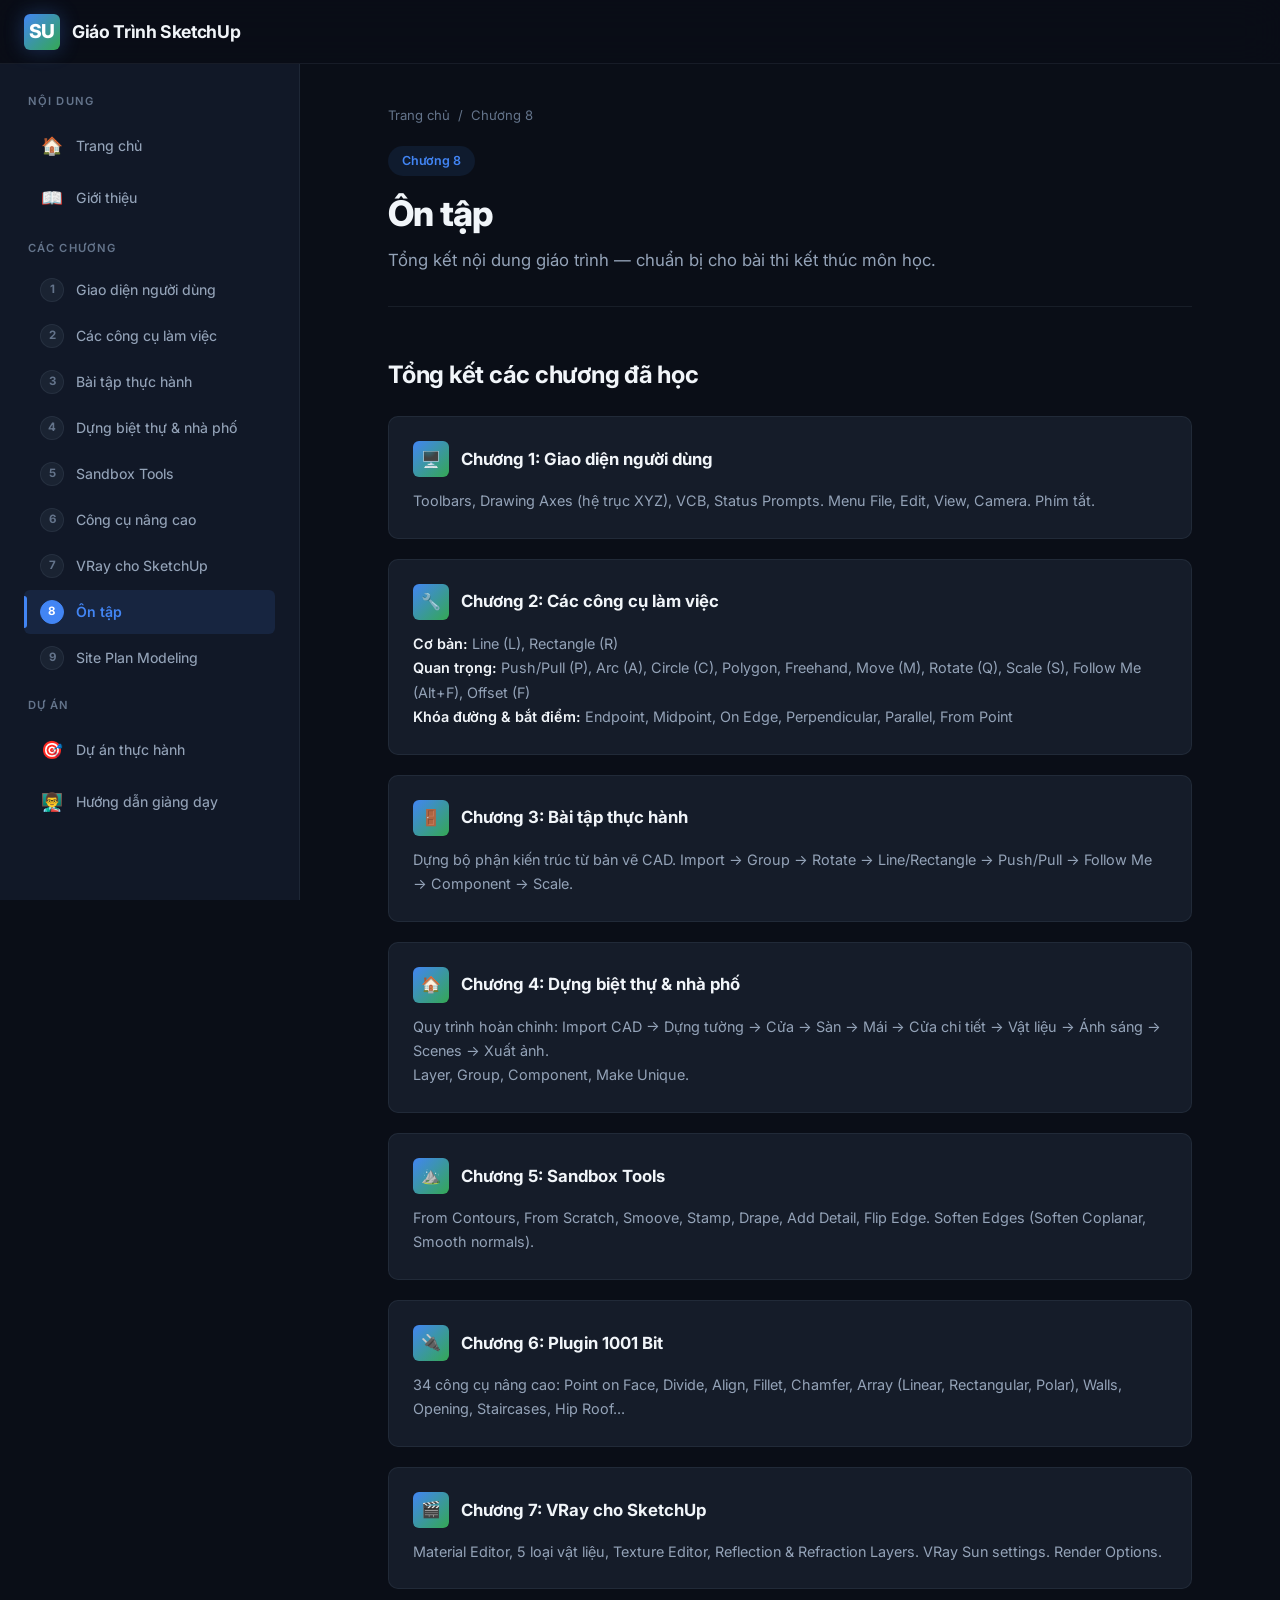
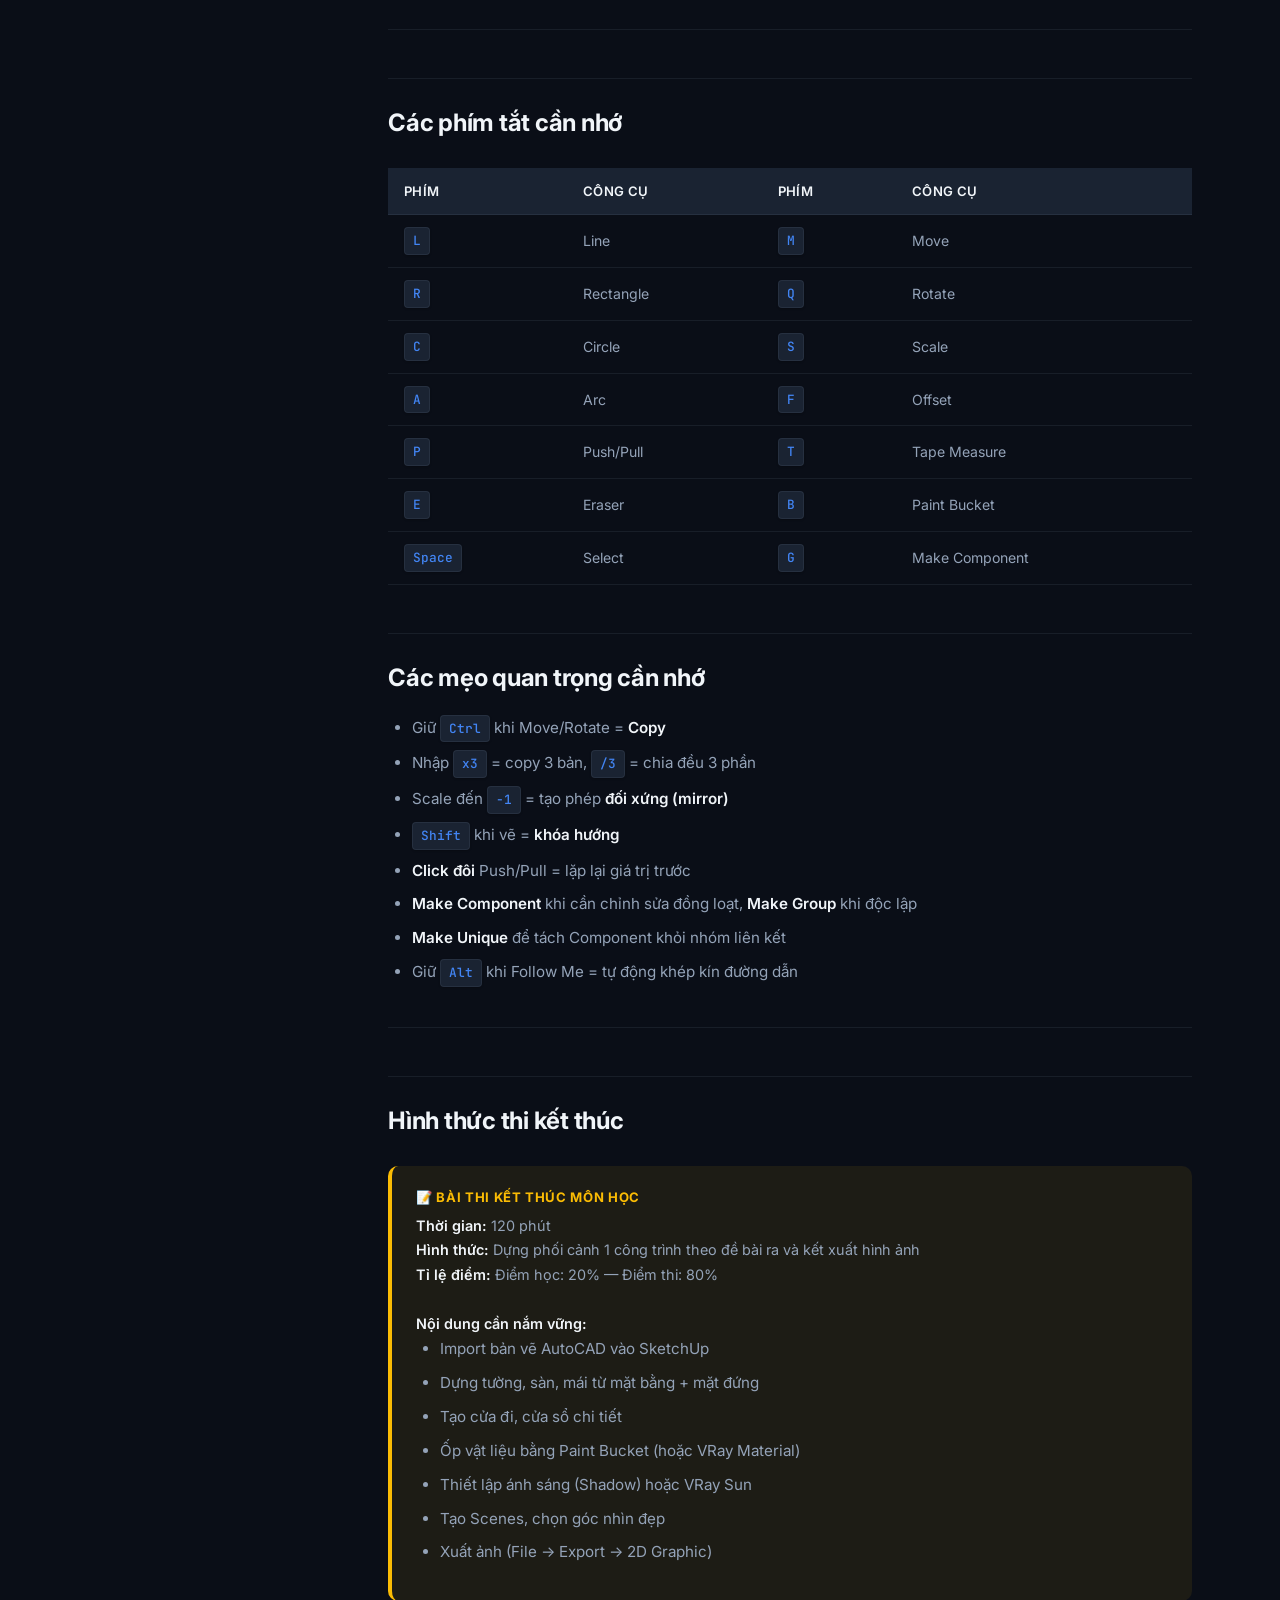
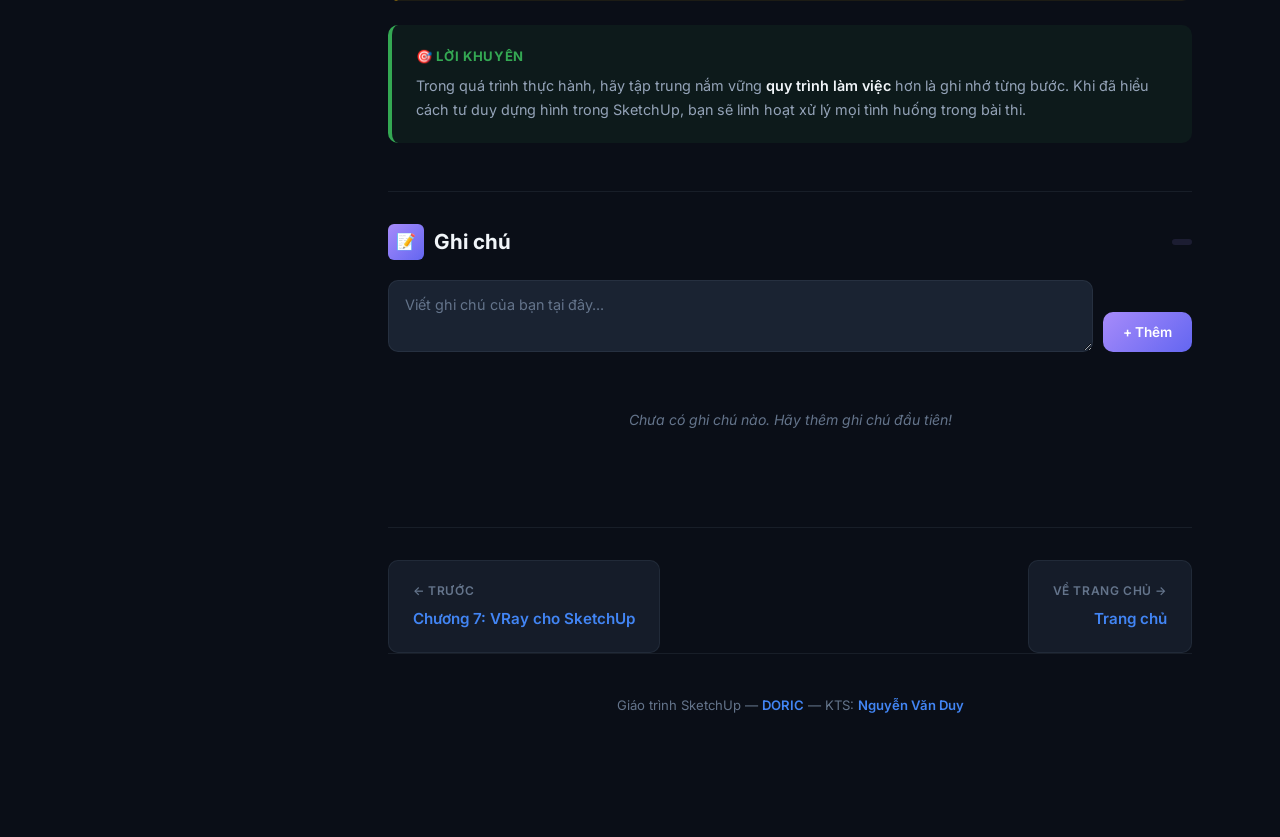
<file: chapters/chuong8.html>
<!DOCTYPE html>
<html lang="vi">
<head>
  <meta charset="UTF-8">
  <meta name="viewport" content="width=device-width, initial-scale=1.0">
  <title>Chương 8: Ôn tập | Giáo Trình SketchUp</title>
  <link rel="stylesheet" href="../styles.css">
</head>
<body>
  <div class="reading-progress" id="reading-progress"></div>
  <header class="header"><a href="../index.html" class="header__brand"><div class="header__logo">SU</div>Giáo Trình SketchUp</a><button class="header__toggle" id="sidebar-toggle">☰</button></header>
  <div class="sidebar-overlay" id="sidebar-overlay"></div>
  <aside class="sidebar" id="sidebar"><div class="sidebar__section"><div class="sidebar__label">Nội dung</div><ul class="sidebar__nav"><li><a href="../index.html" class="sidebar__link"><span class="sidebar__icon">🏠</span>Trang chủ</a></li><li><a href="gioi-thieu.html" class="sidebar__link"><span class="sidebar__icon">📖</span>Giới thiệu</a></li></ul></div><div class="sidebar__section"><div class="sidebar__label">Các Chương</div><ul class="sidebar__nav"><li><a href="chuong1.html" class="sidebar__link"><span class="sidebar__chapter-num">1</span>Giao diện người dùng</a></li><li><a href="chuong2.html" class="sidebar__link"><span class="sidebar__chapter-num">2</span>Các công cụ làm việc</a></li><li><a href="chuong3.html" class="sidebar__link"><span class="sidebar__chapter-num">3</span>Bài tập thực hành</a></li><li><a href="chuong4.html" class="sidebar__link"><span class="sidebar__chapter-num">4</span>Dựng biệt thự & nhà phố</a></li><li><a href="chuong5.html" class="sidebar__link"><span class="sidebar__chapter-num">5</span>Sandbox Tools</a></li><li><a href="chuong6.html" class="sidebar__link"><span class="sidebar__chapter-num">6</span>Công cụ nâng cao</a></li><li><a href="chuong7.html" class="sidebar__link"><span class="sidebar__chapter-num">7</span>VRay cho SketchUp</a></li><li><a href="chuong8.html" class="sidebar__link active"><span class="sidebar__chapter-num">8</span>Ôn tập</a></li><li><a href="chuong9.html" class="sidebar__link"><span class="sidebar__chapter-num">9</span>Site Plan Modeling</a></li></ul></div><div class="sidebar__section"><div class="sidebar__label">Dự án</div><ul class="sidebar__nav"><li><a href="du-an-thuc-hanh.html" class="sidebar__link"><span class="sidebar__icon">🎯</span>Dự án thực hành</a></li><li><a href="huong-dan-giang-day.html" class="sidebar__link"><span class="sidebar__icon">👨‍🏫</span>Hướng dẫn giảng dạy</a></li></ul></div></aside>

  <main class="main">
    <div class="content">
      <div class="chapter-header">
        <div class="chapter-header__breadcrumb"><a href="../index.html">Trang chủ</a> <span>/</span> <span>Chương 8</span></div>
        <div class="chapter-header__num">Chương 8</div>
        <h1 class="chapter-header__title">Ôn tập</h1>
        <p class="chapter-header__desc">Tổng kết nội dung giáo trình — chuẩn bị cho bài thi kết thúc môn học.</p>
      </div>

      <div class="chapter-content">
        <h2>Tổng kết các chương đã học</h2>

        <div class="tool-card">
          <div class="tool-card__header">
            <div class="tool-card__icon">🖥️</div>
            <div class="tool-card__name">Chương 1: Giao diện người dùng</div>
          </div>
          <div class="tool-card__body">
            Toolbars, Drawing Axes (hệ trục XYZ), VCB, Status Prompts. Menu File, Edit, View, Camera. Phím tắt.
          </div>
        </div>

        <div class="tool-card">
          <div class="tool-card__header">
            <div class="tool-card__icon">🔧</div>
            <div class="tool-card__name">Chương 2: Các công cụ làm việc</div>
          </div>
          <div class="tool-card__body">
            <strong>Cơ bản:</strong> Line (L), Rectangle (R)<br>
            <strong>Quan trọng:</strong> Push/Pull (P), Arc (A), Circle (C), Polygon, Freehand, Move (M), Rotate (Q), Scale (S), Follow Me (Alt+F), Offset (F)<br>
            <strong>Khóa đường & bắt điểm:</strong> Endpoint, Midpoint, On Edge, Perpendicular, Parallel, From Point
          </div>
        </div>

        <div class="tool-card">
          <div class="tool-card__header">
            <div class="tool-card__icon">🚪</div>
            <div class="tool-card__name">Chương 3: Bài tập thực hành</div>
          </div>
          <div class="tool-card__body">
            Dựng bộ phận kiến trúc từ bản vẽ CAD. Import → Group → Rotate → Line/Rectangle → Push/Pull → Follow Me → Component → Scale.
          </div>
        </div>

        <div class="tool-card">
          <div class="tool-card__header">
            <div class="tool-card__icon">🏠</div>
            <div class="tool-card__name">Chương 4: Dựng biệt thự & nhà phố</div>
          </div>
          <div class="tool-card__body">
            Quy trình hoàn chỉnh: Import CAD → Dựng tường → Cửa → Sàn → Mái → Cửa chi tiết → Vật liệu → Ánh sáng → Scenes → Xuất ảnh.
            <br>Layer, Group, Component, Make Unique.
          </div>
        </div>

        <div class="tool-card">
          <div class="tool-card__header">
            <div class="tool-card__icon">⛰️</div>
            <div class="tool-card__name">Chương 5: Sandbox Tools</div>
          </div>
          <div class="tool-card__body">
            From Contours, From Scratch, Smoove, Stamp, Drape, Add Detail, Flip Edge. Soften Edges (Soften Coplanar, Smooth normals).
          </div>
        </div>

        <div class="tool-card">
          <div class="tool-card__header">
            <div class="tool-card__icon">🔌</div>
            <div class="tool-card__name">Chương 6: Plugin 1001 Bit</div>
          </div>
          <div class="tool-card__body">
            34 công cụ nâng cao: Point on Face, Divide, Align, Fillet, Chamfer, Array (Linear, Rectangular, Polar), Walls, Opening, Staircases, Hip Roof...
          </div>
        </div>

        <div class="tool-card">
          <div class="tool-card__header">
            <div class="tool-card__icon">🎬</div>
            <div class="tool-card__name">Chương 7: VRay cho SketchUp</div>
          </div>
          <div class="tool-card__body">
            Material Editor, 5 loại vật liệu, Texture Editor, Reflection & Refraction Layers. VRay Sun settings. Render Options.
          </div>
        </div>

        <div class="section-divider"></div>

        <h2>Các phím tắt cần nhớ</h2>
        <table>
          <thead>
            <tr><th>Phím</th><th>Công cụ</th><th>Phím</th><th>Công cụ</th></tr>
          </thead>
          <tbody>
            <tr><td><span class="key">L</span></td><td>Line</td><td><span class="key">M</span></td><td>Move</td></tr>
            <tr><td><span class="key">R</span></td><td>Rectangle</td><td><span class="key">Q</span></td><td>Rotate</td></tr>
            <tr><td><span class="key">C</span></td><td>Circle</td><td><span class="key">S</span></td><td>Scale</td></tr>
            <tr><td><span class="key">A</span></td><td>Arc</td><td><span class="key">F</span></td><td>Offset</td></tr>
            <tr><td><span class="key">P</span></td><td>Push/Pull</td><td><span class="key">T</span></td><td>Tape Measure</td></tr>
            <tr><td><span class="key">E</span></td><td>Eraser</td><td><span class="key">B</span></td><td>Paint Bucket</td></tr>
            <tr><td><span class="key">Space</span></td><td>Select</td><td><span class="key">G</span></td><td>Make Component</td></tr>
          </tbody>
        </table>

        <h2>Các mẹo quan trọng cần nhớ</h2>
        <ul>
          <li>Giữ <span class="key">Ctrl</span> khi Move/Rotate = <strong>Copy</strong></li>
          <li>Nhập <span class="key">x3</span> = copy 3 bản, <span class="key">/3</span> = chia đều 3 phần</li>
          <li>Scale đến <span class="key">-1</span> = tạo phép <strong>đối xứng (mirror)</strong></li>
          <li><span class="key">Shift</span> khi vẽ = <strong>khóa hướng</strong></li>
          <li><strong>Click đôi</strong> Push/Pull = lặp lại giá trị trước</li>
          <li><strong>Make Component</strong> khi cần chỉnh sửa đồng loạt, <strong>Make Group</strong> khi độc lập</li>
          <li><strong>Make Unique</strong> để tách Component khỏi nhóm liên kết</li>
          <li>Giữ <span class="key">Alt</span> khi Follow Me = tự động khép kín đường dẫn</li>
        </ul>

        <div class="section-divider"></div>

        <h2>Hình thức thi kết thúc</h2>
        <div class="info-box info-box--warning">
          <div class="info-box__title">📝 Bài thi kết thúc môn học</div>
          <div class="info-box__content">
            <strong>Thời gian:</strong> 120 phút<br>
            <strong>Hình thức:</strong> Dựng phối cảnh 1 công trình theo đề bài ra và kết xuất hình ảnh<br>
            <strong>Tỉ lệ điểm:</strong> Điểm học: 20% — Điểm thi: 80%<br><br>
            <strong>Nội dung cần nắm vững:</strong>
            <ul>
              <li>Import bản vẽ AutoCAD vào SketchUp</li>
              <li>Dựng tường, sàn, mái từ mặt bằng + mặt đứng</li>
              <li>Tạo cửa đi, cửa sổ chi tiết</li>
              <li>Ốp vật liệu bằng Paint Bucket (hoặc VRay Material)</li>
              <li>Thiết lập ánh sáng (Shadow) hoặc VRay Sun</li>
              <li>Tạo Scenes, chọn góc nhìn đẹp</li>
              <li>Xuất ảnh (File → Export → 2D Graphic)</li>
            </ul>
          </div>
        </div>

        <div class="info-box info-box--tip">
          <div class="info-box__title">🎯 Lời khuyên</div>
          <div class="info-box__content">
            Trong quá trình thực hành, hãy tập trung nắm vững <strong>quy trình làm việc</strong> hơn là ghi nhớ từng bước. 
            Khi đã hiểu cách tư duy dựng hình trong SketchUp, bạn sẽ linh hoạt xử lý mọi tình huống trong bài thi.
          </div>
        </div>
      </div>

      <div class="chapter-nav">
        <a href="chuong7.html" class="chapter-nav__link chapter-nav__link--prev"><span class="chapter-nav__label">← Trước</span><span class="chapter-nav__title">Chương 7: VRay cho SketchUp</span></a>
        <a href="../index.html" class="chapter-nav__link chapter-nav__link--next"><span class="chapter-nav__label">Về trang chủ →</span><span class="chapter-nav__title">Trang chủ</span></a>
      </div>
      <footer class="footer"><p class="footer__text">Giáo trình SketchUp — <span class="footer__author">DORIC</span> — KTS: <span class="footer__author">Nguyễn Văn Duy</span></p></footer>
    </div>
  </main>
  <script src="../script.js"></script>
</body>
</html>
</file>
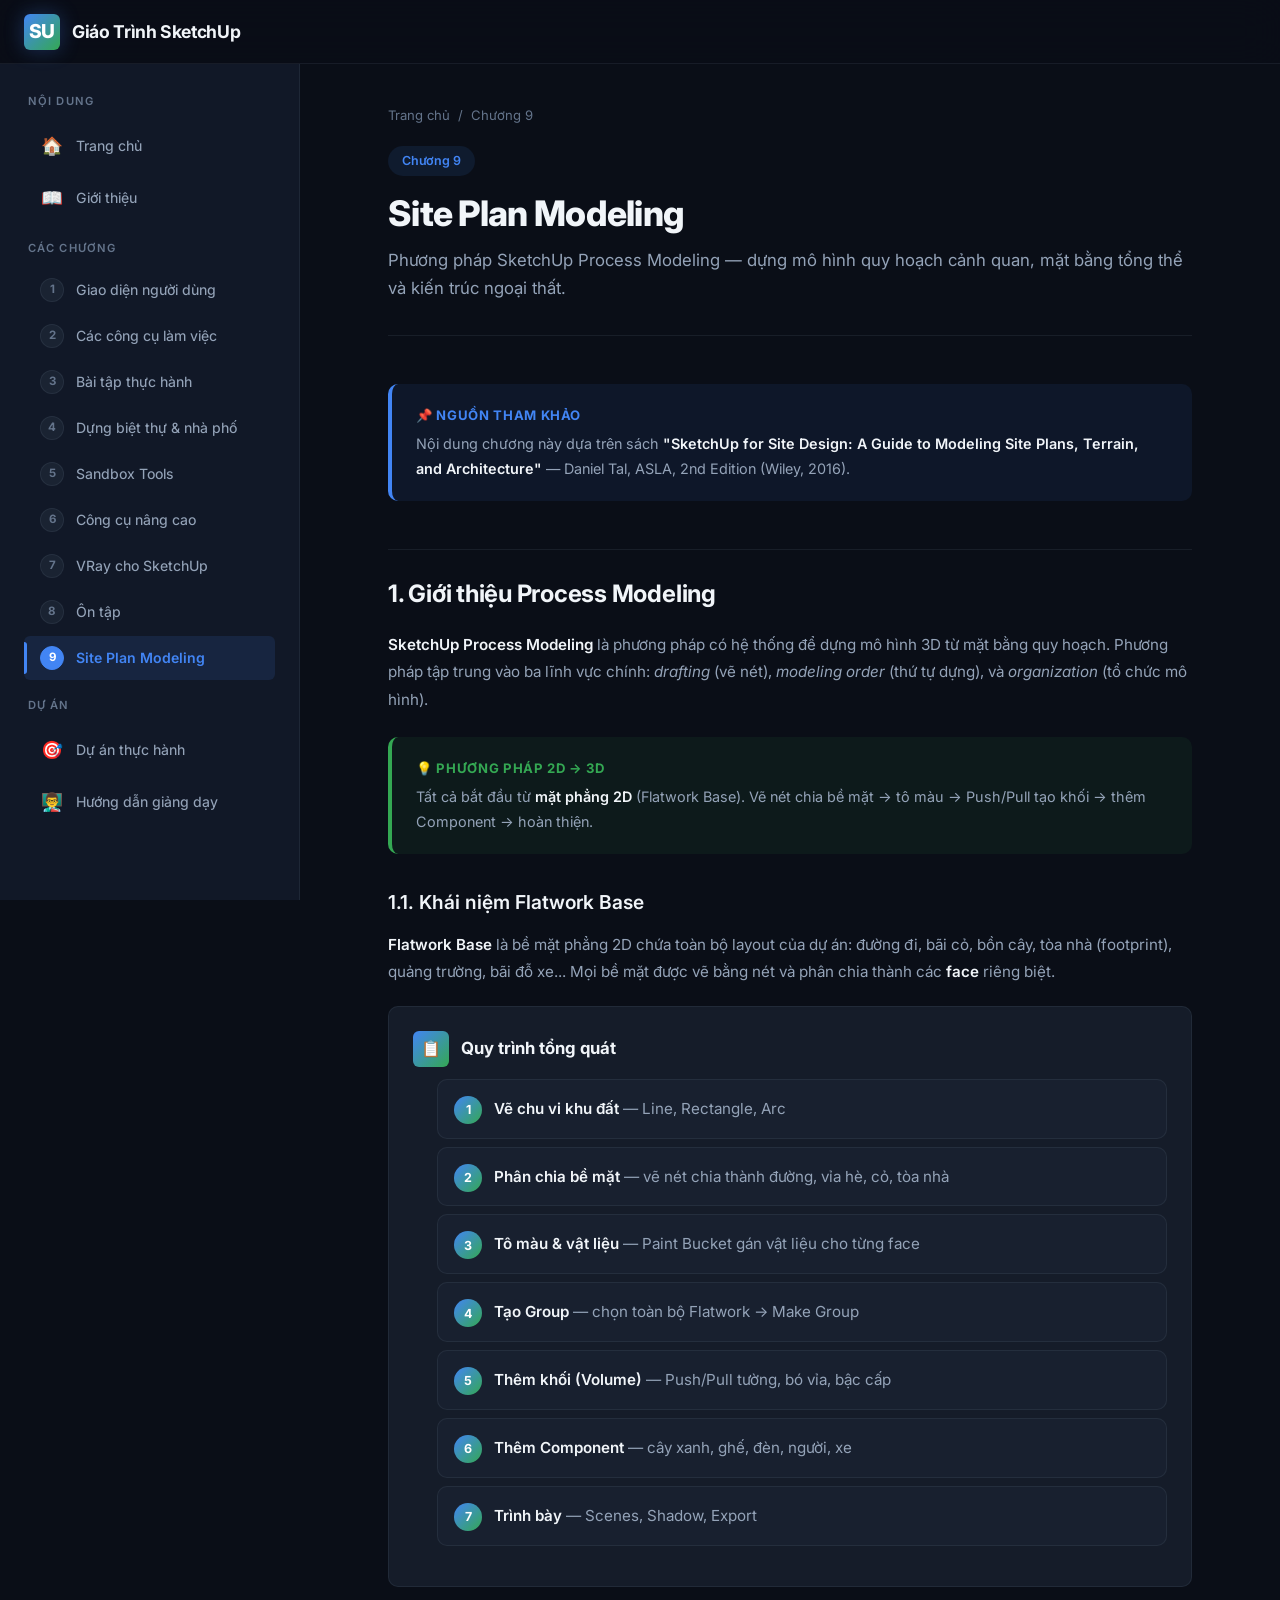
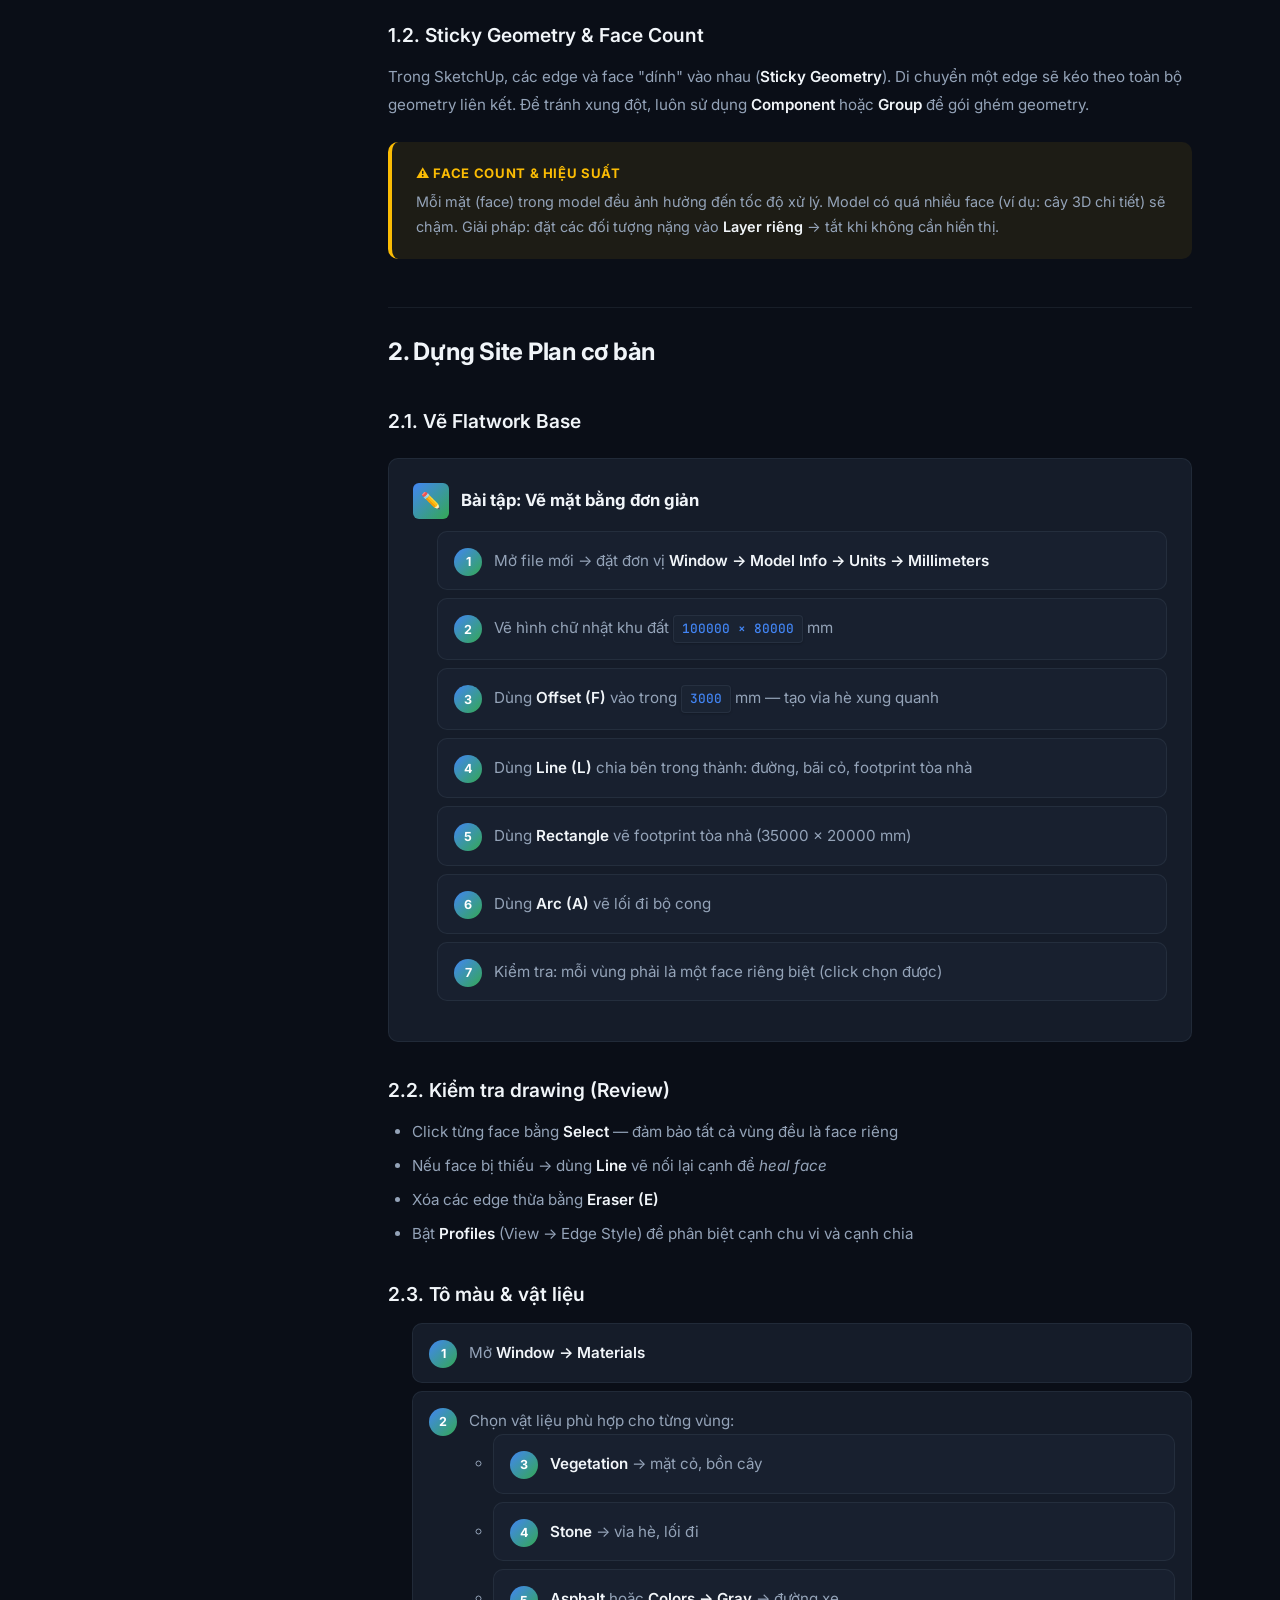
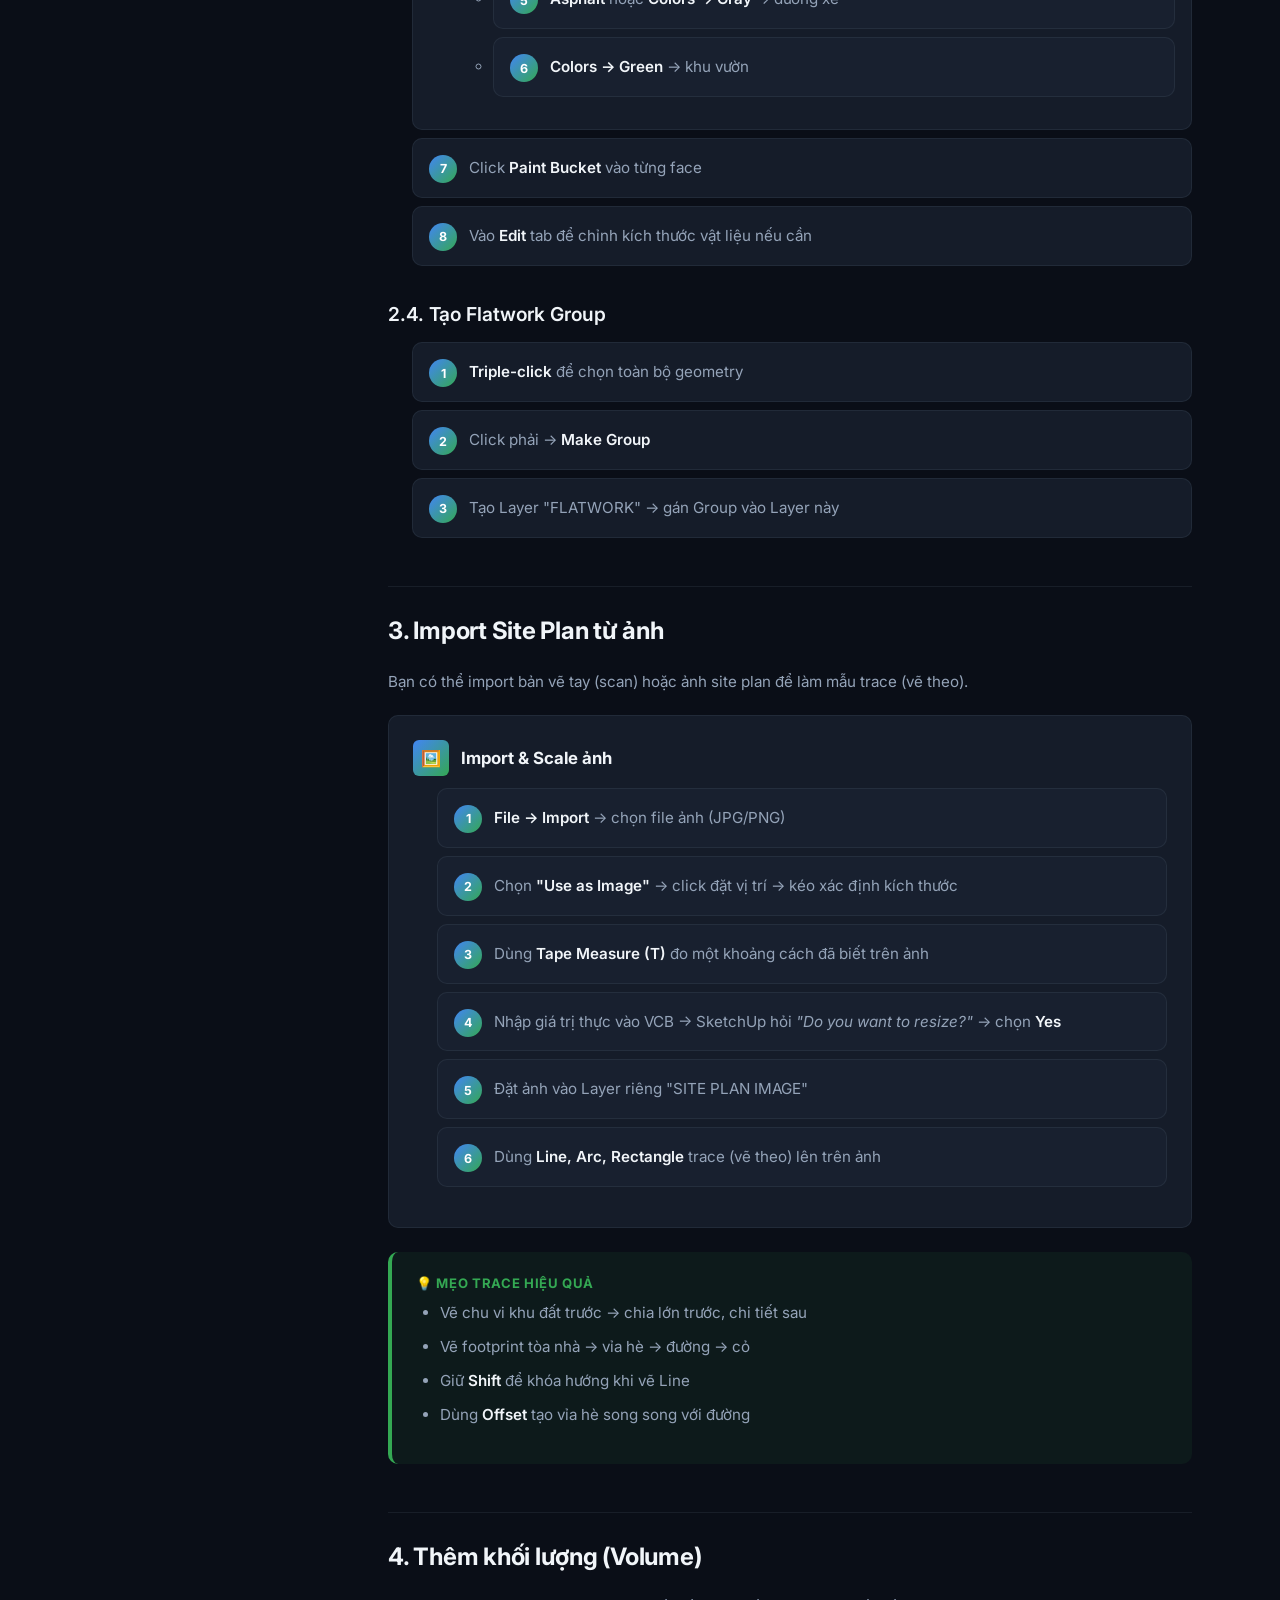
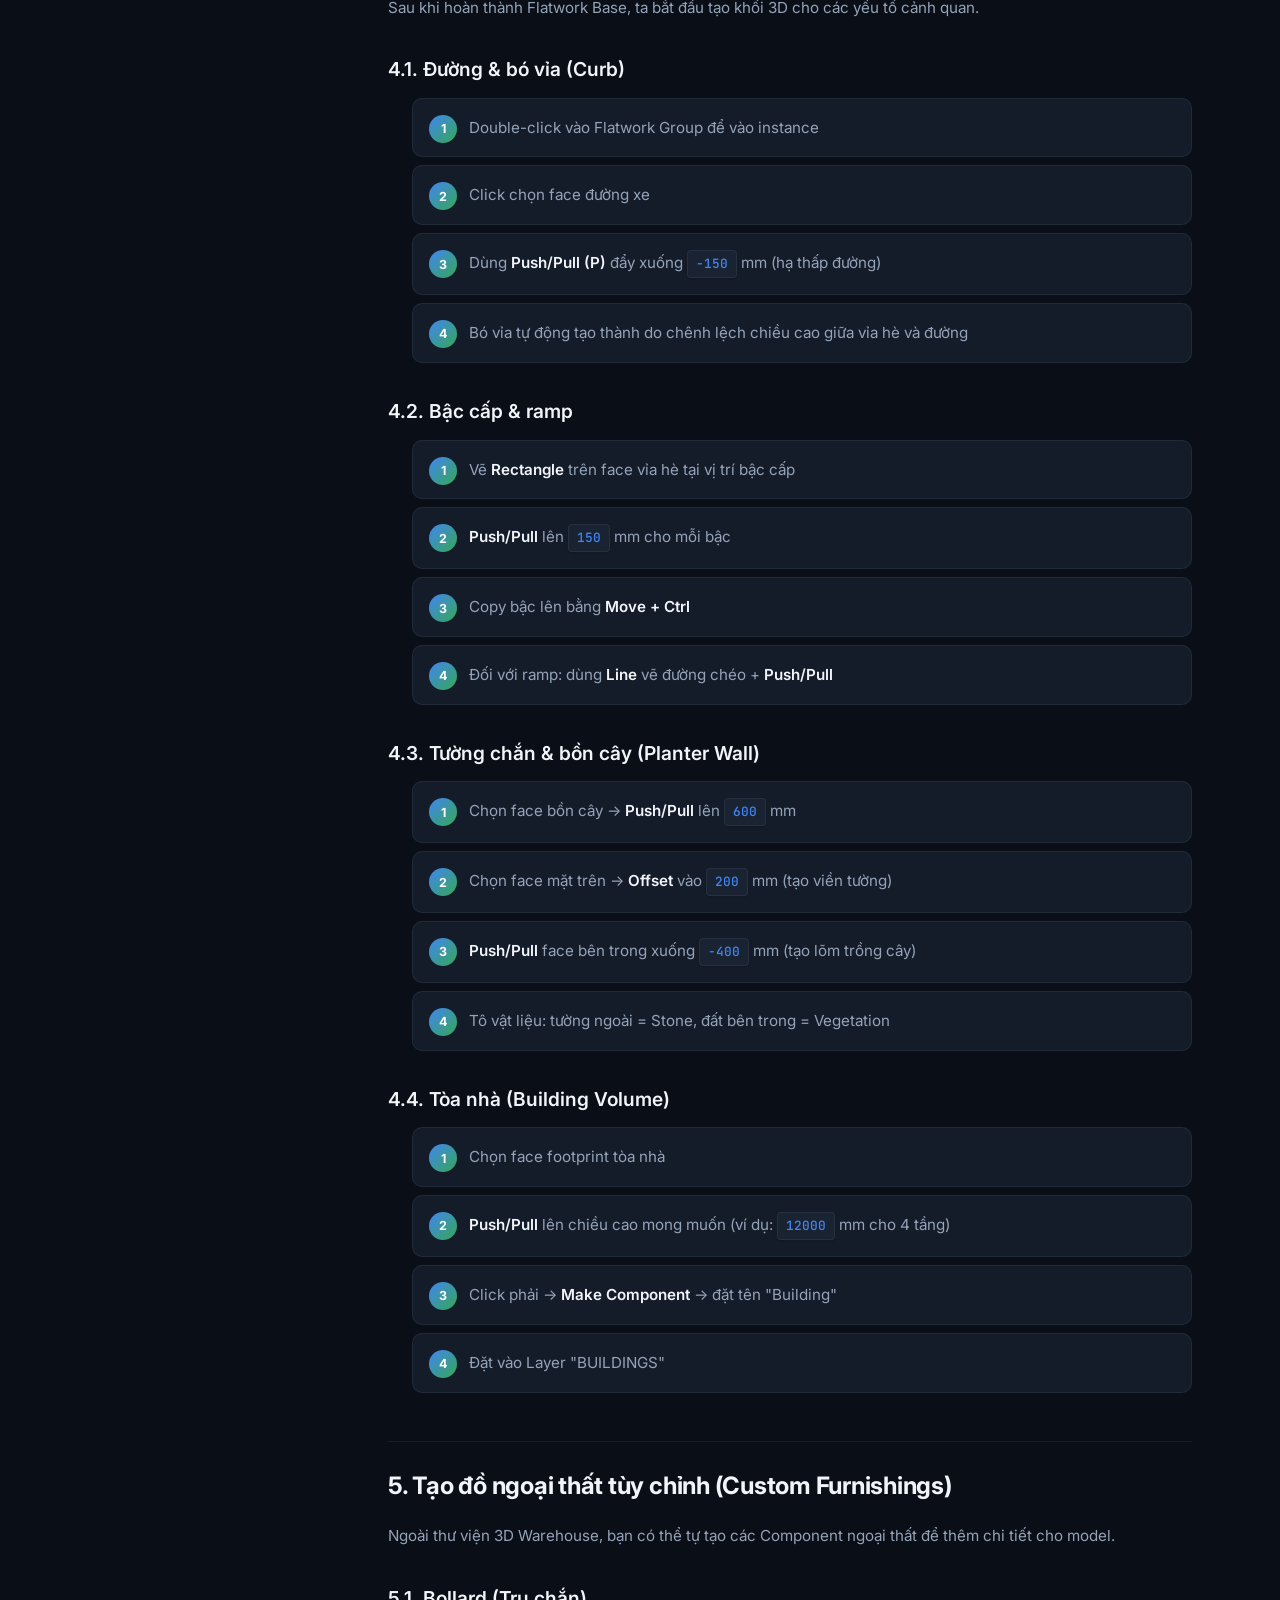
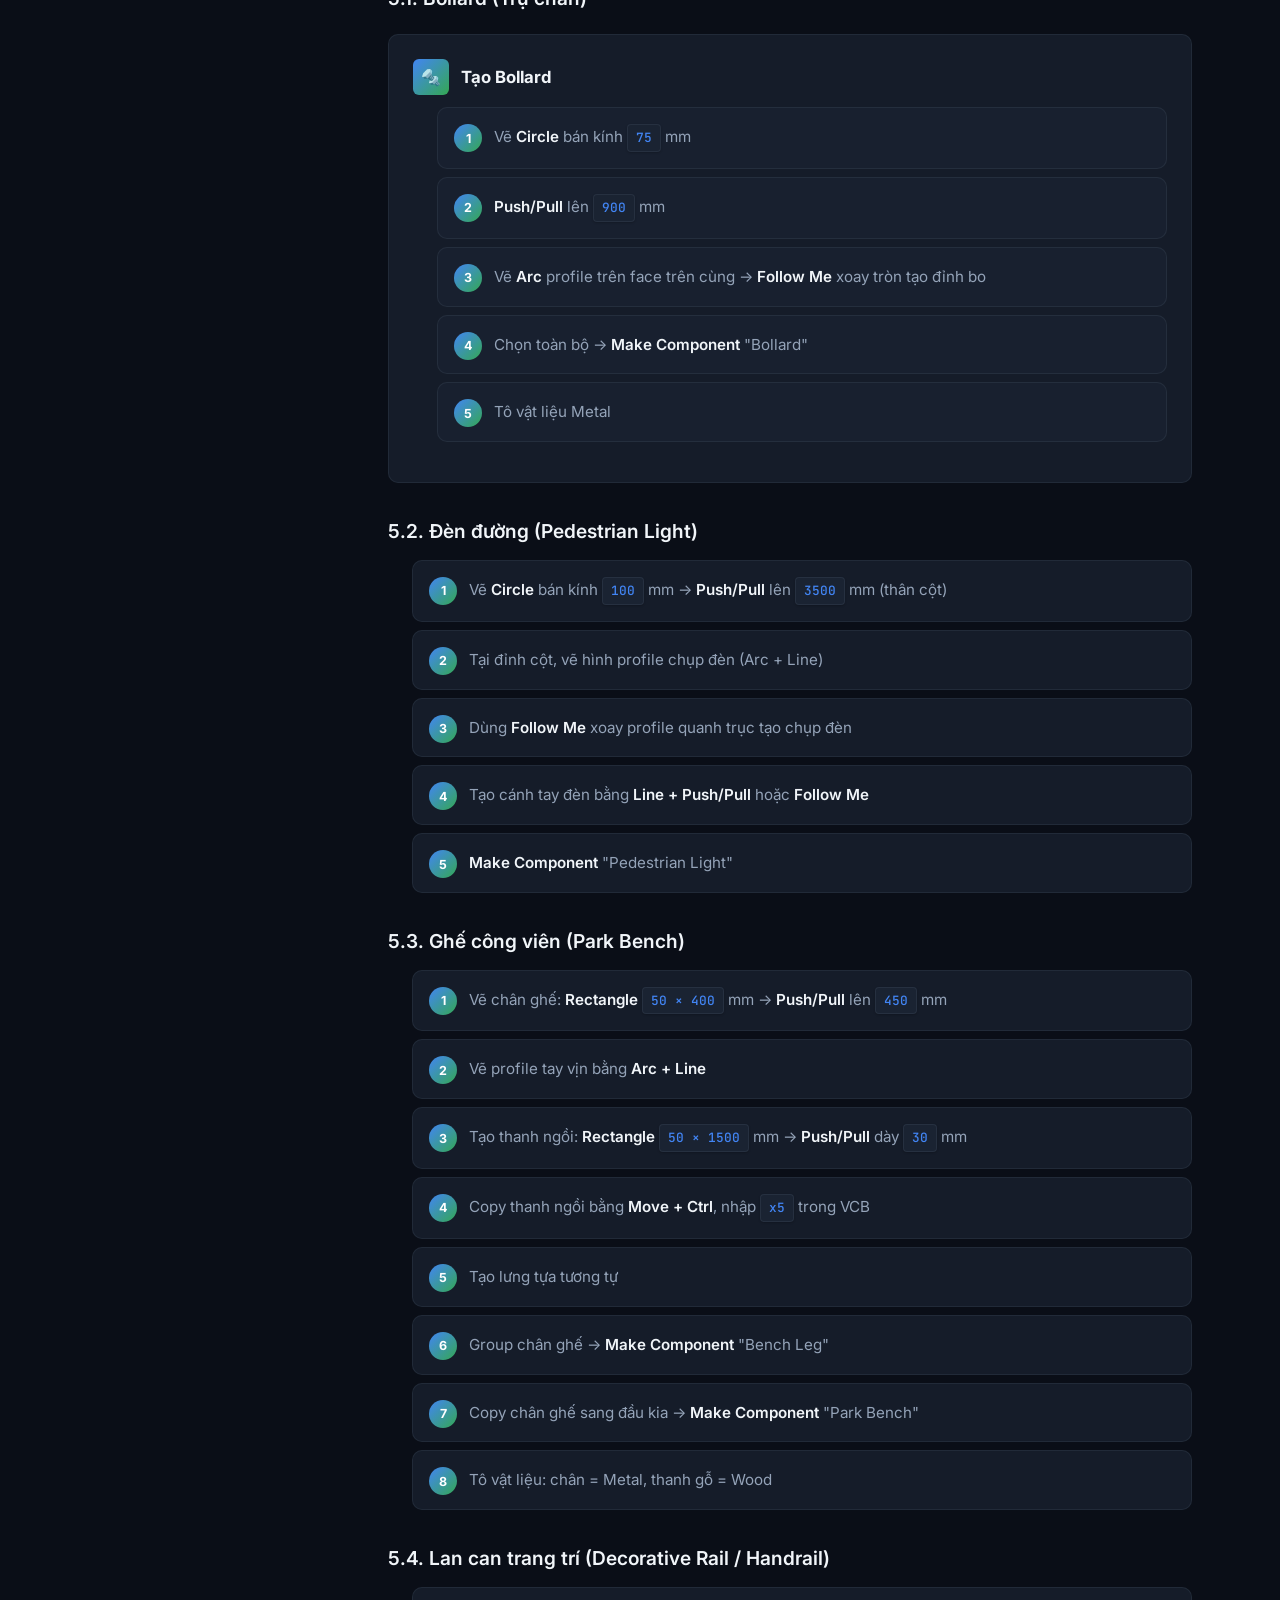
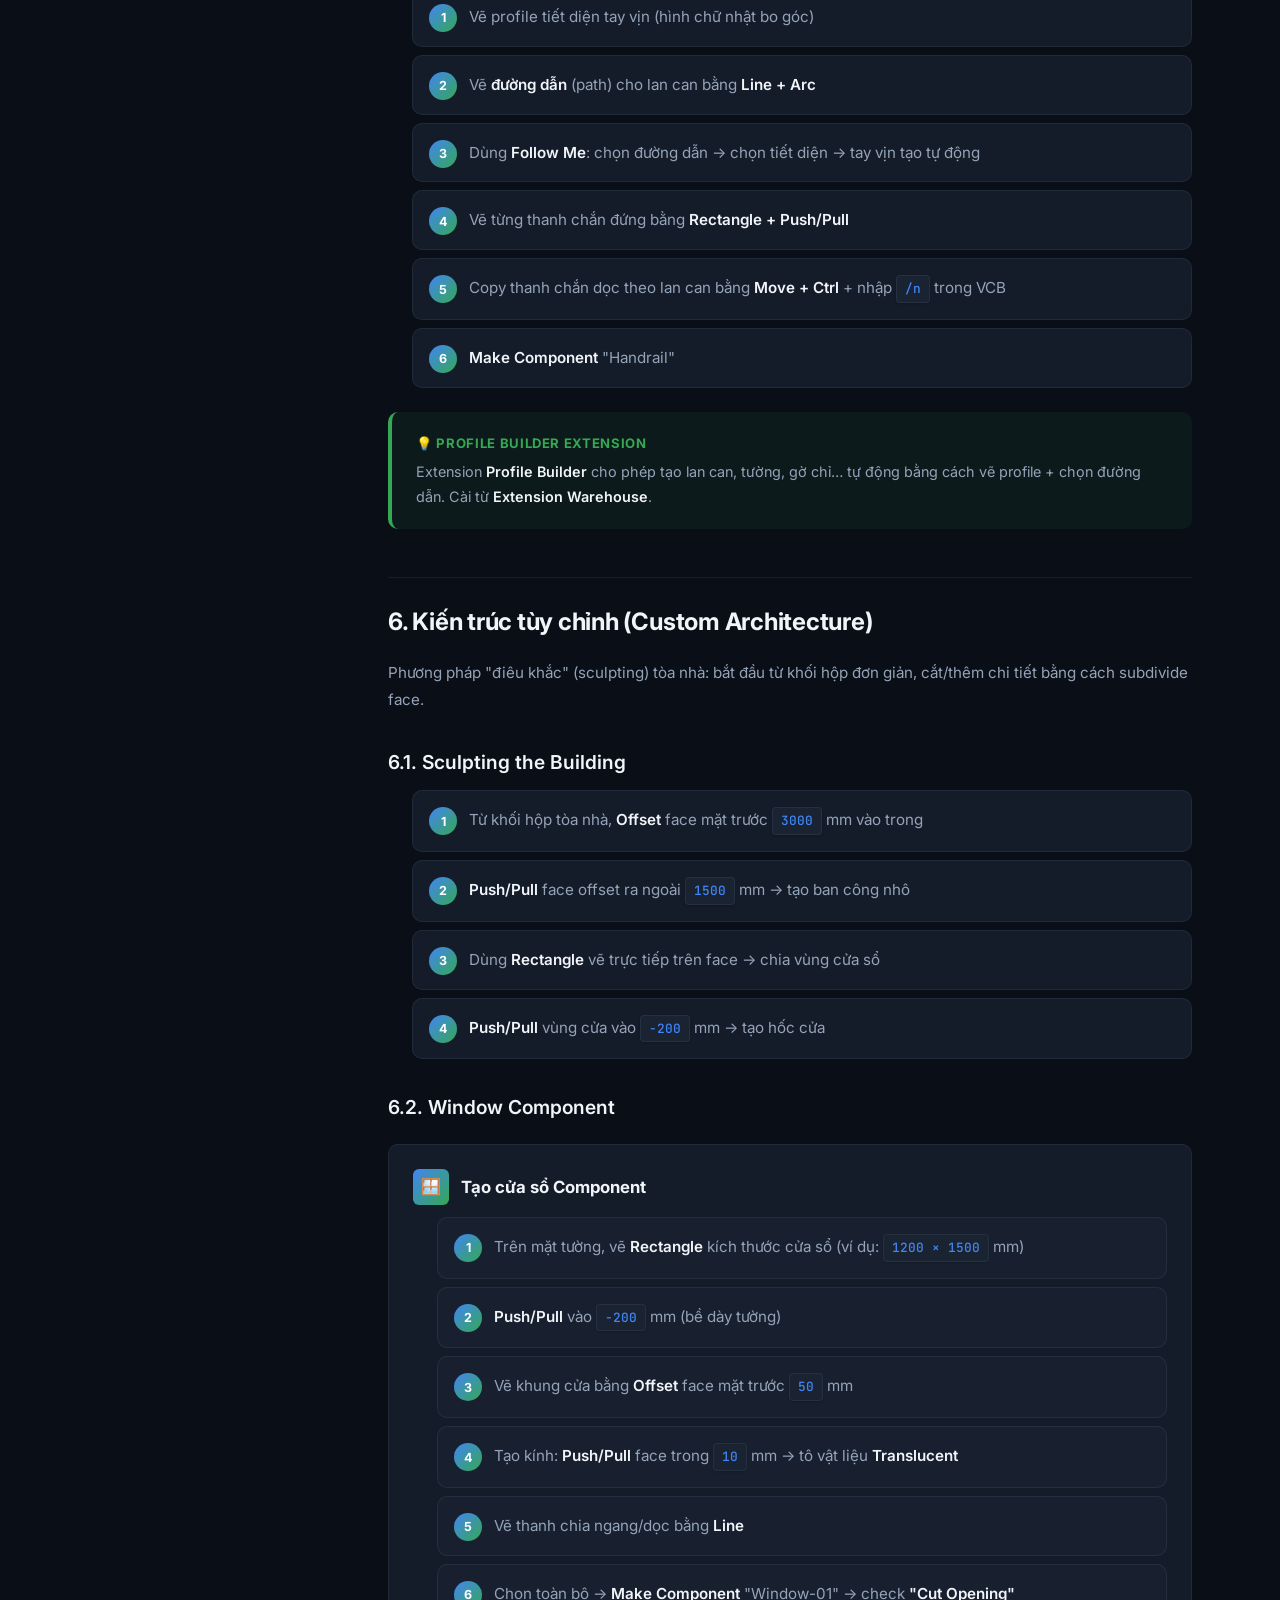
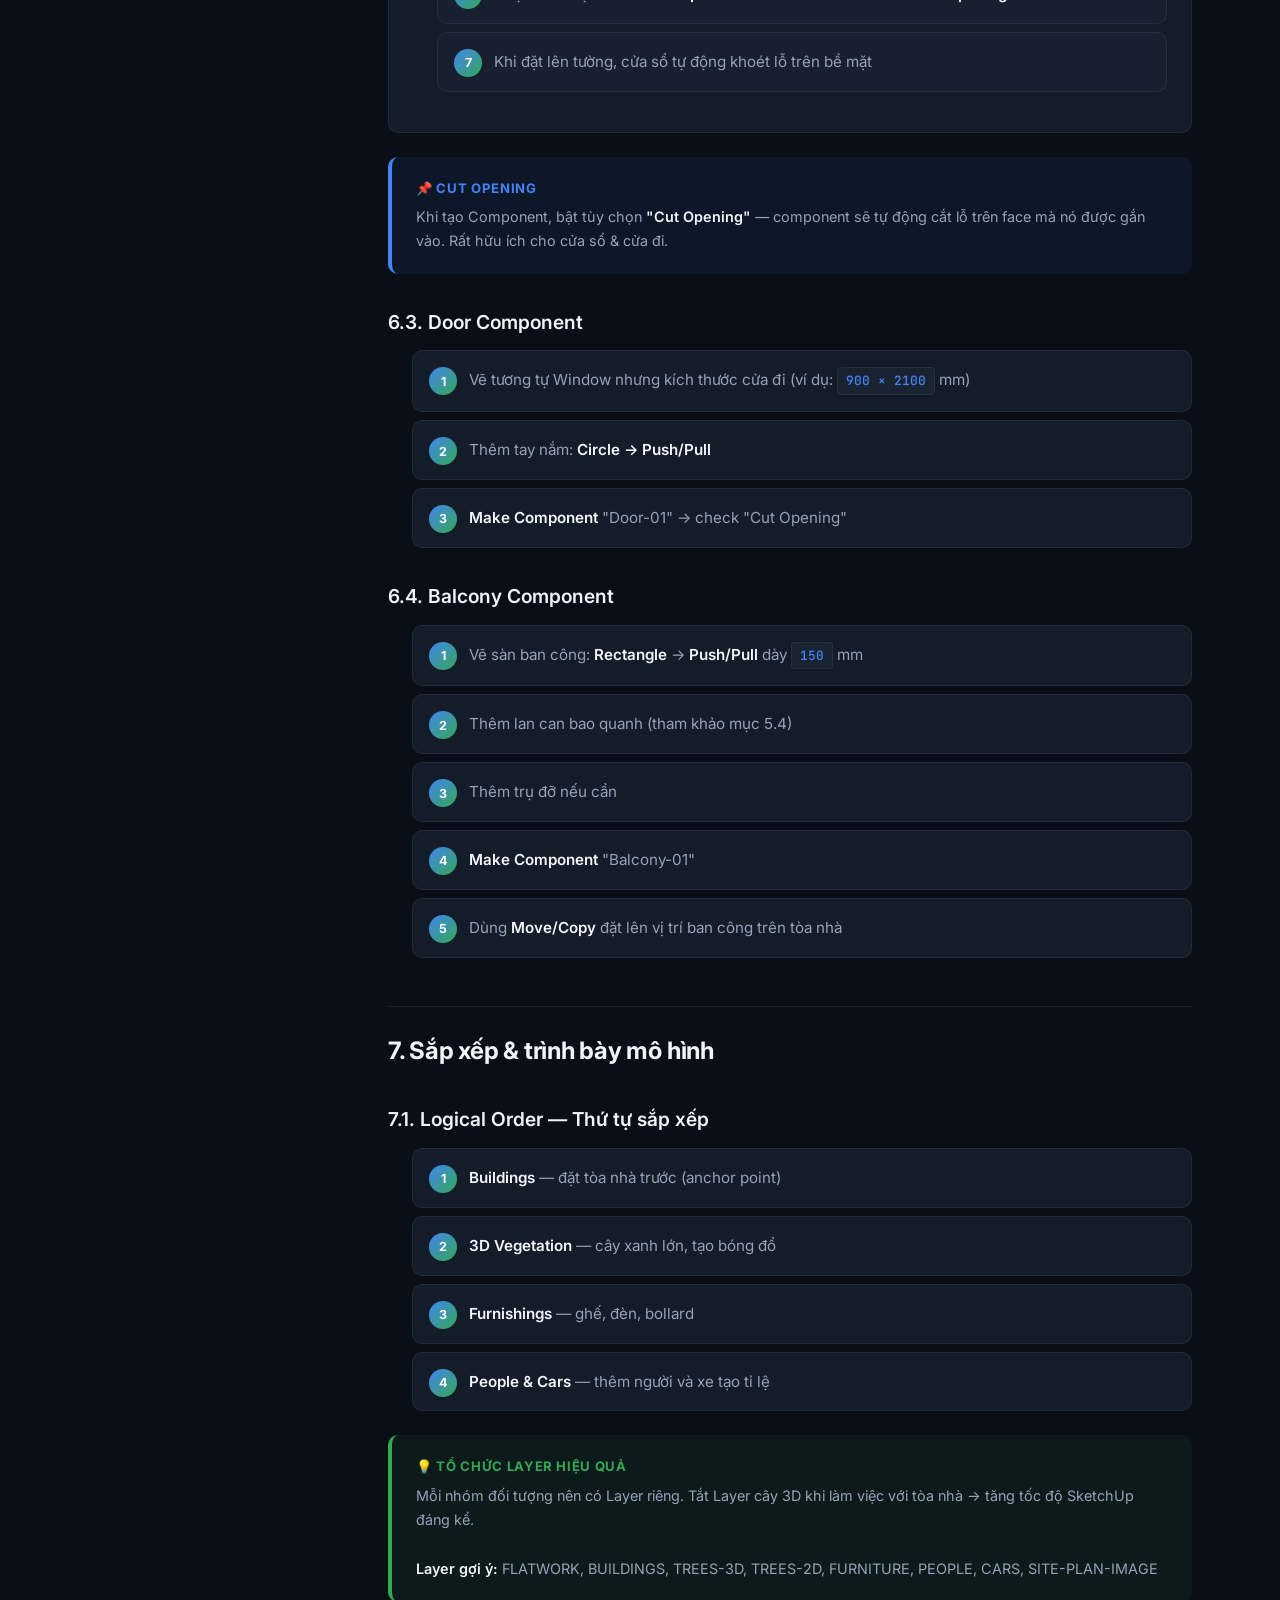
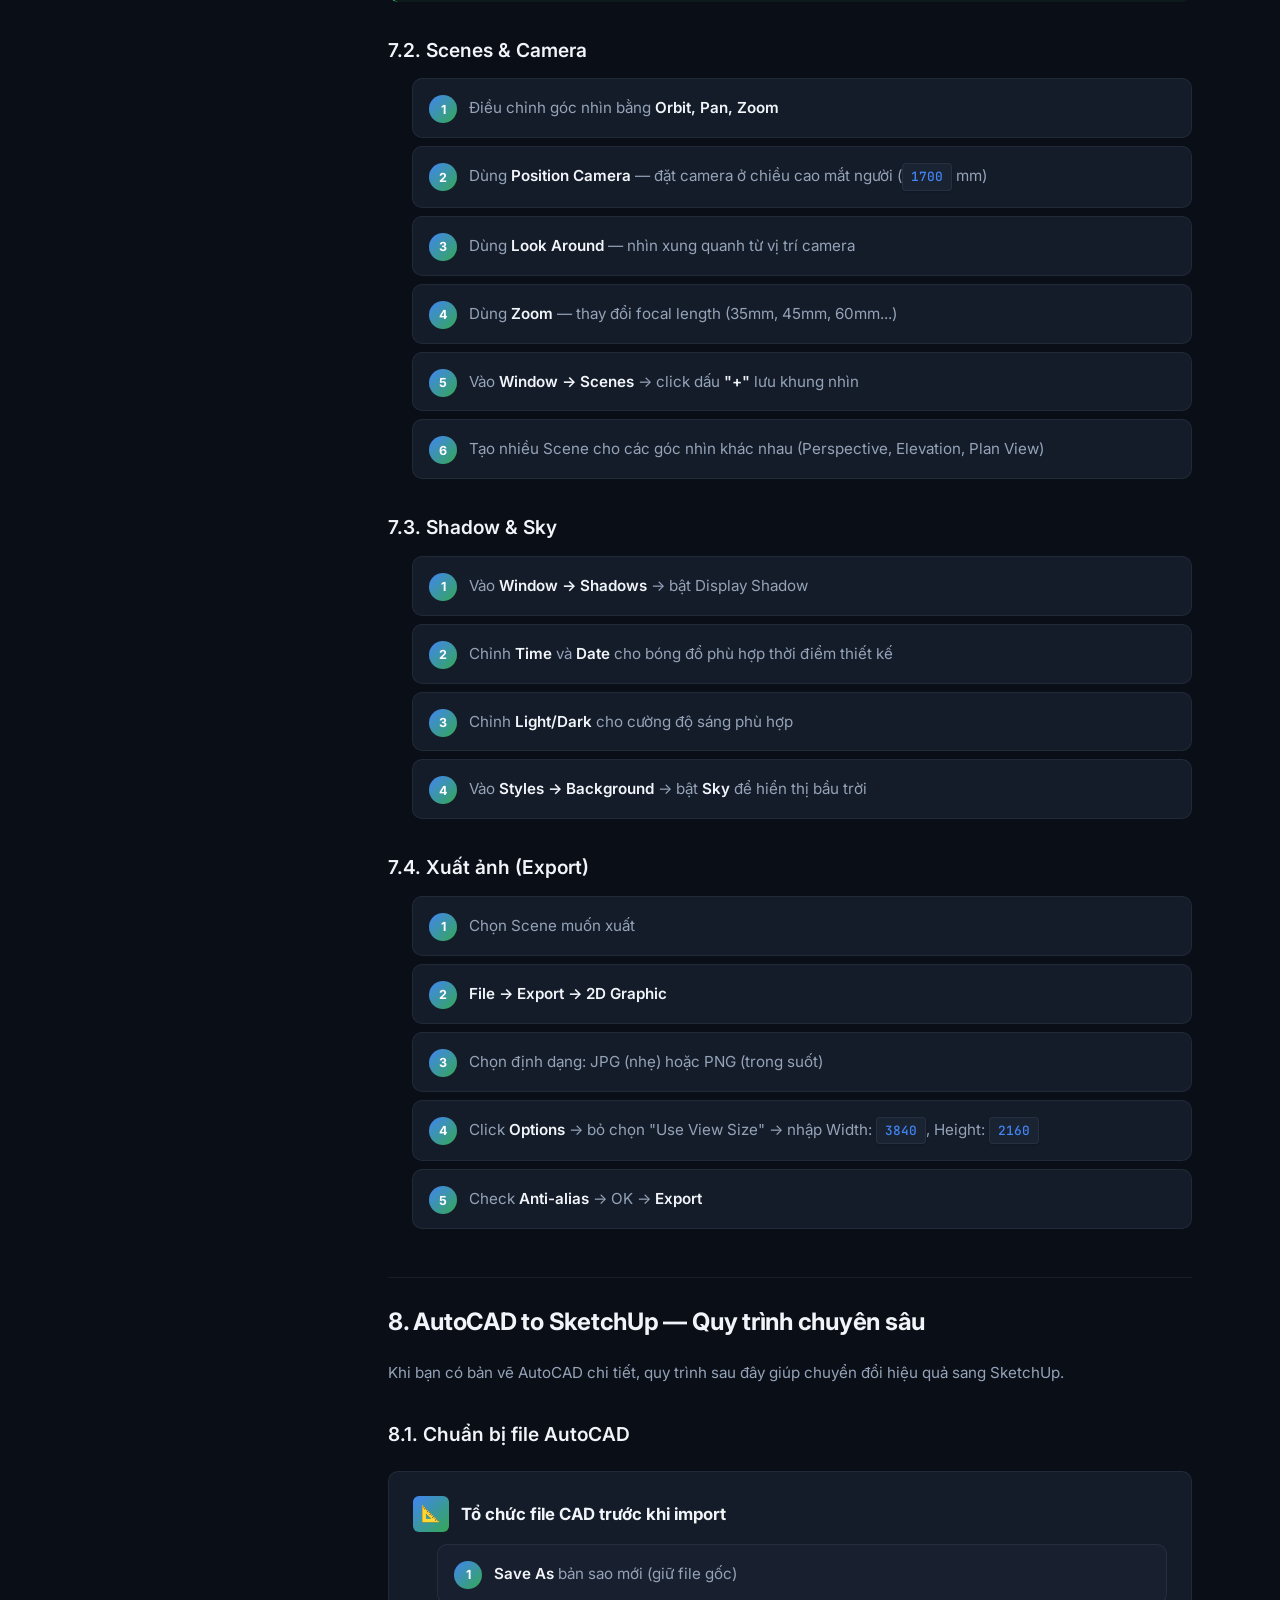
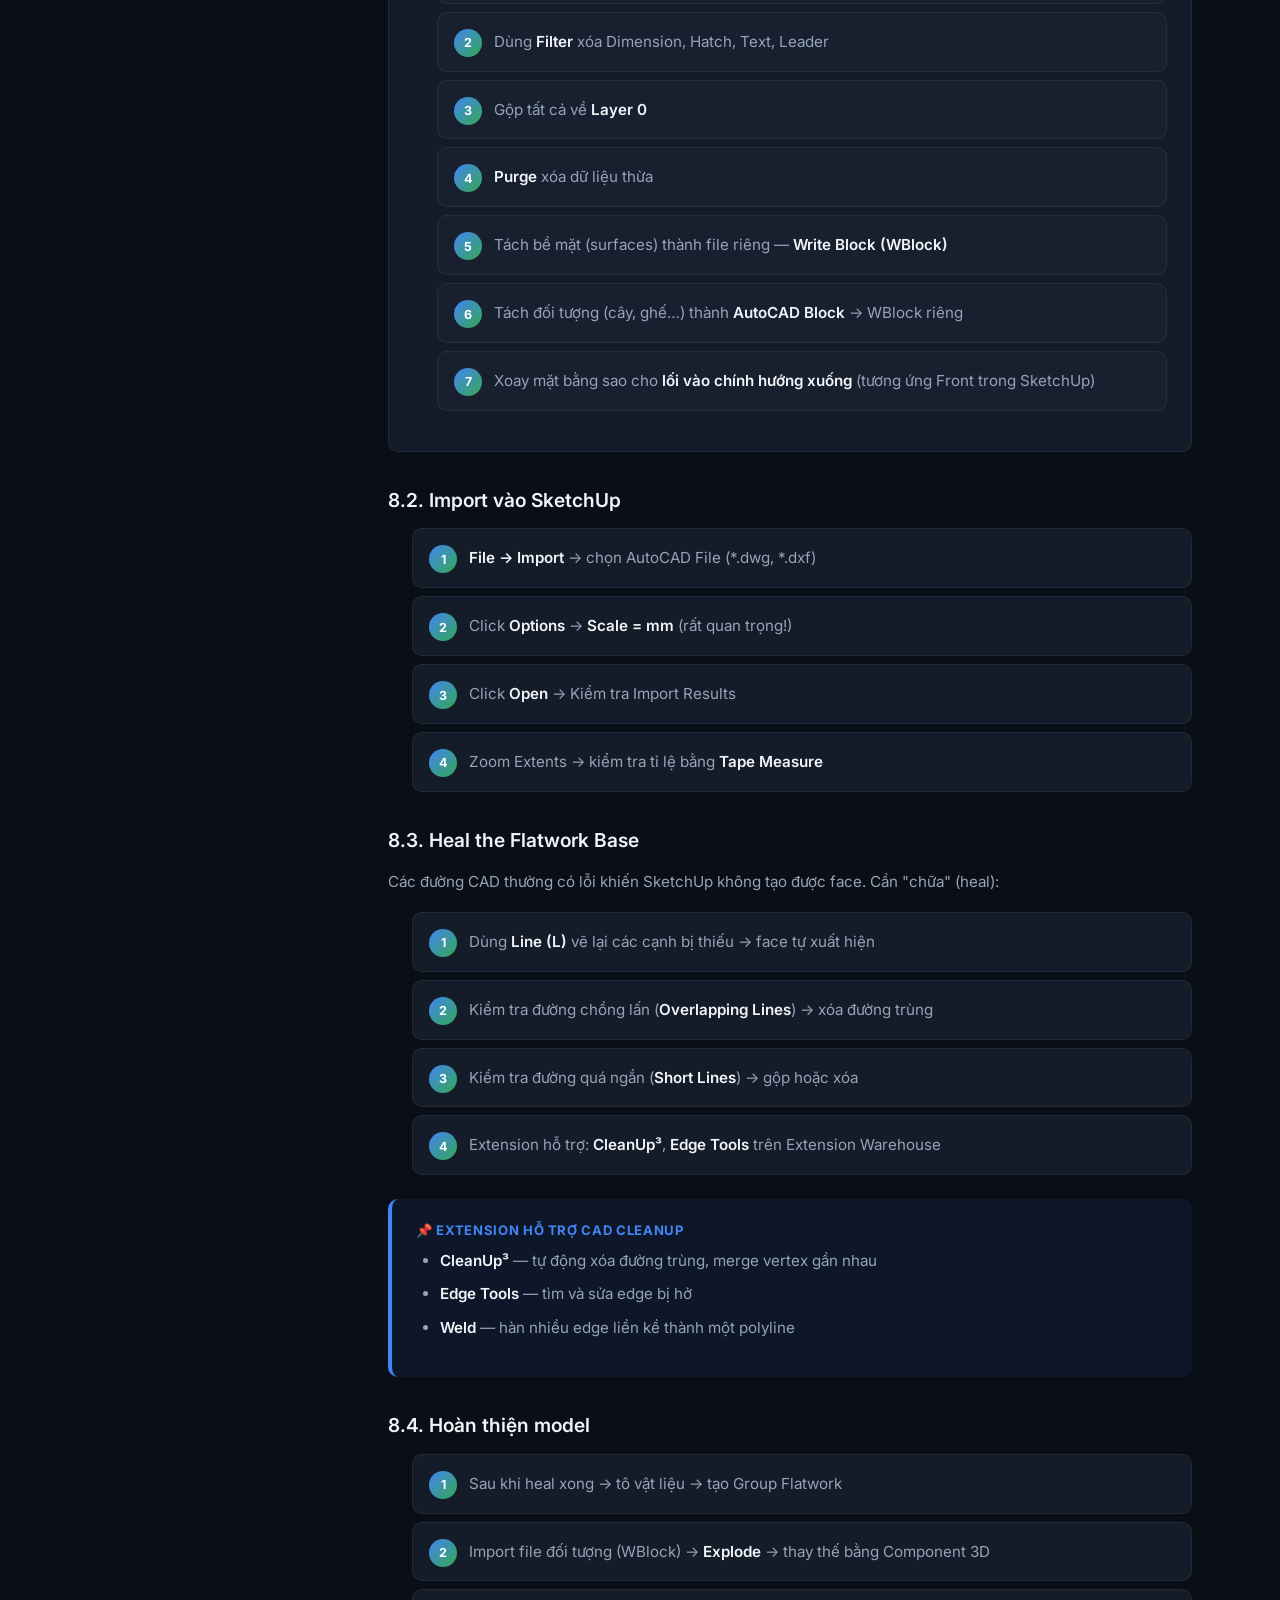
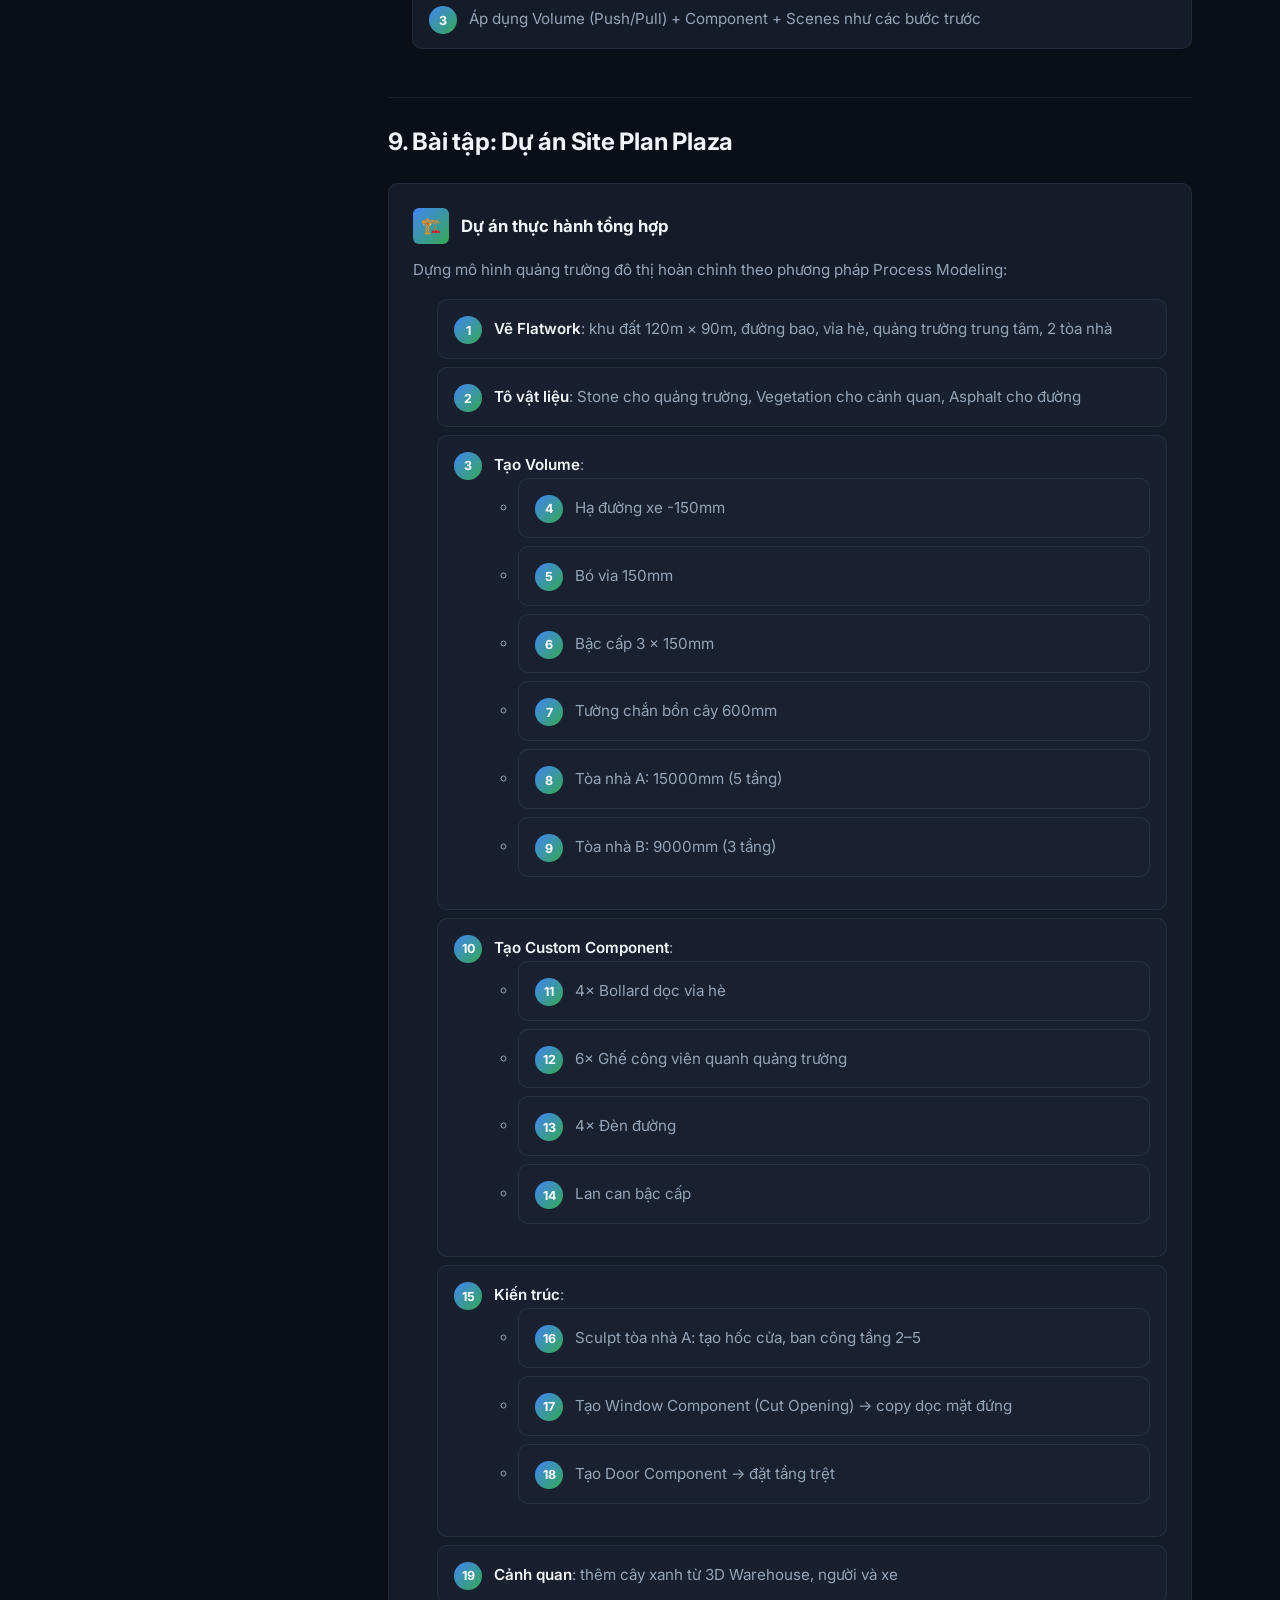
<file: chapters/chuong9.html>
<!DOCTYPE html>
<html lang="vi">
<head>
  <meta charset="UTF-8">
  <meta name="viewport" content="width=device-width, initial-scale=1.0">
  <title>Chương 9: Site Plan Modeling | Giáo Trình SketchUp</title>
  <link rel="stylesheet" href="../styles.css">
</head>
<body>
  <div class="reading-progress" id="reading-progress"></div>
  <header class="header"><a href="../index.html" class="header__brand"><div class="header__logo">SU</div>Giáo Trình SketchUp</a><button class="header__toggle" id="sidebar-toggle">☰</button></header>
  <div class="sidebar-overlay" id="sidebar-overlay"></div>
  <aside class="sidebar" id="sidebar"><div class="sidebar__section"><div class="sidebar__label">Nội dung</div><ul class="sidebar__nav"><li><a href="../index.html" class="sidebar__link"><span class="sidebar__icon">🏠</span>Trang chủ</a></li><li><a href="gioi-thieu.html" class="sidebar__link"><span class="sidebar__icon">📖</span>Giới thiệu</a></li></ul></div><div class="sidebar__section"><div class="sidebar__label">Các Chương</div><ul class="sidebar__nav"><li><a href="chuong1.html" class="sidebar__link"><span class="sidebar__chapter-num">1</span>Giao diện người dùng</a></li><li><a href="chuong2.html" class="sidebar__link"><span class="sidebar__chapter-num">2</span>Các công cụ làm việc</a></li><li><a href="chuong3.html" class="sidebar__link"><span class="sidebar__chapter-num">3</span>Bài tập thực hành</a></li><li><a href="chuong4.html" class="sidebar__link"><span class="sidebar__chapter-num">4</span>Dựng biệt thự &amp; nhà phố</a></li><li><a href="chuong5.html" class="sidebar__link"><span class="sidebar__chapter-num">5</span>Sandbox Tools</a></li><li><a href="chuong6.html" class="sidebar__link"><span class="sidebar__chapter-num">6</span>Công cụ nâng cao</a></li><li><a href="chuong7.html" class="sidebar__link"><span class="sidebar__chapter-num">7</span>VRay cho SketchUp</a></li><li><a href="chuong8.html" class="sidebar__link"><span class="sidebar__chapter-num">8</span>Ôn tập</a></li><li><a href="chuong9.html" class="sidebar__link active"><span class="sidebar__chapter-num">9</span>Site Plan Modeling</a></li></ul></div><div class="sidebar__section"><div class="sidebar__label">Dự án</div><ul class="sidebar__nav"><li><a href="du-an-thuc-hanh.html" class="sidebar__link"><span class="sidebar__icon">🎯</span>Dự án thực hành</a></li><li><a href="huong-dan-giang-day.html" class="sidebar__link"><span class="sidebar__icon">👨‍🏫</span>Hướng dẫn giảng dạy</a></li></ul></div></aside>

  <main class="main">
    <div class="content">
      <div class="chapter-header">
        <div class="chapter-header__breadcrumb"><a href="../index.html">Trang chủ</a> <span>/</span> <span>Chương 9</span></div>
        <div class="chapter-header__num">Chương 9</div>
        <h1 class="chapter-header__title">Site Plan Modeling</h1>
        <p class="chapter-header__desc">Phương pháp SketchUp Process Modeling — dựng mô hình quy hoạch cảnh quan, mặt bằng tổng thể và kiến trúc ngoại thất.</p>
      </div>

      <div class="chapter-content">
        <div class="info-box info-box--note">
          <div class="info-box__title">📌 Nguồn tham khảo</div>
          <div class="info-box__content">
            Nội dung chương này dựa trên sách <strong>"SketchUp for Site Design: A Guide to Modeling Site Plans, Terrain, and Architecture"</strong> — Daniel Tal, ASLA, 2nd Edition (Wiley, 2016).
          </div>
        </div>

        <!-- ==== SECTION 1: PROCESS MODELING ==== -->
        <h2>1. Giới thiệu Process Modeling</h2>
        <p>
          <strong>SketchUp Process Modeling</strong> là phương pháp có hệ thống để dựng mô hình 3D từ mặt bằng quy hoạch.
          Phương pháp tập trung vào ba lĩnh vực chính: <em>drafting</em> (vẽ nét), <em>modeling order</em> (thứ tự dựng), và <em>organization</em> (tổ chức mô hình).
        </p>

        <div class="info-box info-box--tip">
          <div class="info-box__title">💡 Phương pháp 2D → 3D</div>
          <div class="info-box__content">
            Tất cả bắt đầu từ <strong>mặt phẳng 2D</strong> (Flatwork Base). Vẽ nét chia bề mặt → tô màu → Push/Pull tạo khối → thêm Component → hoàn thiện.
          </div>
        </div>

        <h3>1.1. Khái niệm Flatwork Base</h3>
        <p>
          <strong>Flatwork Base</strong> là bề mặt phẳng 2D chứa toàn bộ layout của dự án: đường đi, bãi cỏ, bồn cây, 
          tòa nhà (footprint), quảng trường, bãi đỗ xe... Mọi bề mặt được vẽ bằng nét và phân chia thành các <strong>face</strong> riêng biệt.
        </p>
        <div class="tool-card">
          <div class="tool-card__header">
            <div class="tool-card__icon">📋</div>
            <div class="tool-card__name">Quy trình tổng quát</div>
          </div>
          <div class="tool-card__body">
            <ol class="steps">
              <li><strong>Vẽ chu vi khu đất</strong> — Line, Rectangle, Arc</li>
              <li><strong>Phân chia bề mặt</strong> — vẽ nét chia thành đường, vỉa hè, cỏ, tòa nhà</li>
              <li><strong>Tô màu & vật liệu</strong> — Paint Bucket gán vật liệu cho từng face</li>
              <li><strong>Tạo Group</strong> — chọn toàn bộ Flatwork → Make Group</li>
              <li><strong>Thêm khối (Volume)</strong> — Push/Pull tường, bó vỉa, bậc cấp</li>
              <li><strong>Thêm Component</strong> — cây xanh, ghế, đèn, người, xe</li>
              <li><strong>Trình bày</strong> — Scenes, Shadow, Export</li>
            </ol>
          </div>
        </div>

        <h3>1.2. Sticky Geometry & Face Count</h3>
        <p>
          Trong SketchUp, các edge và face "dính" vào nhau (<strong>Sticky Geometry</strong>). Di chuyển một edge sẽ kéo theo toàn bộ geometry liên kết.
          Để tránh xung đột, luôn sử dụng <strong>Component</strong> hoặc <strong>Group</strong> để gói ghém geometry.
        </p>
        <div class="info-box info-box--warning">
          <div class="info-box__title">⚠️ Face Count & hiệu suất</div>
          <div class="info-box__content">
            Mỗi mặt (face) trong model đều ảnh hưởng đến tốc độ xử lý. Model có quá nhiều face (ví dụ: cây 3D chi tiết) sẽ chậm.
            Giải pháp: đặt các đối tượng nặng vào <strong>Layer riêng</strong> → tắt khi không cần hiển thị.
          </div>
        </div>

        <!-- ==== SECTION 2: DRAFTING THE SITE PLAN ==== -->
        <h2>2. Dựng Site Plan cơ bản</h2>

        <h3>2.1. Vẽ Flatwork Base</h3>
        <div class="tool-card">
          <div class="tool-card__header">
            <div class="tool-card__icon">✏️</div>
            <div class="tool-card__name">Bài tập: Vẽ mặt bằng đơn giản</div>
          </div>
          <div class="tool-card__body">
            <ol class="steps">
              <li>Mở file mới → đặt đơn vị <strong>Window → Model Info → Units → Millimeters</strong></li>
              <li>Vẽ hình chữ nhật khu đất <span class="key">100000 × 80000</span> mm</li>
              <li>Dùng <strong>Offset (F)</strong> vào trong <span class="key">3000</span> mm — tạo vỉa hè xung quanh</li>
              <li>Dùng <strong>Line (L)</strong> chia bên trong thành: đường, bãi cỏ, footprint tòa nhà</li>
              <li>Dùng <strong>Rectangle</strong> vẽ footprint tòa nhà (35000 × 20000 mm)</li>
              <li>Dùng <strong>Arc (A)</strong> vẽ lối đi bộ cong</li>
              <li>Kiểm tra: mỗi vùng phải là một face riêng biệt (click chọn được)</li>
            </ol>
          </div>
        </div>

        <h3>2.2. Kiểm tra drawing (Review)</h3>
        <ul>
          <li>Click từng face bằng <strong>Select</strong> — đảm bảo tất cả vùng đều là face riêng</li>
          <li>Nếu face bị thiếu → dùng <strong>Line</strong> vẽ nối lại cạnh để <em>heal face</em></li>
          <li>Xóa các edge thừa bằng <strong>Eraser (E)</strong></li>
          <li>Bật <strong>Profiles</strong> (View → Edge Style) để phân biệt cạnh chu vi và cạnh chia</li>
        </ul>

        <h3>2.3. Tô màu & vật liệu</h3>
        <ol class="steps">
          <li>Mở <strong>Window → Materials</strong></li>
          <li>Chọn vật liệu phù hợp cho từng vùng:
            <ul>
              <li><strong>Vegetation</strong> → mặt cỏ, bồn cây</li>
              <li><strong>Stone</strong> → vỉa hè, lối đi</li>
              <li><strong>Asphalt</strong> hoặc <strong>Colors → Gray</strong> → đường xe</li>
              <li><strong>Colors → Green</strong> → khu vườn</li>
            </ul>
          </li>
          <li>Click <strong>Paint Bucket</strong> vào từng face</li>
          <li>Vào <strong>Edit</strong> tab để chỉnh kích thước vật liệu nếu cần</li>
        </ol>

        <h3>2.4. Tạo Flatwork Group</h3>
        <ol class="steps">
          <li><strong>Triple-click</strong> để chọn toàn bộ geometry</li>
          <li>Click phải → <strong>Make Group</strong></li>
          <li>Tạo Layer "FLATWORK" → gán Group vào Layer này</li>
        </ol>

        <!-- ==== SECTION 3: IMPORT SITE PLAN ==== -->
        <h2>3. Import Site Plan từ ảnh</h2>
        <p>
          Bạn có thể import bản vẽ tay (scan) hoặc ảnh site plan để làm mẫu trace (vẽ theo).
        </p>
        <div class="tool-card">
          <div class="tool-card__header">
            <div class="tool-card__icon">🖼️</div>
            <div class="tool-card__name">Import & Scale ảnh</div>
          </div>
          <div class="tool-card__body">
            <ol class="steps">
              <li><strong>File → Import</strong> → chọn file ảnh (JPG/PNG)</li>
              <li>Chọn <strong>"Use as Image"</strong> → click đặt vị trí → kéo xác định kích thước</li>
              <li>Dùng <strong>Tape Measure (T)</strong> đo một khoảng cách đã biết trên ảnh</li>
              <li>Nhập giá trị thực vào VCB → SketchUp hỏi <em>"Do you want to resize?"</em> → chọn <strong>Yes</strong></li>
              <li>Đặt ảnh vào Layer riêng "SITE PLAN IMAGE"</li>
              <li>Dùng <strong>Line, Arc, Rectangle</strong> trace (vẽ theo) lên trên ảnh</li>
            </ol>
          </div>
        </div>

        <div class="info-box info-box--tip">
          <div class="info-box__title">💡 Mẹo trace hiệu quả</div>
          <div class="info-box__content">
            <ul>
              <li>Vẽ chu vi khu đất trước → chia lớn trước, chi tiết sau</li>
              <li>Vẽ footprint tòa nhà → vỉa hè → đường → cỏ</li>
              <li>Giữ <strong>Shift</strong> để khóa hướng khi vẽ Line</li>
              <li>Dùng <strong>Offset</strong> tạo vỉa hè song song với đường</li>
            </ul>
          </div>
        </div>

        <!-- ==== SECTION 4: ADDING VOLUMES ==== -->
        <h2>4. Thêm khối lượng (Volume)</h2>
        <p>
          Sau khi hoàn thành Flatwork Base, ta bắt đầu tạo khối 3D cho các yếu tố cảnh quan.
        </p>

        <h3>4.1. Đường & bó vỉa (Curb)</h3>
        <ol class="steps">
          <li>Double-click vào Flatwork Group để vào instance</li>
          <li>Click chọn face đường xe</li>
          <li>Dùng <strong>Push/Pull (P)</strong> đẩy xuống <span class="key">-150</span> mm (hạ thấp đường)</li>
          <li>Bó vỉa tự động tạo thành do chênh lệch chiều cao giữa vỉa hè và đường</li>
        </ol>

        <h3>4.2. Bậc cấp & ramp</h3>
        <ol class="steps">
          <li>Vẽ <strong>Rectangle</strong> trên face vỉa hè tại vị trí bậc cấp</li>
          <li><strong>Push/Pull</strong> lên <span class="key">150</span> mm cho mỗi bậc</li>
          <li>Copy bậc lên bằng <strong>Move + Ctrl</strong></li>
          <li>Đối với ramp: dùng <strong>Line</strong> vẽ đường chéo + <strong>Push/Pull</strong></li>
        </ol>

        <h3>4.3. Tường chắn & bồn cây (Planter Wall)</h3>
        <ol class="steps">
          <li>Chọn face bồn cây → <strong>Push/Pull</strong> lên <span class="key">600</span> mm</li>
          <li>Chọn face mặt trên → <strong>Offset</strong> vào <span class="key">200</span> mm (tạo viền tường)</li>
          <li><strong>Push/Pull</strong> face bên trong xuống <span class="key">-400</span> mm (tạo lõm trồng cây)</li>
          <li>Tô vật liệu: tường ngoài = Stone, đất bên trong = Vegetation</li>
        </ol>

        <h3>4.4. Tòa nhà (Building Volume)</h3>
        <ol class="steps">
          <li>Chọn face footprint tòa nhà</li>
          <li><strong>Push/Pull</strong> lên chiều cao mong muốn (ví dụ: <span class="key">12000</span> mm cho 4 tầng)</li>
          <li>Click phải → <strong>Make Component</strong> → đặt tên "Building"</li>
          <li>Đặt vào Layer "BUILDINGS"</li>
        </ol>

        <!-- ==== SECTION 5: CUSTOM FURNISHINGS ==== -->
        <h2>5. Tạo đồ ngoại thất tùy chỉnh (Custom Furnishings)</h2>
        <p>
          Ngoài thư viện 3D Warehouse, bạn có thể tự tạo các Component ngoại thất để thêm chi tiết cho model.
        </p>

        <h3>5.1. Bollard (Trụ chắn)</h3>
        <div class="tool-card">
          <div class="tool-card__header">
            <div class="tool-card__icon">🔩</div>
            <div class="tool-card__name">Tạo Bollard</div>
          </div>
          <div class="tool-card__body">
            <ol class="steps">
              <li>Vẽ <strong>Circle</strong> bán kính <span class="key">75</span> mm</li>
              <li><strong>Push/Pull</strong> lên <span class="key">900</span> mm</li>
              <li>Vẽ <strong>Arc</strong> profile trên face trên cùng → <strong>Follow Me</strong> xoay tròn tạo đỉnh bo</li>
              <li>Chọn toàn bộ → <strong>Make Component</strong> "Bollard"</li>
              <li>Tô vật liệu Metal</li>
            </ol>
          </div>
        </div>

        <h3>5.2. Đèn đường (Pedestrian Light)</h3>
        <ol class="steps">
          <li>Vẽ <strong>Circle</strong> bán kính <span class="key">100</span> mm → <strong>Push/Pull</strong> lên <span class="key">3500</span> mm (thân cột)</li>
          <li>Tại đỉnh cột, vẽ hình profile chụp đèn (Arc + Line)</li>
          <li>Dùng <strong>Follow Me</strong> xoay profile quanh trục tạo chụp đèn</li>
          <li>Tạo cánh tay đèn bằng <strong>Line + Push/Pull</strong> hoặc <strong>Follow Me</strong></li>
          <li><strong>Make Component</strong> "Pedestrian Light"</li>
        </ol>

        <h3>5.3. Ghế công viên (Park Bench)</h3>
        <ol class="steps">
          <li>Vẽ chân ghế: <strong>Rectangle</strong> <span class="key">50 × 400</span> mm → <strong>Push/Pull</strong> lên <span class="key">450</span> mm</li>
          <li>Vẽ profile tay vịn bằng <strong>Arc + Line</strong></li>
          <li>Tạo thanh ngồi: <strong>Rectangle</strong> <span class="key">50 × 1500</span> mm → <strong>Push/Pull</strong> dày <span class="key">30</span> mm</li>
          <li>Copy thanh ngồi bằng <strong>Move + Ctrl</strong>, nhập <span class="key">x5</span> trong VCB</li>
          <li>Tạo lưng tựa tương tự</li>
          <li>Group chân ghế → <strong>Make Component</strong> "Bench Leg"</li>
          <li>Copy chân ghế sang đầu kia → <strong>Make Component</strong> "Park Bench"</li>
          <li>Tô vật liệu: chân = Metal, thanh gỗ = Wood</li>
        </ol>

        <h3>5.4. Lan can trang trí (Decorative Rail / Handrail)</h3>
        <ol class="steps">
          <li>Vẽ profile tiết diện tay vịn (hình chữ nhật bo góc)</li>
          <li>Vẽ <strong>đường dẫn</strong> (path) cho lan can bằng <strong>Line + Arc</strong></li>
          <li>Dùng <strong>Follow Me</strong>: chọn đường dẫn → chọn tiết diện → tay vịn tạo tự động</li>
          <li>Vẽ từng thanh chắn đứng bằng <strong>Rectangle + Push/Pull</strong></li>
          <li>Copy thanh chắn dọc theo lan can bằng <strong>Move + Ctrl</strong> + nhập <span class="key">/n</span> trong VCB</li>
          <li><strong>Make Component</strong> "Handrail"</li>
        </ol>

        <div class="info-box info-box--tip">
          <div class="info-box__title">💡 Profile Builder Extension</div>
          <div class="info-box__content">
            Extension <strong>Profile Builder</strong> cho phép tạo lan can, tường, gờ chỉ… tự động bằng cách vẽ profile + chọn đường dẫn.
            Cài từ <strong>Extension Warehouse</strong>.
          </div>
        </div>

        <!-- ==== SECTION 6: CUSTOM ARCHITECTURE ==== -->
        <h2>6. Kiến trúc tùy chỉnh (Custom Architecture)</h2>
        <p>
          Phương pháp "điêu khắc" (sculpting) tòa nhà: bắt đầu từ khối hộp đơn giản,
          cắt/thêm chi tiết bằng cách subdivide face.
        </p>

        <h3>6.1. Sculpting the Building</h3>
        <ol class="steps">
          <li>Từ khối hộp tòa nhà, <strong>Offset</strong> face mặt trước <span class="key">3000</span> mm vào trong</li>
          <li><strong>Push/Pull</strong> face offset ra ngoài <span class="key">1500</span> mm → tạo ban công nhô</li>
          <li>Dùng <strong>Rectangle</strong> vẽ trực tiếp trên face → chia vùng cửa sổ</li>
          <li><strong>Push/Pull</strong> vùng cửa vào <span class="key">-200</span> mm → tạo hốc cửa</li>
        </ol>

        <h3>6.2. Window Component</h3>
        <div class="tool-card">
          <div class="tool-card__header">
            <div class="tool-card__icon">🪟</div>
            <div class="tool-card__name">Tạo cửa sổ Component</div>
          </div>
          <div class="tool-card__body">
            <ol class="steps">
              <li>Trên mặt tường, vẽ <strong>Rectangle</strong> kích thước cửa sổ (ví dụ: <span class="key">1200 × 1500</span> mm)</li>
              <li><strong>Push/Pull</strong> vào <span class="key">-200</span> mm (bề dày tường)</li>
              <li>Vẽ khung cửa bằng <strong>Offset</strong> face mặt trước <span class="key">50</span> mm</li>
              <li>Tạo kính: <strong>Push/Pull</strong> face trong <span class="key">10</span> mm → tô vật liệu <strong>Translucent</strong></li>
              <li>Vẽ thanh chia ngang/dọc bằng <strong>Line</strong></li>
              <li>Chọn toàn bộ → <strong>Make Component</strong> "Window-01" → check <strong>"Cut Opening"</strong></li>
              <li>Khi đặt lên tường, cửa sổ tự động khoét lỗ trên bề mặt</li>
            </ol>
          </div>
        </div>

        <div class="info-box info-box--note">
          <div class="info-box__title">📌 Cut Opening</div>
          <div class="info-box__content">
            Khi tạo Component, bật tùy chọn <strong>"Cut Opening"</strong> — component sẽ tự động cắt lỗ trên face mà nó được gắn vào. Rất hữu ích cho cửa sổ & cửa đi.
          </div>
        </div>

        <h3>6.3. Door Component</h3>
        <ol class="steps">
          <li>Vẽ tương tự Window nhưng kích thước cửa đi (ví dụ: <span class="key">900 × 2100</span> mm)</li>
          <li>Thêm tay nắm: <strong>Circle → Push/Pull</strong></li>
          <li><strong>Make Component</strong> "Door-01" → check "Cut Opening"</li>
        </ol>

        <h3>6.4. Balcony Component</h3>
        <ol class="steps">
          <li>Vẽ sàn ban công: <strong>Rectangle</strong> → <strong>Push/Pull</strong> dày <span class="key">150</span> mm</li>
          <li>Thêm lan can bao quanh (tham khảo mục 5.4)</li>
          <li>Thêm trụ đỡ nếu cần</li>
          <li><strong>Make Component</strong> "Balcony-01"</li>
          <li>Dùng <strong>Move/Copy</strong> đặt lên vị trí ban công trên tòa nhà</li>
        </ol>

        <!-- ==== SECTION 7: ARRANGING & PRESENTING ==== -->
        <h2>7. Sắp xếp & trình bày mô hình</h2>

        <h3>7.1. Logical Order — Thứ tự sắp xếp</h3>
        <ol class="steps">
          <li><strong>Buildings</strong> — đặt tòa nhà trước (anchor point)</li>
          <li><strong>3D Vegetation</strong> — cây xanh lớn, tạo bóng đổ</li>
          <li><strong>Furnishings</strong> — ghế, đèn, bollard</li>
          <li><strong>People & Cars</strong> — thêm người và xe tạo tỉ lệ</li>
        </ol>

        <div class="info-box info-box--tip">
          <div class="info-box__title">💡 Tổ chức Layer hiệu quả</div>
          <div class="info-box__content">
            Mỗi nhóm đối tượng nên có Layer riêng. Tắt Layer cây 3D khi làm việc với tòa nhà → tăng tốc độ SketchUp đáng kể.
            <br><br>
            <strong>Layer gợi ý:</strong> FLATWORK, BUILDINGS, TREES-3D, TREES-2D, FURNITURE, PEOPLE, CARS, SITE-PLAN-IMAGE
          </div>
        </div>

        <h3>7.2. Scenes & Camera</h3>
        <ol class="steps">
          <li>Điều chỉnh góc nhìn bằng <strong>Orbit, Pan, Zoom</strong></li>
          <li>Dùng <strong>Position Camera</strong> — đặt camera ở chiều cao mắt người (<span class="key">1700</span> mm)</li>
          <li>Dùng <strong>Look Around</strong> — nhìn xung quanh từ vị trí camera</li>
          <li>Dùng <strong>Zoom</strong> — thay đổi focal length (35mm, 45mm, 60mm...)</li>
          <li>Vào <strong>Window → Scenes</strong> → click dấu <strong>"+"</strong> lưu khung nhìn</li>
          <li>Tạo nhiều Scene cho các góc nhìn khác nhau (Perspective, Elevation, Plan View)</li>
        </ol>

        <h3>7.3. Shadow & Sky</h3>
        <ol class="steps">
          <li>Vào <strong>Window → Shadows</strong> → bật Display Shadow</li>
          <li>Chỉnh <strong>Time</strong> và <strong>Date</strong> cho bóng đổ phù hợp thời điểm thiết kế</li>
          <li>Chỉnh <strong>Light/Dark</strong> cho cường độ sáng phù hợp</li>
          <li>Vào <strong>Styles → Background</strong> → bật <strong>Sky</strong> để hiển thị bầu trời</li>
        </ol>

        <h3>7.4. Xuất ảnh (Export)</h3>
        <ol class="steps">
          <li>Chọn Scene muốn xuất</li>
          <li><strong>File → Export → 2D Graphic</strong></li>
          <li>Chọn định dạng: JPG (nhẹ) hoặc PNG (trong suốt)</li>
          <li>Click <strong>Options</strong> → bỏ chọn "Use View Size" → nhập Width: <span class="key">3840</span>, Height: <span class="key">2160</span></li>
          <li>Check <strong>Anti-alias</strong> → OK → <strong>Export</strong></li>
        </ol>

        <!-- ==== SECTION 8: AUTOCAD TO SKETCHUP ==== -->
        <h2>8. AutoCAD to SketchUp — Quy trình chuyên sâu</h2>
        <p>
          Khi bạn có bản vẽ AutoCAD chi tiết, quy trình sau đây giúp chuyển đổi hiệu quả sang SketchUp.
        </p>

        <h3>8.1. Chuẩn bị file AutoCAD</h3>
        <div class="tool-card">
          <div class="tool-card__header">
            <div class="tool-card__icon">📐</div>
            <div class="tool-card__name">Tổ chức file CAD trước khi import</div>
          </div>
          <div class="tool-card__body">
            <ol class="steps">
              <li><strong>Save As</strong> bản sao mới (giữ file gốc)</li>
              <li>Dùng <strong>Filter</strong> xóa Dimension, Hatch, Text, Leader</li>
              <li>Gộp tất cả về <strong>Layer 0</strong></li>
              <li><strong>Purge</strong> xóa dữ liệu thừa</li>
              <li>Tách bề mặt (surfaces) thành file riêng — <strong>Write Block (WBlock)</strong></li>
              <li>Tách đối tượng (cây, ghế…) thành <strong>AutoCAD Block</strong> → WBlock riêng</li>
              <li>Xoay mặt bằng sao cho <strong>lối vào chính hướng xuống</strong> (tương ứng Front trong SketchUp)</li>
            </ol>
          </div>
        </div>

        <h3>8.2. Import vào SketchUp</h3>
        <ol class="steps">
          <li><strong>File → Import</strong> → chọn AutoCAD File (*.dwg, *.dxf)</li>
          <li>Click <strong>Options</strong> → <strong>Scale = mm</strong> (rất quan trọng!)</li>
          <li>Click <strong>Open</strong> → Kiểm tra Import Results</li>
          <li>Zoom Extents → kiểm tra tỉ lệ bằng <strong>Tape Measure</strong></li>
        </ol>

        <h3>8.3. Heal the Flatwork Base</h3>
        <p>
          Các đường CAD thường có lỗi khiến SketchUp không tạo được face. Cần "chữa" (heal):
        </p>
        <ol class="steps">
          <li>Dùng <strong>Line (L)</strong> vẽ lại các cạnh bị thiếu → face tự xuất hiện</li>
          <li>Kiểm tra đường chồng lấn (<strong>Overlapping Lines</strong>) → xóa đường trùng</li>
          <li>Kiểm tra đường quá ngắn (<strong>Short Lines</strong>) → gộp hoặc xóa</li>
          <li>Extension hỗ trợ: <strong>CleanUp³</strong>, <strong>Edge Tools</strong> trên Extension Warehouse</li>
        </ol>

        <div class="info-box info-box--note">
          <div class="info-box__title">📌 Extension hỗ trợ CAD Cleanup</div>
          <div class="info-box__content">
            <ul>
              <li><strong>CleanUp³</strong> — tự động xóa đường trùng, merge vertex gần nhau</li>
              <li><strong>Edge Tools</strong> — tìm và sửa edge bị hở</li>
              <li><strong>Weld</strong> — hàn nhiều edge liền kề thành một polyline</li>
            </ul>
          </div>
        </div>

        <h3>8.4. Hoàn thiện model</h3>
        <ol class="steps">
          <li>Sau khi heal xong → tô vật liệu → tạo Group Flatwork</li>
          <li>Import file đối tượng (WBlock) → <strong>Explode</strong> → thay thế bằng Component 3D</li>
          <li>Áp dụng Volume (Push/Pull) + Component + Scenes như các bước trước</li>
        </ol>

        <!-- ==== SECTION 9: BÀI TẬP ==== -->
        <h2>9. Bài tập: Dự án Site Plan Plaza</h2>
        <div class="tool-card">
          <div class="tool-card__header">
            <div class="tool-card__icon">🏗️</div>
            <div class="tool-card__name">Dự án thực hành tổng hợp</div>
          </div>
          <div class="tool-card__body">
            <p>Dựng mô hình quảng trường đô thị hoàn chỉnh theo phương pháp Process Modeling:</p>
            <ol class="steps">
              <li><strong>Vẽ Flatwork</strong>: khu đất 120m × 90m, đường bao, vỉa hè, quảng trường trung tâm, 2 tòa nhà</li>
              <li><strong>Tô vật liệu</strong>: Stone cho quảng trường, Vegetation cho cảnh quan, Asphalt cho đường</li>
              <li><strong>Tạo Volume</strong>:
                <ul>
                  <li>Hạ đường xe -150mm</li>
                  <li>Bó vỉa 150mm</li>
                  <li>Bậc cấp 3 × 150mm</li>
                  <li>Tường chắn bồn cây 600mm</li>
                  <li>Tòa nhà A: 15000mm (5 tầng)</li>
                  <li>Tòa nhà B: 9000mm (3 tầng)</li>
                </ul>
              </li>
              <li><strong>Tạo Custom Component</strong>:
                <ul>
                  <li>4× Bollard dọc vỉa hè</li>
                  <li>6× Ghế công viên quanh quảng trường</li>
                  <li>4× Đèn đường</li>
                  <li>Lan can bậc cấp</li>
                </ul>
              </li>
              <li><strong>Kiến trúc</strong>:
                <ul>
                  <li>Sculpt tòa nhà A: tạo hốc cửa, ban công tầng 2–5</li>
                  <li>Tạo Window Component (Cut Opening) → copy dọc mặt đứng</li>
                  <li>Tạo Door Component → đặt tầng trệt</li>
                </ul>
              </li>
              <li><strong>Cảnh quan</strong>: thêm cây xanh từ 3D Warehouse, người và xe</li>
              <li><strong>Trình bày</strong>: 3 Scenes (Perspective, Bird-Eye, Elevation), bật Shadow, xuất ảnh 4K</li>
            </ol>
          </div>
        </div>

      </div>

      <div class="chapter-nav">
        <a href="chuong8.html" class="chapter-nav__link chapter-nav__link--prev"><span class="chapter-nav__label">← Trước</span><span class="chapter-nav__title">Chương 8: Ôn tập</span></a>
        <a href="du-an-thuc-hanh.html" class="chapter-nav__link chapter-nav__link--next"><span class="chapter-nav__label">Tiếp theo →</span><span class="chapter-nav__title">Dự án thực hành</span></a>
      </div>
      <footer class="footer"><p class="footer__text">Giáo trình SketchUp — <span class="footer__author">DORIC</span> — KTS: <span class="footer__author">Nguyễn Văn Duy</span></p></footer>
    </div>
  </main>
  <script src="../script.js"></script>
</body>
</html>
</file>
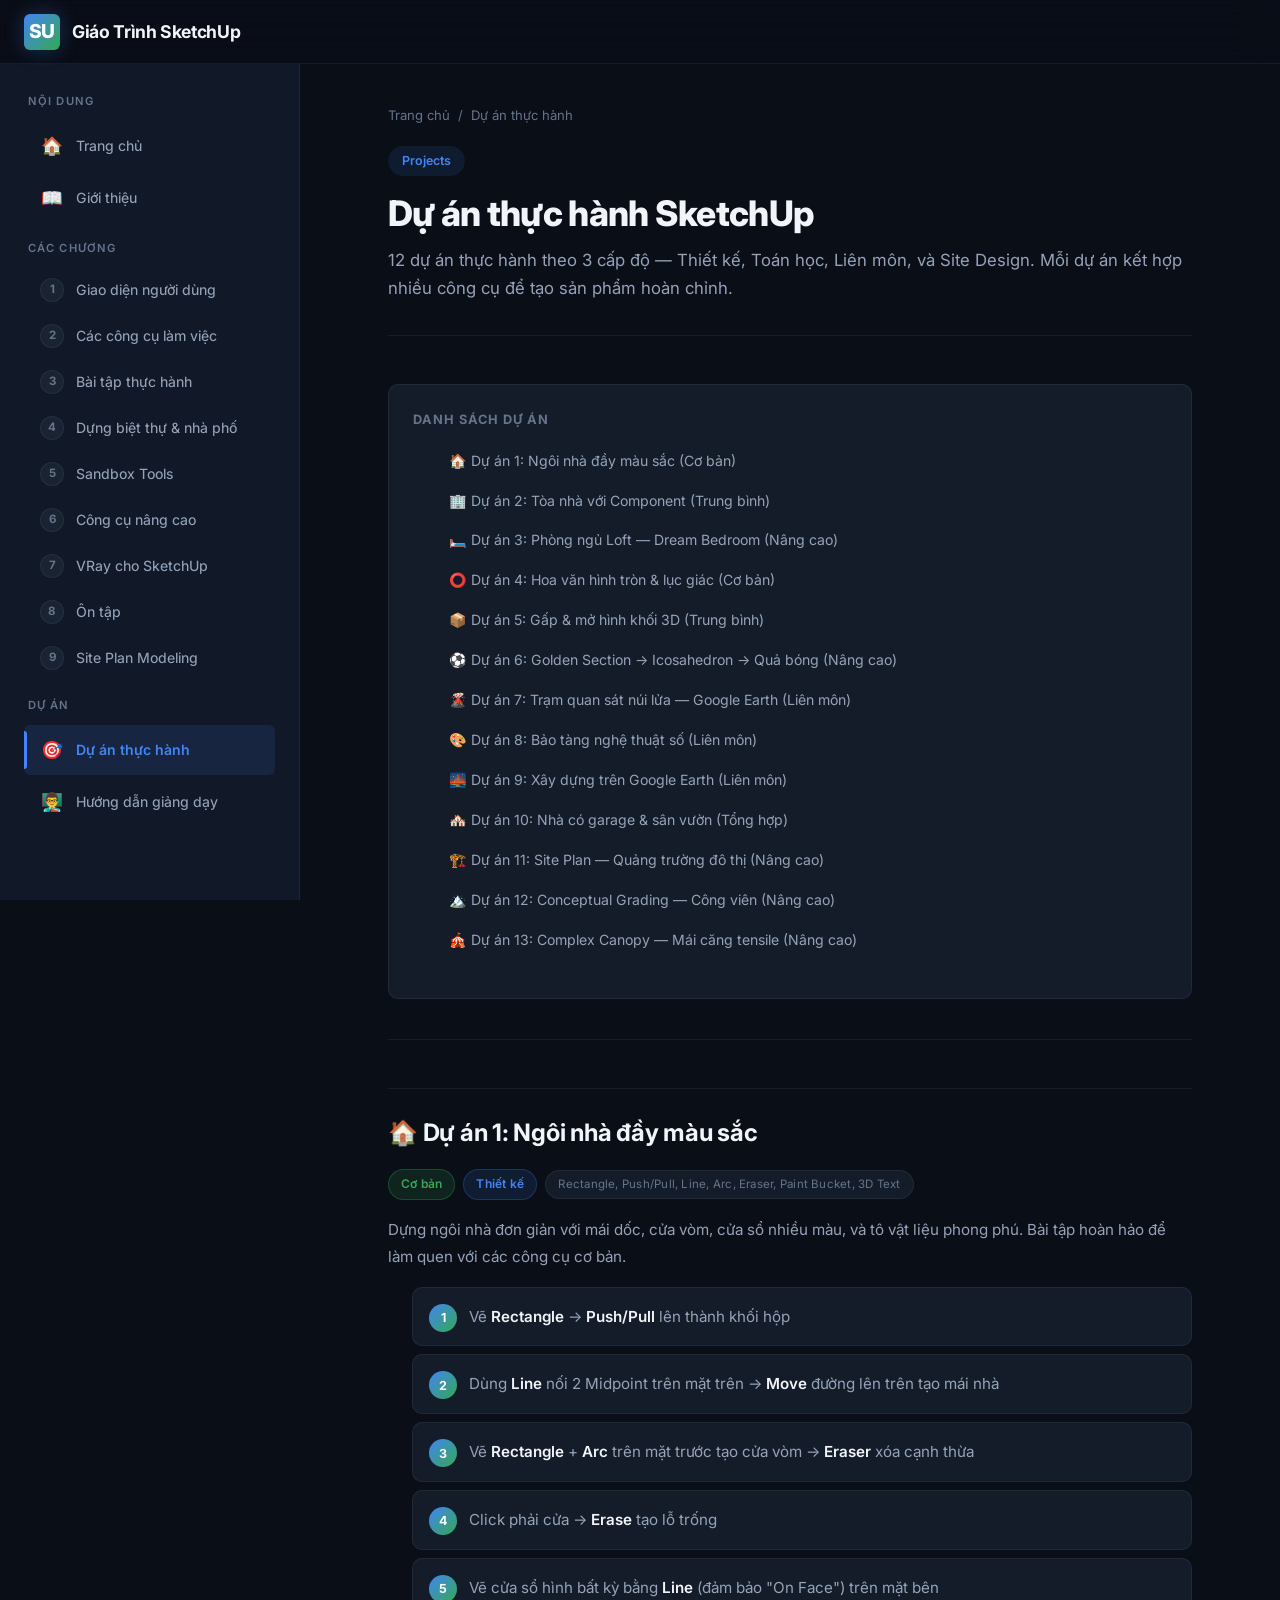
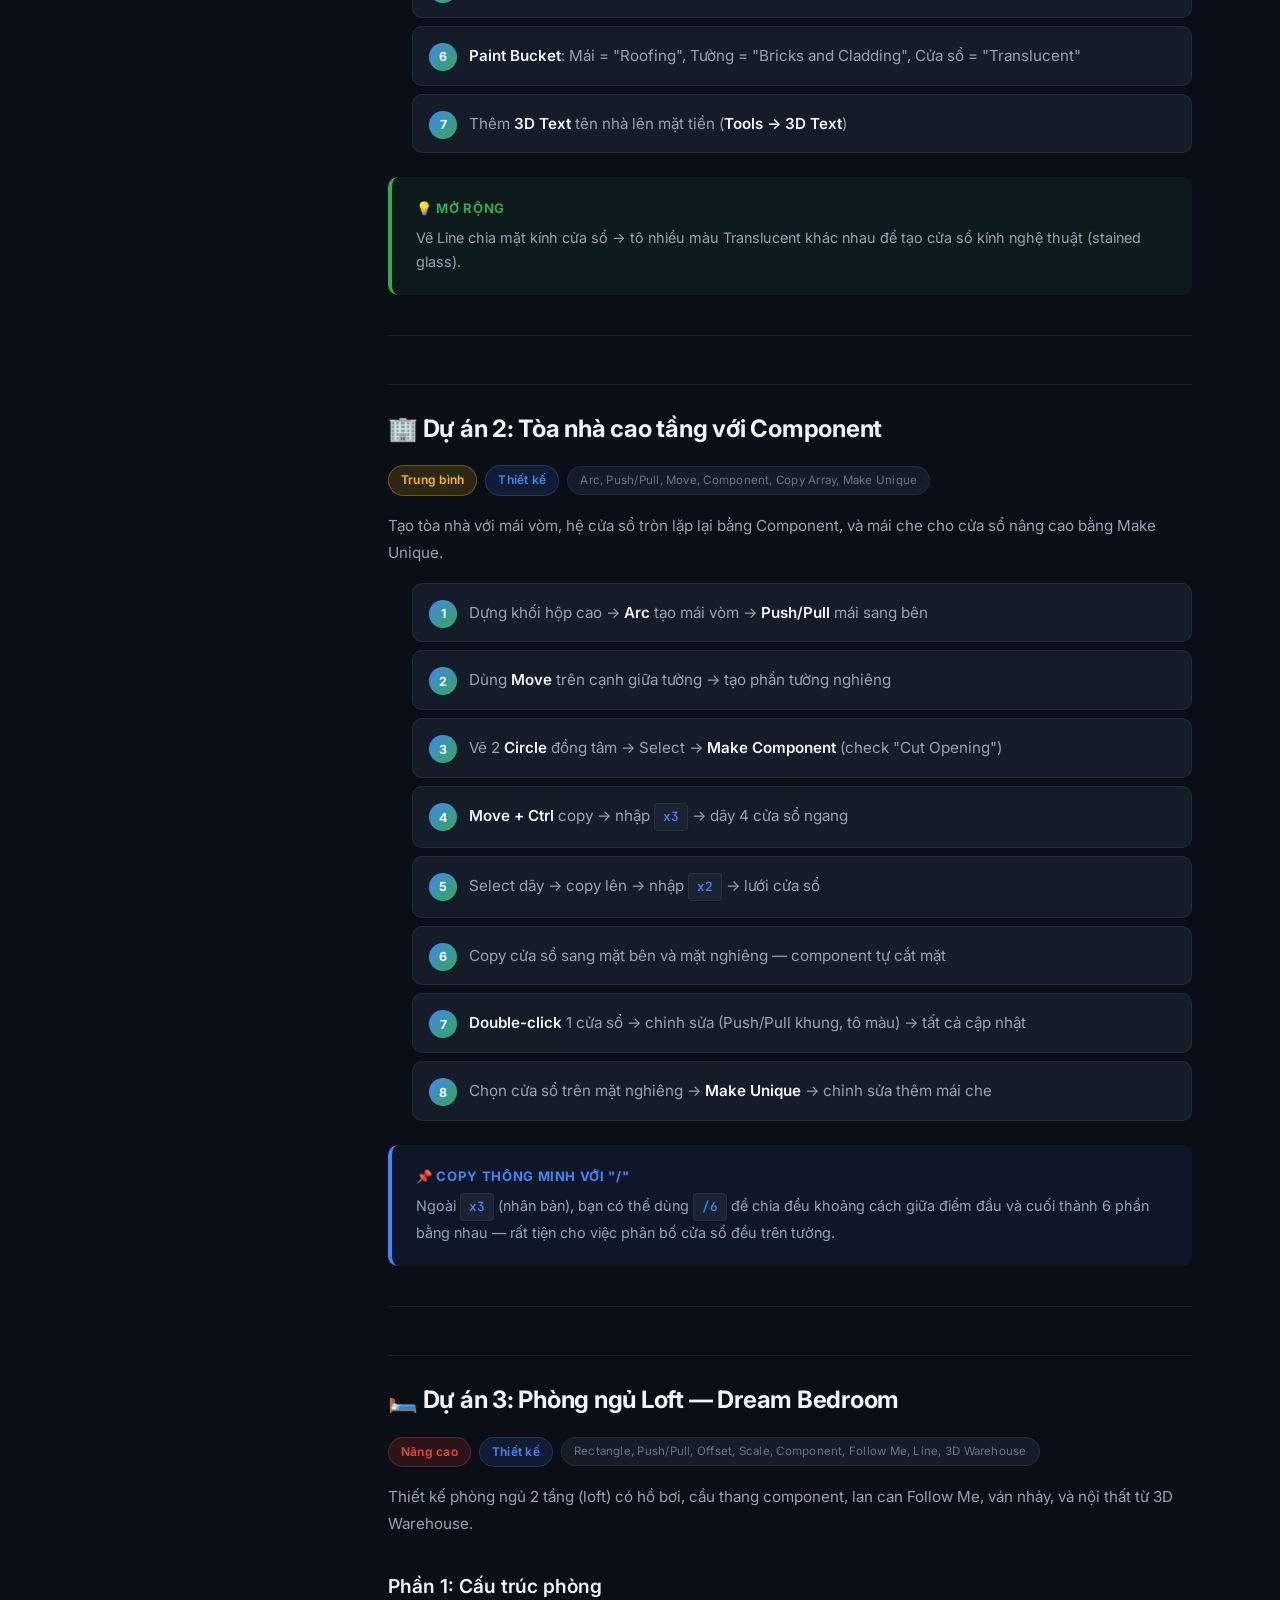
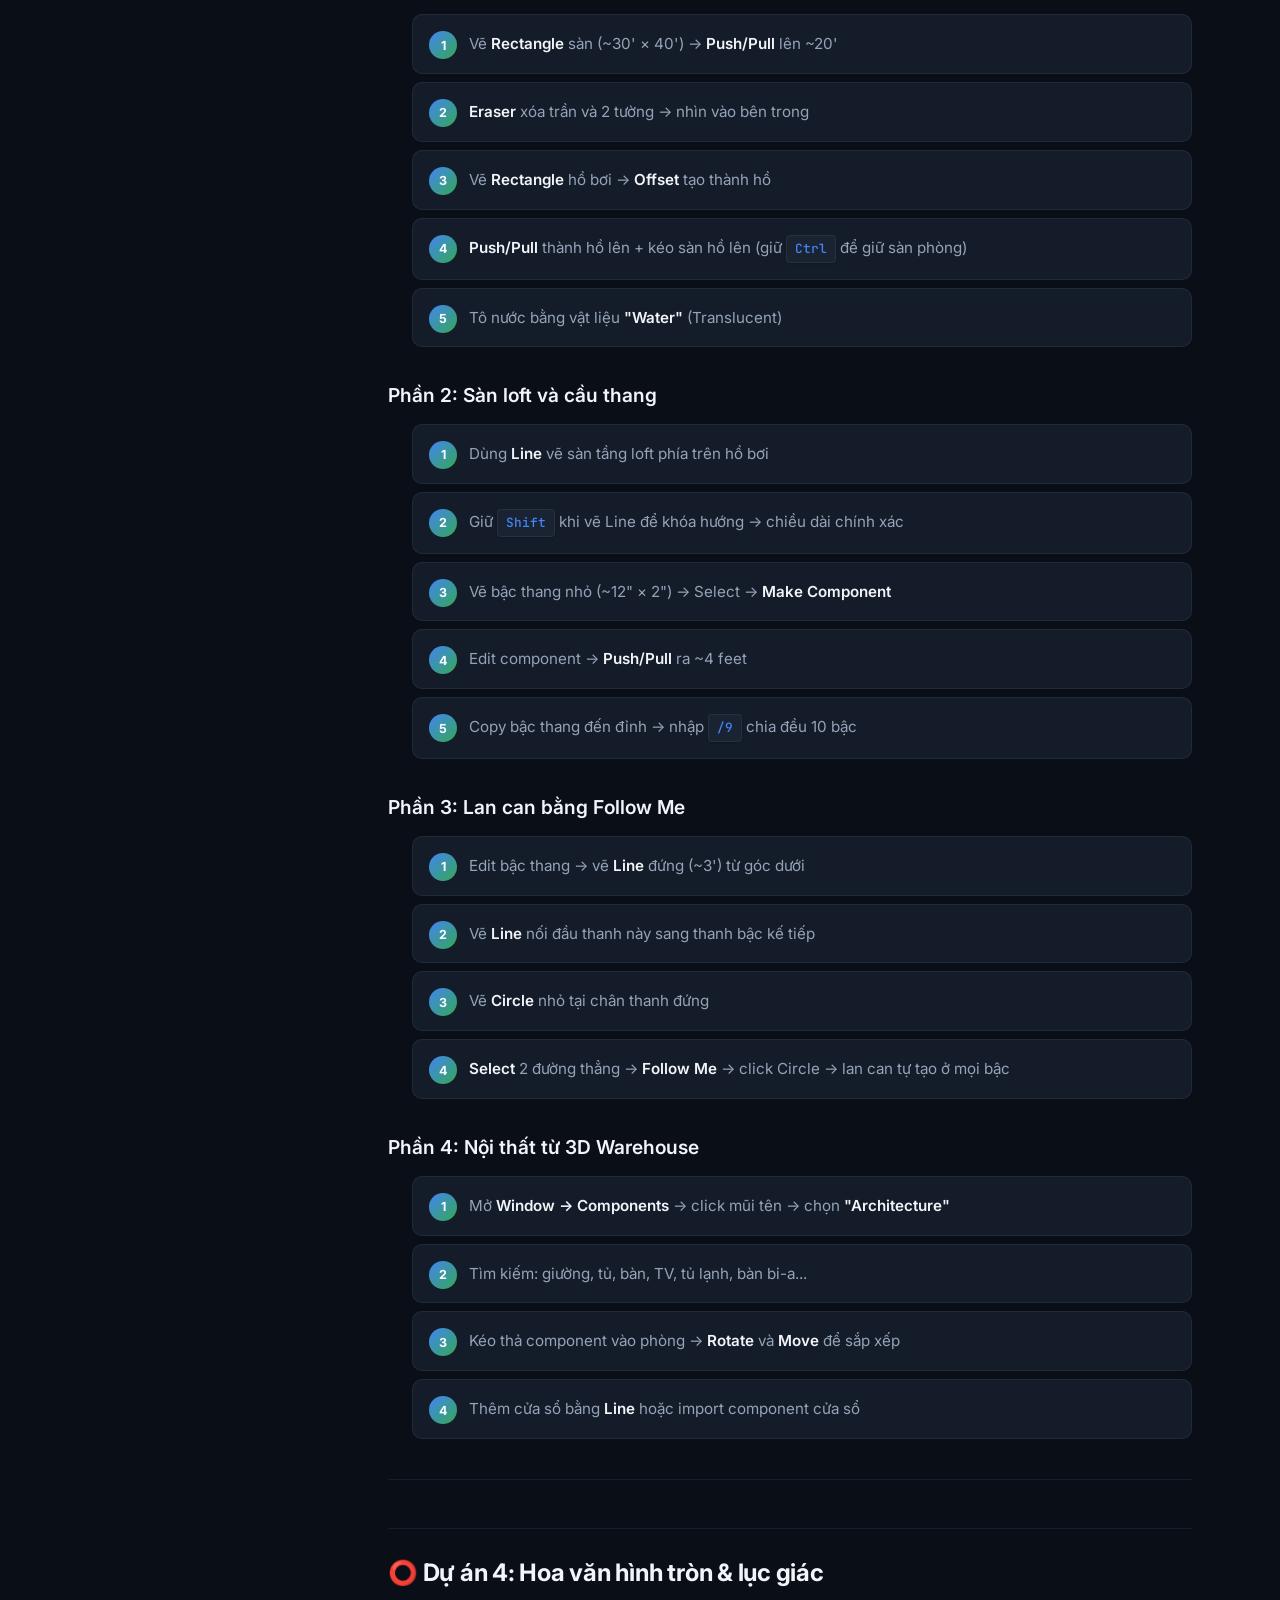
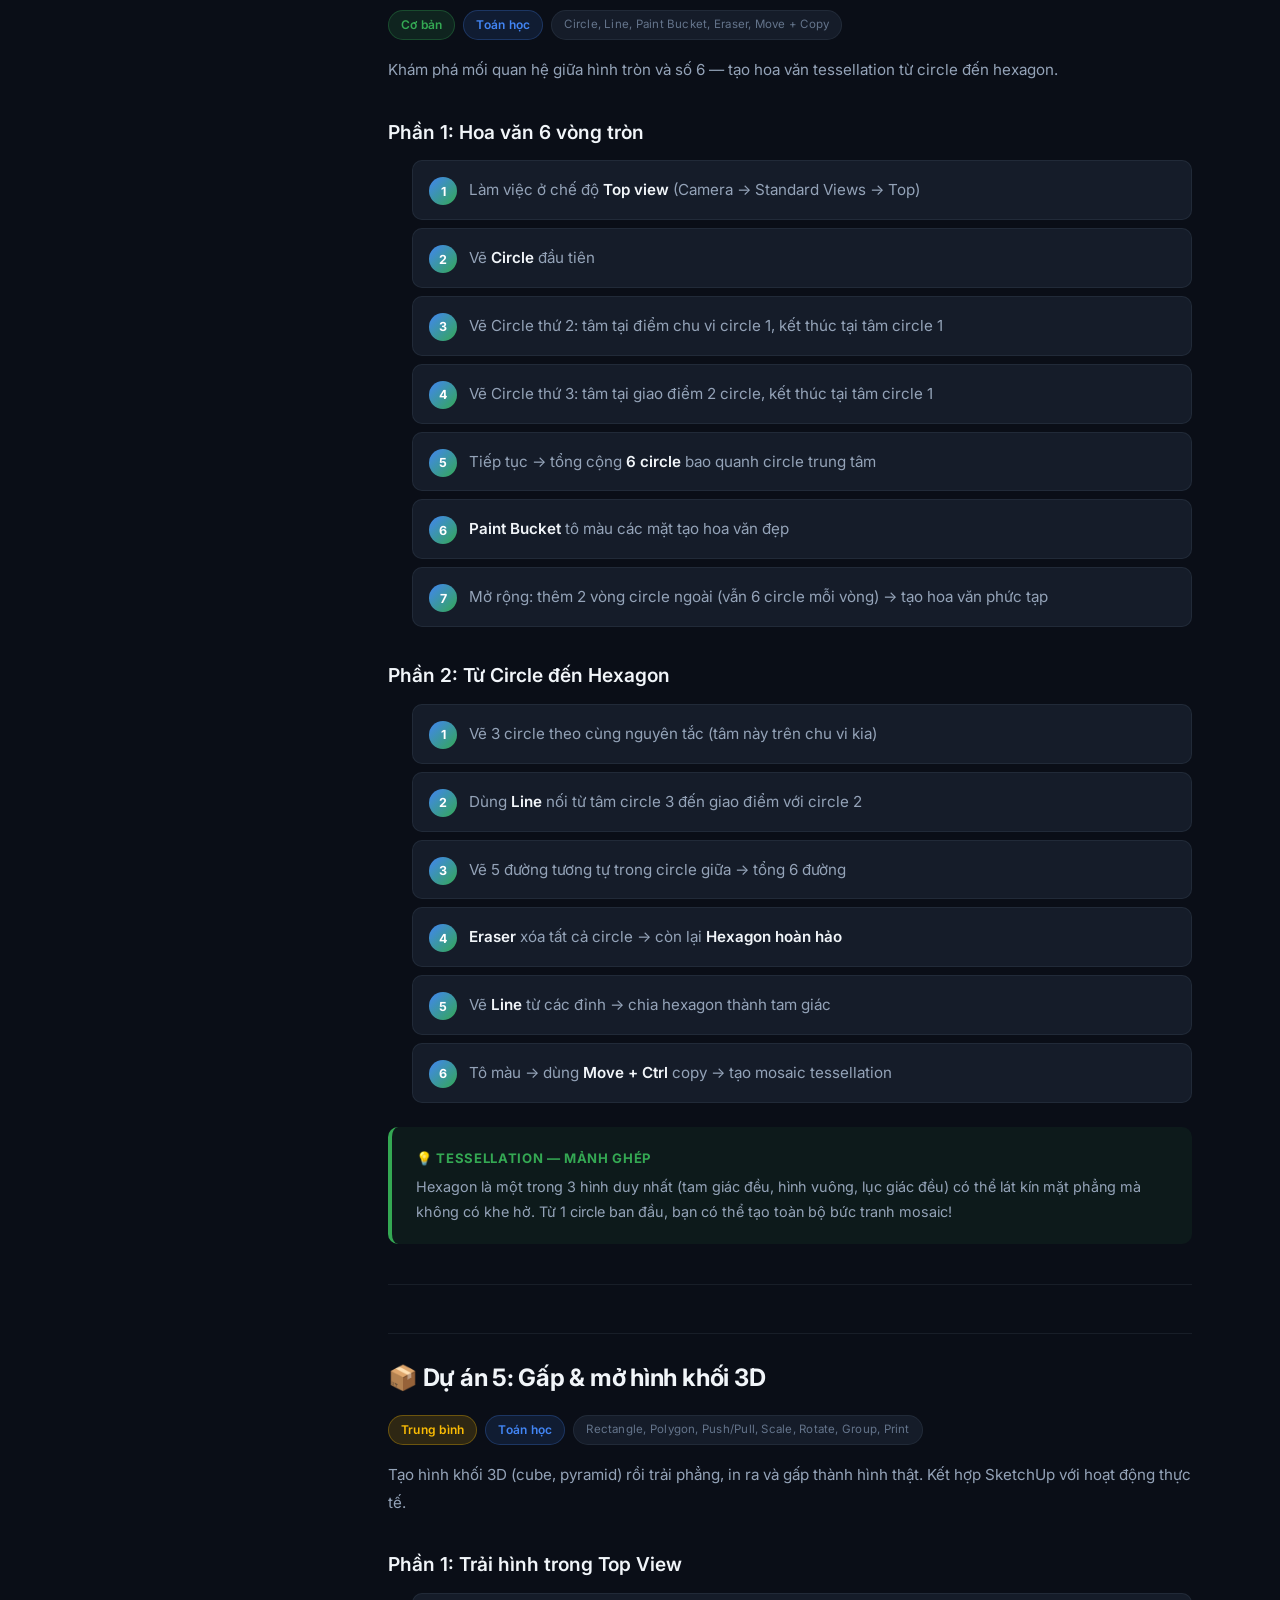
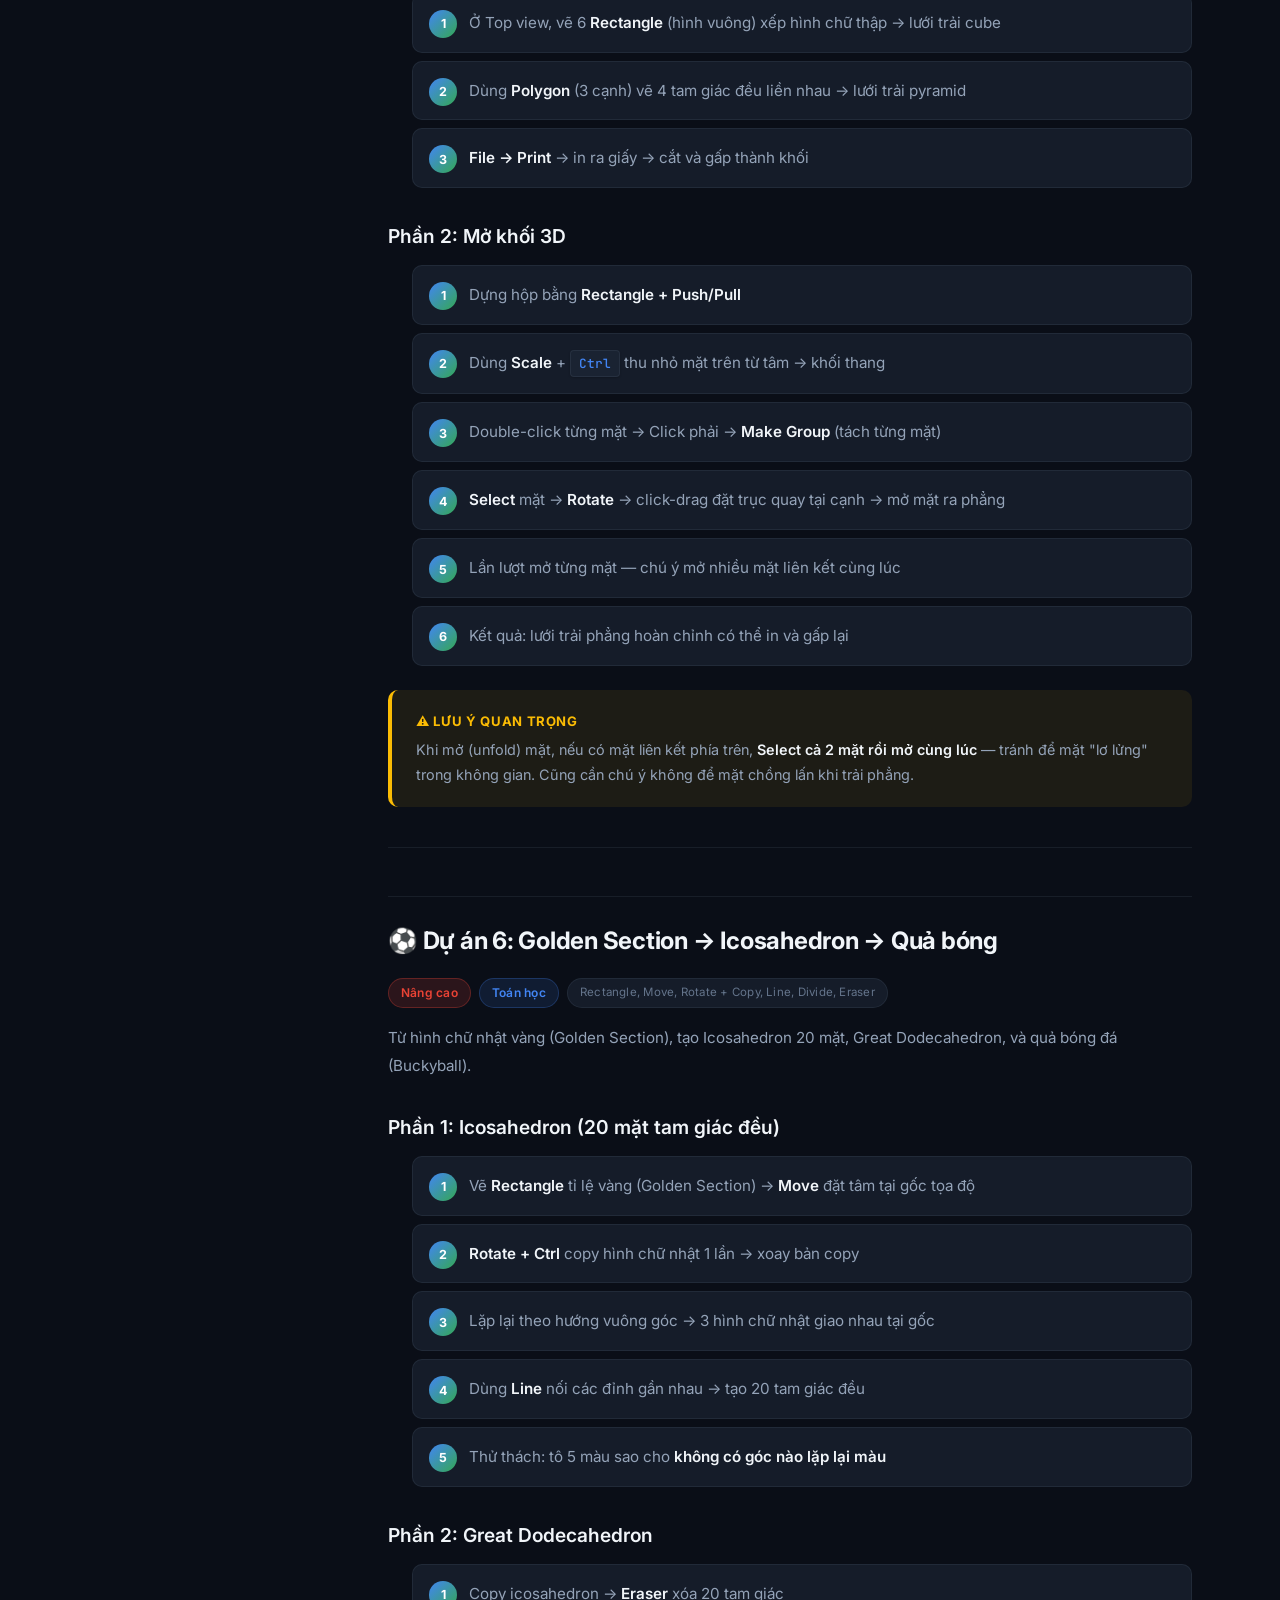
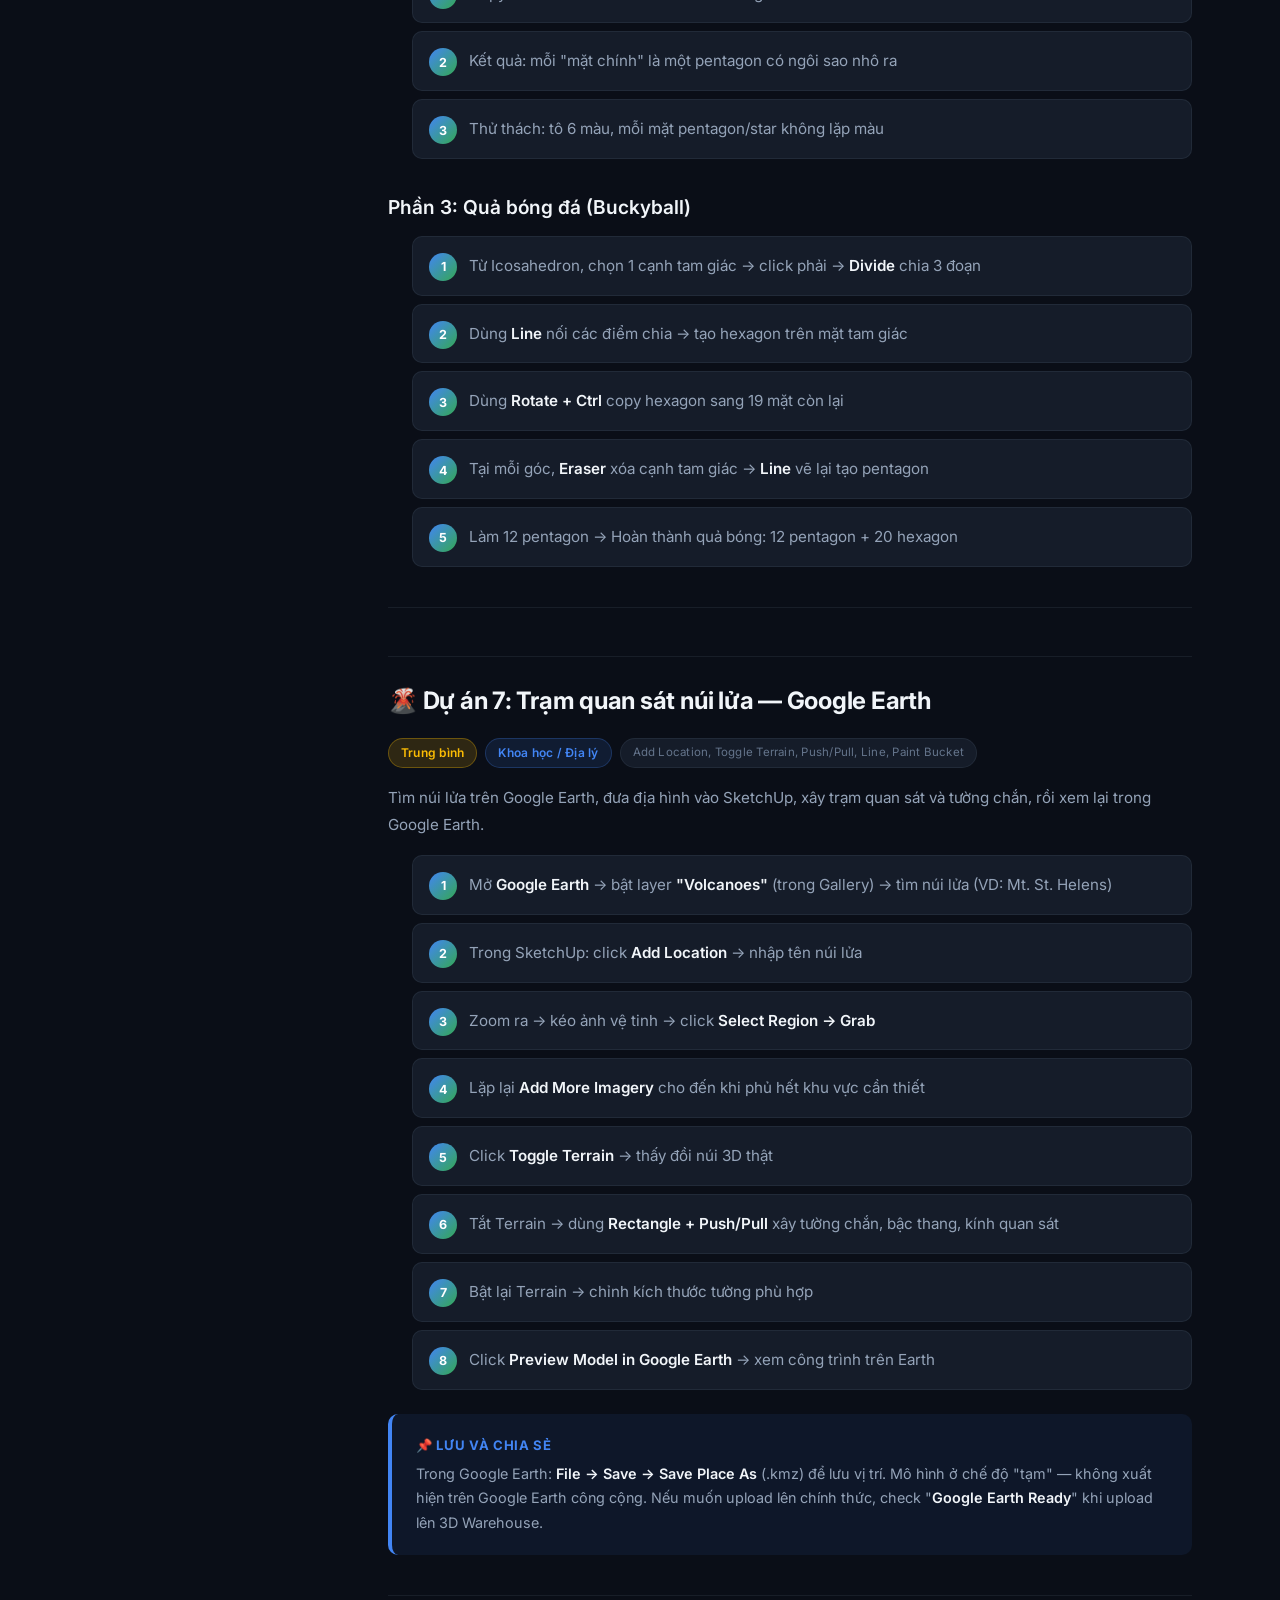
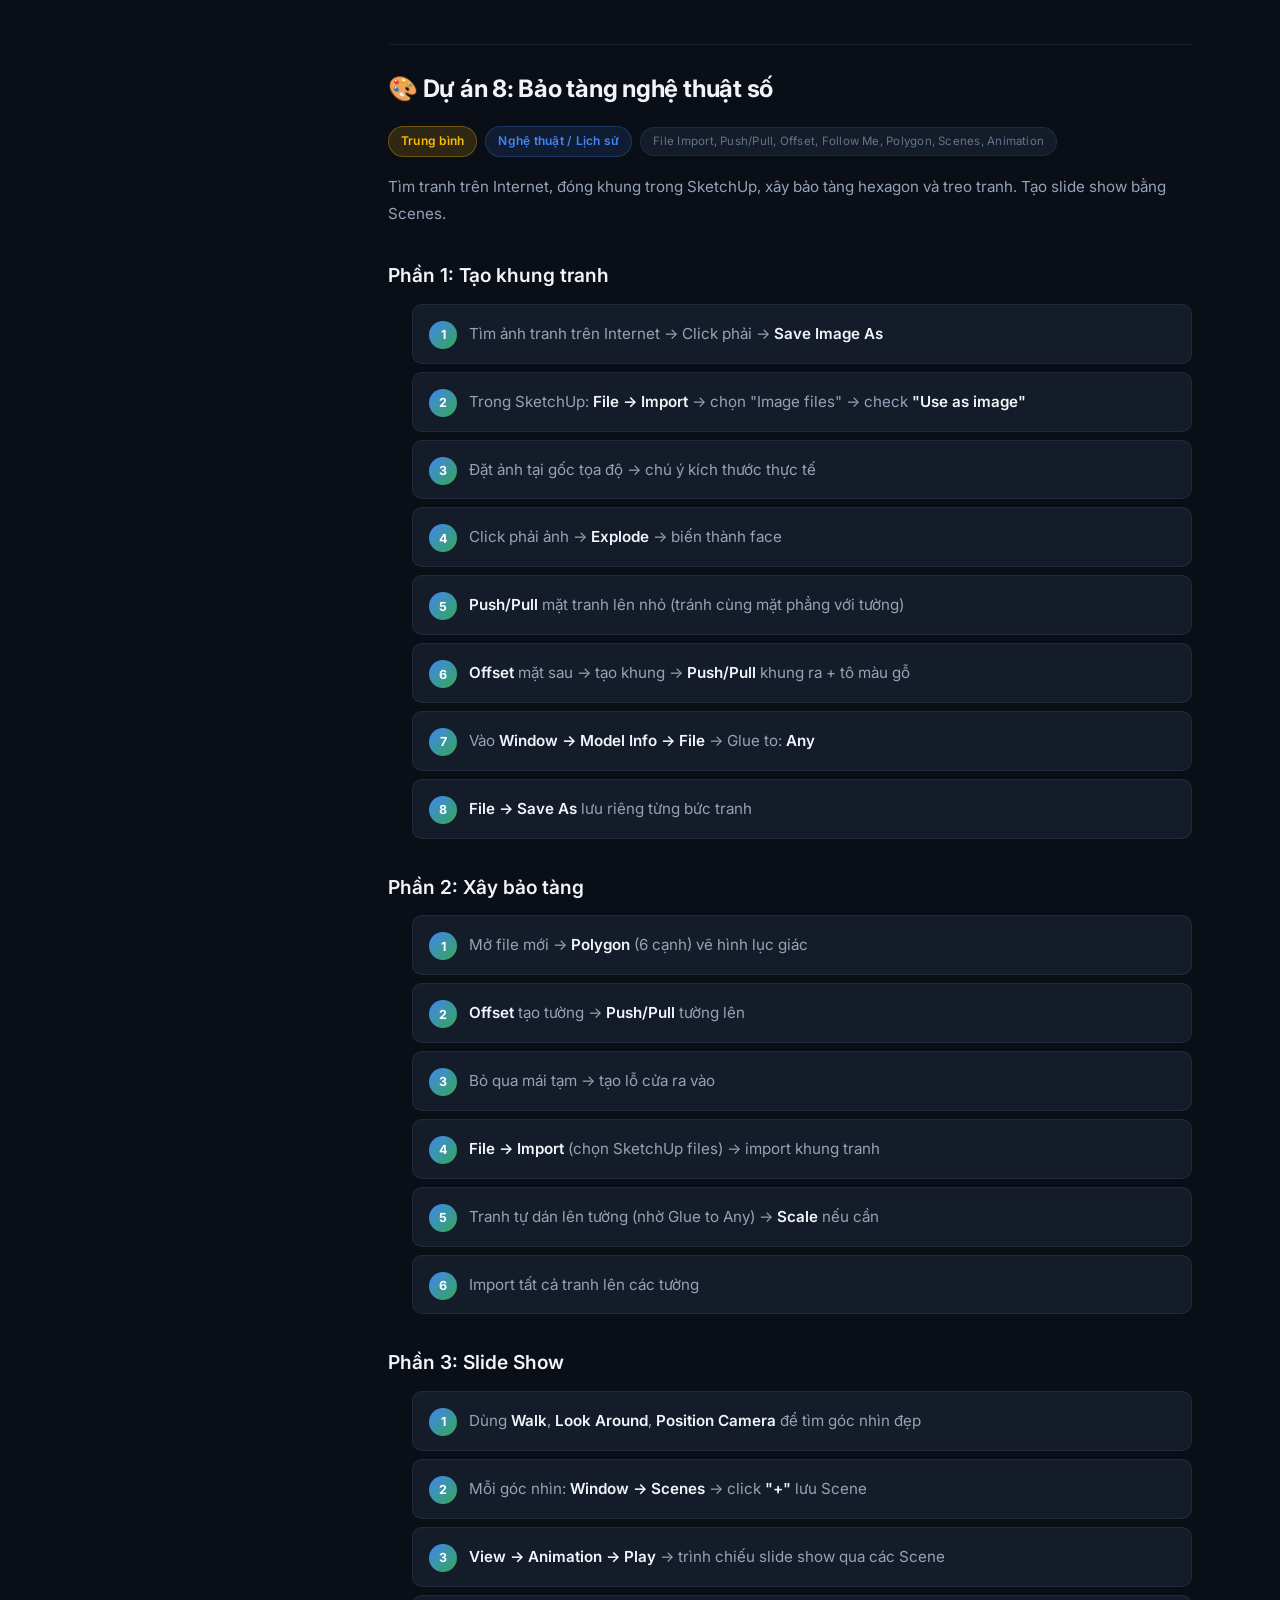
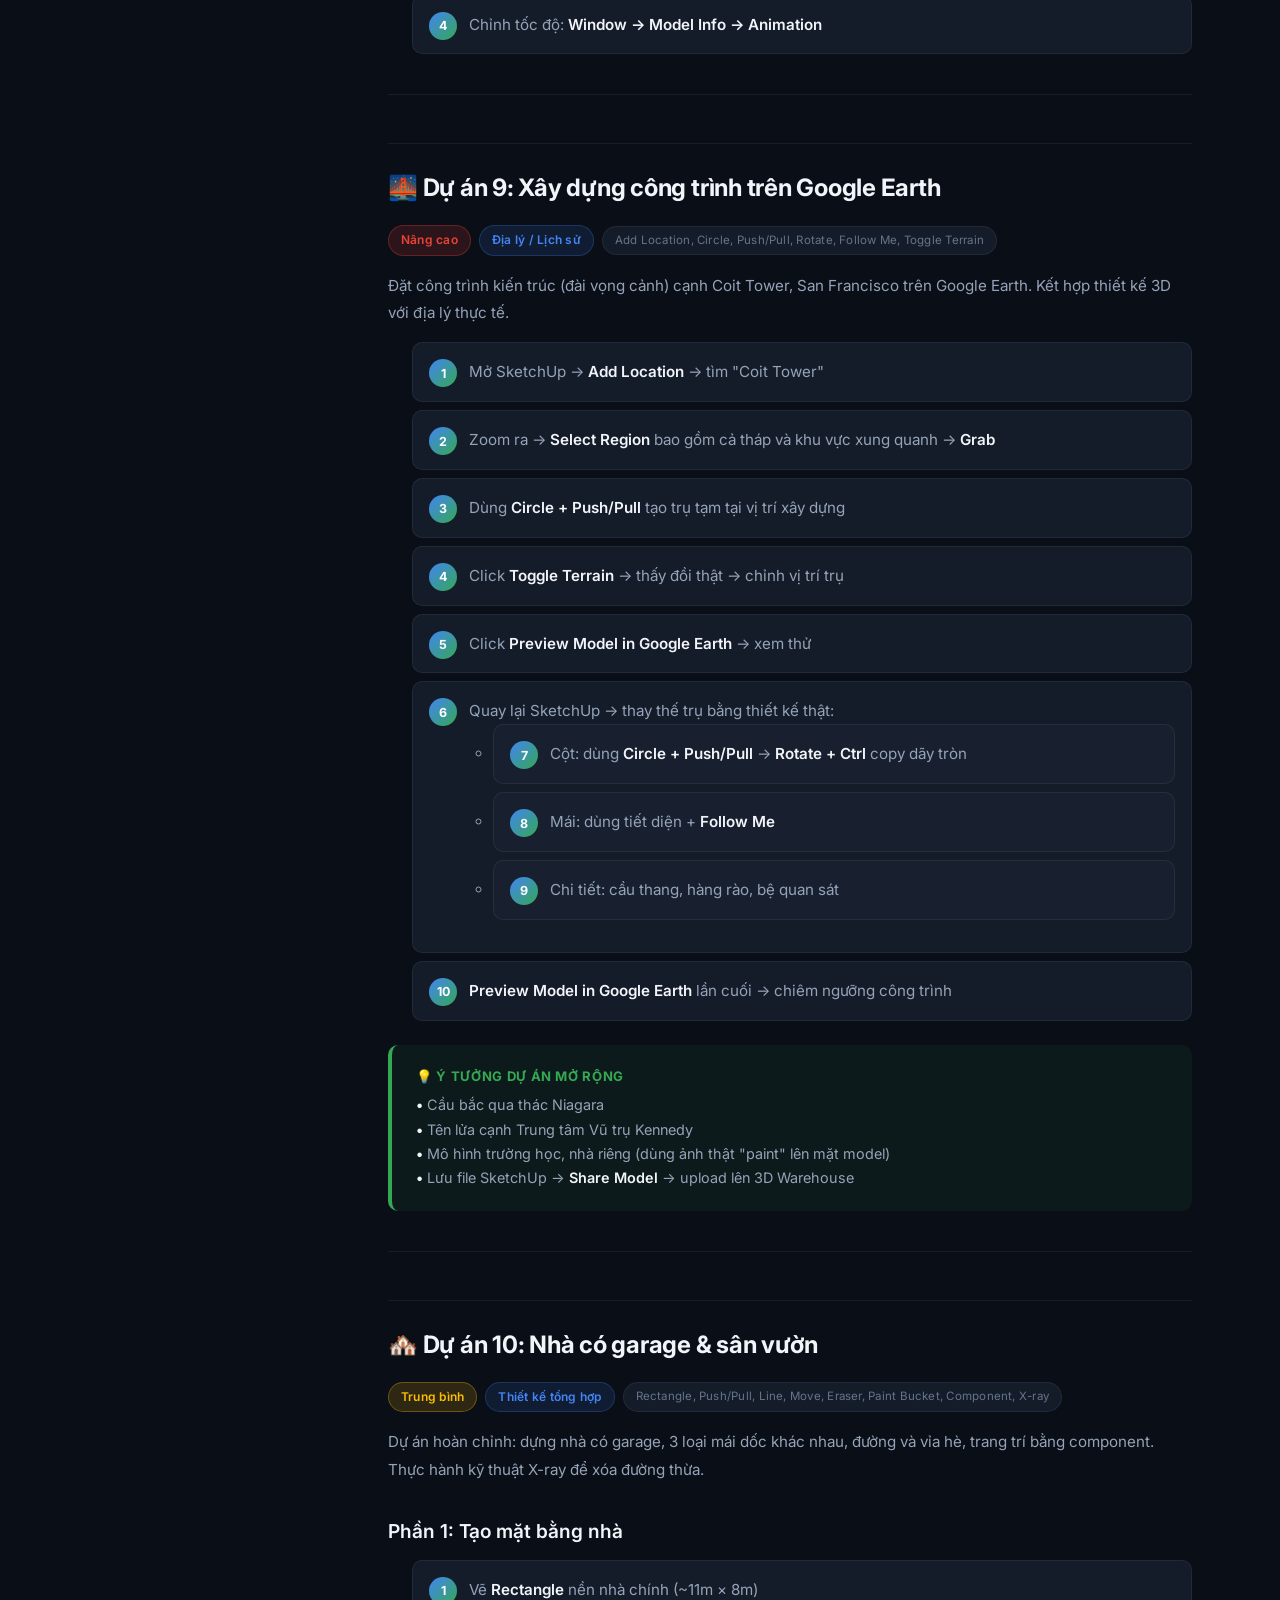
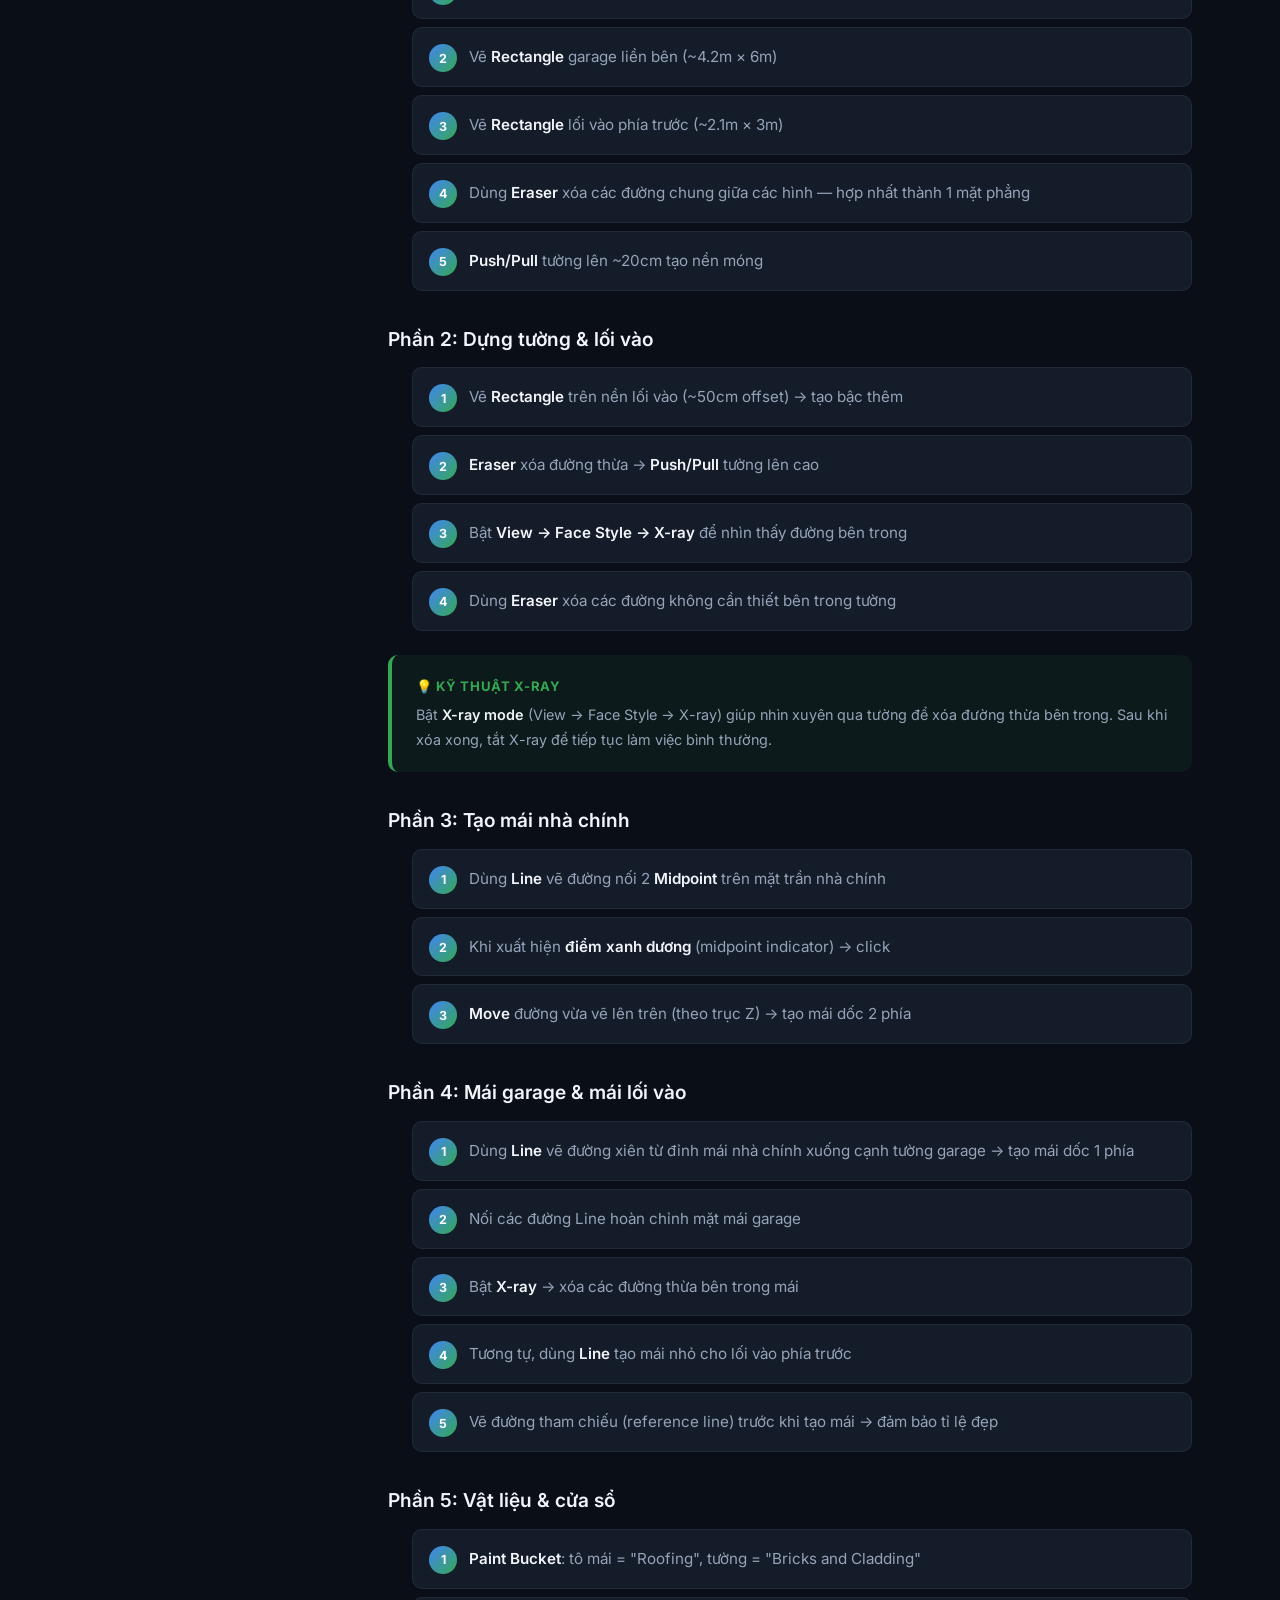
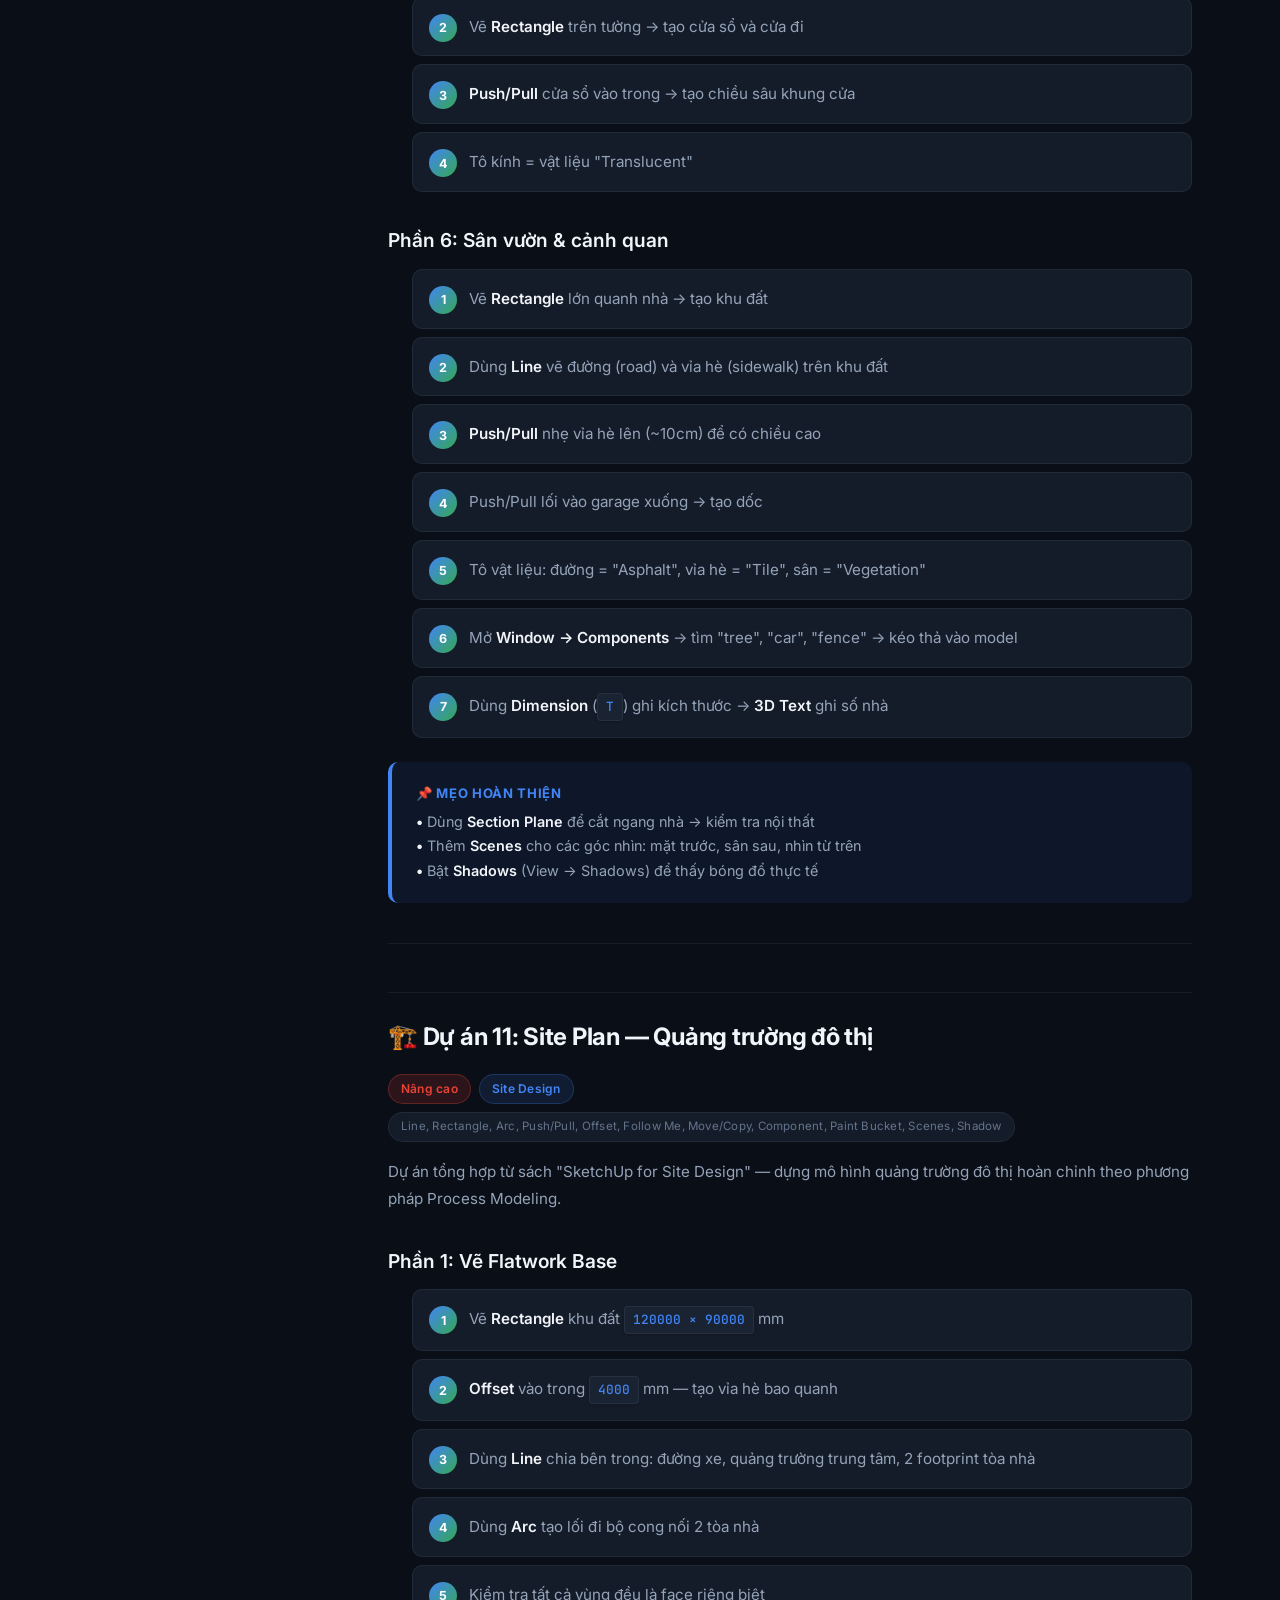
<file: chapters/du-an-thuc-hanh.html>
<!DOCTYPE html>
<html lang="vi">
<head>
  <meta charset="UTF-8">
  <meta name="viewport" content="width=device-width, initial-scale=1.0">
  <title>Dự án thực hành | Giáo Trình SketchUp</title>
  <meta name="description" content="12 dự án thực hành SketchUp chia 3 cấp độ: thiết kế, toán học, liên môn, site design. Từ ngôi nhà đơn giản đến site plan plaza và terrain modeling.">
  <link rel="stylesheet" href="../styles.css">
</head>
<body>
  <div class="reading-progress" id="reading-progress"></div>
  <header class="header"><a href="../index.html" class="header__brand"><div class="header__logo">SU</div>Giáo Trình SketchUp</a><button class="header__toggle" id="sidebar-toggle">☰</button></header>
  <div class="sidebar-overlay" id="sidebar-overlay"></div>
  <aside class="sidebar" id="sidebar"><div class="sidebar__section"><div class="sidebar__label">Nội dung</div><ul class="sidebar__nav"><li><a href="../index.html" class="sidebar__link"><span class="sidebar__icon">🏠</span>Trang chủ</a></li><li><a href="gioi-thieu.html" class="sidebar__link"><span class="sidebar__icon">📖</span>Giới thiệu</a></li></ul></div><div class="sidebar__section"><div class="sidebar__label">Các Chương</div><ul class="sidebar__nav"><li><a href="chuong1.html" class="sidebar__link"><span class="sidebar__chapter-num">1</span>Giao diện người dùng</a></li><li><a href="chuong2.html" class="sidebar__link"><span class="sidebar__chapter-num">2</span>Các công cụ làm việc</a></li><li><a href="chuong3.html" class="sidebar__link"><span class="sidebar__chapter-num">3</span>Bài tập thực hành</a></li><li><a href="chuong4.html" class="sidebar__link"><span class="sidebar__chapter-num">4</span>Dựng biệt thự & nhà phố</a></li><li><a href="chuong5.html" class="sidebar__link"><span class="sidebar__chapter-num">5</span>Sandbox Tools</a></li><li><a href="chuong6.html" class="sidebar__link"><span class="sidebar__chapter-num">6</span>Công cụ nâng cao</a></li><li><a href="chuong7.html" class="sidebar__link"><span class="sidebar__chapter-num">7</span>VRay cho SketchUp</a></li><li><a href="chuong8.html" class="sidebar__link"><span class="sidebar__chapter-num">8</span>Ôn tập</a></li><li><a href="chuong9.html" class="sidebar__link"><span class="sidebar__chapter-num">9</span>Site Plan Modeling</a></li></ul></div><div class="sidebar__section"><div class="sidebar__label">Dự án</div><ul class="sidebar__nav"><li><a href="du-an-thuc-hanh.html" class="sidebar__link active"><span class="sidebar__icon">🎯</span>Dự án thực hành</a></li><li><a href="huong-dan-giang-day.html" class="sidebar__link"><span class="sidebar__icon">👨‍🏫</span>Hướng dẫn giảng dạy</a></li></ul></div></aside>

  <main class="main">
    <div class="content">
      <div class="chapter-header">
        <div class="chapter-header__breadcrumb"><a href="../index.html">Trang chủ</a> <span>/</span> <span>Dự án thực hành</span></div>
        <div class="chapter-header__num">Projects</div>
        <h1 class="chapter-header__title">Dự án thực hành SketchUp</h1>
        <p class="chapter-header__desc">12 dự án thực hành theo 3 cấp độ — Thiết kế, Toán học, Liên môn, và Site Design. Mỗi dự án kết hợp nhiều công cụ để tạo sản phẩm hoàn chỉnh.</p>
      </div>

      <div class="chapter-content">
        <div class="toc">
          <div class="toc__title">Danh sách dự án</div>
          <ul class="toc__list">
            <li><a href="#design-basic">🏠 Dự án 1: Ngôi nhà đầy màu sắc (Cơ bản)</a></li>
            <li><a href="#design-mid">🏢 Dự án 2: Tòa nhà với Component (Trung bình)</a></li>
            <li><a href="#design-adv">🛏️ Dự án 3: Phòng ngủ Loft — Dream Bedroom (Nâng cao)</a></li>
            <li><a href="#math-basic">⭕ Dự án 4: Hoa văn hình tròn & lục giác (Cơ bản)</a></li>
            <li><a href="#math-mid">📦 Dự án 5: Gấp & mở hình khối 3D (Trung bình)</a></li>
            <li><a href="#math-adv">⚽ Dự án 6: Golden Section → Icosahedron → Quả bóng (Nâng cao)</a></li>
            <li><a href="#science">🌋 Dự án 7: Trạm quan sát núi lửa — Google Earth (Liên môn)</a></li>
            <li><a href="#art">🎨 Dự án 8: Bảo tàng nghệ thuật số (Liên môn)</a></li>
            <li><a href="#geo">🌉 Dự án 9: Xây dựng trên Google Earth (Liên môn)</a></li>
            <li><a href="#house-garage">🏘️ Dự án 10: Nhà có garage &amp; sân vườn (Tổng hợp)</a></li>
            <li><a href="#site-plaza">🏗️ Dự án 11: Site Plan — Quảng trường đô thị (Nâng cao)</a></li>
            <li><a href="#grading">🏔️ Dự án 12: Conceptual Grading — Công viên (Nâng cao)</a></li>
            <li><a href="#canopy">🎪 Dự án 13: Complex Canopy — Mái căng tensile (Nâng cao)</a></li>
          </ul>
        </div>

        <!-- ══════════════ DESIGN BASIC ══════════════ -->
        <div class="section-divider"></div>
        <h2 id="design-basic">🏠 Dự án 1: Ngôi nhà đầy màu sắc</h2>
        <div class="project-meta">
          <span class="project-meta__level project-meta__level--basic">Cơ bản</span>
          <span class="project-meta__category">Thiết kế</span>
          <span class="project-meta__tools">Rectangle, Push/Pull, Line, Arc, Eraser, Paint Bucket, 3D Text</span>
        </div>
        <p>Dựng ngôi nhà đơn giản với mái dốc, cửa vòm, cửa sổ nhiều màu, và tô vật liệu phong phú. Bài tập hoàn hảo để làm quen với các công cụ cơ bản.</p>
        
        <ol class="steps">
          <li>Vẽ <strong>Rectangle</strong> → <strong>Push/Pull</strong> lên thành khối hộp</li>
          <li>Dùng <strong>Line</strong> nối 2 Midpoint trên mặt trên → <strong>Move</strong> đường lên trên tạo mái nhà</li>
          <li>Vẽ <strong>Rectangle</strong> + <strong>Arc</strong> trên mặt trước tạo cửa vòm → <strong>Eraser</strong> xóa cạnh thừa</li>
          <li>Click phải cửa → <strong>Erase</strong> tạo lỗ trống</li>
          <li>Vẽ cửa sổ hình bất kỳ bằng <strong>Line</strong> (đảm bảo "On Face") trên mặt bên</li>
          <li><strong>Paint Bucket</strong>: Mái = "Roofing", Tường = "Bricks and Cladding", Cửa sổ = "Translucent"</li>
          <li>Thêm <strong>3D Text</strong> tên nhà lên mặt tiền (<strong>Tools → 3D Text</strong>)</li>
        </ol>

        <div class="info-box info-box--tip">
          <div class="info-box__title">💡 Mở rộng</div>
          <div class="info-box__content">Vẽ Line chia mặt kính cửa sổ → tô nhiều màu Translucent khác nhau để tạo cửa sổ kính nghệ thuật (stained glass).</div>
        </div>

        <!-- ══════════════ DESIGN MID ══════════════ -->
        <div class="section-divider"></div>
        <h2 id="design-mid">🏢 Dự án 2: Tòa nhà cao tầng với Component</h2>
        <div class="project-meta">
          <span class="project-meta__level project-meta__level--mid">Trung bình</span>
          <span class="project-meta__category">Thiết kế</span>
          <span class="project-meta__tools">Arc, Push/Pull, Move, Component, Copy Array, Make Unique</span>
        </div>
        <p>Tạo tòa nhà với mái vòm, hệ cửa sổ tròn lặp lại bằng Component, và mái che cho cửa sổ nâng cao bằng Make Unique.</p>

        <ol class="steps">
          <li>Dựng khối hộp cao → <strong>Arc</strong> tạo mái vòm → <strong>Push/Pull</strong> mái sang bên</li>
          <li>Dùng <strong>Move</strong> trên cạnh giữa tường → tạo phần tường nghiêng</li>
          <li>Vẽ 2 <strong>Circle</strong> đồng tâm → Select → <strong>Make Component</strong> (check "Cut Opening")</li>
          <li><strong>Move + Ctrl</strong> copy → nhập <span class="key">x3</span> → dãy 4 cửa sổ ngang</li>
          <li>Select dãy → copy lên → nhập <span class="key">x2</span> → lưới cửa sổ</li>
          <li>Copy cửa sổ sang mặt bên và mặt nghiêng — component tự cắt mặt</li>
          <li><strong>Double-click</strong> 1 cửa sổ → chỉnh sửa (Push/Pull khung, tô màu) → tất cả cập nhật</li>
          <li>Chọn cửa sổ trên mặt nghiêng → <strong>Make Unique</strong> → chỉnh sửa thêm mái che</li>
        </ol>

        <div class="info-box info-box--note">
          <div class="info-box__title">📌 Copy thông minh với "/" </div>
          <div class="info-box__content">
            Ngoài <span class="key">x3</span> (nhân bản), bạn có thể dùng <span class="key">/6</span> để chia đều khoảng cách giữa điểm đầu và cuối thành 6 phần bằng nhau — rất tiện cho việc phân bố cửa sổ đều trên tường.
          </div>
        </div>

        <!-- ══════════════ DESIGN ADVANCED ══════════════ -->
        <div class="section-divider"></div>
        <h2 id="design-adv">🛏️ Dự án 3: Phòng ngủ Loft — Dream Bedroom</h2>
        <div class="project-meta">
          <span class="project-meta__level project-meta__level--adv">Nâng cao</span>
          <span class="project-meta__category">Thiết kế</span>
          <span class="project-meta__tools">Rectangle, Push/Pull, Offset, Scale, Component, Follow Me, Line, 3D Warehouse</span>
        </div>
        <p>Thiết kế phòng ngủ 2 tầng (loft) có hồ bơi, cầu thang component, lan can Follow Me, ván nhảy, và nội thất từ 3D Warehouse.</p>

        <h3>Phần 1: Cấu trúc phòng</h3>
        <ol class="steps">
          <li>Vẽ <strong>Rectangle</strong> sàn (~30' × 40') → <strong>Push/Pull</strong> lên ~20'</li>
          <li><strong>Eraser</strong> xóa trần và 2 tường → nhìn vào bên trong</li>
          <li>Vẽ <strong>Rectangle</strong> hồ bơi → <strong>Offset</strong> tạo thành hồ</li>
          <li><strong>Push/Pull</strong> thành hồ lên + kéo sàn hồ lên (giữ <span class="key">Ctrl</span> để giữ sàn phòng)</li>
          <li>Tô nước bằng vật liệu <strong>"Water"</strong> (Translucent)</li>
        </ol>

        <h3>Phần 2: Sàn loft và cầu thang</h3>
        <ol class="steps">
          <li>Dùng <strong>Line</strong> vẽ sàn tầng loft phía trên hồ bơi</li>
          <li>Giữ <span class="key">Shift</span> khi vẽ Line để khóa hướng → chiều dài chính xác</li>
          <li>Vẽ bậc thang nhỏ (~12" × 2") → Select → <strong>Make Component</strong></li>
          <li>Edit component → <strong>Push/Pull</strong> ra ~4 feet</li>
          <li>Copy bậc thang đến đỉnh → nhập <span class="key">/9</span> chia đều 10 bậc</li>
        </ol>

        <h3>Phần 3: Lan can bằng Follow Me</h3>
        <ol class="steps">
          <li>Edit bậc thang → vẽ <strong>Line</strong> đứng (~3') từ góc dưới</li>
          <li>Vẽ <strong>Line</strong> nối đầu thanh này sang thanh bậc kế tiếp</li>
          <li>Vẽ <strong>Circle</strong> nhỏ tại chân thanh đứng</li>
          <li><strong>Select</strong> 2 đường thẳng → <strong>Follow Me</strong> → click Circle → lan can tự tạo ở mọi bậc</li>
        </ol>

        <h3>Phần 4: Nội thất từ 3D Warehouse</h3>
        <ol class="steps">
          <li>Mở <strong>Window → Components</strong> → click mũi tên → chọn <strong>"Architecture"</strong></li>
          <li>Tìm kiếm: giường, tủ, bàn, TV, tủ lạnh, bàn bi-a...</li>
          <li>Kéo thả component vào phòng → <strong>Rotate</strong> và <strong>Move</strong> để sắp xếp</li>
          <li>Thêm cửa sổ bằng <strong>Line</strong> hoặc import component cửa sổ</li>
        </ol>

        <!-- ══════════════ MATH BASIC ══════════════ -->
        <div class="section-divider"></div>
        <h2 id="math-basic">⭕ Dự án 4: Hoa văn hình tròn & lục giác</h2>
        <div class="project-meta">
          <span class="project-meta__level project-meta__level--basic">Cơ bản</span>
          <span class="project-meta__category">Toán học</span>
          <span class="project-meta__tools">Circle, Line, Paint Bucket, Eraser, Move + Copy</span>
        </div>
        <p>Khám phá mối quan hệ giữa hình tròn và số 6 — tạo hoa văn tessellation từ circle đến hexagon.</p>

        <h3>Phần 1: Hoa văn 6 vòng tròn</h3>
        <ol class="steps">
          <li>Làm việc ở chế độ <strong>Top view</strong> (Camera → Standard Views → Top)</li>
          <li>Vẽ <strong>Circle</strong> đầu tiên</li>
          <li>Vẽ Circle thứ 2: tâm tại điểm chu vi circle 1, kết thúc tại tâm circle 1</li>
          <li>Vẽ Circle thứ 3: tâm tại giao điểm 2 circle, kết thúc tại tâm circle 1</li>
          <li>Tiếp tục → tổng cộng <strong>6 circle</strong> bao quanh circle trung tâm</li>
          <li><strong>Paint Bucket</strong> tô màu các mặt tạo hoa văn đẹp</li>
          <li>Mở rộng: thêm 2 vòng circle ngoài (vẫn 6 circle mỗi vòng) → tạo hoa văn phức tạp</li>
        </ol>

        <h3>Phần 2: Từ Circle đến Hexagon</h3>
        <ol class="steps">
          <li>Vẽ 3 circle theo cùng nguyên tắc (tâm này trên chu vi kia)</li>
          <li>Dùng <strong>Line</strong> nối từ tâm circle 3 đến giao điểm với circle 2</li>
          <li>Vẽ 5 đường tương tự trong circle giữa → tổng 6 đường</li>
          <li><strong>Eraser</strong> xóa tất cả circle → còn lại <strong>Hexagon hoàn hảo</strong></li>
          <li>Vẽ <strong>Line</strong> từ các đỉnh → chia hexagon thành tam giác</li>
          <li>Tô màu → dùng <strong>Move + Ctrl</strong> copy → tạo mosaic tessellation</li>
        </ol>

        <div class="info-box info-box--tip">
          <div class="info-box__title">💡 Tessellation — Mảnh ghép</div>
          <div class="info-box__content">
            Hexagon là một trong 3 hình duy nhất (tam giác đều, hình vuông, lục giác đều) có thể lát kín mặt phẳng mà không có khe hở. Từ 1 circle ban đầu, bạn có thể tạo toàn bộ bức tranh mosaic!
          </div>
        </div>

        <!-- ══════════════ MATH MID ══════════════ -->
        <div class="section-divider"></div>
        <h2 id="math-mid">📦 Dự án 5: Gấp & mở hình khối 3D</h2>
        <div class="project-meta">
          <span class="project-meta__level project-meta__level--mid">Trung bình</span>
          <span class="project-meta__category">Toán học</span>
          <span class="project-meta__tools">Rectangle, Polygon, Push/Pull, Scale, Rotate, Group, Print</span>
        </div>
        <p>Tạo hình khối 3D (cube, pyramid) rồi trải phẳng, in ra và gấp thành hình thật. Kết hợp SketchUp với hoạt động thực tế.</p>

        <h3>Phần 1: Trải hình trong Top View</h3>
        <ol class="steps">
          <li>Ở Top view, vẽ 6 <strong>Rectangle</strong> (hình vuông) xếp hình chữ thập → lưới trải cube</li>
          <li>Dùng <strong>Polygon</strong> (3 cạnh) vẽ 4 tam giác đều liền nhau → lưới trải pyramid</li>
          <li><strong>File → Print</strong> → in ra giấy → cắt và gấp thành khối</li>
        </ol>

        <h3>Phần 2: Mở khối 3D</h3>
        <ol class="steps">
          <li>Dựng hộp bằng <strong>Rectangle + Push/Pull</strong></li>
          <li>Dùng <strong>Scale</strong> + <span class="key">Ctrl</span> thu nhỏ mặt trên từ tâm → khối thang</li>
          <li>Double-click từng mặt → Click phải → <strong>Make Group</strong> (tách từng mặt)</li>
          <li><strong>Select</strong> mặt → <strong>Rotate</strong> → click-drag đặt trục quay tại cạnh → mở mặt ra phẳng</li>
          <li>Lần lượt mở từng mặt — chú ý mở nhiều mặt liên kết cùng lúc</li>
          <li>Kết quả: lưới trải phẳng hoàn chỉnh có thể in và gấp lại</li>
        </ol>

        <div class="info-box info-box--warning">
          <div class="info-box__title">⚠️ Lưu ý quan trọng</div>
          <div class="info-box__content">
            Khi mở (unfold) mặt, nếu có mặt liên kết phía trên, <strong>Select cả 2 mặt rồi mở cùng lúc</strong> — tránh để mặt "lơ lửng" trong không gian. Cũng cần chú ý không để mặt chồng lấn khi trải phẳng.
          </div>
        </div>

        <!-- ══════════════ MATH ADV ══════════════ -->
        <div class="section-divider"></div>
        <h2 id="math-adv">⚽ Dự án 6: Golden Section → Icosahedron → Quả bóng</h2>
        <div class="project-meta">
          <span class="project-meta__level project-meta__level--adv">Nâng cao</span>
          <span class="project-meta__category">Toán học</span>
          <span class="project-meta__tools">Rectangle, Move, Rotate + Copy, Line, Divide, Eraser</span>
        </div>
        <p>Từ hình chữ nhật vàng (Golden Section), tạo Icosahedron 20 mặt, Great Dodecahedron, và quả bóng đá (Buckyball).</p>

        <h3>Phần 1: Icosahedron (20 mặt tam giác đều)</h3>
        <ol class="steps">
          <li>Vẽ <strong>Rectangle</strong> tỉ lệ vàng (Golden Section) → <strong>Move</strong> đặt tâm tại gốc tọa độ</li>
          <li><strong>Rotate + Ctrl</strong> copy hình chữ nhật 1 lần → xoay bản copy</li>
          <li>Lặp lại theo hướng vuông góc → 3 hình chữ nhật giao nhau tại gốc</li>
          <li>Dùng <strong>Line</strong> nối các đỉnh gần nhau → tạo 20 tam giác đều</li>
          <li>Thử thách: tô 5 màu sao cho <strong>không có góc nào lặp lại màu</strong></li>
        </ol>

        <h3>Phần 2: Great Dodecahedron</h3>
        <ol class="steps">
          <li>Copy icosahedron → <strong>Eraser</strong> xóa 20 tam giác</li>
          <li>Kết quả: mỗi "mặt chính" là một pentagon có ngôi sao nhô ra</li>
          <li>Thử thách: tô 6 màu, mỗi mặt pentagon/star không lặp màu</li>
        </ol>

        <h3>Phần 3: Quả bóng đá (Buckyball)</h3>
        <ol class="steps">
          <li>Từ Icosahedron, chọn 1 cạnh tam giác → click phải → <strong>Divide</strong> chia 3 đoạn</li>
          <li>Dùng <strong>Line</strong> nối các điểm chia → tạo hexagon trên mặt tam giác</li>
          <li>Dùng <strong>Rotate + Ctrl</strong> copy hexagon sang 19 mặt còn lại</li>
          <li>Tại mỗi góc, <strong>Eraser</strong> xóa cạnh tam giác → <strong>Line</strong> vẽ lại tạo pentagon</li>
          <li>Làm 12 pentagon → Hoàn thành quả bóng: 12 pentagon + 20 hexagon</li>
        </ol>

        <!-- ══════════════ SCIENCE ══════════════ -->
        <div class="section-divider"></div>
        <h2 id="science">🌋 Dự án 7: Trạm quan sát núi lửa — Google Earth</h2>
        <div class="project-meta">
          <span class="project-meta__level project-meta__level--mid">Trung bình</span>
          <span class="project-meta__category">Khoa học / Địa lý</span>
          <span class="project-meta__tools">Add Location, Toggle Terrain, Push/Pull, Line, Paint Bucket</span>
        </div>
        <p>Tìm núi lửa trên Google Earth, đưa địa hình vào SketchUp, xây trạm quan sát và tường chắn, rồi xem lại trong Google Earth.</p>

        <ol class="steps">
          <li>Mở <strong>Google Earth</strong> → bật layer <strong>"Volcanoes"</strong> (trong Gallery) → tìm núi lửa (VD: Mt. St. Helens)</li>
          <li>Trong SketchUp: click <strong>Add Location</strong> → nhập tên núi lửa</li>
          <li>Zoom ra → kéo ảnh vệ tinh → click <strong>Select Region → Grab</strong></li>
          <li>Lặp lại <strong>Add More Imagery</strong> cho đến khi phủ hết khu vực cần thiết</li>
          <li>Click <strong>Toggle Terrain</strong> → thấy đồi núi 3D thật</li>
          <li>Tắt Terrain → dùng <strong>Rectangle + Push/Pull</strong> xây tường chắn, bậc thang, kính quan sát</li>
          <li>Bật lại Terrain → chỉnh kích thước tường phù hợp</li>
          <li>Click <strong>Preview Model in Google Earth</strong> → xem công trình trên Earth</li>
        </ol>

        <div class="info-box info-box--note">
          <div class="info-box__title">📌 Lưu và chia sẻ</div>
          <div class="info-box__content">
            Trong Google Earth: <strong>File → Save → Save Place As</strong> (.kmz) để lưu vị trí. 
            Mô hình ở chế độ "tạm" — không xuất hiện trên Google Earth công cộng. 
            Nếu muốn upload lên chính thức, check "<strong>Google Earth Ready</strong>" khi upload lên 3D Warehouse.
          </div>
        </div>

        <!-- ══════════════ ART ══════════════ -->
        <div class="section-divider"></div>
        <h2 id="art">🎨 Dự án 8: Bảo tàng nghệ thuật số</h2>
        <div class="project-meta">
          <span class="project-meta__level project-meta__level--mid">Trung bình</span>
          <span class="project-meta__category">Nghệ thuật / Lịch sử</span>
          <span class="project-meta__tools">File Import, Push/Pull, Offset, Follow Me, Polygon, Scenes, Animation</span>
        </div>
        <p>Tìm tranh trên Internet, đóng khung trong SketchUp, xây bảo tàng hexagon và treo tranh. Tạo slide show bằng Scenes.</p>

        <h3>Phần 1: Tạo khung tranh</h3>
        <ol class="steps">
          <li>Tìm ảnh tranh trên Internet → Click phải → <strong>Save Image As</strong></li>
          <li>Trong SketchUp: <strong>File → Import</strong> → chọn "Image files" → check <strong>"Use as image"</strong></li>
          <li>Đặt ảnh tại gốc tọa độ → chú ý kích thước thực tế</li>
          <li>Click phải ảnh → <strong>Explode</strong> → biến thành face</li>
          <li><strong>Push/Pull</strong> mặt tranh lên nhỏ (tránh cùng mặt phẳng với tường)</li>
          <li><strong>Offset</strong> mặt sau → tạo khung → <strong>Push/Pull</strong> khung ra + tô màu gỗ</li>
          <li>Vào <strong>Window → Model Info → File</strong> → Glue to: <strong>Any</strong></li>
          <li><strong>File → Save As</strong> lưu riêng từng bức tranh</li>
        </ol>

        <h3>Phần 2: Xây bảo tàng</h3>
        <ol class="steps">
          <li>Mở file mới → <strong>Polygon</strong> (6 cạnh) vẽ hình lục giác</li>
          <li><strong>Offset</strong> tạo tường → <strong>Push/Pull</strong> tường lên</li>
          <li>Bỏ qua mái tạm → tạo lỗ cửa ra vào</li>
          <li><strong>File → Import</strong> (chọn SketchUp files) → import khung tranh</li>
          <li>Tranh tự dán lên tường (nhờ Glue to Any) → <strong>Scale</strong> nếu cần</li>
          <li>Import tất cả tranh lên các tường</li>
        </ol>

        <h3>Phần 3: Slide Show</h3>
        <ol class="steps">
          <li>Dùng <strong>Walk</strong>, <strong>Look Around</strong>, <strong>Position Camera</strong> để tìm góc nhìn đẹp</li>
          <li>Mỗi góc nhìn: <strong>Window → Scenes</strong> → click <strong>"+"</strong> lưu Scene</li>
          <li><strong>View → Animation → Play</strong> → trình chiếu slide show qua các Scene</li>
          <li>Chỉnh tốc độ: <strong>Window → Model Info → Animation</strong></li>
        </ol>

        <!-- ══════════════ GEOGRAPHY ══════════════ -->
        <div class="section-divider"></div>
        <h2 id="geo">🌉 Dự án 9: Xây dựng công trình trên Google Earth</h2>
        <div class="project-meta">
          <span class="project-meta__level project-meta__level--adv">Nâng cao</span>
          <span class="project-meta__category">Địa lý / Lịch sử</span>
          <span class="project-meta__tools">Add Location, Circle, Push/Pull, Rotate, Follow Me, Toggle Terrain</span>
        </div>
        <p>Đặt công trình kiến trúc (đài vọng cảnh) cạnh Coit Tower, San Francisco trên Google Earth. Kết hợp thiết kế 3D với địa lý thực tế.</p>

        <ol class="steps">
          <li>Mở SketchUp → <strong>Add Location</strong> → tìm "Coit Tower"</li>
          <li>Zoom ra → <strong>Select Region</strong> bao gồm cả tháp và khu vực xung quanh → <strong>Grab</strong></li>
          <li>Dùng <strong>Circle + Push/Pull</strong> tạo trụ tạm tại vị trí xây dựng</li>
          <li>Click <strong>Toggle Terrain</strong> → thấy đồi thật → chỉnh vị trí trụ</li>
          <li>Click <strong>Preview Model in Google Earth</strong> → xem thử</li>
          <li>Quay lại SketchUp → thay thế trụ bằng thiết kế thật:
            <ul>
              <li>Cột: dùng <strong>Circle + Push/Pull</strong> → <strong>Rotate + Ctrl</strong> copy dãy tròn</li>
              <li>Mái: dùng tiết diện + <strong>Follow Me</strong></li>
              <li>Chi tiết: cầu thang, hàng rào, bệ quan sát</li>
            </ul>
          </li>
          <li><strong>Preview Model in Google Earth</strong> lần cuối → chiêm ngưỡng công trình</li>
        </ol>

        <div class="info-box info-box--tip">
          <div class="info-box__title">💡 Ý tưởng dự án mở rộng</div>
          <div class="info-box__content">
            <strong>•</strong> Cầu bắc qua thác Niagara<br>
            <strong>•</strong> Tên lửa cạnh Trung tâm Vũ trụ Kennedy<br>
            <strong>•</strong> Mô hình trường học, nhà riêng (dùng ảnh thật "paint" lên mặt model)<br>
            <strong>•</strong> Lưu file SketchUp → <strong>Share Model</strong> → upload lên 3D Warehouse
          </div>
        </div>

        <!-- ══════════════ HOUSE + GARAGE ══════════════ -->
        <div class="section-divider"></div>
        <h2 id="house-garage">🏘️ Dự án 10: Nhà có garage & sân vườn</h2>
        <div class="project-meta">
          <span class="project-meta__level project-meta__level--mid">Trung bình</span>
          <span class="project-meta__category">Thiết kế tổng hợp</span>
          <span class="project-meta__tools">Rectangle, Push/Pull, Line, Move, Eraser, Paint Bucket, Component, X-ray</span>
        </div>
        <p>Dự án hoàn chỉnh: dựng nhà có garage, 3 loại mái dốc khác nhau, đường và vỉa hè, trang trí bằng component. Thực hành kỹ thuật X-ray để xóa đường thừa.</p>

        <h3>Phần 1: Tạo mặt bằng nhà</h3>
        <ol class="steps">
          <li>Vẽ <strong>Rectangle</strong> nền nhà chính (~11m × 8m)</li>
          <li>Vẽ <strong>Rectangle</strong> garage liền bên (~4.2m × 6m)</li>
          <li>Vẽ <strong>Rectangle</strong> lối vào phía trước (~2.1m × 3m)</li>
          <li>Dùng <strong>Eraser</strong> xóa các đường chung giữa các hình — hợp nhất thành 1 mặt phẳng</li>
          <li><strong>Push/Pull</strong> tường lên ~20cm tạo nền móng</li>
        </ol>

        <h3>Phần 2: Dựng tường & lối vào</h3>
        <ol class="steps">
          <li>Vẽ <strong>Rectangle</strong> trên nền lối vào (~50cm offset) → tạo bậc thêm</li>
          <li><strong>Eraser</strong> xóa đường thừa → <strong>Push/Pull</strong> tường lên cao</li>
          <li>Bật <strong>View → Face Style → X-ray</strong> để nhìn thấy đường bên trong</li>
          <li>Dùng <strong>Eraser</strong> xóa các đường không cần thiết bên trong tường</li>
        </ol>

        <div class="info-box info-box--tip">
          <div class="info-box__title">💡 Kỹ thuật X-ray</div>
          <div class="info-box__content">
            Bật <strong>X-ray mode</strong> (View → Face Style → X-ray) giúp nhìn xuyên qua tường để xóa đường thừa bên trong. 
            Sau khi xóa xong, tắt X-ray để tiếp tục làm việc bình thường.
          </div>
        </div>

        <h3>Phần 3: Tạo mái nhà chính</h3>
        <ol class="steps">
          <li>Dùng <strong>Line</strong> vẽ đường nối 2 <strong>Midpoint</strong> trên mặt trần nhà chính</li>
          <li>Khi xuất hiện <strong>điểm xanh dương</strong> (midpoint indicator) → click</li>
          <li><strong>Move</strong> đường vừa vẽ lên trên (theo trục Z) → tạo mái dốc 2 phía</li>
        </ol>

        <h3>Phần 4: Mái garage & mái lối vào</h3>
        <ol class="steps">
          <li>Dùng <strong>Line</strong> vẽ đường xiên từ đỉnh mái nhà chính xuống cạnh tường garage → tạo mái dốc 1 phía</li>
          <li>Nối các đường Line hoàn chỉnh mặt mái garage</li>
          <li>Bật <strong>X-ray</strong> → xóa các đường thừa bên trong mái</li>
          <li>Tương tự, dùng <strong>Line</strong> tạo mái nhỏ cho lối vào phía trước</li>
          <li>Vẽ đường tham chiếu (reference line) trước khi tạo mái → đảm bảo tỉ lệ đẹp</li>
        </ol>

        <h3>Phần 5: Vật liệu & cửa sổ</h3>
        <ol class="steps">
          <li><strong>Paint Bucket</strong>: tô mái = "Roofing", tường = "Bricks and Cladding"</li>
          <li>Vẽ <strong>Rectangle</strong> trên tường → tạo cửa sổ và cửa đi</li>
          <li><strong>Push/Pull</strong> cửa sổ vào trong → tạo chiều sâu khung cửa</li>
          <li>Tô kính = vật liệu "Translucent"</li>
        </ol>

        <h3>Phần 6: Sân vườn & cảnh quan</h3>
        <ol class="steps">
          <li>Vẽ <strong>Rectangle</strong> lớn quanh nhà → tạo khu đất</li>
          <li>Dùng <strong>Line</strong> vẽ đường (road) và vỉa hè (sidewalk) trên khu đất</li>
          <li><strong>Push/Pull</strong> nhẹ vỉa hè lên (~10cm) để có chiều cao</li>
          <li>Push/Pull lối vào garage xuống → tạo dốc</li>
          <li>Tô vật liệu: đường = "Asphalt", vỉa hè = "Tile", sân = "Vegetation"</li>
          <li>Mở <strong>Window → Components</strong> → tìm "tree", "car", "fence" → kéo thả vào model</li>
          <li>Dùng <strong>Dimension</strong> (<span class="key">T</span>) ghi kích thước → <strong>3D Text</strong> ghi số nhà</li>
        </ol>

        <div class="info-box info-box--note">
          <div class="info-box__title">📌 Mẹo hoàn thiện</div>
          <div class="info-box__content">
            <strong>•</strong> Dùng <strong>Section Plane</strong> để cắt ngang nhà → kiểm tra nội thất<br>
            <strong>•</strong> Thêm <strong>Scenes</strong> cho các góc nhìn: mặt trước, sân sau, nhìn từ trên<br>
            <strong>•</strong> Bật <strong>Shadows</strong> (View → Shadows) để thấy bóng đổ thực tế
          </div>
        </div>

        <!-- ══════════════ SITE PLAN PLAZA ══════════════ -->
        <div class="section-divider"></div>
        <h2 id="site-plaza">🏗️ Dự án 11: Site Plan — Quảng trường đô thị</h2>
        <div class="project-meta">
          <span class="project-meta__level project-meta__level--adv">Nâng cao</span>
          <span class="project-meta__category">Site Design</span>
          <span class="project-meta__tools">Line, Rectangle, Arc, Push/Pull, Offset, Follow Me, Move/Copy, Component, Paint Bucket, Scenes, Shadow</span>
        </div>
        <p>Dự án tổng hợp từ sách "SketchUp for Site Design" — dựng mô hình quảng trường đô thị hoàn chỉnh theo phương pháp Process Modeling.</p>

        <h3>Phần 1: Vẽ Flatwork Base</h3>
        <ol class="steps">
          <li>Vẽ <strong>Rectangle</strong> khu đất <span class="key">120000 × 90000</span> mm</li>
          <li><strong>Offset</strong> vào trong <span class="key">4000</span> mm — tạo vỉa hè bao quanh</li>
          <li>Dùng <strong>Line</strong> chia bên trong: đường xe, quảng trường trung tâm, 2 footprint tòa nhà</li>
          <li>Dùng <strong>Arc</strong> tạo lối đi bộ cong nối 2 tòa nhà</li>
          <li>Kiểm tra tất cả vùng đều là face riêng biệt</li>
          <li>Tô vật liệu: Stone (quảng trường), Vegetation (cỏ), Asphalt (đường)</li>
          <li>Chọn toàn bộ → <strong>Make Group</strong> "Flatwork Base"</li>
        </ol>

        <h3>Phần 2: Thêm Volume</h3>
        <ol class="steps">
          <li>Vào Flatwork Group → Push/Pull đường xe xuống <span class="key">-150</span> mm</li>
          <li>Push/Pull bậc cấp quảng trường: 3 bậc × <span class="key">150</span> mm</li>
          <li>Push/Pull tường bồn cây lên <span class="key">600</span> mm → Offset mặt trên <span class="key">200</span> mm → Push/Pull xuống tạo lõm</li>
          <li>Push/Pull footprint tòa nhà A: <span class="key">15000</span> mm (5 tầng)</li>
          <li>Push/Pull footprint tòa nhà B: <span class="key">9000</span> mm (3 tầng)</li>
          <li>Tạo Component cho 2 tòa nhà, đặt vào Layer "BUILDINGS"</li>
        </ol>

        <h3>Phần 3: Custom Furnishings</h3>
        <ol class="steps">
          <li>Tạo Bollard: Circle → Push/Pull 900mm → Follow Me bo đỉnh → <strong>Make Component</strong></li>
          <li>Copy 4 Bollard dọc vỉa hè bằng Move + Ctrl</li>
          <li>Tạo Ghế công viên: Rectangle chân ghế → thanh ngồi → lưng tựa → Component</li>
          <li>Copy 6 ghế quanh quảng trường</li>
          <li>Tạo Đèn đường: Circle thân cột → Follow Me chụp đèn → Component</li>
          <li>Copy 4 đèn dọc lối đi</li>
          <li>Tạo Lan can bậc cấp: Profile + Follow Me → Component</li>
        </ol>

        <h3>Phần 4: Trình bày</h3>
        <ol class="steps">
          <li>Thêm cây xanh, người, xe từ <strong>3D Warehouse</strong></li>
          <li>Bật <strong>Shadows</strong> → chỉnh thời gian phù hợp</li>
          <li>Tạo 3 Scenes: Perspective (tầm mắt), Bird-Eye (trên cao), Elevation (mặt đứng)</li>
          <li><strong>File → Export → 2D Graphic</strong> — xuất ảnh 4K</li>
        </ol>

        <!-- ══════════════ CONCEPTUAL GRADING ══════════════ -->
        <div class="section-divider"></div>
        <h2 id="grading">🏔️ Dự án 12: Conceptual Grading — Công viên</h2>
        <div class="project-meta">
          <span class="project-meta__level project-meta__level--adv">Nâng cao</span>
          <span class="project-meta__category">Site Design</span>
          <span class="project-meta__tools">Sandbox (From Scratch, Smoove, Stamp, Drape), Move, Push/Pull, Paint Bucket</span>
        </div>
        <p>Dự án thực hành tạo địa hình công viên với dốc, gò đồi, đường đi bộ trên bề mặt. Kết hợp Sandbox Tools với kỹ thuật san nền.</p>

        <ol class="steps">
          <li>Tạo mặt TIN phẳng: <strong>Sandbox From Scratch</strong> — Grid Spacing = <span class="key">2000</span> mm, kích thước ~<span class="key">80000 × 60000</span> mm</li>
          <li>Explode Group → dùng <strong>Smoove</strong> (bán kính <span class="key">8000</span>) tạo 2 gò đồi</li>
          <li>Dùng <strong>Smoove</strong> (bán kính <span class="key">5000</span>) tạo 1 thung lũng nhỏ giữa 2 đồi</li>
          <li>Vẽ <strong>Rectangle</strong> lối đi bộ → Move lên trên địa hình → <strong>Drape</strong> phủ lên bề mặt</li>
          <li>Vẽ <strong>Rectangle</strong> khu vực đặt tòa nhà → <strong>Stamp</strong> san phẳng khu vực</li>
          <li>Tạo dốc bộ hành (Ramp): Rectangle → Move cạnh lên <span class="key">600</span> mm → đảm bảo dốc 1:12</li>
          <li><strong>Soften Edges</strong> toàn bộ địa hình</li>
          <li>Tô vật liệu: Vegetation cho cỏ, Stone cho lối đi, Earth cho đồi</li>
          <li>Thêm Component cây, ghế → bật Shadow → tạo Scenes</li>
        </ol>

        <!-- ══════════════ COMPLEX CANOPY ══════════════ -->
        <div class="section-divider"></div>
        <h2 id="canopy">🎪 Dự án 13: Complex Canopy — Mái căng Tensile</h2>
        <div class="project-meta">
          <span class="project-meta__level project-meta__level--adv">Nâng cao</span>
          <span class="project-meta__category">Site Design</span>
          <span class="project-meta__tools">Circle, Push/Pull, Line, Arc, Sandbox (Smoove, From Contours), Soap Skin Bubble, Move</span>
        </div>
        <p>Dự án tạo kết cấu mái căng (tensile structure) dùng Sandbox Tools và Extension Soap Skin Bubble — từ bản vẽ phẳng 2D thành dạng 3D phức tạp.</p>

        <h3>Phần 1: Canopy đơn giản (Sandbox)</h3>
        <ol class="steps">
          <li>Vẽ 4 đường cong (Arc) tạo viền mái — nối thành hình khép kín</li>
          <li>Move từng đường cong lên/xuống ở các cao độ khác nhau</li>
          <li>Chọn toàn bộ → <strong>Sandbox From Contours</strong> → bề mặt cong tự tạo</li>
          <li>Tạo 4 cột đỡ bằng Circle + Push/Pull tại 4 góc</li>
          <li>Soften Edges → tô vật liệu Translucent (mái căng)</li>
        </ol>

        <h3>Phần 2: Canopy phức tạp (Soap Skin Bubble)</h3>
        <ol class="steps">
          <li>Cài Extension <strong>Soap Skin Bubble</strong> từ Extension Warehouse</li>
          <li>Vẽ khung viền mái bằng <strong>Line + Arc</strong> — hình bất kỳ (có thể uốn lượn)</li>
          <li>Move các cạnh lên cao độ khác nhau (tạo hình 3D cho khung)</li>
          <li>Chọn toàn bộ khung → chạy <strong>Soap Skin Bubble</strong></li>
          <li>Bề mặt tự động tạo ra như bong bóng xà phòng căng trên khung</li>
          <li>Chỉnh <strong>Pressure</strong> để thay đổi độ phồng/lõm</li>
          <li>Thêm cột đỡ, dây cable bằng Circle + Push/Pull</li>
          <li>Đặt canopy lên quảng trường hoặc công viên</li>
        </ol>

        <div class="info-box info-box--tip">
          <div class="info-box__title">💡 Ứng dụng thực tế</div>
          <div class="info-box__content">
            Kết cấu mái căng tensile (như sân vận động, nhà hàng ngoài trời, trạm xe buýt) đều có thể mô phỏng bằng phương pháp này. Kết hợp với VRay để render hiệu ứng vật liệu trong suốt rất ấn tượng.
          </div>
        </div>
      </div>

      <div class="chapter-nav">
        <a href="chuong8.html" class="chapter-nav__link chapter-nav__link--prev"><span class="chapter-nav__label">← Trước</span><span class="chapter-nav__title">Chương 8: Ôn tập</span></a>
        <a href="../index.html" class="chapter-nav__link chapter-nav__link--next"><span class="chapter-nav__label">Về trang chủ →</span><span class="chapter-nav__title">Trang chủ</span></a>
      </div>
      <footer class="footer"><p class="footer__text">Giáo trình SketchUp — <span class="footer__author">DORIC</span> — KTS: <span class="footer__author">Nguyễn Văn Duy</span></p></footer>
    </div>
  </main>
  <script src="../script.js"></script>
</body>
</html>
</file>
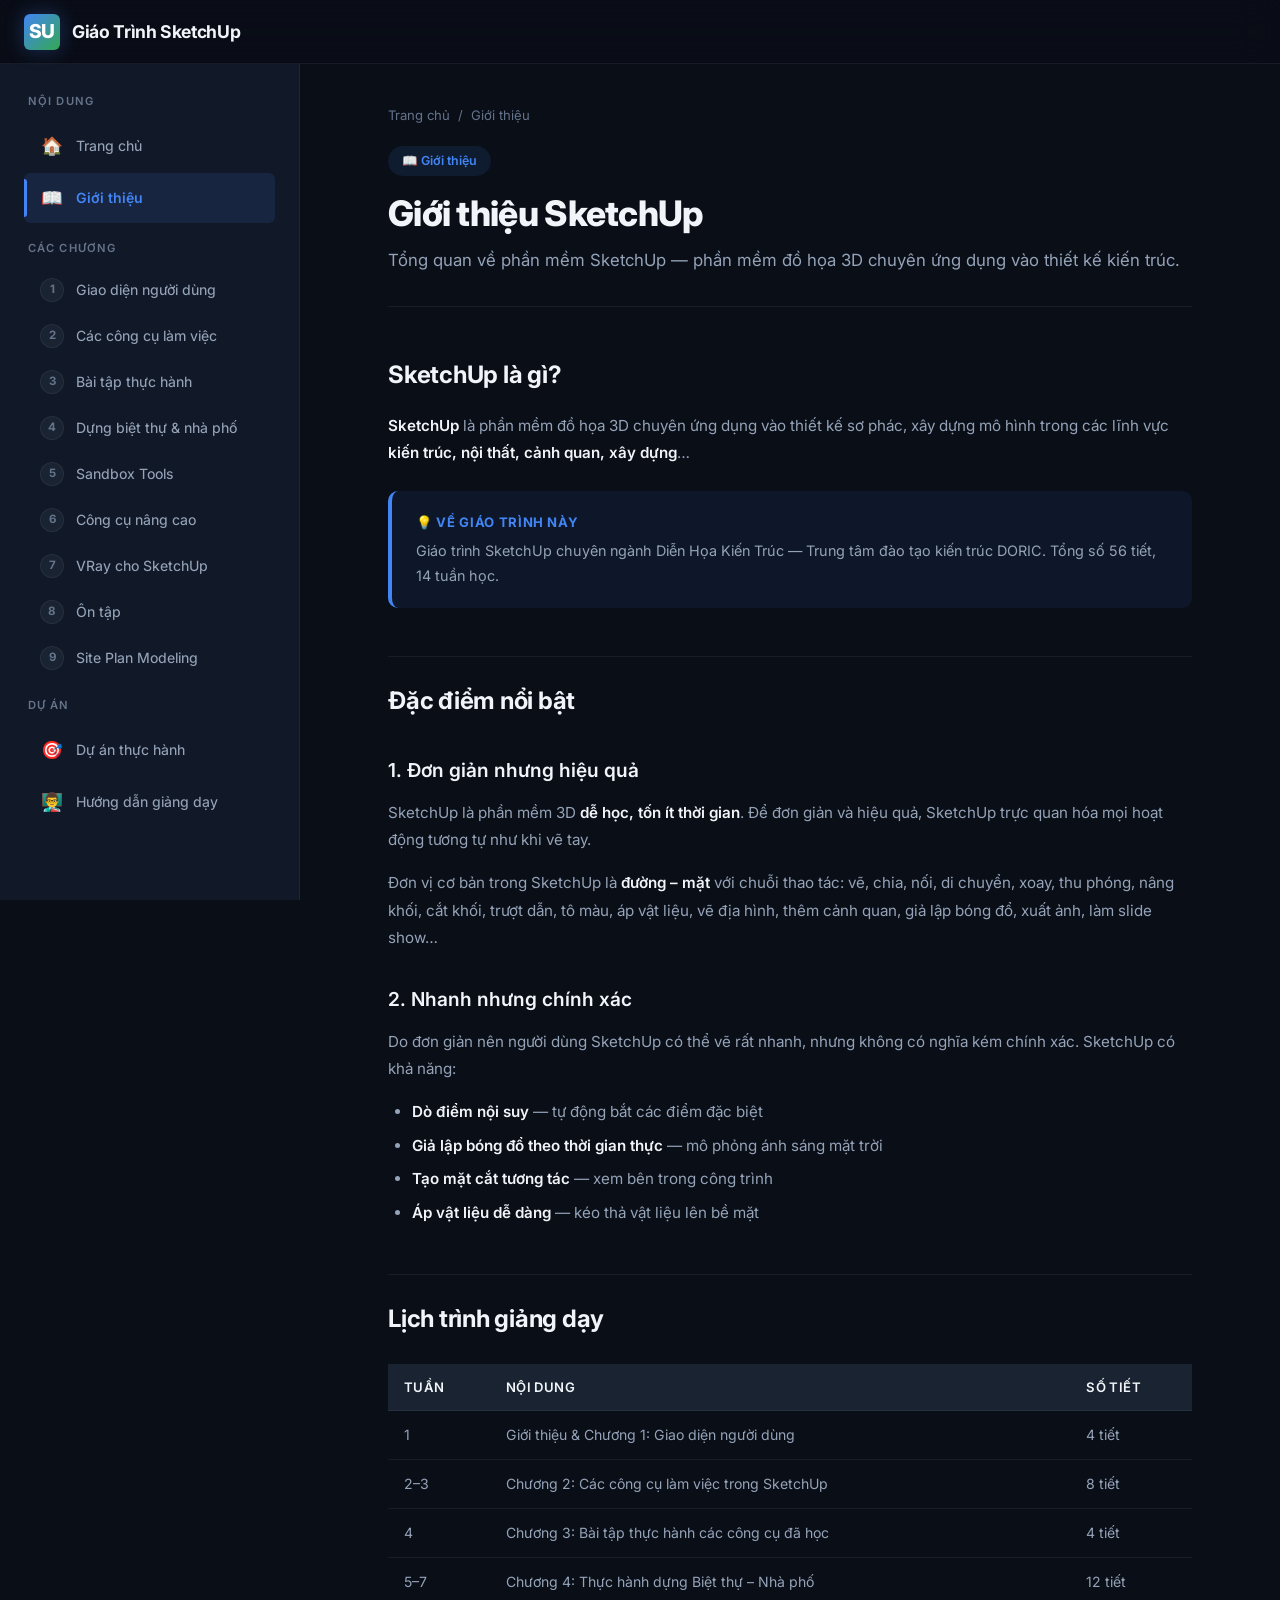
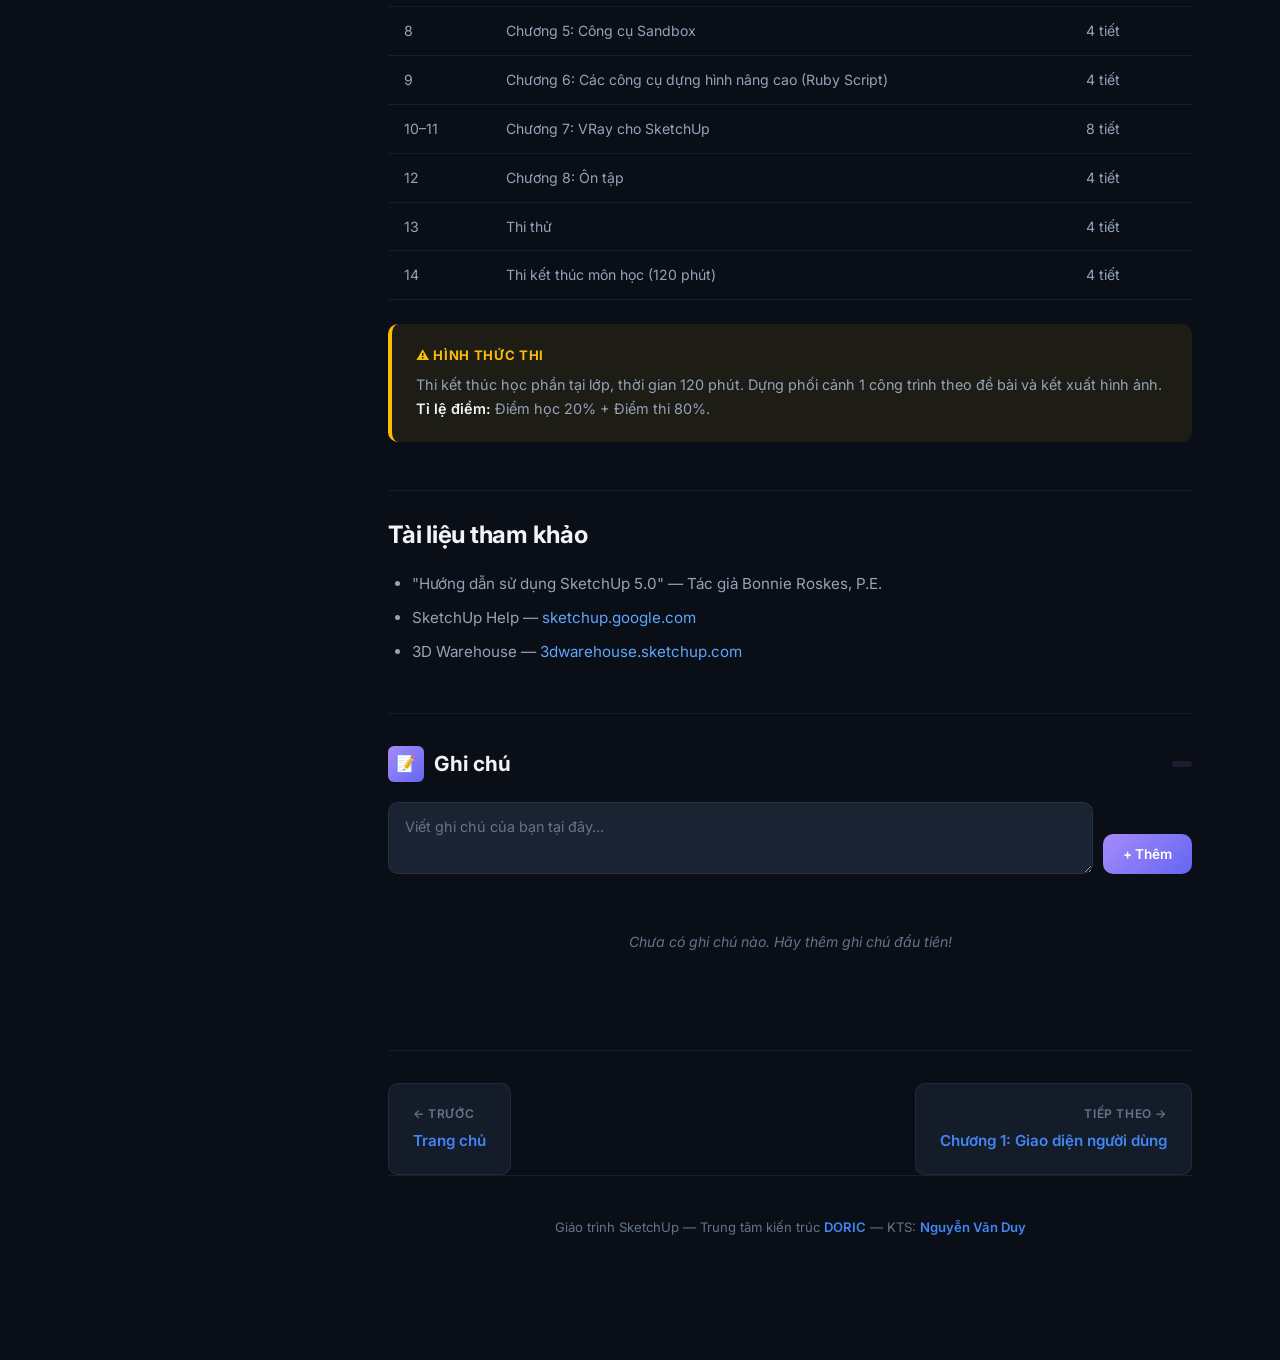
<file: chapters/gioi-thieu.html>
<!DOCTYPE html>
<html lang="vi">
<head>
  <meta charset="UTF-8">
  <meta name="viewport" content="width=device-width, initial-scale=1.0">
  <meta name="description" content="Giới thiệu tổng quan về SketchUp - phần mềm đồ họa 3D cho thiết kế kiến trúc">
  <title>Giới thiệu | Giáo Trình SketchUp</title>
  <link rel="stylesheet" href="../styles.css">
</head>
<body>
  <div class="reading-progress" id="reading-progress"></div>

  <header class="header">
    <a href="../index.html" class="header__brand">
      <div class="header__logo">SU</div>
      Giáo Trình SketchUp
    </a>
    <button class="header__toggle" id="sidebar-toggle">☰</button>
  </header>

  <div class="sidebar-overlay" id="sidebar-overlay"></div>

  <aside class="sidebar" id="sidebar">
    <div class="sidebar__section">
      <div class="sidebar__label">Nội dung</div>
      <ul class="sidebar__nav">
        <li><a href="../index.html" class="sidebar__link"><span class="sidebar__icon">🏠</span>Trang chủ</a></li>
        <li><a href="gioi-thieu.html" class="sidebar__link active"><span class="sidebar__icon">📖</span>Giới thiệu</a></li>
      </ul>
    </div>
    <div class="sidebar__section">
      <div class="sidebar__label">Các Chương</div>
      <ul class="sidebar__nav">
        <li><a href="chuong1.html" class="sidebar__link"><span class="sidebar__chapter-num">1</span>Giao diện người dùng</a></li>
        <li><a href="chuong2.html" class="sidebar__link"><span class="sidebar__chapter-num">2</span>Các công cụ làm việc</a></li>
        <li><a href="chuong3.html" class="sidebar__link"><span class="sidebar__chapter-num">3</span>Bài tập thực hành</a></li>
        <li><a href="chuong4.html" class="sidebar__link"><span class="sidebar__chapter-num">4</span>Dựng biệt thự & nhà phố</a></li>
        <li><a href="chuong5.html" class="sidebar__link"><span class="sidebar__chapter-num">5</span>Sandbox Tools</a></li>
        <li><a href="chuong6.html" class="sidebar__link"><span class="sidebar__chapter-num">6</span>Công cụ nâng cao</a></li>
        <li><a href="chuong7.html" class="sidebar__link"><span class="sidebar__chapter-num">7</span>VRay cho SketchUp</a></li>
        <li><a href="chuong8.html" class="sidebar__link"><span class="sidebar__chapter-num">8</span>Ôn tập</a></li>
              <li><a href="chuong9.html" class="sidebar__link"><span class="sidebar__chapter-num">9</span>Site Plan Modeling</a></li>
        </ul>
    </div>
  <div class="sidebar__section"><div class="sidebar__label">Dự án</div><ul class="sidebar__nav"><li><a href="du-an-thuc-hanh.html" class="sidebar__link"><span class="sidebar__icon">🎯</span>Dự án thực hành</a></li><li><a href="huong-dan-giang-day.html" class="sidebar__link"><span class="sidebar__icon">👨‍🏫</span>Hướng dẫn giảng dạy</a></li></ul></div></aside>

  <main class="main">
    <div class="content">
      <div class="chapter-header">
        <div class="chapter-header__breadcrumb">
          <a href="../index.html">Trang chủ</a> <span>/</span> <span>Giới thiệu</span>
        </div>
        <div class="chapter-header__num">📖 Giới thiệu</div>
        <h1 class="chapter-header__title">Giới thiệu SketchUp</h1>
        <p class="chapter-header__desc">Tổng quan về phần mềm SketchUp — phần mềm đồ họa 3D chuyên ứng dụng vào thiết kế kiến trúc.</p>
      </div>

      <div class="chapter-content">
        <h2>SketchUp là gì?</h2>
        <p>
          <strong>SketchUp</strong> là phần mềm đồ họa 3D chuyên ứng dụng vào thiết kế sơ phác, xây dựng 
          mô hình trong các lĩnh vực <strong>kiến trúc, nội thất, cảnh quan, xây dựng</strong>…
        </p>

        <div class="info-box info-box--note">
          <div class="info-box__title">💡 Về giáo trình này</div>
          <div class="info-box__content">
            Giáo trình SketchUp chuyên ngành Diễn Họa Kiến Trúc — Trung tâm đào tạo kiến trúc DORIC. 
            Tổng số 56 tiết, 14 tuần học.
          </div>
        </div>

        <h2>Đặc điểm nổi bật</h2>
        
        <h3>1. Đơn giản nhưng hiệu quả</h3>
        <p>
          SketchUp là phần mềm 3D <strong>dễ học, tốn ít thời gian</strong>. Để đơn giản và hiệu quả, 
          SketchUp trực quan hóa mọi hoạt động tương tự như khi vẽ tay.
        </p>
        <p>
          Đơn vị cơ bản trong SketchUp là <strong>đường – mặt</strong> với chuỗi thao tác: vẽ, chia, nối, 
          di chuyển, xoay, thu phóng, nâng khối, cắt khối, trượt dẫn, tô màu, áp vật liệu, vẽ địa hình, 
          thêm cảnh quan, giả lập bóng đổ, xuất ảnh, làm slide show…
        </p>

        <h3>2. Nhanh nhưng chính xác</h3>
        <p>
          Do đơn giản nên người dùng SketchUp có thể vẽ rất nhanh, nhưng không có nghĩa kém chính xác. 
          SketchUp có khả năng:
        </p>
        <ul>
          <li><strong>Dò điểm nội suy</strong> — tự động bắt các điểm đặc biệt</li>
          <li><strong>Giả lập bóng đổ theo thời gian thực</strong> — mô phỏng ánh sáng mặt trời</li>
          <li><strong>Tạo mặt cắt tương tác</strong> — xem bên trong công trình</li>
          <li><strong>Áp vật liệu dễ dàng</strong> — kéo thả vật liệu lên bề mặt</li>
        </ul>

        <h2>Lịch trình giảng dạy</h2>
        <table>
          <thead>
            <tr>
              <th>Tuần</th>
              <th>Nội dung</th>
              <th>Số tiết</th>
            </tr>
          </thead>
          <tbody>
            <tr>
              <td>1</td>
              <td>Giới thiệu & Chương 1: Giao diện người dùng</td>
              <td>4 tiết</td>
            </tr>
            <tr>
              <td>2–3</td>
              <td>Chương 2: Các công cụ làm việc trong SketchUp</td>
              <td>8 tiết</td>
            </tr>
            <tr>
              <td>4</td>
              <td>Chương 3: Bài tập thực hành các công cụ đã học</td>
              <td>4 tiết</td>
            </tr>
            <tr>
              <td>5–7</td>
              <td>Chương 4: Thực hành dựng Biệt thự – Nhà phố</td>
              <td>12 tiết</td>
            </tr>
            <tr>
              <td>8</td>
              <td>Chương 5: Công cụ Sandbox</td>
              <td>4 tiết</td>
            </tr>
            <tr>
              <td>9</td>
              <td>Chương 6: Các công cụ dựng hình nâng cao (Ruby Script)</td>
              <td>4 tiết</td>
            </tr>
            <tr>
              <td>10–11</td>
              <td>Chương 7: VRay cho SketchUp</td>
              <td>8 tiết</td>
            </tr>
            <tr>
              <td>12</td>
              <td>Chương 8: Ôn tập</td>
              <td>4 tiết</td>
            </tr>
            <tr>
              <td>13</td>
              <td>Thi thử</td>
              <td>4 tiết</td>
            </tr>
            <tr>
              <td>14</td>
              <td>Thi kết thúc môn học (120 phút)</td>
              <td>4 tiết</td>
            </tr>
          </tbody>
        </table>

        <div class="info-box info-box--warning">
          <div class="info-box__title">⚠️ Hình thức thi</div>
          <div class="info-box__content">
            Thi kết thúc học phần tại lớp, thời gian 120 phút. Dựng phối cảnh 1 công trình theo đề bài và kết xuất hình ảnh.<br>
            <strong>Tỉ lệ điểm:</strong> Điểm học 20% + Điểm thi 80%.
          </div>
        </div>

        <h2>Tài liệu tham khảo</h2>
        <ul>
          <li>"Hướng dẫn sử dụng SketchUp 5.0" — Tác giả Bonnie Roskes, P.E.</li>
          <li>SketchUp Help — <a href="https://sketchup.google.com" target="_blank">sketchup.google.com</a></li>
          <li>3D Warehouse — <a href="https://3dwarehouse.sketchup.com" target="_blank">3dwarehouse.sketchup.com</a></li>
        </ul>
      </div>

      <!-- Chapter Navigation -->
      <div class="chapter-nav">
        <a href="../index.html" class="chapter-nav__link chapter-nav__link--prev">
          <span class="chapter-nav__label">← Trước</span>
          <span class="chapter-nav__title">Trang chủ</span>
        </a>
        <a href="chuong1.html" class="chapter-nav__link chapter-nav__link--next">
          <span class="chapter-nav__label">Tiếp theo →</span>
          <span class="chapter-nav__title">Chương 1: Giao diện người dùng</span>
        </a>
      </div>

      <footer class="footer">
        <p class="footer__text">
          Giáo trình SketchUp — Trung tâm kiến trúc <span class="footer__author">DORIC</span> — 
          KTS: <span class="footer__author">Nguyễn Văn Duy</span>
        </p>
      </footer>
    </div>
  </main>

  <script src="../script.js"></script>
</body>
</html>
</file>
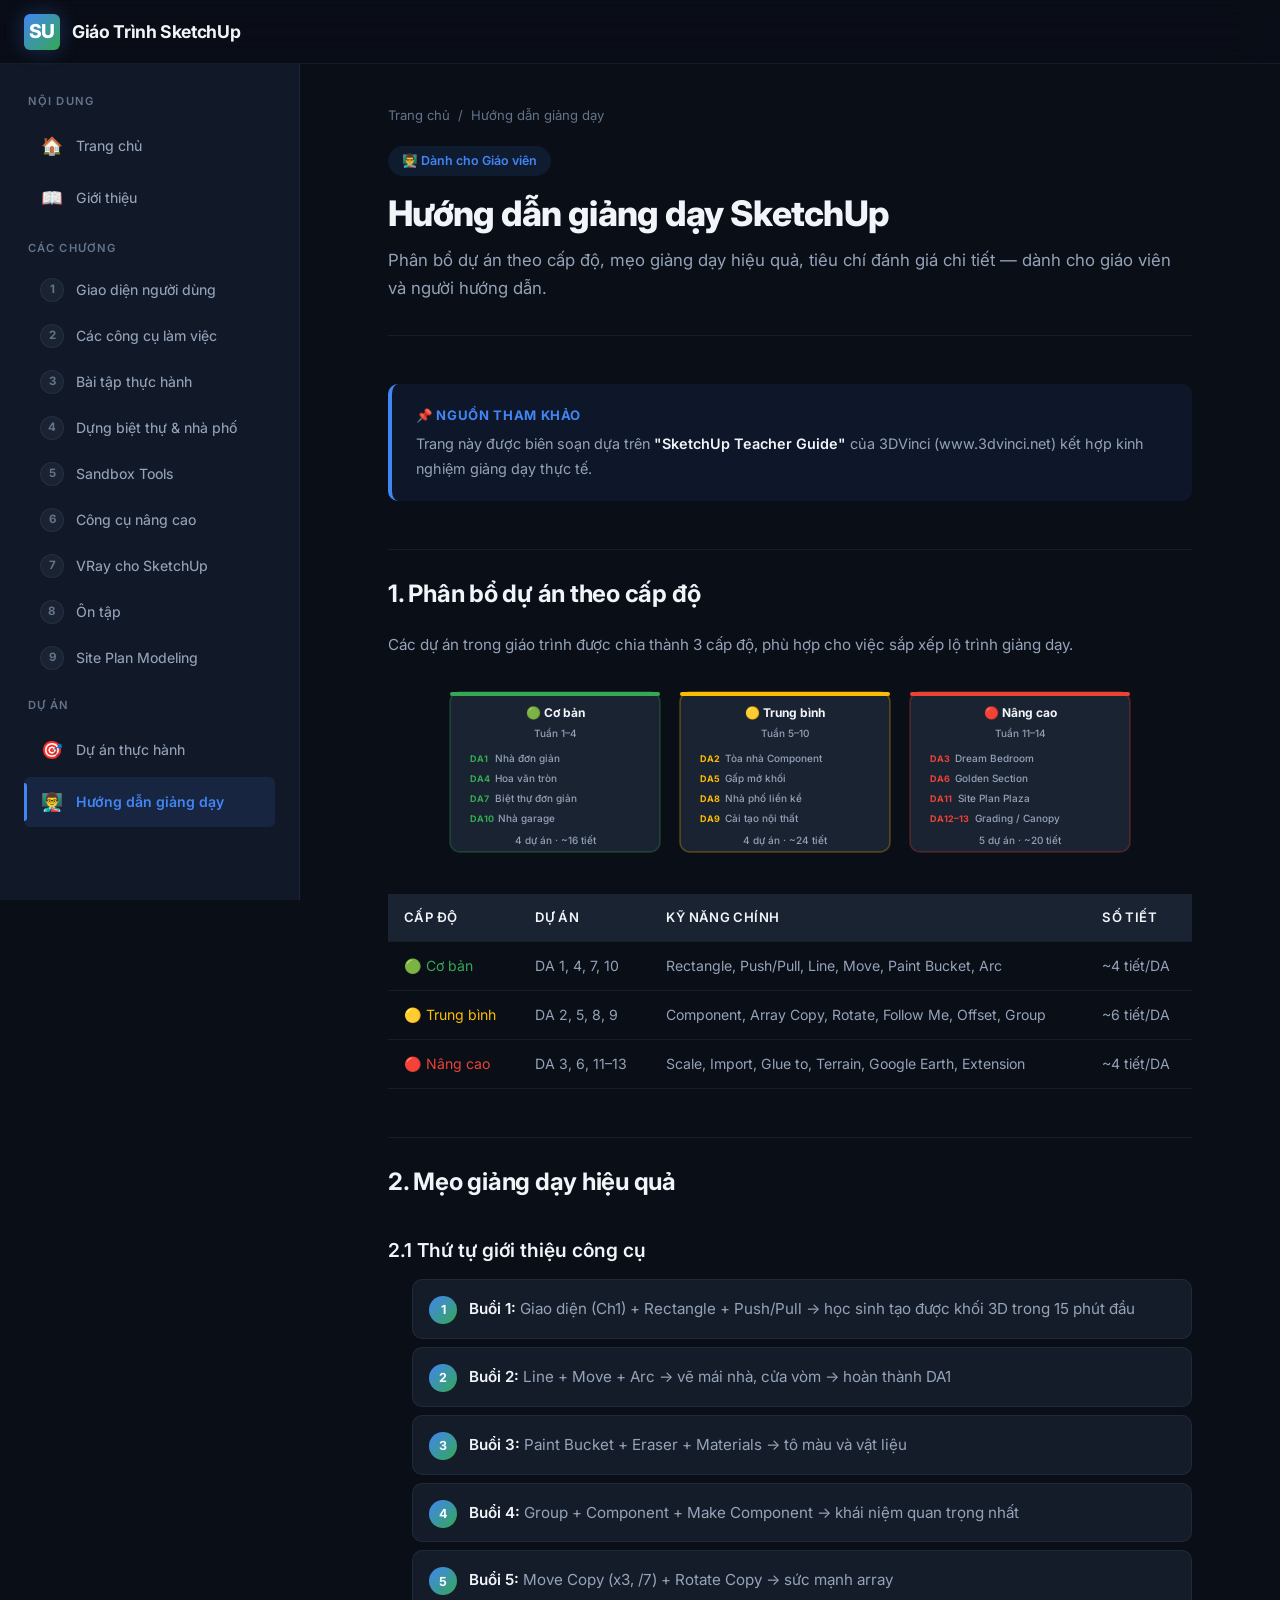
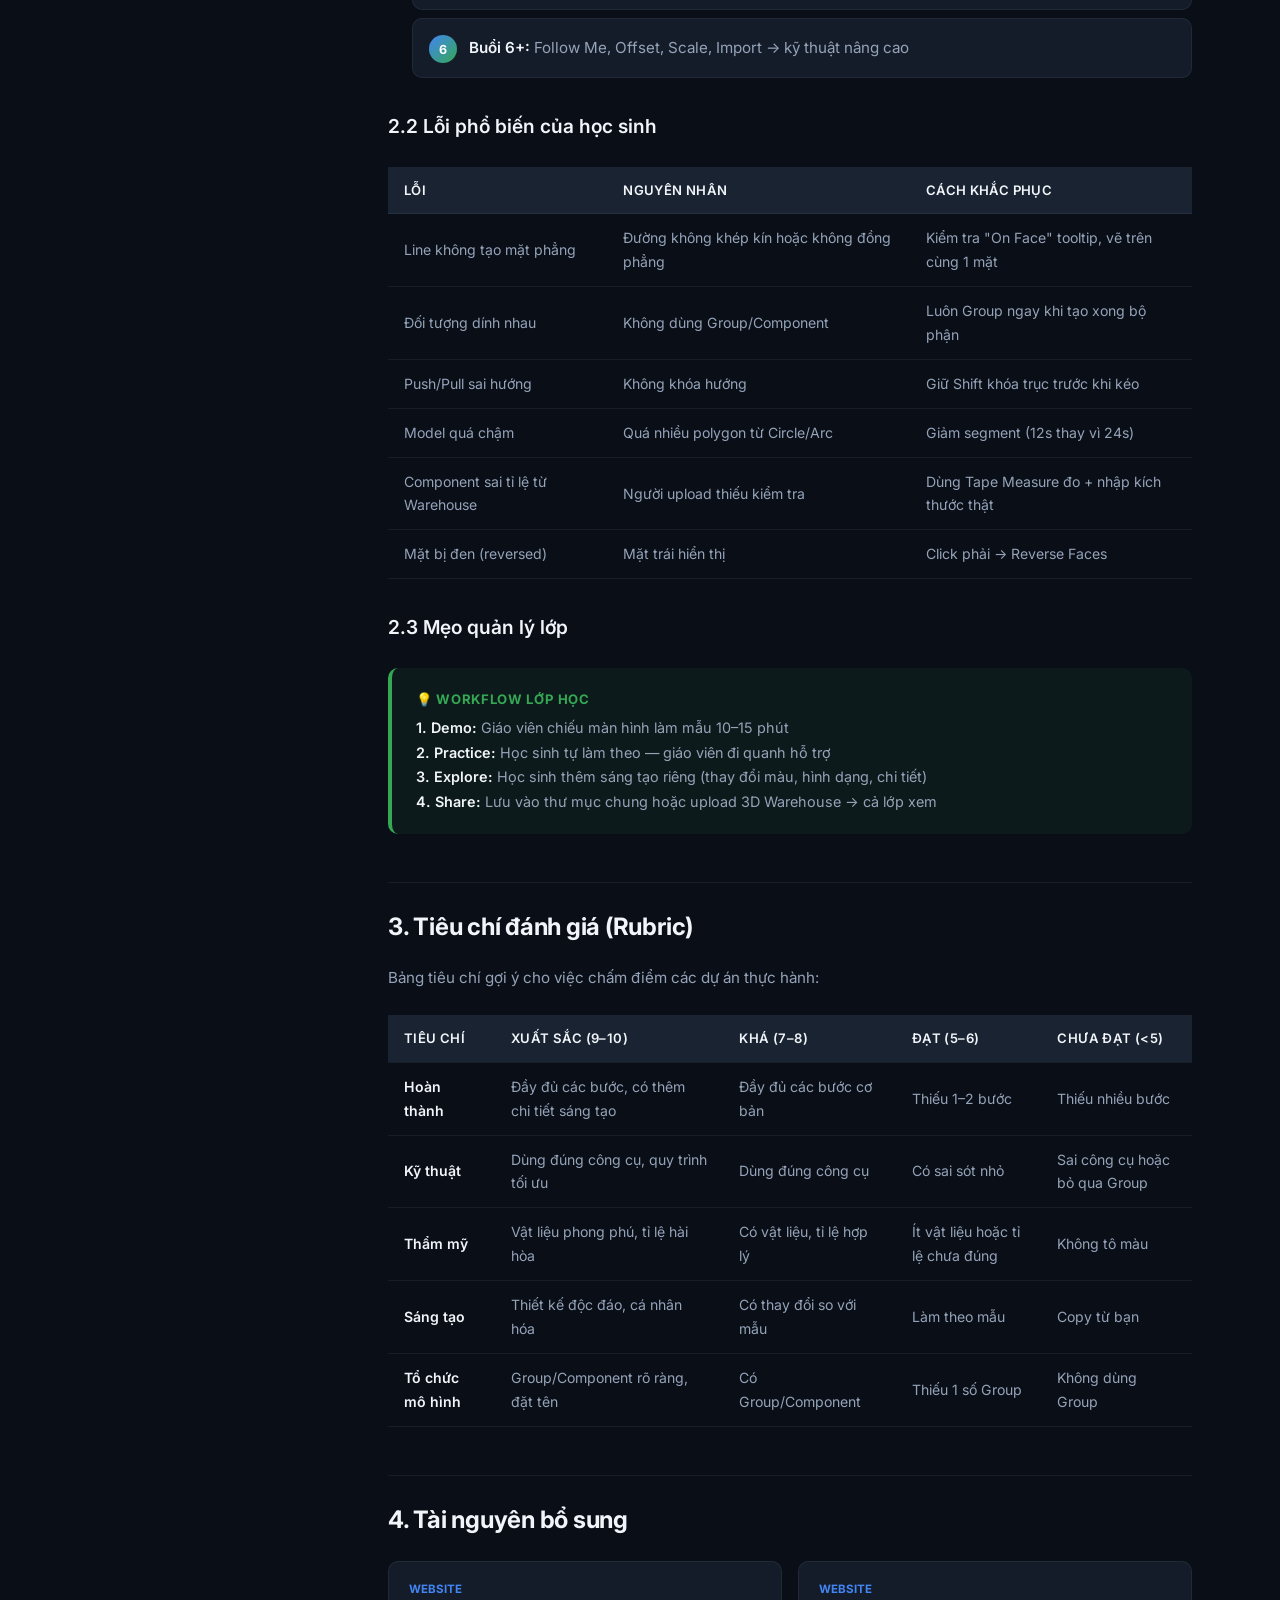
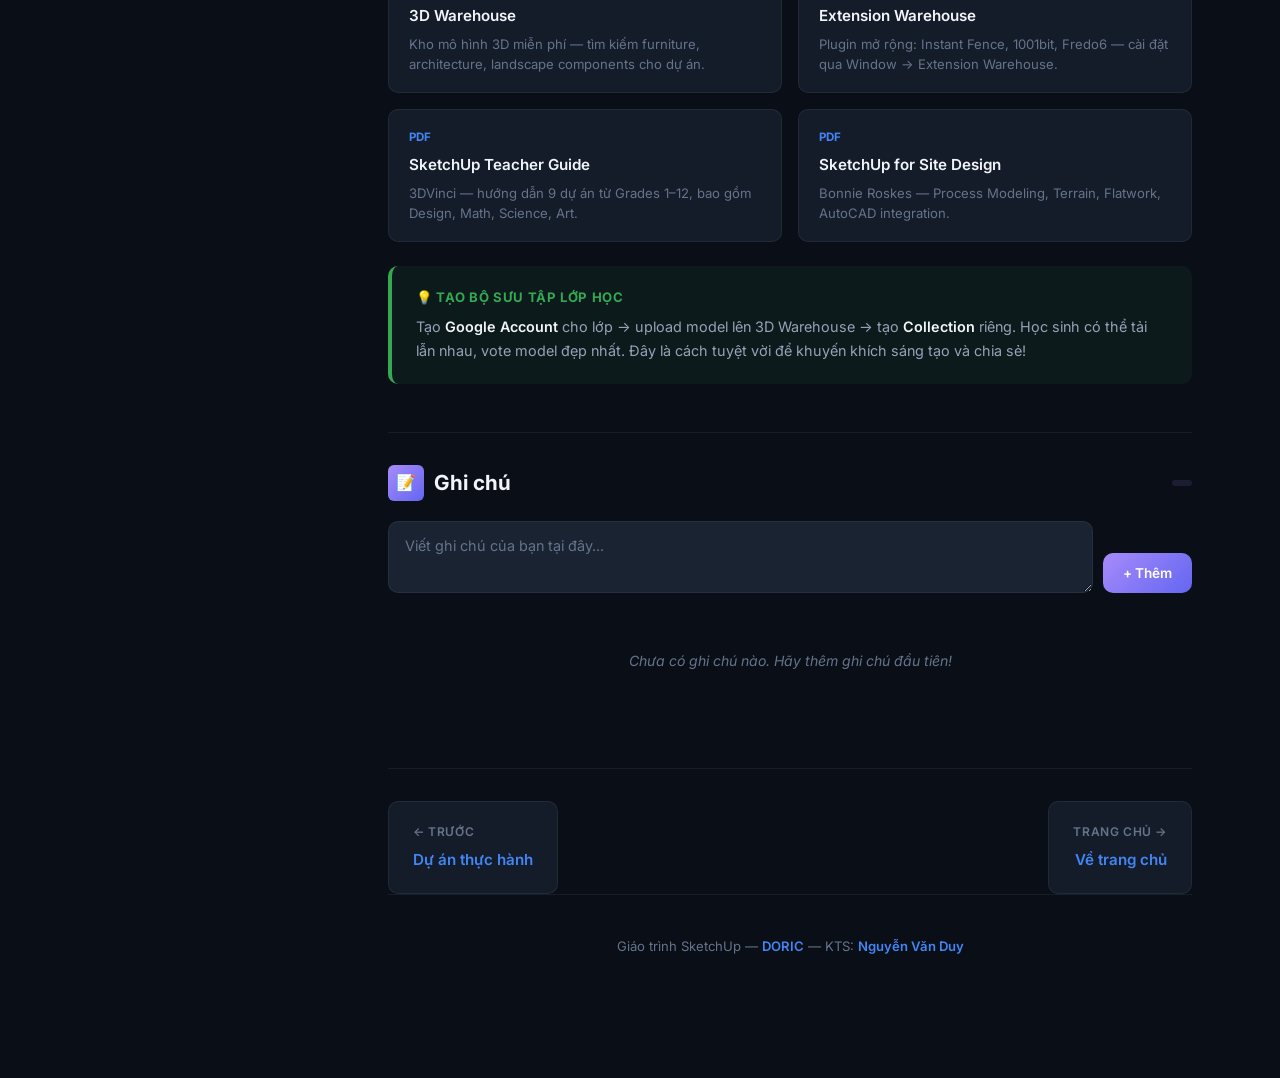
<file: chapters/huong-dan-giang-day.html>
<!DOCTYPE html>
<html lang="vi">
<head>
  <meta charset="UTF-8">
  <meta name="viewport" content="width=device-width, initial-scale=1.0">
  <meta name="description" content="Hướng dẫn giảng dạy SketchUp - Phân bổ dự án theo cấp độ, mẹo giảng dạy, rubric đánh giá">
  <title>Hướng dẫn giảng dạy | Giáo Trình SketchUp</title>
  <link rel="stylesheet" href="../styles.css">
</head>
<body>
  <div class="reading-progress" id="reading-progress"></div>
  <header class="header"><a href="../index.html" class="header__brand"><div class="header__logo">SU</div>Giáo Trình SketchUp</a><button class="header__toggle" id="sidebar-toggle">☰</button></header>
  <div class="sidebar-overlay" id="sidebar-overlay"></div>
  <aside class="sidebar" id="sidebar"><div class="sidebar__section"><div class="sidebar__label">Nội dung</div><ul class="sidebar__nav"><li><a href="../index.html" class="sidebar__link"><span class="sidebar__icon">🏠</span>Trang chủ</a></li><li><a href="gioi-thieu.html" class="sidebar__link"><span class="sidebar__icon">📖</span>Giới thiệu</a></li></ul></div><div class="sidebar__section"><div class="sidebar__label">Các Chương</div><ul class="sidebar__nav"><li><a href="chuong1.html" class="sidebar__link"><span class="sidebar__chapter-num">1</span>Giao diện người dùng</a></li><li><a href="chuong2.html" class="sidebar__link"><span class="sidebar__chapter-num">2</span>Các công cụ làm việc</a></li><li><a href="chuong3.html" class="sidebar__link"><span class="sidebar__chapter-num">3</span>Bài tập thực hành</a></li><li><a href="chuong4.html" class="sidebar__link"><span class="sidebar__chapter-num">4</span>Dựng biệt thự &amp; nhà phố</a></li><li><a href="chuong5.html" class="sidebar__link"><span class="sidebar__chapter-num">5</span>Sandbox Tools</a></li><li><a href="chuong6.html" class="sidebar__link"><span class="sidebar__chapter-num">6</span>Công cụ nâng cao</a></li><li><a href="chuong7.html" class="sidebar__link"><span class="sidebar__chapter-num">7</span>VRay cho SketchUp</a></li><li><a href="chuong8.html" class="sidebar__link"><span class="sidebar__chapter-num">8</span>Ôn tập</a></li><li><a href="chuong9.html" class="sidebar__link"><span class="sidebar__chapter-num">9</span>Site Plan Modeling</a></li></ul></div><div class="sidebar__section"><div class="sidebar__label">Dự án</div><ul class="sidebar__nav"><li><a href="du-an-thuc-hanh.html" class="sidebar__link"><span class="sidebar__icon">🎯</span>Dự án thực hành</a></li><li><a href="huong-dan-giang-day.html" class="sidebar__link active"><span class="sidebar__icon">👨‍🏫</span>Hướng dẫn giảng dạy</a></li></ul></div></aside>

  <main class="main">
    <div class="content">
      <div class="chapter-header">
        <div class="chapter-header__breadcrumb"><a href="../index.html">Trang chủ</a> <span>/</span> <span>Hướng dẫn giảng dạy</span></div>
        <div class="chapter-header__num">👨‍🏫 Dành cho Giáo viên</div>
        <h1 class="chapter-header__title">Hướng dẫn giảng dạy SketchUp</h1>
        <p class="chapter-header__desc">Phân bổ dự án theo cấp độ, mẹo giảng dạy hiệu quả, tiêu chí đánh giá chi tiết — dành cho giáo viên và người hướng dẫn.</p>
      </div>

      <div class="chapter-content">
        <div class="info-box info-box--note">
          <div class="info-box__title">📌 Nguồn tham khảo</div>
          <div class="info-box__content">
            Trang này được biên soạn dựa trên <strong>"SketchUp Teacher Guide"</strong> của 3DVinci (www.3dvinci.net) kết hợp kinh nghiệm giảng dạy thực tế.
          </div>
        </div>

        <!-- ═══ 1. PHÂN BỔ DỰ ÁN ═══ -->
        <h2 id="phan-bo">1. Phân bổ dự án theo cấp độ</h2>
        <p>Các dự án trong giáo trình được chia thành 3 cấp độ, phù hợp cho việc sắp xếp lộ trình giảng dạy.</p>

        <!-- SVG: Level distribution -->
        <div style="text-align:center; margin: 24px 0;">
          <svg viewBox="0 0 700 180" width="100%" style="max-width:700px;" xmlns="http://www.w3.org/2000/svg">
            <style>
              .lvl-h{font:700 12px 'Inter',sans-serif;fill:#f1f5f9;}
              .lvl-t{font:500 10px 'Inter',sans-serif;fill:#94a3b8;}
              .lvl-n{font:700 9px 'Inter',sans-serif;}
            </style>
            <!-- Beginner -->
            <rect x="10" y="10" width="210" height="160" rx="10" fill="#1a2332" stroke="rgba(52,168,83,0.3)" stroke-width="1.5"/>
            <rect x="10" y="10" width="210" height="4" rx="2" fill="#34a853"/>
            <text x="115" y="35" class="lvl-h" text-anchor="middle">🟢 Cơ bản</text>
            <text x="115" y="55" class="lvl-t" text-anchor="middle">Tuần 1–4</text>
            <text x="30" y="80" class="lvl-n" fill="#34a853">DA1</text><text x="55" y="80" class="lvl-t">Nhà đơn giản</text>
            <text x="30" y="100" class="lvl-n" fill="#34a853">DA4</text><text x="55" y="100" class="lvl-t">Hoa văn tròn</text>
            <text x="30" y="120" class="lvl-n" fill="#34a853">DA7</text><text x="55" y="120" class="lvl-t">Biệt thự đơn giản</text>
            <text x="30" y="140" class="lvl-n" fill="#34a853">DA10</text><text x="58" y="140" class="lvl-t">Nhà garage</text>
            <text x="115" y="162" class="lvl-t" text-anchor="middle" font-size="9">4 dự án · ~16 tiết</text>
            <!-- Intermediate -->
            <rect x="240" y="10" width="210" height="160" rx="10" fill="#1a2332" stroke="rgba(251,188,4,0.3)" stroke-width="1.5"/>
            <rect x="240" y="10" width="210" height="4" rx="2" fill="#fbbc04"/>
            <text x="345" y="35" class="lvl-h" text-anchor="middle">🟡 Trung bình</text>
            <text x="345" y="55" class="lvl-t" text-anchor="middle">Tuần 5–10</text>
            <text x="260" y="80" class="lvl-n" fill="#fbbc04">DA2</text><text x="285" y="80" class="lvl-t">Tòa nhà Component</text>
            <text x="260" y="100" class="lvl-n" fill="#fbbc04">DA5</text><text x="285" y="100" class="lvl-t">Gấp mở khối</text>
            <text x="260" y="120" class="lvl-n" fill="#fbbc04">DA8</text><text x="285" y="120" class="lvl-t">Nhà phố liền kề</text>
            <text x="260" y="140" class="lvl-n" fill="#fbbc04">DA9</text><text x="285" y="140" class="lvl-t">Cải tạo nội thất</text>
            <text x="345" y="162" class="lvl-t" text-anchor="middle" font-size="9">4 dự án · ~24 tiết</text>
            <!-- Advanced -->
            <rect x="470" y="10" width="220" height="160" rx="10" fill="#1a2332" stroke="rgba(234,67,53,0.3)" stroke-width="1.5"/>
            <rect x="470" y="10" width="220" height="4" rx="2" fill="#ea4335"/>
            <text x="580" y="35" class="lvl-h" text-anchor="middle">🔴 Nâng cao</text>
            <text x="580" y="55" class="lvl-t" text-anchor="middle">Tuần 11–14</text>
            <text x="490" y="80" class="lvl-n" fill="#ea4335">DA3</text><text x="515" y="80" class="lvl-t">Dream Bedroom</text>
            <text x="490" y="100" class="lvl-n" fill="#ea4335">DA6</text><text x="515" y="100" class="lvl-t">Golden Section</text>
            <text x="490" y="120" class="lvl-n" fill="#ea4335">DA11</text><text x="518" y="120" class="lvl-t">Site Plan Plaza</text>
            <text x="490" y="140" class="lvl-n" fill="#ea4335">DA12–13</text><text x="535" y="140" class="lvl-t">Grading / Canopy</text>
            <text x="580" y="162" class="lvl-t" text-anchor="middle" font-size="9">5 dự án · ~20 tiết</text>
          </svg>
        </div>

        <table>
          <thead>
            <tr><th>Cấp độ</th><th>Dự án</th><th>Kỹ năng chính</th><th>Số tiết</th></tr>
          </thead>
          <tbody>
            <tr><td><span style="color:#34a853;">🟢 Cơ bản</span></td><td>DA 1, 4, 7, 10</td><td>Rectangle, Push/Pull, Line, Move, Paint Bucket, Arc</td><td>~4 tiết/DA</td></tr>
            <tr><td><span style="color:#fbbc04;">🟡 Trung bình</span></td><td>DA 2, 5, 8, 9</td><td>Component, Array Copy, Rotate, Follow Me, Offset, Group</td><td>~6 tiết/DA</td></tr>
            <tr><td><span style="color:#ea4335;">🔴 Nâng cao</span></td><td>DA 3, 6, 11–13</td><td>Scale, Import, Glue to, Terrain, Google Earth, Extension</td><td>~4 tiết/DA</td></tr>
          </tbody>
        </table>

        <!-- ═══ 2. MẸO GIẢNG DẠY ═══ -->
        <h2 id="meo">2. Mẹo giảng dạy hiệu quả</h2>

        <h3>2.1 Thứ tự giới thiệu công cụ</h3>
        <ol class="steps">
          <li><strong>Buổi 1:</strong> Giao diện (Ch1) + Rectangle + Push/Pull → học sinh tạo được khối 3D trong 15 phút đầu</li>
          <li><strong>Buổi 2:</strong> Line + Move + Arc → vẽ mái nhà, cửa vòm → hoàn thành DA1</li>
          <li><strong>Buổi 3:</strong> Paint Bucket + Eraser + Materials → tô màu và vật liệu</li>
          <li><strong>Buổi 4:</strong> Group + Component + Make Component → khái niệm quan trọng nhất</li>
          <li><strong>Buổi 5:</strong> Move Copy (x3, /7) + Rotate Copy → sức mạnh array</li>
          <li><strong>Buổi 6+:</strong> Follow Me, Offset, Scale, Import → kỹ thuật nâng cao</li>
        </ol>

        <h3>2.2 Lỗi phổ biến của học sinh</h3>
        <table>
          <thead>
            <tr><th>Lỗi</th><th>Nguyên nhân</th><th>Cách khắc phục</th></tr>
          </thead>
          <tbody>
            <tr><td>Line không tạo mặt phẳng</td><td>Đường không khép kín hoặc không đồng phẳng</td><td>Kiểm tra "On Face" tooltip, vẽ trên cùng 1 mặt</td></tr>
            <tr><td>Đối tượng dính nhau</td><td>Không dùng Group/Component</td><td>Luôn Group ngay khi tạo xong bộ phận</td></tr>
            <tr><td>Push/Pull sai hướng</td><td>Không khóa hướng</td><td>Giữ Shift khóa trục trước khi kéo</td></tr>
            <tr><td>Model quá chậm</td><td>Quá nhiều polygon từ Circle/Arc</td><td>Giảm segment (12s thay vì 24s)</td></tr>
            <tr><td>Component sai tỉ lệ từ Warehouse</td><td>Người upload thiếu kiểm tra</td><td>Dùng Tape Measure đo + nhập kích thước thật</td></tr>
            <tr><td>Mặt bị đen (reversed)</td><td>Mặt trái hiển thị</td><td>Click phải → Reverse Faces</td></tr>
          </tbody>
        </table>

        <h3>2.3 Mẹo quản lý lớp</h3>
        <div class="info-box info-box--tip">
          <div class="info-box__title">💡 Workflow lớp học</div>
          <div class="info-box__content">
            <strong>1. Demo:</strong> Giáo viên chiếu màn hình làm mẫu 10–15 phút<br>
            <strong>2. Practice:</strong> Học sinh tự làm theo — giáo viên đi quanh hỗ trợ<br>
            <strong>3. Explore:</strong> Học sinh thêm sáng tạo riêng (thay đổi màu, hình dạng, chi tiết)<br>
            <strong>4. Share:</strong> Lưu vào thư mục chung hoặc upload 3D Warehouse → cả lớp xem
          </div>
        </div>

        <!-- ═══ 3. RUBRIC ═══ -->
        <h2 id="rubric">3. Tiêu chí đánh giá (Rubric)</h2>
        <p>Bảng tiêu chí gợi ý cho việc chấm điểm các dự án thực hành:</p>

        <table>
          <thead>
            <tr><th>Tiêu chí</th><th>Xuất sắc (9–10)</th><th>Khá (7–8)</th><th>Đạt (5–6)</th><th>Chưa đạt (&lt;5)</th></tr>
          </thead>
          <tbody>
            <tr>
              <td><strong>Hoàn thành</strong></td>
              <td>Đầy đủ các bước, có thêm chi tiết sáng tạo</td>
              <td>Đầy đủ các bước cơ bản</td>
              <td>Thiếu 1–2 bước</td>
              <td>Thiếu nhiều bước</td>
            </tr>
            <tr>
              <td><strong>Kỹ thuật</strong></td>
              <td>Dùng đúng công cụ, quy trình tối ưu</td>
              <td>Dùng đúng công cụ</td>
              <td>Có sai sót nhỏ</td>
              <td>Sai công cụ hoặc bỏ qua Group</td>
            </tr>
            <tr>
              <td><strong>Thẩm mỹ</strong></td>
              <td>Vật liệu phong phú, tỉ lệ hài hòa</td>
              <td>Có vật liệu, tỉ lệ hợp lý</td>
              <td>Ít vật liệu hoặc tỉ lệ chưa đúng</td>
              <td>Không tô màu</td>
            </tr>
            <tr>
              <td><strong>Sáng tạo</strong></td>
              <td>Thiết kế độc đáo, cá nhân hóa</td>
              <td>Có thay đổi so với mẫu</td>
              <td>Làm theo mẫu</td>
              <td>Copy từ bạn</td>
            </tr>
            <tr>
              <td><strong>Tổ chức mô hình</strong></td>
              <td>Group/Component rõ ràng, đặt tên</td>
              <td>Có Group/Component</td>
              <td>Thiếu 1 số Group</td>
              <td>Không dùng Group</td>
            </tr>
          </tbody>
        </table>

        <!-- ═══ 4. TÀI NGUYÊN ═══ -->
        <h2 id="tai-nguyen">4. Tài nguyên bổ sung</h2>

        <div class="plugin-grid">
          <div class="plugin-item">
            <div class="plugin-item__num">WEBSITE</div>
            <div class="plugin-item__name">3D Warehouse</div>
            <div class="plugin-item__desc">Kho mô hình 3D miễn phí — tìm kiếm furniture, architecture, landscape components cho dự án.</div>
          </div>
          <div class="plugin-item">
            <div class="plugin-item__num">WEBSITE</div>
            <div class="plugin-item__name">Extension Warehouse</div>
            <div class="plugin-item__desc">Plugin mở rộng: Instant Fence, 1001bit, Fredo6 — cài đặt qua Window → Extension Warehouse.</div>
          </div>
          <div class="plugin-item">
            <div class="plugin-item__num">PDF</div>
            <div class="plugin-item__name">SketchUp Teacher Guide</div>
            <div class="plugin-item__desc">3DVinci — hướng dẫn 9 dự án từ Grades 1–12, bao gồm Design, Math, Science, Art.</div>
          </div>
          <div class="plugin-item">
            <div class="plugin-item__num">PDF</div>
            <div class="plugin-item__name">SketchUp for Site Design</div>
            <div class="plugin-item__desc">Bonnie Roskes — Process Modeling, Terrain, Flatwork, AutoCAD integration.</div>
          </div>
        </div>

        <div class="info-box info-box--tip">
          <div class="info-box__title">💡 Tạo bộ sưu tập lớp học</div>
          <div class="info-box__content">
            Tạo <strong>Google Account</strong> cho lớp → upload model lên 3D Warehouse → tạo <strong>Collection</strong> riêng. Học sinh có thể tải lẫn nhau, vote model đẹp nhất. Đây là cách tuyệt vời để khuyến khích sáng tạo và chia sẻ!
          </div>
        </div>
      </div>

      <div class="chapter-nav">
        <a href="du-an-thuc-hanh.html" class="chapter-nav__link chapter-nav__link--prev"><span class="chapter-nav__label">← Trước</span><span class="chapter-nav__title">Dự án thực hành</span></a>
        <a href="../index.html" class="chapter-nav__link chapter-nav__link--next"><span class="chapter-nav__label">Trang chủ →</span><span class="chapter-nav__title">Về trang chủ</span></a>
      </div>
      <footer class="footer"><p class="footer__text">Giáo trình SketchUp — <span class="footer__author">DORIC</span> — KTS: <span class="footer__author">Nguyễn Văn Duy</span></p></footer>
    </div>
  </main>
  <script src="../script.js"></script>
</body>
</html>
</file>
<file: styles.css>
/* ============================================
   GIÁO TRÌNH SKETCHUP - DESIGN SYSTEM
   ============================================ */

@import url('https://fonts.googleapis.com/css2?family=Inter:wght@300;400;500;600;700;800&family=JetBrains+Mono:wght@400;500&display=swap');

/* ── CSS Custom Properties ── */
:root {
  /* Colors - Dark Theme */
  --bg-primary: #0a0e17;
  --bg-secondary: #111827;
  --bg-tertiary: #1a2332;
  --bg-card: rgba(26, 35, 50, 0.7);
  --bg-glass: rgba(17, 24, 39, 0.6);
  --bg-hover: rgba(66, 133, 244, 0.08);
  
  /* SketchUp Brand Colors */
  --accent-primary: #4285f4;
  --accent-secondary: #34a853;
  --accent-warning: #fbbc04;
  --accent-danger: #ea4335;
  --accent-purple: #a78bfa;
  --accent-cyan: #22d3ee;
  --accent-gradient: linear-gradient(135deg, #4285f4, #34a853);
  --accent-glow: 0 0 20px rgba(66, 133, 244, 0.3);
  
  /* Text Colors */
  --text-primary: #f1f5f9;
  --text-secondary: #94a3b8;
  --text-muted: #64748b;
  --text-accent: #60a5fa;
  
  /* Borders */
  --border-color: rgba(148, 163, 184, 0.1);
  --border-hover: rgba(66, 133, 244, 0.3);
  
  /* Spacing */
  --sidebar-width: 300px;
  --header-height: 64px;
  --content-max-width: 900px;
  
  /* Transitions */
  --transition-fast: 150ms cubic-bezier(0.4, 0, 0.2, 1);
  --transition-base: 250ms cubic-bezier(0.4, 0, 0.2, 1);
  --transition-slow: 400ms cubic-bezier(0.4, 0, 0.2, 1);
  
  /* Radius */
  --radius-sm: 6px;
  --radius-md: 10px;
  --radius-lg: 16px;
  --radius-xl: 24px;
  
  /* Shadows */
  --shadow-sm: 0 1px 3px rgba(0, 0, 0, 0.3);
  --shadow-md: 0 4px 12px rgba(0, 0, 0, 0.4);
  --shadow-lg: 0 10px 30px rgba(0, 0, 0, 0.5);
  --shadow-glow: 0 0 40px rgba(66, 133, 244, 0.15);
}

/* ── Reset & Base ── */
*, *::before, *::after {
  margin: 0;
  padding: 0;
  box-sizing: border-box;
}

html {
  scroll-behavior: smooth;
  font-size: 16px;
}

body {
  font-family: 'Inter', -apple-system, BlinkMacSystemFont, sans-serif;
  background: var(--bg-primary);
  color: var(--text-primary);
  line-height: 1.7;
  min-height: 100vh;
  overflow-x: hidden;
  -webkit-font-smoothing: antialiased;
}

::selection {
  background: rgba(66, 133, 244, 0.3);
  color: var(--text-primary);
}

::-webkit-scrollbar {
  width: 6px;
}
::-webkit-scrollbar-track {
  background: var(--bg-primary);
}
::-webkit-scrollbar-thumb {
  background: var(--text-muted);
  border-radius: 3px;
}
::-webkit-scrollbar-thumb:hover {
  background: var(--text-secondary);
}

a {
  color: var(--text-accent);
  text-decoration: none;
  transition: color var(--transition-fast);
}
a:hover {
  color: var(--accent-primary);
}

img {
  max-width: 100%;
  height: auto;
}

/* ── Progress Bar ── */
.reading-progress {
  position: fixed;
  top: 0;
  left: 0;
  width: 0%;
  height: 3px;
  background: var(--accent-gradient);
  z-index: 10000;
  transition: width 100ms linear;
  box-shadow: 0 0 10px rgba(66, 133, 244, 0.5);
}

/* ── Header ── */
.header {
  position: fixed;
  top: 0;
  left: 0;
  right: 0;
  height: var(--header-height);
  background: rgba(10, 14, 23, 0.85);
  backdrop-filter: blur(20px);
  -webkit-backdrop-filter: blur(20px);
  border-bottom: 1px solid var(--border-color);
  z-index: 1000;
  display: flex;
  align-items: center;
  padding: 0 24px;
}

.header__brand {
  display: flex;
  align-items: center;
  gap: 12px;
  font-weight: 700;
  font-size: 1.1rem;
  letter-spacing: -0.02em;
  color: var(--text-primary);
  text-decoration: none;
}

.header__logo {
  width: 36px;
  height: 36px;
  background: var(--accent-gradient);
  border-radius: var(--radius-sm);
  display: flex;
  align-items: center;
  justify-content: center;
  font-size: 1.2rem;
  font-weight: 800;
  color: white;
  box-shadow: var(--accent-glow);
}

.header__toggle {
  display: none;
  background: none;
  border: none;
  color: var(--text-primary);
  cursor: pointer;
  padding: 8px;
  margin-left: auto;
  font-size: 1.5rem;
  line-height: 1;
}

/* ── Sidebar ── */
.sidebar {
  position: fixed;
  top: var(--header-height);
  left: 0;
  width: var(--sidebar-width);
  height: calc(100vh - var(--header-height));
  background: var(--bg-secondary);
  border-right: 1px solid var(--border-color);
  overflow-y: auto;
  z-index: 900;
  padding: 20px 0;
  transition: transform var(--transition-base);
}

.sidebar__section {
  padding: 0 16px;
  margin-bottom: 8px;
}

.sidebar__label {
  font-size: 0.7rem;
  font-weight: 600;
  text-transform: uppercase;
  letter-spacing: 0.1em;
  color: var(--text-muted);
  padding: 8px 12px;
}

.sidebar__nav {
  list-style: none;
}

.sidebar__link {
  display: flex;
  align-items: center;
  gap: 12px;
  padding: 10px 16px;
  margin: 2px 8px;
  border-radius: var(--radius-sm);
  color: var(--text-secondary);
  font-size: 0.88rem;
  font-weight: 450;
  transition: all var(--transition-fast);
  text-decoration: none;
  position: relative;
}

.sidebar__link:hover {
  background: var(--bg-hover);
  color: var(--text-primary);
}

.sidebar__link.active {
  background: rgba(66, 133, 244, 0.12);
  color: var(--accent-primary);
  font-weight: 600;
}

.sidebar__link.active::before {
  content: '';
  position: absolute;
  left: 0;
  top: 6px;
  bottom: 6px;
  width: 3px;
  background: var(--accent-primary);
  border-radius: 0 3px 3px 0;
}

.sidebar__icon {
  font-size: 1.1rem;
  width: 24px;
  text-align: center;
  flex-shrink: 0;
}

.sidebar__chapter-num {
  display: inline-flex;
  align-items: center;
  justify-content: center;
  width: 24px;
  height: 24px;
  background: var(--bg-tertiary);
  border-radius: 50%;
  font-size: 0.72rem;
  font-weight: 700;
  color: var(--text-muted);
  flex-shrink: 0;
  border: 1px solid var(--border-color);
}

.sidebar__link.active .sidebar__chapter-num {
  background: var(--accent-primary);
  color: white;
  border-color: var(--accent-primary);
}

/* ── Main Content ── */
.main {
  margin-left: var(--sidebar-width);
  margin-top: var(--header-height);
  min-height: calc(100vh - var(--header-height));
}

.content {
  max-width: var(--content-max-width);
  margin: 0 auto;
  padding: 40px 48px 80px;
}

/* ── Landing Page ── */
.hero {
  text-align: center;
  padding: 80px 0 60px;
  position: relative;
}

.hero__badge {
  display: inline-flex;
  align-items: center;
  gap: 8px;
  padding: 6px 16px;
  background: rgba(66, 133, 244, 0.1);
  border: 1px solid rgba(66, 133, 244, 0.2);
  border-radius: 100px;
  font-size: 0.8rem;
  color: var(--accent-primary);
  font-weight: 500;
  margin-bottom: 24px;
}

.hero__title {
  font-size: 3rem;
  font-weight: 800;
  letter-spacing: -0.03em;
  line-height: 1.15;
  margin-bottom: 20px;
  background: linear-gradient(135deg, var(--text-primary) 0%, var(--text-secondary) 100%);
  -webkit-background-clip: text;
  -webkit-text-fill-color: transparent;
  background-clip: text;
}

.hero__title span {
  background: var(--accent-gradient);
  -webkit-background-clip: text;
  -webkit-text-fill-color: transparent;
  background-clip: text;
}

.hero__subtitle {
  font-size: 1.15rem;
  color: var(--text-secondary);
  max-width: 600px;
  margin: 0 auto 40px;
  line-height: 1.7;
}

.hero__stats {
  display: flex;
  justify-content: center;
  gap: 48px;
  margin-top: 40px;
}

.hero__stat {
  text-align: center;
}

.hero__stat-value {
  font-size: 2rem;
  font-weight: 800;
  color: var(--accent-primary);
}

.hero__stat-label {
  font-size: 0.82rem;
  color: var(--text-muted);
  margin-top: 4px;
}

/* ── Chapter Cards ── */
.chapters-grid {
  display: grid;
  grid-template-columns: repeat(auto-fill, minmax(320px, 1fr));
  gap: 20px;
  margin-top: 48px;
}

.chapter-card {
  background: var(--bg-card);
  border: 1px solid var(--border-color);
  border-radius: var(--radius-lg);
  padding: 28px;
  transition: all var(--transition-base);
  cursor: pointer;
  text-decoration: none;
  display: block;
  position: relative;
  overflow: hidden;
}

.chapter-card::before {
  content: '';
  position: absolute;
  top: 0;
  left: 0;
  right: 0;
  height: 3px;
  background: var(--accent-gradient);
  opacity: 0;
  transition: opacity var(--transition-base);
}

.chapter-card:hover {
  border-color: var(--border-hover);
  transform: translateY(-4px);
  box-shadow: var(--shadow-lg), var(--shadow-glow);
}

.chapter-card:hover::before {
  opacity: 1;
}

.chapter-card__header {
  display: flex;
  align-items: center;
  gap: 14px;
  margin-bottom: 14px;
}

.chapter-card__num {
  width: 42px;
  height: 42px;
  background: var(--accent-gradient);
  border-radius: var(--radius-md);
  display: flex;
  align-items: center;
  justify-content: center;
  font-size: 1rem;
  font-weight: 800;
  color: white;
  flex-shrink: 0;
}

.chapter-card__title {
  font-size: 1.05rem;
  font-weight: 700;
  color: var(--text-primary);
  line-height: 1.3;
}

.chapter-card__desc {
  font-size: 0.88rem;
  color: var(--text-secondary);
  line-height: 1.6;
}

.chapter-card__tags {
  display: flex;
  flex-wrap: wrap;
  gap: 6px;
  margin-top: 16px;
}

.chapter-card__tag {
  padding: 3px 10px;
  background: rgba(66, 133, 244, 0.08);
  border-radius: 100px;
  font-size: 0.72rem;
  color: var(--accent-primary);
  font-weight: 500;
}

/* ── Chapter Content Pages ── */
.chapter-header {
  margin-bottom: 48px;
  padding-bottom: 32px;
  border-bottom: 1px solid var(--border-color);
}

.chapter-header__breadcrumb {
  display: flex;
  align-items: center;
  gap: 8px;
  font-size: 0.82rem;
  color: var(--text-muted);
  margin-bottom: 20px;
}

.chapter-header__breadcrumb a {
  color: var(--text-muted);
}
.chapter-header__breadcrumb a:hover {
  color: var(--accent-primary);
}

.chapter-header__num {
  display: inline-flex;
  align-items: center;
  gap: 8px;
  padding: 4px 14px;
  background: rgba(66, 133, 244, 0.1);
  border-radius: 100px;
  font-size: 0.78rem;
  font-weight: 600;
  color: var(--accent-primary);
  margin-bottom: 16px;
}

.chapter-header__title {
  font-size: 2.2rem;
  font-weight: 800;
  letter-spacing: -0.02em;
  line-height: 1.2;
  margin-bottom: 12px;
}

.chapter-header__desc {
  font-size: 1.05rem;
  color: var(--text-secondary);
  line-height: 1.7;
}

/* ── Typography for Chapter Content ── */
.chapter-content h2 {
  font-size: 1.5rem;
  font-weight: 700;
  margin-top: 48px;
  margin-bottom: 16px;
  padding-top: 24px;
  border-top: 1px solid var(--border-color);
  color: var(--text-primary);
  letter-spacing: -0.01em;
}

.chapter-content h2:first-child {
  margin-top: 0;
  padding-top: 0;
  border-top: none;
}

.chapter-content h3 {
  font-size: 1.2rem;
  font-weight: 600;
  margin-top: 32px;
  margin-bottom: 12px;
  color: var(--text-primary);
}

.chapter-content h4 {
  font-size: 1.05rem;
  font-weight: 600;
  margin-top: 24px;
  margin-bottom: 10px;
  color: var(--accent-primary);
}

.chapter-content p {
  margin-bottom: 16px;
  color: var(--text-secondary);
  font-size: 0.95rem;
  line-height: 1.8;
}

.chapter-content ul, .chapter-content ol {
  margin-bottom: 16px;
  padding-left: 24px;
}

.chapter-content li {
  margin-bottom: 8px;
  color: var(--text-secondary);
  font-size: 0.95rem;
  line-height: 1.7;
}

.chapter-content strong {
  color: var(--text-primary);
  font-weight: 600;
}

/* ── Info Boxes ── */
.info-box {
  padding: 20px 24px;
  border-radius: var(--radius-md);
  margin: 24px 0;
  border-left: 4px solid;
  font-size: 0.9rem;
}

.info-box--tip {
  background: rgba(52, 168, 83, 0.08);
  border-color: var(--accent-secondary);
}
.info-box--tip .info-box__title { color: var(--accent-secondary); }

.info-box--note {
  background: rgba(66, 133, 244, 0.08);
  border-color: var(--accent-primary);
}
.info-box--note .info-box__title { color: var(--accent-primary); }

.info-box--warning {
  background: rgba(251, 188, 4, 0.08);
  border-color: var(--accent-warning);
}
.info-box--warning .info-box__title { color: var(--accent-warning); }

.info-box__title {
  font-weight: 700;
  font-size: 0.82rem;
  text-transform: uppercase;
  letter-spacing: 0.05em;
  margin-bottom: 6px;
}

.info-box__content {
  color: var(--text-secondary);
  line-height: 1.7;
}

/* ── Shortcut/Key Display ── */
.key {
  display: inline-block;
  padding: 2px 8px;
  background: var(--bg-tertiary);
  border: 1px solid var(--border-color);
  border-radius: 4px;
  font-family: 'JetBrains Mono', monospace;
  font-size: 0.8rem;
  font-weight: 500;
  color: var(--accent-primary);
  white-space: nowrap;
  box-shadow: 0 1px 2px rgba(0,0,0,0.2);
}

/* ── Tool Card ── */
.tool-card {
  background: var(--bg-card);
  border: 1px solid var(--border-color);
  border-radius: var(--radius-md);
  padding: 24px;
  margin: 20px 0;
  transition: border-color var(--transition-fast);
}
.tool-card:hover {
  border-color: var(--border-hover);
}

.tool-card__header {
  display: flex;
  align-items: center;
  gap: 12px;
  margin-bottom: 12px;
}

.tool-card__icon {
  width: 36px;
  height: 36px;
  background: var(--accent-gradient);
  border-radius: var(--radius-sm);
  display: flex;
  align-items: center;
  justify-content: center;
  font-size: 1rem;
  color: white;
}

.tool-card__name {
  font-weight: 700;
  font-size: 1.05rem;
  color: var(--text-primary);
}

.tool-card__shortcut {
  margin-left: auto;
}

.tool-card__body {
  color: var(--text-secondary);
  font-size: 0.9rem;
  line-height: 1.7;
}

/* ── Steps List ── */
.steps {
  list-style: none;
  padding: 0;
  counter-reset: step-counter;
}

.steps li {
  counter-increment: step-counter;
  position: relative;
  padding: 16px 16px 16px 56px;
  margin-bottom: 8px;
  background: var(--bg-card);
  border-radius: var(--radius-md);
  border: 1px solid var(--border-color);
  transition: all var(--transition-fast);
}

.steps li:hover {
  border-color: var(--border-hover);
}

.steps li::before {
  content: counter(step-counter);
  position: absolute;
  left: 16px;
  top: 16px;
  width: 28px;
  height: 28px;
  background: var(--accent-gradient);
  border-radius: 50%;
  display: flex;
  align-items: center;
  justify-content: center;
  font-size: 0.78rem;
  font-weight: 700;
  color: white;
}

/* ── Table ── */
.chapter-content table {
  width: 100%;
  border-collapse: collapse;
  margin: 24px 0;
  font-size: 0.88rem;
}

.chapter-content th, .chapter-content td {
  padding: 12px 16px;
  text-align: left;
  border-bottom: 1px solid var(--border-color);
}

.chapter-content th {
  background: var(--bg-tertiary);
  font-weight: 600;
  color: var(--text-primary);
  font-size: 0.82rem;
  text-transform: uppercase;
  letter-spacing: 0.03em;
}

.chapter-content td {
  color: var(--text-secondary);
}

.chapter-content tr:hover td {
  background: var(--bg-hover);
}

/* ── Chapter Navigation ── */
.chapter-nav {
  display: flex;
  justify-content: space-between;
  gap: 20px;
  margin-top: 64px;
  padding-top: 32px;
  border-top: 1px solid var(--border-color);
}

.chapter-nav__link {
  display: flex;
  flex-direction: column;
  padding: 20px 24px;
  background: var(--bg-card);
  border: 1px solid var(--border-color);
  border-radius: var(--radius-md);
  text-decoration: none;
  transition: all var(--transition-base);
  max-width: 45%;
}

.chapter-nav__link:hover {
  border-color: var(--border-hover);
  transform: translateY(-2px);
  box-shadow: var(--shadow-md);
}

.chapter-nav__link--prev {
  align-items: flex-start;
}
.chapter-nav__link--next {
  align-items: flex-end;
  margin-left: auto;
}

.chapter-nav__label {
  font-size: 0.75rem;
  color: var(--text-muted);
  text-transform: uppercase;
  letter-spacing: 0.05em;
  font-weight: 600;
  margin-bottom: 4px;
}

.chapter-nav__title {
  font-size: 0.95rem;
  font-weight: 600;
  color: var(--accent-primary);
}

/* ── Footer ── */
.footer {
  padding: 40px 48px;
  border-top: 1px solid var(--border-color);
  text-align: center;
}

.footer__text {
  font-size: 0.82rem;
  color: var(--text-muted);
  line-height: 1.8;
}

.footer__author {
  color: var(--accent-primary);
  font-weight: 600;
}

/* ── TOC (Table of Contents) ── */
.toc {
  background: var(--bg-card);
  border: 1px solid var(--border-color);
  border-radius: var(--radius-md);
  padding: 24px;
  margin: 24px 0;
}

.toc__title {
  font-size: 0.8rem;
  text-transform: uppercase;
  letter-spacing: 0.08em;
  color: var(--text-muted);
  font-weight: 700;
  margin-bottom: 12px;
}

.toc__list {
  list-style: none;
  padding: 0;
}

.toc__list li {
  margin-bottom: 4px;
}

.toc__list a {
  display: block;
  padding: 6px 12px;
  font-size: 0.88rem;
  color: var(--text-secondary);
  border-radius: var(--radius-sm);
  transition: all var(--transition-fast);
}

.toc__list a:hover {
  background: var(--bg-hover);
  color: var(--accent-primary);
}

/* ── Animations ── */
@keyframes fadeInUp {
  from {
    opacity: 0;
    transform: translateY(20px);
  }
  to {
    opacity: 1;
    transform: translateY(0);
  }
}

@keyframes fadeIn {
  from { opacity: 0; }
  to { opacity: 1; }
}

.animate-in {
  animation: fadeInUp 0.6s ease-out forwards;
  opacity: 0;
}

.animate-in:nth-child(1) { animation-delay: 0.1s; }
.animate-in:nth-child(2) { animation-delay: 0.2s; }
.animate-in:nth-child(3) { animation-delay: 0.3s; }
.animate-in:nth-child(4) { animation-delay: 0.4s; }
.animate-in:nth-child(5) { animation-delay: 0.5s; }
.animate-in:nth-child(6) { animation-delay: 0.6s; }
.animate-in:nth-child(7) { animation-delay: 0.7s; }
.animate-in:nth-child(8) { animation-delay: 0.8s; }
.animate-in:nth-child(9) { animation-delay: 0.9s; }

/* ── Responsive ── */
@media (max-width: 1024px) {
  :root {
    --sidebar-width: 260px;
  }
  
  .content {
    padding: 32px 32px 60px;
  }
}

@media (max-width: 768px) {
  .header__toggle {
    display: block;
  }
  
  .sidebar {
    transform: translateX(-100%);
  }
  .sidebar.open {
    transform: translateX(0);
    box-shadow: var(--shadow-lg);
  }
  
  .main {
    margin-left: 0;
  }
  
  .content {
    padding: 24px 20px 60px;
  }
  
  .hero__title {
    font-size: 2rem;
  }
  
  .hero__stats {
    gap: 24px;
  }
  
  .chapters-grid {
    grid-template-columns: 1fr;
  }
  
  .chapter-header__title {
    font-size: 1.6rem;
  }
  
  .chapter-nav {
    flex-direction: column;
  }
  .chapter-nav__link {
    max-width: 100%;
  }
}

/* ── Overlay for mobile sidebar ── */
.sidebar-overlay {
  display: none;
  position: fixed;
  top: 0;
  left: 0;
  right: 0;
  bottom: 0;
  background: rgba(0, 0, 0, 0.5);
  z-index: 899;
}

.sidebar-overlay.active {
  display: block;
}

/* ── Menu Section styling ── */
.menu-grid {
  display: grid;
  grid-template-columns: 1fr 1fr;
  gap: 12px;
  margin: 16px 0;
}

.menu-item {
  padding: 14px 16px;
  background: var(--bg-card);
  border: 1px solid var(--border-color);
  border-radius: var(--radius-sm);
  transition: border-color var(--transition-fast);
}

.menu-item:hover {
  border-color: var(--border-hover);
}

.menu-item__name {
  font-weight: 600;
  font-size: 0.9rem;
  color: var(--text-primary);
  margin-bottom: 4px;
}

.menu-item__desc {
  font-size: 0.8rem;
  color: var(--text-muted);
  line-height: 1.5;
}

/* ── Shortcut Table ── */
.shortcut-table {
  width: 100%;
  border-collapse: collapse;
}

.shortcut-table td {
  padding: 8px 12px;
  border-bottom: 1px solid var(--border-color);
  font-size: 0.88rem;
}

.shortcut-table td:first-child {
  width: 120px;
  text-align: center;
}

/* ── Section divider ── */
.section-divider {
  height: 1px;
  background: var(--border-color);
  margin: 40px 0;
}

/* Plugin grid for chapter 6 */
.plugin-grid {
  display: grid;
  grid-template-columns: repeat(auto-fill, minmax(280px, 1fr));
  gap: 16px;
  margin: 20px 0;
}

.plugin-item {
  padding: 18px 20px;
  background: var(--bg-card);
  border: 1px solid var(--border-color);
  border-radius: var(--radius-md);
  transition: all var(--transition-fast);
}

.plugin-item:hover {
  border-color: var(--border-hover);
  transform: translateY(-2px);
}

.plugin-item__num {
  font-size: 0.72rem;
  color: var(--accent-primary);
  font-weight: 700;
  margin-bottom: 4px;
}

.plugin-item__name {
  font-weight: 600;
  font-size: 0.95rem;
  color: var(--text-primary);
  margin-bottom: 6px;
}

.plugin-item__desc {
  font-size: 0.82rem;
  color: var(--text-muted);
  line-height: 1.5;
}

/* ── Project Meta (du-an-thuc-hanh) ── */
.project-meta {
  display: flex;
  flex-wrap: wrap;
  gap: 8px;
  align-items: center;
  margin: 12px 0 16px;
}

.project-meta__level,
.project-meta__category,
.project-meta__tools {
  display: inline-block;
  padding: 4px 12px;
  border-radius: 20px;
  font-size: 0.75rem;
  font-weight: 600;
  letter-spacing: 0.02em;
}

.project-meta__level--basic {
  background: rgba(52, 168, 83, 0.15);
  color: #34a853;
  border: 1px solid rgba(52, 168, 83, 0.3);
}

.project-meta__level--mid {
  background: rgba(251, 188, 4, 0.15);
  color: #fbbc04;
  border: 1px solid rgba(251, 188, 4, 0.3);
}

.project-meta__level--adv {
  background: rgba(234, 67, 53, 0.15);
  color: #ea4335;
  border: 1px solid rgba(234, 67, 53, 0.3);
}

.project-meta__category {
  background: rgba(66, 133, 244, 0.12);
  color: #4285f4;
  border: 1px solid rgba(66, 133, 244, 0.25);
}

.project-meta__tools {
  background: var(--bg-card);
  color: var(--text-muted);
  border: 1px solid var(--border-color);
  font-weight: 400;
  font-size: 0.72rem;
}

/* ── Notes Section ── */
.notes-section {
  margin-top: 48px;
  padding-top: 32px;
  border-top: 1px solid var(--border-color);
}

.notes-section__header {
  display: flex;
  align-items: center;
  gap: 10px;
  margin-bottom: 20px;
}

.notes-section__icon {
  width: 36px;
  height: 36px;
  background: linear-gradient(135deg, #a78bfa, #6366f1);
  border-radius: var(--radius-sm);
  display: flex;
  align-items: center;
  justify-content: center;
  font-size: 1rem;
}

.notes-section__title {
  font-size: 1.3rem;
  font-weight: 700;
  color: var(--text-primary);
}

.notes-section__count {
  margin-left: auto;
  padding: 3px 10px;
  background: rgba(167, 139, 250, 0.12);
  border-radius: 100px;
  font-size: 0.75rem;
  color: var(--accent-purple);
  font-weight: 600;
}

.notes-form {
  display: flex;
  gap: 10px;
  margin-bottom: 24px;
  align-items: flex-end;
}

.notes-form__textarea {
  flex: 1;
  min-height: 44px;
  max-height: 180px;
  padding: 12px 16px;
  background: var(--bg-tertiary);
  border: 1px solid var(--border-color);
  border-radius: var(--radius-md);
  color: var(--text-primary);
  font-family: 'Inter', sans-serif;
  font-size: 0.9rem;
  line-height: 1.6;
  resize: vertical;
  transition: border-color var(--transition-fast), box-shadow var(--transition-fast);
  outline: none;
}

.notes-form__textarea::placeholder {
  color: var(--text-muted);
}

.notes-form__textarea:focus {
  border-color: var(--accent-purple);
  box-shadow: 0 0 0 3px rgba(167, 139, 250, 0.15);
}

.notes-form__btn {
  flex-shrink: 0;
  padding: 12px 20px;
  background: linear-gradient(135deg, #a78bfa, #6366f1);
  border: none;
  border-radius: var(--radius-md);
  color: white;
  font-family: 'Inter', sans-serif;
  font-size: 0.85rem;
  font-weight: 600;
  cursor: pointer;
  transition: all var(--transition-fast);
  white-space: nowrap;
}

.notes-form__btn:hover {
  transform: translateY(-1px);
  box-shadow: 0 4px 16px rgba(99, 102, 241, 0.4);
}

.notes-form__btn:active {
  transform: translateY(0);
}

.notes-list {
  display: flex;
  flex-direction: column;
  gap: 12px;
}

.note-card {
  position: relative;
  padding: 16px 20px;
  background: var(--bg-card);
  border: 1px solid var(--border-color);
  border-radius: var(--radius-md);
  animation: fadeInUp 0.3s ease-out;
  transition: border-color var(--transition-fast);
}

.note-card:hover {
  border-color: rgba(167, 139, 250, 0.25);
}

.note-card__time {
  display: flex;
  align-items: center;
  gap: 6px;
  font-size: 0.72rem;
  color: var(--accent-purple);
  font-weight: 500;
  margin-bottom: 8px;
  letter-spacing: 0.02em;
}

.note-card__text {
  font-size: 0.9rem;
  color: var(--text-secondary);
  line-height: 1.7;
  white-space: pre-wrap;
  word-break: break-word;
}

.note-card__delete {
  position: absolute;
  top: 12px;
  right: 12px;
  width: 28px;
  height: 28px;
  background: transparent;
  border: 1px solid transparent;
  border-radius: var(--radius-sm);
  color: var(--text-muted);
  font-size: 0.85rem;
  cursor: pointer;
  display: flex;
  align-items: center;
  justify-content: center;
  opacity: 0;
  transition: all var(--transition-fast);
}

.note-card:hover .note-card__delete {
  opacity: 1;
}

.note-card__delete:hover {
  background: rgba(234, 67, 53, 0.12);
  border-color: rgba(234, 67, 53, 0.3);
  color: var(--accent-danger);
}

.notes-empty {
  text-align: center;
  padding: 32px 20px;
  color: var(--text-muted);
  font-size: 0.88rem;
  font-style: italic;
}
</file>
